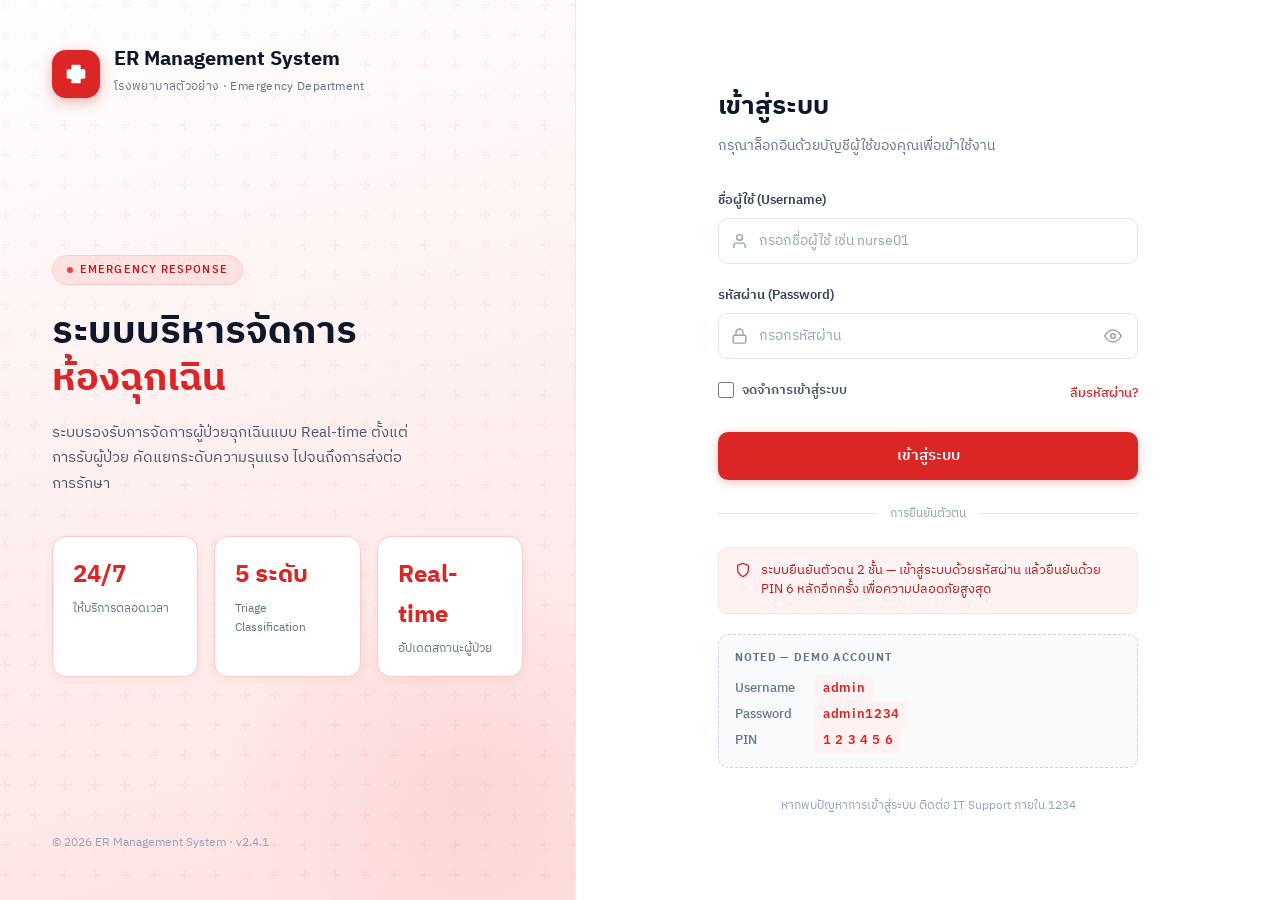
<file: Index.html>
<!DOCTYPE html>
<html lang="th">
<head>
  <meta charset="UTF-8" />
  <meta name="viewport" content="width=device-width, initial-scale=1.0" />
  <title>ER System — เข้าสู่ระบบ</title>
  <link rel="preconnect" href="https://fonts.googleapis.com" />
  <link rel="preconnect" href="https://fonts.gstatic.com" crossorigin />
  <link href="https://fonts.googleapis.com/css2?family=IBM+Plex+Sans+Thai:wght@300;400;500;600;700&family=IBM+Plex+Sans:wght@300;400;500;600;700&display=swap" rel="stylesheet" />
  <link rel="stylesheet" href="style.css" />
</head>
<body data-page="login">

  <!-- ── Left Panel ─────────────────────────── -->
  <aside class="panel-left">
    <div class="brand">
      <div class="brand-icon">
        <svg viewBox="0 0 24 24" xmlns="http://www.w3.org/2000/svg">
          <path d="M19 8h-3V5a1 1 0 0 0-1-1H9a1 1 0 0 0-1 1v3H5a1 1 0 0 0-1 1v6a1 1 0 0 0 1 1h3v3a1 1 0 0 0 1 1h6a1 1 0 0 0 1-1v-3h3a1 1 0 0 0 1-1V9a1 1 0 0 0-1-1z"/>
        </svg>
      </div>
      <div class="brand-text">
        <h1>ER Management System</h1>
        <span>โรงพยาบาลตัวอย่าง · Emergency Department</span>
      </div>
    </div>

    <div class="hero-block">
      <div class="er-badge">
        <span class="dot"></span>
        Emergency Response
      </div>
      <h2>ระบบบริหารจัดการ<br/><span class="text-red">ห้องฉุกเฉิน</span></h2>
      <p>ระบบรองรับการจัดการผู้ป่วยฉุกเฉินแบบ Real-time ตั้งแต่การรับผู้ป่วย คัดแยกระดับความรุนแรง ไปจนถึงการส่งต่อการรักษา</p>

      <div class="stat-row">
        <div class="stat-item">
          <div class="num">24/7</div>
          <div class="label">ให้บริการตลอดเวลา</div>
        </div>
        <div class="stat-item">
          <div class="num">5 ระดับ</div>
          <div class="label">Triage Classification</div>
        </div>
        <div class="stat-item">
          <div class="num">Real-time</div>
          <div class="label">อัปเดตสถานะผู้ป่วย</div>
        </div>
      </div>
    </div>

    <div class="left-footer">&copy; 2026 ER Management System · v2.4.1</div>
  </aside>

  <!-- ── Right Panel ─────────────────────────── -->
  <main class="panel-right">
    <div class="login-card">

      <div class="login-header">
        <h3>เข้าสู่ระบบ</h3>
        <p>กรุณาล็อกอินด้วยบัญชีผู้ใช้ของคุณเพื่อเข้าใช้งาน</p>
      </div>

      <!-- Alert -->
      <div class="alert error" id="alertError">
        <svg xmlns="http://www.w3.org/2000/svg" width="16" height="16" viewBox="0 0 24 24" fill="none" stroke="currentColor" stroke-width="2" stroke-linecap="round" stroke-linejoin="round">
          <circle cx="12" cy="12" r="10"/><line x1="12" y1="8" x2="12" y2="12"/><line x1="12" y1="16" x2="12.01" y2="16"/>
        </svg>
        <span id="alertErrorMsg">ชื่อผู้ใช้หรือรหัสผ่านไม่ถูกต้อง</span>
      </div>

      <!-- Login Form -->
      <form id="loginForm" novalidate>
        <div class="form-group">
          <label for="username">ชื่อผู้ใช้ (Username)</label>
          <div class="input-wrap">
            <svg class="input-icon" xmlns="http://www.w3.org/2000/svg" viewBox="0 0 24 24" fill="none" stroke="currentColor" stroke-width="2" stroke-linecap="round" stroke-linejoin="round">
              <path d="M20 21v-2a4 4 0 0 0-4-4H8a4 4 0 0 0-4 4v2"/><circle cx="12" cy="7" r="4"/>
            </svg>
            <input type="text" id="username" name="username" placeholder="กรอกชื่อผู้ใช้ เช่น nurse01" autocomplete="username" spellcheck="false" />
          </div>
          <div class="field-error" id="usernameError">กรุณากรอกชื่อผู้ใช้</div>
        </div>

        <div class="form-group">
          <label for="password">รหัสผ่าน (Password)</label>
          <div class="input-wrap">
            <svg class="input-icon" xmlns="http://www.w3.org/2000/svg" viewBox="0 0 24 24" fill="none" stroke="currentColor" stroke-width="2" stroke-linecap="round" stroke-linejoin="round">
              <rect x="3" y="11" width="18" height="11" rx="2" ry="2"/><path d="M7 11V7a5 5 0 0 1 10 0v4"/>
            </svg>
            <input type="password" id="password" name="password" placeholder="กรอกรหัสผ่าน" autocomplete="current-password" />
            <button type="button" class="toggle-pw" id="togglePw" tabindex="-1" aria-label="แสดง/ซ่อนรหัสผ่าน">
              <svg id="eyeIcon" xmlns="http://www.w3.org/2000/svg" width="18" height="18" viewBox="0 0 24 24" fill="none" stroke="currentColor" stroke-width="2" stroke-linecap="round" stroke-linejoin="round">
                <path d="M1 12s4-8 11-8 11 8 11 8-4 8-11 8-11-8-11-8z"/><circle cx="12" cy="12" r="3"/>
              </svg>
            </button>
          </div>
          <div class="field-error" id="passwordError">กรุณากรอกรหัสผ่าน</div>
        </div>

        <div class="options-row">
          <label class="checkbox-label">
            <input type="checkbox" id="remember" />
            จดจำการเข้าสู่ระบบ
          </label>
          <a href="#" class="forgot-link" id="forgotLink">ลืมรหัสผ่าน?</a>
        </div>

        <button type="submit" class="btn-login" id="btnLogin">
          <span class="btn-text">เข้าสู่ระบบ</span>
          <span class="spinner"></span>
        </button>
      </form>

      <div class="divider"><span>การยืนยันตัวตน</span></div>

      <div class="auth-info">
        <svg xmlns="http://www.w3.org/2000/svg" viewBox="0 0 24 24" fill="none" stroke="currentColor" stroke-width="2" stroke-linecap="round" stroke-linejoin="round">
          <path d="M12 22s8-4 8-10V5l-8-3-8 3v7c0 6 8 10 8 10z"/>
        </svg>
        <p>ระบบยืนยันตัวตน 2 ชั้น — เข้าสู่ระบบด้วยรหัสผ่าน แล้วยืนยันด้วย PIN 6 หลักอีกครั้ง เพื่อความปลอดภัยสูงสุด</p>
      </div>

      <!-- Note -->
      <div class="note-password">
        <div class="note-title">Noted — Demo Account</div>
        <div class="note-row">
          <span class="note-label">Username</span>
          <span class="note-value">admin</span>
        </div>
        <div class="note-row">
          <span class="note-label">Password</span>
          <span class="note-value">admin1234</span>
        </div>
        <div class="note-row">
          <span class="note-label">PIN</span>
          <span class="note-value">1 2 3 4 5 6</span>
        </div>
      </div>

      <div class="login-footer">หากพบปัญหาการเข้าสู่ระบบ ติดต่อ IT Support ภายใน 1234</div>
    </div>
  </main>

  <!-- ── PIN Modal ─────────────────────────── -->
  <div class="modal-overlay" id="pinModal">
    <div class="modal">
      <button type="button" class="modal-close" id="modalClose">
        <svg xmlns="http://www.w3.org/2000/svg" width="18" height="18" viewBox="0 0 24 24" fill="none" stroke="currentColor" stroke-width="2" stroke-linecap="round" stroke-linejoin="round">
          <line x1="18" y1="6" x2="6" y2="18"/><line x1="6" y1="6" x2="18" y2="18"/>
        </svg>
      </button>

      <!-- PIN Form -->
      <div class="modal-form" id="modalForm">
        <div class="modal-icon">
          <svg xmlns="http://www.w3.org/2000/svg" viewBox="0 0 24 24" fill="none" stroke="currentColor" stroke-width="2" stroke-linecap="round" stroke-linejoin="round">
            <path d="M12 22s8-4 8-10V5l-8-3-8 3v7c0 6 8 10 8 10z"/>
          </svg>
        </div>

        <div class="modal-title">ยืนยันตัวตนด้วย PIN</div>
        <div class="modal-subtitle">กรอกรหัส PIN 6 หลักเพื่อเข้าสู่ระบบ</div>

        <div class="modal-user-wrap">
          <div class="modal-user-badge">
            <div class="user-avatar-sm">
              <svg xmlns="http://www.w3.org/2000/svg" viewBox="0 0 24 24" fill="none" stroke="currentColor" stroke-width="2.5" stroke-linecap="round" stroke-linejoin="round">
                <path d="M20 21v-2a4 4 0 0 0-4-4H8a4 4 0 0 0-4 4v2"/><circle cx="12" cy="7" r="4"/>
              </svg>
            </div>
            <span id="modalUsername">admin</span>
          </div>
        </div>

        <div class="pin-wrap" id="pinWrap">
          <input type="text" inputmode="numeric" maxlength="6" class="pin-hidden-input" id="pinHiddenInput" autocomplete="off" />
          <div class="pin-boxes" id="pinBoxes">
            <div class="pin-box" data-index="0"></div>
            <div class="pin-box" data-index="1"></div>
            <div class="pin-box" data-index="2"></div>
            <div class="pin-box" data-index="3"></div>
            <div class="pin-box" data-index="4"></div>
            <div class="pin-box" data-index="5"></div>
          </div>
        </div>

        <div class="pin-feedback">
          <div class="pin-error" id="pinError"></div>
          <div class="pin-hint" id="pinHint">กด Backspace เพื่อลบ · วาง PIN ได้</div>
        </div>

        <button type="button" class="btn-verify" id="btnVerify" disabled>
          <span class="btn-text">ยืนยัน PIN</span>
          <span class="spinner"></span>
        </button>

        <div class="modal-footer-hint">กด Esc เพื่อย้อนกลับ</div>
      </div>

      <!-- Success State -->
      <div class="modal-success" id="modalSuccess">
        <div class="modal-icon success-icon">
          <svg xmlns="http://www.w3.org/2000/svg" viewBox="0 0 24 24" fill="none" stroke="currentColor" stroke-width="2.5" stroke-linecap="round" stroke-linejoin="round">
            <polyline points="20 6 9 17 4 12"/>
          </svg>
        </div>
        <div class="modal-title">ยืนยันตัวตนสำเร็จ</div>
        <div class="success-msg">เข้าสู่ระบบสำเร็จ</div>
        <div class="success-redirect">กำลังนำคุณไปยังหน้า Dashboard...</div>
        <div class="success-loader"></div>
      </div>
    </div>
  </div>

  <!-- ── Forgot Password Modal ───────────── -->
  <div class="modal-overlay forgot-modal" id="forgotModal">
    <div class="modal">
      <button type="button" class="modal-close" id="forgotClose">
        <svg xmlns="http://www.w3.org/2000/svg" width="18" height="18" viewBox="0 0 24 24" fill="none" stroke="currentColor" stroke-width="2" stroke-linecap="round" stroke-linejoin="round">
          <line x1="18" y1="6" x2="6" y2="18"/><line x1="6" y1="6" x2="18" y2="18"/>
        </svg>
      </button>

      <!-- Forgot Form -->
      <div class="forgot-form" id="forgotForm">
        <div class="modal-icon">
          <svg xmlns="http://www.w3.org/2000/svg" viewBox="0 0 24 24" fill="none" stroke="currentColor" stroke-width="2" stroke-linecap="round" stroke-linejoin="round">
            <rect x="3" y="11" width="18" height="11" rx="2" ry="2"/><path d="M7 11V7a5 5 0 0 1 10 0v4"/>
          </svg>
        </div>

        <div class="modal-title">ลืมรหัสผ่าน</div>
        <div class="modal-subtitle">กรอกชื่อผู้ใช้หรืออีเมลเพื่อรับลิงก์รีเซ็ตรหัสผ่าน</div>

        <div class="forgot-form-group">
          <label for="forgotUsername">ชื่อผู้ใช้ หรือ อีเมล</label>
          <div class="forgot-input-wrap">
            <svg xmlns="http://www.w3.org/2000/svg" viewBox="0 0 24 24" fill="none" stroke="currentColor" stroke-width="2" stroke-linecap="round" stroke-linejoin="round">
              <path d="M20 21v-2a4 4 0 0 0-4-4H8a4 4 0 0 0-4 4v2"/><circle cx="12" cy="7" r="4"/>
            </svg>
            <input type="text" class="forgot-input" id="forgotUsername" placeholder="กรอกชื่อผู้ใช้ หรือ อีเมล" autocomplete="username" spellcheck="false" />
          </div>
          <div class="forgot-field-error" id="forgotError">กรุณากรอกชื่อผู้ใช้หรืออีเมล</div>
        </div>

        <button type="button" class="btn-forgot" id="btnForgot">
          <span class="btn-text">ส่งลิงก์รีเซ็ตรหัสผ่าน</span>
          <span class="spinner"></span>
        </button>

        <button type="button" class="forgot-back" id="forgotBack">
          <svg xmlns="http://www.w3.org/2000/svg" viewBox="0 0 24 24" fill="none" stroke="currentColor" stroke-width="2" stroke-linecap="round" stroke-linejoin="round">
            <polyline points="15 18 9 12 15 6"/>
          </svg>
          กลับไปหน้าเข้าสู่ระบบ
        </button>
      </div>

      <!-- Forgot Success -->
      <div class="forgot-success" id="forgotSuccess">
        <div class="modal-icon success-icon">
          <svg xmlns="http://www.w3.org/2000/svg" viewBox="0 0 24 24" fill="none" stroke="currentColor" stroke-width="2" stroke-linecap="round" stroke-linejoin="round">
            <path d="M4 4h16c1.1 0 2 .9 2 2v12c0 1.1-.9 2-2 2H4c-1.1 0-2-.9-2-2V6c0-1.1.9-2 2-2z"/><polyline points="22,6 12,13 2,6"/>
          </svg>
        </div>
        <div class="modal-title">ส่งลิงก์เรียบร้อยแล้ว</div>
        <div class="modal-subtitle">กรุณาตรวจสอบอีเมลของคุณ</div>

        <div class="forgot-email-sent" id="forgotSentTo">
          <svg xmlns="http://www.w3.org/2000/svg" width="14" height="14" viewBox="0 0 24 24" fill="none" stroke="currentColor" stroke-width="2" stroke-linecap="round" stroke-linejoin="round">
            <polyline points="20 6 9 17 4 12"/>
          </svg>
          <span id="forgotSentEmail">admin</span>
        </div>

        <p class="forgot-success-note">ลิงก์รีเซ็ตรหัสผ่านจะถูกส่งไปยังอีเมลที่ผูกกับบัญชี<br/>ลิงก์จะหมดอายุภายใน 15 นาที</p>

        <button type="button" class="btn-back-login" id="btnBackLogin">
          <svg xmlns="http://www.w3.org/2000/svg" viewBox="0 0 24 24" fill="none" stroke="currentColor" stroke-width="2" stroke-linecap="round" stroke-linejoin="round">
            <polyline points="15 18 9 12 15 6"/>
          </svg>
          กลับไปหน้าเข้าสู่ระบบ
        </button>
      </div>
    </div>
  </div>

  <script src="data.js"></script>
<script src="script.js"></script>
</body>
</html>
</file>
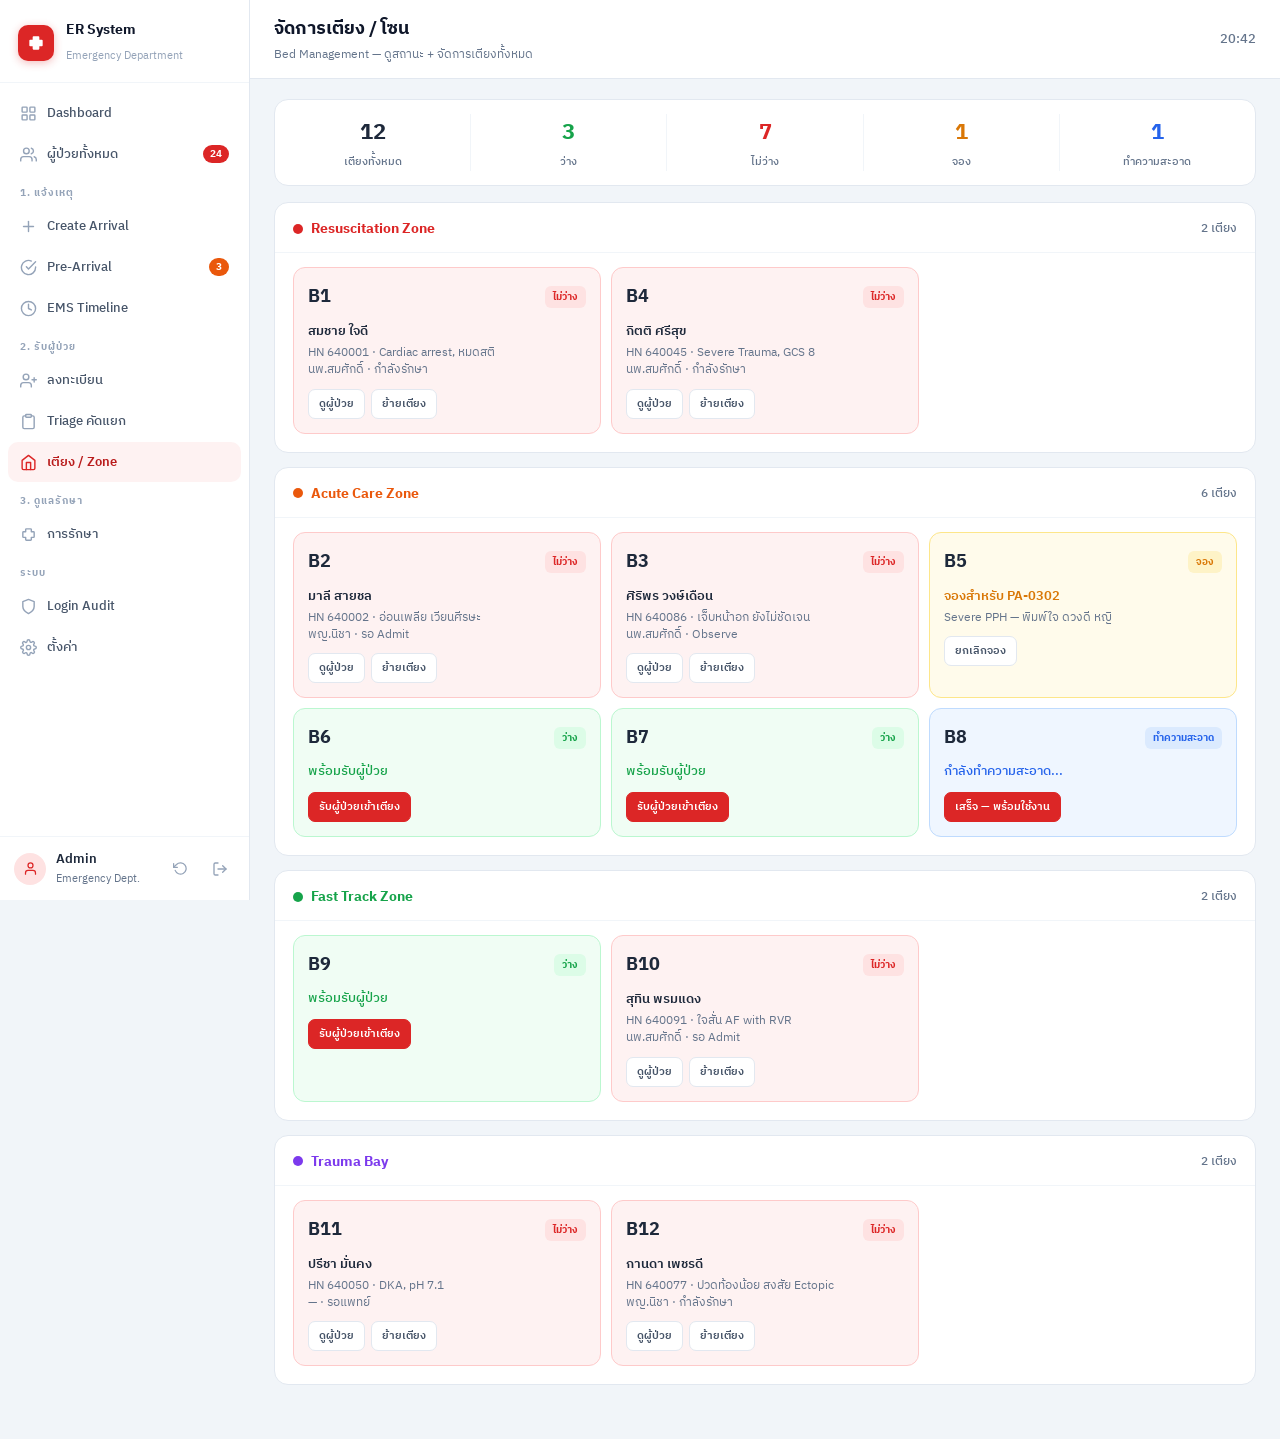
<file: bed-management.html>
<!DOCTYPE html>
<html lang="th">
<head>
  <meta charset="UTF-8" />
  <meta name="viewport" content="width=device-width, initial-scale=1.0" />
  <title>ER — จัดการเตียง / โซน</title>
  <link rel="preconnect" href="https://fonts.googleapis.com" />
  <link rel="preconnect" href="https://fonts.gstatic.com" crossorigin />
  <link href="https://fonts.googleapis.com/css2?family=IBM+Plex+Sans+Thai:wght@300;400;500;600;700&family=IBM+Plex+Sans:wght@300;400;500;600;700&display=swap" rel="stylesheet" />
  <link rel="stylesheet" href="style.css" />
</head>
<body data-page="bedmgmt">

<div class="sb-overlay" id="sbOverlay"></div>

<!-- ── Sidebar ── -->
<aside class="sidebar" id="sidebar">
  <div class="sb-brand">
    <div class="sb-logo"><svg viewBox="0 0 24 24"><path d="M19 8h-3V5a1 1 0 0 0-1-1H9a1 1 0 0 0-1 1v3H5a1 1 0 0 0-1 1v6a1 1 0 0 0 1 1h3v3a1 1 0 0 0 1 1h6a1 1 0 0 0 1-1v-3h3a1 1 0 0 0 1-1V9a1 1 0 0 0-1-1z"/></svg></div>
    <div class="sb-brand-text"><h1>ER System</h1><span>Emergency Department</span></div>
  </div>
        <nav class="sb-nav">
    <a class="sb-item" href="dashboard.html">
      <svg viewBox="0 0 24 24" fill="none" stroke="currentColor" stroke-width="2" stroke-linecap="round" stroke-linejoin="round"><rect x="3" y="3" width="7" height="7" rx="1"/><rect x="14" y="3" width="7" height="7" rx="1"/><rect x="3" y="14" width="7" height="7" rx="1"/><rect x="14" y="14" width="7" height="7" rx="1"/></svg>
      Dashboard
    </a>
    <a class="sb-item" href="patient-list.html">
      <svg viewBox="0 0 24 24" fill="none" stroke="currentColor" stroke-width="2" stroke-linecap="round" stroke-linejoin="round"><path d="M17 21v-2a4 4 0 0 0-4-4H5a4 4 0 0 0-4 4v2"/><circle cx="9" cy="7" r="4"/><path d="M23 21v-2a4 4 0 0 0-3-3.87"/><path d="M16 3.13a4 4 0 0 1 0 7.75"/></svg>
      ผู้ป่วยทั้งหมด
      <span class="sb-badge">24</span>
    </a>

    <div class="sb-label">1. แจ้งเหตุ</div>
    <a class="sb-item" href="#" id="createPAFromSidebar">
      <svg viewBox="0 0 24 24" fill="none" stroke="currentColor" stroke-width="2" stroke-linecap="round" stroke-linejoin="round"><line x1="12" y1="5" x2="12" y2="19"/><line x1="5" y1="12" x2="19" y2="12"/></svg>
      Create Arrival
    </a>
    <a class="sb-item" href="#" id="openPreArrival">
      <svg viewBox="0 0 24 24" fill="none" stroke="currentColor" stroke-width="2" stroke-linecap="round" stroke-linejoin="round"><path d="M22 11.08V12a10 10 0 1 1-5.93-9.14"/><polyline points="22 4 12 14.01 9 11.01"/></svg>
      Pre-Arrival
      <span class="sb-badge" style="background:var(--orange)">3</span>
    </a>
    <a class="sb-item" href="#" id="openEmsFromSidebar">
      <svg viewBox="0 0 24 24" fill="none" stroke="currentColor" stroke-width="2" stroke-linecap="round" stroke-linejoin="round"><circle cx="12" cy="12" r="10"/><polyline points="12 6 12 12 16 14"/></svg>
      EMS Timeline
    </a>

    <div class="sb-label">2. รับผู้ป่วย</div>
    <a class="sb-item" href="registration.html">
      <svg viewBox="0 0 24 24" fill="none" stroke="currentColor" stroke-width="2" stroke-linecap="round" stroke-linejoin="round"><path d="M16 21v-2a4 4 0 0 0-4-4H5a4 4 0 0 0-4 4v2"/><circle cx="8.5" cy="7" r="4"/><line x1="20" y1="8" x2="20" y2="14"/><line x1="23" y1="11" x2="17" y2="11"/></svg>
      ลงทะเบียน
    </a>
    <a class="sb-item" href="triage.html">
      <svg viewBox="0 0 24 24" fill="none" stroke="currentColor" stroke-width="2" stroke-linecap="round" stroke-linejoin="round"><path d="M16 4h2a2 2 0 0 1 2 2v14a2 2 0 0 1-2 2H6a2 2 0 0 1-2-2V6a2 2 0 0 1 2-2h2"/><rect x="8" y="2" width="8" height="4" rx="1"/></svg>
      Triage คัดแยก
    </a>
    <a class="sb-item active" href="bed-management.html">
      <svg viewBox="0 0 24 24" fill="none" stroke="currentColor" stroke-width="2" stroke-linecap="round" stroke-linejoin="round"><path d="M3 9l9-7 9 7v11a2 2 0 0 1-2 2H5a2 2 0 0 1-2-2z"/><polyline points="9 22 9 12 15 12 15 22"/></svg>
      เตียง / Zone
    </a>

    <div class="sb-label">3. ดูแลรักษา</div>
    <a class="sb-item" href="patient-profile.html?tab=orders">
      <svg viewBox="0 0 24 24" fill="none" stroke="currentColor" stroke-width="2" stroke-linecap="round" stroke-linejoin="round"><path d="M19 8h-3V5a1 1 0 0 0-1-1H9a1 1 0 0 0-1 1v3H5a1 1 0 0 0-1 1v6a1 1 0 0 0 1 1h3v3a1 1 0 0 0 1 1h6a1 1 0 0 0 1-1v-3h3a1 1 0 0 0 1-1V9a1 1 0 0 0-1-1z"/></svg>
      การรักษา
    </a>

    <div class="sb-label">ระบบ</div>
    <a class="sb-item" href="#" id="openAuditModal">
      <svg viewBox="0 0 24 24" fill="none" stroke="currentColor" stroke-width="2" stroke-linecap="round" stroke-linejoin="round"><path d="M12 22s8-4 8-10V5l-8-3-8 3v7c0 6 8 10 8 10z"/></svg>
      Login Audit
    </a>
    <a class="sb-item" href="#">
      <svg viewBox="0 0 24 24" fill="none" stroke="currentColor" stroke-width="2" stroke-linecap="round" stroke-linejoin="round"><circle cx="12" cy="12" r="3"/><path d="M19.4 15a1.65 1.65 0 0 0 .33 1.82l.06.06a2 2 0 0 1-2.83 2.83l-.06-.06a1.65 1.65 0 0 0-1.82-.33 1.65 1.65 0 0 0-1 1.51V21a2 2 0 0 1-4 0v-.09A1.65 1.65 0 0 0 9 19.4a1.65 1.65 0 0 0-1.82.33l-.06.06a2 2 0 0 1-2.83-2.83l.06-.06A1.65 1.65 0 0 0 4.68 15a1.65 1.65 0 0 0-1.51-1H3a2 2 0 0 1 0-4h.09A1.65 1.65 0 0 0 4.6 9a1.65 1.65 0 0 0-.33-1.82l-.06-.06a2 2 0 0 1 2.83-2.83l.06.06A1.65 1.65 0 0 0 9 4.68a1.65 1.65 0 0 0 1-1.51V3a2 2 0 0 1 4 0v.09a1.65 1.65 0 0 0 1 1.51 1.65 1.65 0 0 0 1.82-.33l.06-.06a2 2 0 0 1 2.83 2.83l-.06.06A1.65 1.65 0 0 0 19.4 9a1.65 1.65 0 0 0 1.51 1H21a2 2 0 0 1 0 4h-.09a1.65 1.65 0 0 0-1.51 1z"/></svg>
      ตั้งค่า
    </a>
  </nav>
  <div class="sb-footer">
    <div class="sb-avatar"><svg viewBox="0 0 24 24" fill="none" stroke="currentColor" stroke-width="2" stroke-linecap="round" stroke-linejoin="round"><path d="M20 21v-2a4 4 0 0 0-4-4H8a4 4 0 0 0-4 4v2"/><circle cx="12" cy="7" r="4"/></svg></div>
    <div class="sb-user"><div class="name">Admin</div><div class="role">Emergency Dept.</div></div>
    <button class="sb-reset" id="resetDemoBtn" title="Reset Demo Data"><svg viewBox="0 0 24 24" fill="none" stroke="currentColor" stroke-width="2" stroke-linecap="round" stroke-linejoin="round"><polyline points="1 4 1 10 7 10"/><path d="M3.51 15a9 9 0 1 0 2.13-9.36L1 10"/></svg></button>
    <a href="Index.html" class="sb-logout" title="ออกจากระบบ"><svg viewBox="0 0 24 24" fill="none" stroke="currentColor" stroke-width="2" stroke-linecap="round" stroke-linejoin="round"><path d="M9 21H5a2 2 0 0 1-2-2V5a2 2 0 0 1 2-2h4"/><polyline points="16 17 21 12 16 7"/><line x1="21" y1="12" x2="9" y2="12"/></svg></a>
  </div>
</aside>

<!-- ── Main ── -->
<div class="main">
  <header class="hdr">
    <div class="hdr-left">
      <button class="menu-btn" id="menuBtn"><svg viewBox="0 0 24 24" fill="none" stroke="currentColor" stroke-width="2" stroke-linecap="round" stroke-linejoin="round"><line x1="3" y1="12" x2="21" y2="12"/><line x1="3" y1="6" x2="21" y2="6"/><line x1="3" y1="18" x2="21" y2="18"/></svg></button>
      <div><h2>จัดการเตียง / โซน</h2><p>Bed Management — ดูสถานะ + จัดการเตียงทั้งหมด</p></div>
    </div>
    <div class="hdr-right"><span class="hdr-time" id="clock">14:32</span></div>
  </header>

  <div class="content">

    <!-- Summary (rendered by JS) -->
    <div class="pl-summary" style="margin-bottom:16px;" id="bmSummary">
      <div class="pl-stat"><div class="pl-stat-num" style="color:var(--slate-800);">12</div><div class="pl-stat-label">เตียงทั้งหมด</div></div>
      <div class="pl-stat"><div class="pl-stat-num" style="color:var(--green);">0</div><div class="pl-stat-label">ว่าง</div></div>
      <div class="pl-stat"><div class="pl-stat-num" style="color:var(--red-600);">0</div><div class="pl-stat-label">ไม่ว่าง</div></div>
      <div class="pl-stat"><div class="pl-stat-num" style="color:var(--warn);">0</div><div class="pl-stat-label">จอง</div></div>
      <div class="pl-stat"><div class="pl-stat-num" style="color:var(--blue);">0</div><div class="pl-stat-label">ทำความสะอาด</div></div>
    </div>

    <!-- All Zones (rendered by JS from ERStore) -->
    <div id="bmZonesContainer">
      <!-- JS renders all zones + beds here -->
    </div>

  </div>
</div>

<div class="toast-container" id="toastContainer"></div>

<!-- ── Patient View Modal (Bed Page) ── -->
<div class="sub-overlay" id="bedPatientModal">
  <div class="sub-box sub-wide">
    <div class="sub-hd">
      <h4 id="bpTitle">ข้อมูลผู้ป่วย</h4>
      <button class="assign-close" id="closeBpModal">
        <svg xmlns="http://www.w3.org/2000/svg" width="16" height="16" viewBox="0 0 24 24" fill="none" stroke="currentColor" stroke-width="2" stroke-linecap="round" stroke-linejoin="round"><line x1="18" y1="6" x2="6" y2="18"/><line x1="6" y1="6" x2="18" y2="18"/></svg>
      </button>
    </div>
    <div class="sub-body" id="bpBody">
      <!-- filled by JS -->
    </div>
  </div>
</div>

<script src="data.js"></script>
<script src="script.js"></script>
</body>
</html>
</file>
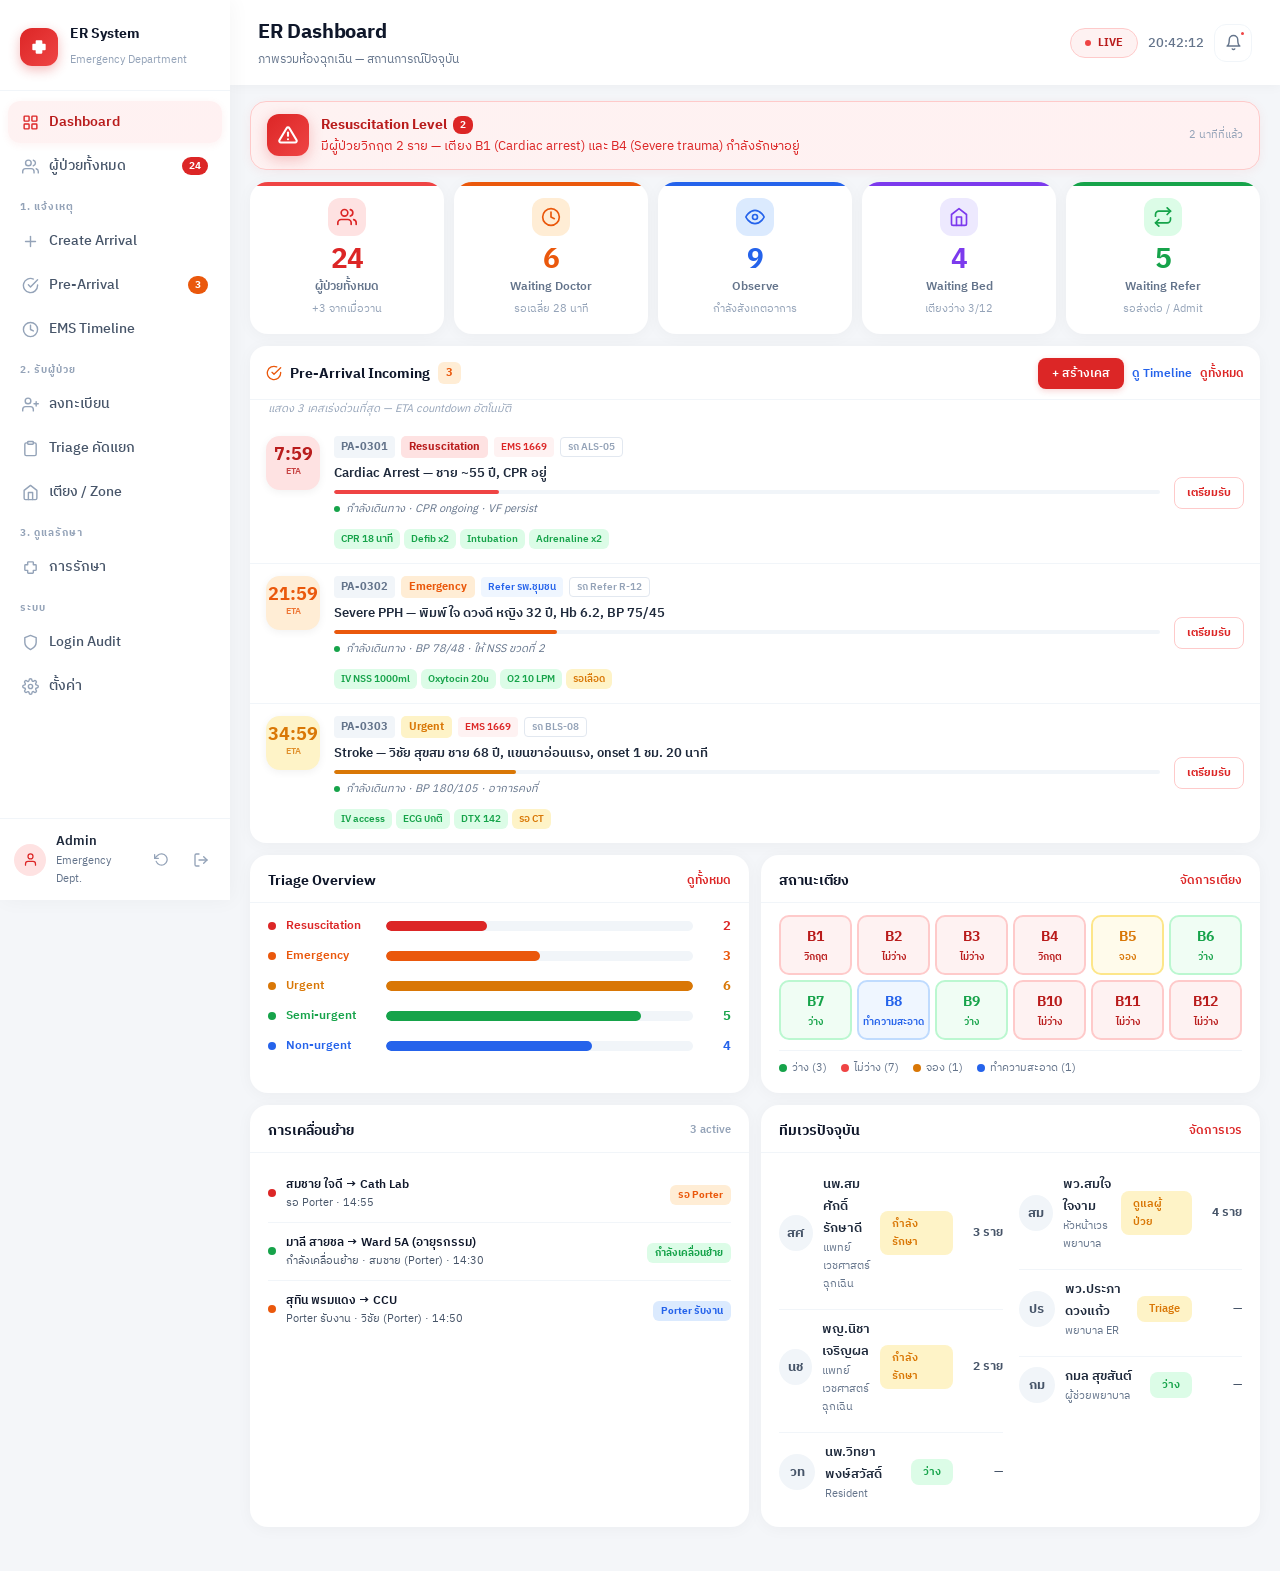
<file: dashboard.html>
<!DOCTYPE html>
<html lang="th">
<head>
  <meta charset="UTF-8" />
  <meta name="viewport" content="width=device-width, initial-scale=1.0" />
  <title>ER Dashboard — ภาพรวมห้องฉุกเฉิน</title>
  <link rel="preconnect" href="https://fonts.googleapis.com" />
  <link rel="preconnect" href="https://fonts.gstatic.com" crossorigin />
  <link href="https://fonts.googleapis.com/css2?family=IBM+Plex+Sans+Thai:wght@300;400;500;600;700&family=IBM+Plex+Sans:wght@300;400;500;600;700&display=swap" rel="stylesheet" />
  <link rel="stylesheet" href="style.css" />
</head>
<body data-page="dashboard">

<div class="sb-overlay" id="sbOverlay"></div>

<!-- ── Sidebar ──────────────── -->
<aside class="sidebar" id="sidebar">
  <div class="sb-brand">
    <div class="sb-logo">
      <svg viewBox="0 0 24 24"><path d="M19 8h-3V5a1 1 0 0 0-1-1H9a1 1 0 0 0-1 1v3H5a1 1 0 0 0-1 1v6a1 1 0 0 0 1 1h3v3a1 1 0 0 0 1 1h6a1 1 0 0 0 1-1v-3h3a1 1 0 0 0 1-1V9a1 1 0 0 0-1-1z"/></svg>
    </div>
    <div class="sb-brand-text">
      <h1>ER System</h1>
      <span>Emergency Department</span>
    </div>
  </div>

        <nav class="sb-nav">
    <a class="sb-item active" href="dashboard.html">
      <svg viewBox="0 0 24 24" fill="none" stroke="currentColor" stroke-width="2" stroke-linecap="round" stroke-linejoin="round"><rect x="3" y="3" width="7" height="7" rx="1"/><rect x="14" y="3" width="7" height="7" rx="1"/><rect x="3" y="14" width="7" height="7" rx="1"/><rect x="14" y="14" width="7" height="7" rx="1"/></svg>
      Dashboard
    </a>
    <a class="sb-item" href="patient-list.html">
      <svg viewBox="0 0 24 24" fill="none" stroke="currentColor" stroke-width="2" stroke-linecap="round" stroke-linejoin="round"><path d="M17 21v-2a4 4 0 0 0-4-4H5a4 4 0 0 0-4 4v2"/><circle cx="9" cy="7" r="4"/><path d="M23 21v-2a4 4 0 0 0-3-3.87"/><path d="M16 3.13a4 4 0 0 1 0 7.75"/></svg>
      ผู้ป่วยทั้งหมด
      <span class="sb-badge">24</span>
    </a>

    <div class="sb-label">1. แจ้งเหตุ</div>
    <a class="sb-item" href="#" id="createPAFromSidebar">
      <svg viewBox="0 0 24 24" fill="none" stroke="currentColor" stroke-width="2" stroke-linecap="round" stroke-linejoin="round"><line x1="12" y1="5" x2="12" y2="19"/><line x1="5" y1="12" x2="19" y2="12"/></svg>
      Create Arrival
    </a>
    <a class="sb-item" href="#" id="openPreArrival">
      <svg viewBox="0 0 24 24" fill="none" stroke="currentColor" stroke-width="2" stroke-linecap="round" stroke-linejoin="round"><path d="M22 11.08V12a10 10 0 1 1-5.93-9.14"/><polyline points="22 4 12 14.01 9 11.01"/></svg>
      Pre-Arrival
      <span class="sb-badge" style="background:var(--orange)">3</span>
    </a>
    <a class="sb-item" href="#" id="openEmsFromSidebar">
      <svg viewBox="0 0 24 24" fill="none" stroke="currentColor" stroke-width="2" stroke-linecap="round" stroke-linejoin="round"><circle cx="12" cy="12" r="10"/><polyline points="12 6 12 12 16 14"/></svg>
      EMS Timeline
    </a>

    <div class="sb-label">2. รับผู้ป่วย</div>
    <a class="sb-item" href="registration.html">
      <svg viewBox="0 0 24 24" fill="none" stroke="currentColor" stroke-width="2" stroke-linecap="round" stroke-linejoin="round"><path d="M16 21v-2a4 4 0 0 0-4-4H5a4 4 0 0 0-4 4v2"/><circle cx="8.5" cy="7" r="4"/><line x1="20" y1="8" x2="20" y2="14"/><line x1="23" y1="11" x2="17" y2="11"/></svg>
      ลงทะเบียน
    </a>
    <a class="sb-item" href="triage.html">
      <svg viewBox="0 0 24 24" fill="none" stroke="currentColor" stroke-width="2" stroke-linecap="round" stroke-linejoin="round"><path d="M16 4h2a2 2 0 0 1 2 2v14a2 2 0 0 1-2 2H6a2 2 0 0 1-2-2V6a2 2 0 0 1 2-2h2"/><rect x="8" y="2" width="8" height="4" rx="1"/></svg>
      Triage คัดแยก
    </a>
    <a class="sb-item" href="bed-management.html">
      <svg viewBox="0 0 24 24" fill="none" stroke="currentColor" stroke-width="2" stroke-linecap="round" stroke-linejoin="round"><path d="M3 9l9-7 9 7v11a2 2 0 0 1-2 2H5a2 2 0 0 1-2-2z"/><polyline points="9 22 9 12 15 12 15 22"/></svg>
      เตียง / Zone
    </a>

    <div class="sb-label">3. ดูแลรักษา</div>
    <a class="sb-item" href="patient-profile.html?tab=orders">
      <svg viewBox="0 0 24 24" fill="none" stroke="currentColor" stroke-width="2" stroke-linecap="round" stroke-linejoin="round"><path d="M19 8h-3V5a1 1 0 0 0-1-1H9a1 1 0 0 0-1 1v3H5a1 1 0 0 0-1 1v6a1 1 0 0 0 1 1h3v3a1 1 0 0 0 1 1h6a1 1 0 0 0 1-1v-3h3a1 1 0 0 0 1-1V9a1 1 0 0 0-1-1z"/></svg>
      การรักษา
    </a>

    <div class="sb-label">ระบบ</div>
    <a class="sb-item" href="#" id="openAuditModal">
      <svg viewBox="0 0 24 24" fill="none" stroke="currentColor" stroke-width="2" stroke-linecap="round" stroke-linejoin="round"><path d="M12 22s8-4 8-10V5l-8-3-8 3v7c0 6 8 10 8 10z"/></svg>
      Login Audit
    </a>
    <a class="sb-item" href="#">
      <svg viewBox="0 0 24 24" fill="none" stroke="currentColor" stroke-width="2" stroke-linecap="round" stroke-linejoin="round"><circle cx="12" cy="12" r="3"/><path d="M19.4 15a1.65 1.65 0 0 0 .33 1.82l.06.06a2 2 0 0 1-2.83 2.83l-.06-.06a1.65 1.65 0 0 0-1.82-.33 1.65 1.65 0 0 0-1 1.51V21a2 2 0 0 1-4 0v-.09A1.65 1.65 0 0 0 9 19.4a1.65 1.65 0 0 0-1.82.33l-.06.06a2 2 0 0 1-2.83-2.83l.06-.06A1.65 1.65 0 0 0 4.68 15a1.65 1.65 0 0 0-1.51-1H3a2 2 0 0 1 0-4h.09A1.65 1.65 0 0 0 4.6 9a1.65 1.65 0 0 0-.33-1.82l-.06-.06a2 2 0 0 1 2.83-2.83l.06.06A1.65 1.65 0 0 0 9 4.68a1.65 1.65 0 0 0 1-1.51V3a2 2 0 0 1 4 0v.09a1.65 1.65 0 0 0 1 1.51 1.65 1.65 0 0 0 1.82-.33l.06-.06a2 2 0 0 1 2.83 2.83l-.06.06A1.65 1.65 0 0 0 19.4 9a1.65 1.65 0 0 0 1.51 1H21a2 2 0 0 1 0 4h-.09a1.65 1.65 0 0 0-1.51 1z"/></svg>
      ตั้งค่า
    </a>
  </nav>

  <div class="sb-footer">
    <div class="sb-avatar">
      <svg viewBox="0 0 24 24" fill="none" stroke="currentColor" stroke-width="2" stroke-linecap="round" stroke-linejoin="round"><path d="M20 21v-2a4 4 0 0 0-4-4H8a4 4 0 0 0-4 4v2"/><circle cx="12" cy="7" r="4"/></svg>
    </div>
    <div class="sb-user">
      <div class="name">Admin</div>
      <div class="role">Emergency Dept.</div>
    </div>
    <button class="sb-reset" id="resetDemoBtn" title="Reset Demo Data"><svg viewBox="0 0 24 24" fill="none" stroke="currentColor" stroke-width="2" stroke-linecap="round" stroke-linejoin="round"><polyline points="1 4 1 10 7 10"/><path d="M3.51 15a9 9 0 1 0 2.13-9.36L1 10"/></svg></button>
    <a href="Index.html" class="sb-logout" title="ออกจากระบบ">
      <svg viewBox="0 0 24 24" fill="none" stroke="currentColor" stroke-width="2" stroke-linecap="round" stroke-linejoin="round"><path d="M9 21H5a2 2 0 0 1-2-2V5a2 2 0 0 1 2-2h4"/><polyline points="16 17 21 12 16 7"/><line x1="21" y1="12" x2="9" y2="12"/></svg>
    </a>
  </div>
</aside>

<!-- ── Main ─────────────────── -->
<div class="main">
  <header class="hdr">
    <div class="hdr-left">
      <button class="menu-btn" id="menuBtn">
        <svg viewBox="0 0 24 24" fill="none" stroke="currentColor" stroke-width="2" stroke-linecap="round" stroke-linejoin="round"><line x1="3" y1="12" x2="21" y2="12"/><line x1="3" y1="6" x2="21" y2="6"/><line x1="3" y1="18" x2="21" y2="18"/></svg>
      </button>
      <div>
        <h2>ER Dashboard</h2>
        <p>ภาพรวมห้องฉุกเฉิน — สถานการณ์ปัจจุบัน</p>
      </div>
    </div>
    <div class="hdr-right">
      <div class="hdr-live"><span class="live-dot"></span>LIVE</div>
      <span class="hdr-time" id="clock">14:32:05</span>
      <button class="hdr-btn" id="openAlertModal">
        <svg viewBox="0 0 24 24" fill="none" stroke="currentColor" stroke-width="2" stroke-linecap="round" stroke-linejoin="round"><path d="M18 8A6 6 0 0 0 6 8c0 7-3 9-3 9h18s-3-2-3-9"/><path d="M13.73 21a2 2 0 0 1-3.46 0"/></svg>
        <span class="dot"></span>
      </button>
    </div>
  </header>

  <div class="content">

    <!-- Alert Banner -->
    <div class="alert-banner" id="alertBannerBtn" style="cursor:pointer;">
      <div class="alert-icon">
        <svg viewBox="0 0 24 24" fill="none" stroke="currentColor" stroke-width="2.5" stroke-linecap="round" stroke-linejoin="round"><path d="M10.29 3.86L1.82 18a2 2 0 0 0 1.71 3h16.94a2 2 0 0 0 1.71-3L13.71 3.86a2 2 0 0 0-3.42 0z"/><line x1="12" y1="9" x2="12" y2="13"/><line x1="12" y1="17" x2="12.01" y2="17"/></svg>
      </div>
      <div class="alert-body">
        <div class="alert-title">Resuscitation Level <span class="count">2</span></div>
        <div class="alert-desc">มีผู้ป่วยวิกฤต 2 ราย — เตียง B1 (Cardiac arrest) และ B4 (Severe trauma) กำลังรักษาอยู่</div>
      </div>
      <div class="alert-time">2 นาทีที่แล้ว</div>
    </div>


    <!-- Overview Cards (clickable) -->
    <div class="overview-grid">
      <a href="patient-list.html" class="ov-card red" style="text-decoration:none;">
        <div class="ov-icon red">
          <svg viewBox="0 0 24 24" fill="none" stroke="currentColor" stroke-width="2" stroke-linecap="round" stroke-linejoin="round"><path d="M17 21v-2a4 4 0 0 0-4-4H5a4 4 0 0 0-4 4v2"/><circle cx="9" cy="7" r="4"/><path d="M23 21v-2a4 4 0 0 0-3-3.87"/><path d="M16 3.13a4 4 0 0 1 0 7.75"/></svg>
        </div>
        <div class="ov-num red">24</div>
        <div class="ov-label">ผู้ป่วยทั้งหมด</div>
        <div class="ov-sub">+3 จากเมื่อวาน</div>
      </a>

      <a href="patient-list.html?tab=doctor" class="ov-card orange" style="text-decoration:none;">
        <div class="ov-icon orange">
          <svg viewBox="0 0 24 24" fill="none" stroke="currentColor" stroke-width="2" stroke-linecap="round" stroke-linejoin="round"><circle cx="12" cy="12" r="10"/><polyline points="12 6 12 12 16 14"/></svg>
        </div>
        <div class="ov-num orange">6</div>
        <div class="ov-label">Waiting Doctor</div>
        <div class="ov-sub">รอเฉลี่ย 28 นาที</div>
      </a>

      <a href="patient-list.html?status=Observe" class="ov-card blue" style="text-decoration:none;">
        <div class="ov-icon blue">
          <svg viewBox="0 0 24 24" fill="none" stroke="currentColor" stroke-width="2" stroke-linecap="round" stroke-linejoin="round"><path d="M1 12s4-8 11-8 11 8 11 8-4 8-11 8-11-8-11-8z"/><circle cx="12" cy="12" r="3"/></svg>
        </div>
        <div class="ov-num blue">9</div>
        <div class="ov-label">Observe</div>
        <div class="ov-sub">กำลังสังเกตอาการ</div>
      </a>

      <a href="patient-list.html?status=รอเตียง" class="ov-card purple" style="text-decoration:none;">
        <div class="ov-icon purple">
          <svg viewBox="0 0 24 24" fill="none" stroke="currentColor" stroke-width="2" stroke-linecap="round" stroke-linejoin="round"><path d="M3 9l9-7 9 7v11a2 2 0 0 1-2 2H5a2 2 0 0 1-2-2z"/><polyline points="9 22 9 12 15 12 15 22"/></svg>
        </div>
        <div class="ov-num purple">4</div>
        <div class="ov-label">Waiting Bed</div>
        <div class="ov-sub">เตียงว่าง 3/12</div>
      </a>

      <a href="patient-list.html?status=รอ Admit" class="ov-card green" style="text-decoration:none;">
        <div class="ov-icon green">
          <svg viewBox="0 0 24 24" fill="none" stroke="currentColor" stroke-width="2" stroke-linecap="round" stroke-linejoin="round"><polyline points="17 1 21 5 17 9"/><path d="M3 11V9a4 4 0 0 1 4-4h14"/><polyline points="7 23 3 19 7 15"/><path d="M21 13v2a4 4 0 0 1-4 4H3"/></svg>
        </div>
        <div class="ov-num green">5</div>
        <div class="ov-label">Waiting Refer</div>
        <div class="ov-sub">รอส่งต่อ / Admit</div>
      </a>
    </div>

    <!-- Pre-Arrival Incoming -->
    <div class="pa-dash">
      <div class="pa-dash-hd">
        <h3 class="pa-dash-title">
          <svg viewBox="0 0 24 24" fill="none" stroke="currentColor" stroke-width="2" stroke-linecap="round" stroke-linejoin="round" style="width:16px;height:16px;color:var(--orange);"><path d="M22 11.08V12a10 10 0 1 1-5.93-9.14"/><polyline points="22 4 12 14.01 9 11.01"/></svg>
          Pre-Arrival Incoming
          <span class="pa-dash-count">3</span>
        </h3>
        <div style="display:flex;gap:8px;align-items:center;">
          <button class="ap-btn primary" id="createPreArrivalBtn" style="padding:6px 14px;font-size:12px;">+ สร้างเคส</button>
          <button class="card-link" id="openEmsFromDash" style="border:none;background:none;cursor:pointer;font-family:inherit;color:var(--blue);">ดู Timeline</button>
          <button class="card-link" id="openPreArrivalFromDash" style="border:none;background:none;cursor:pointer;font-family:inherit;">ดูทั้งหมด</button>
        </div>
      </div>
      <div style="font-size:11px;color:var(--slate-400);padding:0 18px 6px;"><em>แสดง 3 เคสเร่งด่วนที่สุด — ETA countdown อัตโนมัติ</em></div>
      <div class="pa-dash-list">
        <!-- Case 1 -->
        <div class="pa-mini critical" data-case-id="PA-0301" data-case-risk="Resuscitation" data-case-cc="Cardiac Arrest — ชาย ~55 ปี, CPR อยู่" data-case-eta="480" data-eta-total="600">
          <div class="pa-mini-left">
            <div class="pa-mini-eta-box critical">
              <div class="pa-mini-eta-num pa-countdown" data-seconds="480">8:00</div>
              <div class="pa-mini-eta-unit">ETA</div>
            </div>
          </div>
          <div class="pa-mini-body">
            <div class="pa-mini-top">
              <span class="pa-mini-case">PA-0301</span>
              <span class="pa-mini-risk critical">Resuscitation</span>
              <span class="pa-mini-source ems">EMS 1669</span>
              <span class="pa-mini-vehicle">รถ ALS-05</span>
            </div>
            <div class="pa-mini-title">Cardiac Arrest — ชาย ~55 ปี, CPR อยู่</div>
            <div class="pa-progress"><div class="pa-progress-bar" style="width:20%;"></div></div>
            <div class="pa-mini-status">
              <span class="pa-status-dot blink"></span>
              <span class="pa-status-text">กำลังเดินทาง · CPR ongoing · Lucas device on</span>
            </div>
            <div class="pa-mini-treats">
              <span class="pa-treat-tag done">CPR 18 นาที</span>
              <span class="pa-treat-tag done">Defib x2</span>
              <span class="pa-treat-tag done">Intubation</span>
              <span class="pa-treat-tag done">Adrenaline x2</span>
            </div>
          </div>
          <button class="pa-prep-btn" data-prep-case="PA-0301">เตรียมรับ</button>
        </div>
        <!-- Case 2 -->
        <div class="pa-mini emergency" data-case-id="PA-0302" data-case-risk="Emergency" data-case-cc="Severe PPH — พิมพ์ใจ ดวงดี หญิง 32 ปี" data-case-eta="1320" data-eta-total="1800">
          <div class="pa-mini-left">
            <div class="pa-mini-eta-box emergency">
              <div class="pa-mini-eta-num pa-countdown" data-seconds="1320">22:00</div>
              <div class="pa-mini-eta-unit">ETA</div>
            </div>
          </div>
          <div class="pa-mini-body">
            <div class="pa-mini-top">
              <span class="pa-mini-case">PA-0302</span>
              <span class="pa-mini-risk emergency">Emergency</span>
              <span class="pa-mini-source refer">Refer รพ.ชุมชน</span>
              <span class="pa-mini-vehicle">รถ Refer R-12</span>
            </div>
            <div class="pa-mini-title">Severe PPH — พิมพ์ใจ ดวงดี หญิง 32 ปี, Hb 6.2, BP 75/45</div>
            <div class="pa-progress"><div class="pa-progress-bar" style="width:27%;"></div></div>
            <div class="pa-mini-status">
              <span class="pa-status-dot blink"></span>
              <span class="pa-status-text">กำลังเดินทาง · IV running · Vital stable</span>
            </div>
            <div class="pa-mini-treats">
              <span class="pa-treat-tag done">IV NSS 1000ml</span>
              <span class="pa-treat-tag done">Oxytocin 20u</span>
              <span class="pa-treat-tag done">O2 10 LPM</span>
              <span class="pa-treat-tag pending">รอเลือด</span>
            </div>
          </div>
          <button class="pa-prep-btn" data-prep-case="PA-0302">เตรียมรับ</button>
        </div>
        <!-- Case 3 -->
        <div class="pa-mini urgent" data-case-id="PA-0303" data-case-risk="Urgent" data-case-cc="Stroke — วิชัย สุขสม ชาย 68 ปี" data-case-eta="2100" data-eta-total="2700">
          <div class="pa-mini-left">
            <div class="pa-mini-eta-box urgent">
              <div class="pa-mini-eta-num pa-countdown" data-seconds="2100">35:00</div>
              <div class="pa-mini-eta-unit">ETA</div>
            </div>
          </div>
          <div class="pa-mini-body">
            <div class="pa-mini-top">
              <span class="pa-mini-case">PA-0303</span>
              <span class="pa-mini-risk urgent">Urgent</span>
              <span class="pa-mini-source ems">EMS 1669</span>
              <span class="pa-mini-vehicle">รถ BLS-08</span>
            </div>
            <div class="pa-mini-title">Stroke — วิชัย สุขสม ชาย 68 ปี, แขนขาอ่อนแรง, onset 1 ชม. 20 นาที</div>
            <div class="pa-progress"><div class="pa-progress-bar" style="width:22%;"></div></div>
            <div class="pa-mini-status">
              <span class="pa-status-dot blink"></span>
              <span class="pa-status-text">กำลังเดินทาง · GCS 13 คงที่ · แจ้ง CT ล่วงหน้าแล้ว</span>
            </div>
            <div class="pa-mini-treats">
              <span class="pa-treat-tag done">IV access</span>
              <span class="pa-treat-tag done">ECG ปกติ</span>
              <span class="pa-treat-tag done">DTX 142</span>
              <span class="pa-treat-tag pending">รอ CT</span>
            </div>
          </div>
          <button class="pa-prep-btn" data-prep-case="PA-0303">เตรียมรับ</button>
        </div>
      </div>
    </div>

    <!-- Triage + Bed (side by side) -->
    <div class="section-grid">

      <!-- Triage Overview -->
      <div class="card">
        <div class="card-hd">
          <h3>Triage Overview</h3>
          <a href="patient-list.html" class="card-link">ดูทั้งหมด</a>
        </div>
        <div class="card-bd">
          <div class="tri-list">
            <div class="tri-row">
              <div class="tri-dot" style="background:var(--t-resus)"></div>
              <div class="tri-name" style="color:var(--t-resus)">Resuscitation</div>
              <div class="tri-bar-bg"><div class="tri-bar" style="width:12%;background:var(--t-resus)"></div></div>
              <div class="tri-val" style="color:var(--t-resus)">2</div>
            </div>
            <div class="tri-row">
              <div class="tri-dot" style="background:var(--t-emer)"></div>
              <div class="tri-name" style="color:var(--t-emer)">Emergency</div>
              <div class="tri-bar-bg"><div class="tri-bar" style="width:18%;background:var(--t-emer)"></div></div>
              <div class="tri-val" style="color:var(--t-emer)">3</div>
            </div>
            <div class="tri-row">
              <div class="tri-dot" style="background:var(--t-urg)"></div>
              <div class="tri-name" style="color:var(--t-urg)">Urgent</div>
              <div class="tri-bar-bg"><div class="tri-bar" style="width:36%;background:var(--t-urg)"></div></div>
              <div class="tri-val" style="color:var(--t-urg)">6</div>
            </div>
            <div class="tri-row">
              <div class="tri-dot" style="background:var(--t-semi)"></div>
              <div class="tri-name" style="color:var(--t-semi)">Semi-urgent</div>
              <div class="tri-bar-bg"><div class="tri-bar" style="width:30%;background:var(--t-semi)"></div></div>
              <div class="tri-val" style="color:var(--t-semi)">5</div>
            </div>
            <div class="tri-row">
              <div class="tri-dot" style="background:var(--t-non)"></div>
              <div class="tri-name" style="color:var(--t-non)">Non-urgent</div>
              <div class="tri-bar-bg"><div class="tri-bar" style="width:24%;background:var(--t-non)"></div></div>
              <div class="tri-val" style="color:var(--t-non)">4</div>
            </div>
          </div>
        </div>
      </div>

      <!-- Bed Status -->
      <div class="card">
        <div class="card-hd">
          <h3>สถานะเตียง</h3>
          <a href="bed-management.html" class="card-link">จัดการเตียง</a>
        </div>
        <div class="card-bd">
          <div class="bed-grid">
            <div class="bed occ"><div class="bed-id">B1</div>วิกฤต</div>
            <div class="bed occ"><div class="bed-id">B2</div>ไม่ว่าง</div>
            <div class="bed free"><div class="bed-id">B3</div>ว่าง</div>
            <div class="bed occ"><div class="bed-id">B4</div>วิกฤต</div>
            <div class="bed rsv"><div class="bed-id">B5</div>จอง</div>
            <div class="bed free"><div class="bed-id">B6</div>ว่าง</div>
            <div class="bed occ"><div class="bed-id">B7</div>ไม่ว่าง</div>
            <div class="bed clean"><div class="bed-id">B8</div>ทำความสะอาด</div>
            <div class="bed occ"><div class="bed-id">B9</div>ไม่ว่าง</div>
            <div class="bed free"><div class="bed-id">B10</div>ว่าง</div>
            <div class="bed occ"><div class="bed-id">B11</div>ไม่ว่าง</div>
            <div class="bed occ"><div class="bed-id">B12</div>ไม่ว่าง</div>
          </div>
          <div class="bed-legend">
            <div class="bed-legend-i"><div class="dot" style="background:var(--green)"></div>ว่าง (3)</div>
            <div class="bed-legend-i"><div class="dot" style="background:var(--red-500)"></div>ไม่ว่าง (7)</div>
            <div class="bed-legend-i"><div class="dot" style="background:var(--warn)"></div>จอง (1)</div>
            <div class="bed-legend-i"><div class="dot" style="background:var(--blue)"></div>ทำความสะอาด (1)</div>
          </div>
        </div>
      </div>

    </div>

    <!-- Transport + Staff -->
    <div class="section-grid">

      <!-- Transport Overview -->
      <div class="card">
        <div class="card-hd">
          <h3>การเคลื่อนย้าย</h3>
          <span class="card-link" style="font-size:11px;color:var(--slate-400);" id="dashTrCount">0 รายการ</span>
        </div>
        <div class="card-bd" id="dashTransportList">
          <!-- Filled by JS -->
        </div>
      </div>

      <!-- Staff on duty -->
      <div class="card">
        <div class="card-hd">
          <h3>ทีมเวรปัจจุบัน</h3>
          <span class="card-link">จัดการเวร</span>
        </div>
        <div class="card-bd">
          <div style="display:grid;grid-template-columns:1fr 1fr;gap:16px;">
            <div class="staff-row">
              <div class="staff-item">
                <div class="staff-avatar">สศ</div>
                <div class="staff-info">
                  <div class="sname">นพ.สมศักดิ์ รักษาดี</div>
                  <div class="srole">แพทย์เวชศาสตร์ฉุกเฉิน</div>
                </div>
                <span class="staff-status busy">กำลังรักษา</span>
                <span class="staff-pts">3 ราย</span>
              </div>
              <div class="staff-item">
                <div class="staff-avatar">นช</div>
                <div class="staff-info">
                  <div class="sname">พญ.นิชา เจริญผล</div>
                  <div class="srole">แพทย์เวชศาสตร์ฉุกเฉิน</div>
                </div>
                <span class="staff-status busy">กำลังรักษา</span>
                <span class="staff-pts">2 ราย</span>
              </div>
              <div class="staff-item">
                <div class="staff-avatar">วท</div>
                <div class="staff-info">
                  <div class="sname">นพ.วิทยา พงษ์สวัสดิ์</div>
                  <div class="srole">Resident</div>
                </div>
                <span class="staff-status on">ว่าง</span>
                <span class="staff-pts">0 ราย</span>
              </div>
            </div>
            <div class="staff-row">
              <div class="staff-item">
                <div class="staff-avatar">สม</div>
                <div class="staff-info">
                  <div class="sname">พว.สมใจ ใจงาม</div>
                  <div class="srole">หัวหน้าเวรพยาบาล</div>
                </div>
                <span class="staff-status busy">ดูแลผู้ป่วย</span>
                <span class="staff-pts">4 ราย</span>
              </div>
              <div class="staff-item">
                <div class="staff-avatar">ปร</div>
                <div class="staff-info">
                  <div class="sname">พว.ประภา ดวงแก้ว</div>
                  <div class="srole">พยาบาล ER</div>
                </div>
                <span class="staff-status busy">Triage</span>
                <span class="staff-pts">—</span>
              </div>
              <div class="staff-item">
                <div class="staff-avatar">กม</div>
                <div class="staff-info">
                  <div class="sname">กมล สุขสันต์</div>
                  <div class="srole">ผู้ช่วยพยาบาล</div>
                </div>
                <span class="staff-status on">ว่าง</span>
                <span class="staff-pts">—</span>
              </div>
            </div>
          </div>
        </div>
      </div>
    </div>

  </div>
</div>

<!-- ── Re-Triage Modal ── -->
<div class="alert-modal-overlay" id="retriageModal">
  <div class="alert-modal" style="max-width:560px;">
    <div class="alert-modal-hd">
      <div>
        <h3 id="rtTitle">Re-Triage</h3>
        <p style="font-size:12px;color:var(--slate-500);margin-top:2px;" id="rtSub">ประเมินซ้ำ — ปรับระดับความรุนแรง</p>
      </div>
      <button class="modal-close" id="closeRetriage">
        <svg xmlns="http://www.w3.org/2000/svg" width="18" height="18" viewBox="0 0 24 24" fill="none" stroke="currentColor" stroke-width="2" stroke-linecap="round" stroke-linejoin="round"><line x1="18" y1="6" x2="6" y2="18"/><line x1="6" y1="6" x2="18" y2="18"/></svg>
      </button>
    </div>
    <div class="alert-modal-body" id="rtBody" style="padding-top:8px;">

      <!-- Patient + Current triage -->
      <div id="rtPatientBar"></div>

      <!-- Reason -->
      <div class="reg-section" style="margin-bottom:12px;">
        <div class="reg-section-title" style="font-size:12px;">เหตุผลที่ Re-Triage</div>
        <div class="reg-form">
          <div class="nv-row">
            <div class="nv-field full">
              <select class="nv-input" id="rtReason">
                <option value="">— เลือกเหตุผล —</option>
                <option value="deteriorate">อาการแย่ลง (Deterioration)</option>
                <option value="improve">อาการดีขึ้น (Improvement)</option>
                <option value="new-symptom">มีอาการใหม่ (New symptom)</option>
                <option value="vitals-change">สัญญาณชีพเปลี่ยน</option>
                <option value="reassess">ประเมินซ้ำตามเวลา</option>
              </select>
            </div>
          </div>
        </div>
      </div>

      <!-- New Vitals -->
      <div class="reg-section" style="margin-bottom:12px;">
        <div class="reg-section-title" style="font-size:12px;">สัญญาณชีพใหม่</div>
        <div class="reg-form">
          <div class="nv-row">
            <div class="nv-field">
              <label class="nv-label">BP</label>
              <div style="display:flex;gap:4px;align-items:center;">
                <input type="text" class="nv-input" id="rtBpSys" placeholder="SYS" style="text-align:center;" />
                <span style="color:var(--slate-400);">/</span>
                <input type="text" class="nv-input" id="rtBpDia" placeholder="DIA" style="text-align:center;" />
              </div>
            </div>
            <div class="nv-field">
              <label class="nv-label">HR</label>
              <input type="text" class="nv-input" id="rtHR" placeholder="bpm" />
            </div>
            <div class="nv-field">
              <label class="nv-label">SpO2</label>
              <input type="text" class="nv-input" id="rtSpO2" placeholder="%" />
            </div>
            <div class="nv-field">
              <label class="nv-label">GCS</label>
              <input type="text" class="nv-input" id="rtGCS" placeholder="3-15" />
            </div>
          </div>
        </div>
      </div>

      <!-- New Triage Level -->
      <div class="reg-section" style="margin-bottom:12px;">
        <div class="reg-section-title" style="font-size:12px;">ระดับ Triage ใหม่</div>
        <div class="tri-level-grid" style="grid-template-columns:repeat(5,1fr);gap:6px;">
          <label class="tri-level-card level1" style="padding:10px 6px;">
            <input type="radio" name="rtLevel" value="1" />
            <div class="tri-level-num" style="width:28px;height:28px;font-size:13px;margin-bottom:4px;">1</div>
            <div class="tri-level-name" style="font-size:10px;">Resus</div>
          </label>
          <label class="tri-level-card level2" style="padding:10px 6px;">
            <input type="radio" name="rtLevel" value="2" />
            <div class="tri-level-num" style="width:28px;height:28px;font-size:13px;margin-bottom:4px;">2</div>
            <div class="tri-level-name" style="font-size:10px;">Emergency</div>
          </label>
          <label class="tri-level-card level3" style="padding:10px 6px;">
            <input type="radio" name="rtLevel" value="3" />
            <div class="tri-level-num" style="width:28px;height:28px;font-size:13px;margin-bottom:4px;">3</div>
            <div class="tri-level-name" style="font-size:10px;">Urgent</div>
          </label>
          <label class="tri-level-card level4" style="padding:10px 6px;">
            <input type="radio" name="rtLevel" value="4" />
            <div class="tri-level-num" style="width:28px;height:28px;font-size:13px;margin-bottom:4px;">4</div>
            <div class="tri-level-name" style="font-size:10px;">Semi-urg</div>
          </label>
          <label class="tri-level-card level5" style="padding:10px 6px;">
            <input type="radio" name="rtLevel" value="5" />
            <div class="tri-level-num" style="width:28px;height:28px;font-size:13px;margin-bottom:4px;">5</div>
            <div class="tri-level-name" style="font-size:10px;">Non-urg</div>
          </label>
        </div>
      </div>

      <!-- Note -->
      <div class="reg-section" style="margin-bottom:12px;">
        <div class="reg-section-title" style="font-size:12px;">หมายเหตุ</div>
        <textarea class="nv-textarea" rows="2" placeholder="รายละเอียดเพิ่มเติม เช่น อาการที่เปลี่ยนแปลง..." id="rtNote"></textarea>
      </div>

      <!-- Actions -->
      <div class="confirm-actions">
        <button class="confirm-btn cancel" id="rtCancel">ยกเลิก</button>
        <button class="confirm-btn danger" id="rtSubmit">บันทึก Re-Triage</button>
      </div>

    </div>
  </div>
</div>

<!-- ── EMS Handover Review Modal ── -->
<div class="alert-modal-overlay" id="handoverModal">
  <div class="alert-modal" style="max-width:640px;">
    <div class="alert-modal-hd">
      <div>
        <h3 id="handoverTitle">EMS Handover Review</h3>
        <p style="font-size:12px;color:var(--slate-500);margin-top:2px;" id="handoverSub">—</p>
      </div>
      <button class="modal-close" id="closeHandover">
        <svg xmlns="http://www.w3.org/2000/svg" width="18" height="18" viewBox="0 0 24 24" fill="none" stroke="currentColor" stroke-width="2" stroke-linecap="round" stroke-linejoin="round"><line x1="18" y1="6" x2="6" y2="18"/><line x1="6" y1="6" x2="18" y2="18"/></svg>
      </button>
    </div>
    <div class="alert-modal-body" id="handoverBody" style="padding-top:8px;">
      <!-- filled by JS -->
    </div>
  </div>
</div>

<!-- ── Patient Quick View Modal ──── -->
<div class="sub-overlay" id="patientQuickModal">
  <div class="sub-box sub-wide">
    <div class="sub-hd">
      <h4 id="pqTitle">ข้อมูลผู้ป่วย</h4>
      <button class="assign-close" id="closePQ">
        <svg xmlns="http://www.w3.org/2000/svg" width="16" height="16" viewBox="0 0 24 24" fill="none" stroke="currentColor" stroke-width="2" stroke-linecap="round" stroke-linejoin="round"><line x1="18" y1="6" x2="6" y2="18"/><line x1="6" y1="6" x2="18" y2="18"/></svg>
      </button>
    </div>
    <div class="sub-body" id="pqBody">
      <!-- filled by JS -->
    </div>
  </div>
</div>

<!-- ── Queue Full Modal ──────────── -->
<div class="alert-modal-overlay" id="queueFullModal">
  <div class="alert-modal" style="max-width:620px;">
    <div class="alert-modal-hd">
      <h3 id="queueModalTitle">คิวผู้ป่วย — ทั้งหมด</h3>
      <button class="modal-close" id="closeQueueModal">
        <svg xmlns="http://www.w3.org/2000/svg" width="18" height="18" viewBox="0 0 24 24" fill="none" stroke="currentColor" stroke-width="2" stroke-linecap="round" stroke-linejoin="round"><line x1="18" y1="6" x2="6" y2="18"/><line x1="6" y1="6" x2="18" y2="18"/></svg>
      </button>
    </div>
    <div class="alert-modal-body" id="queueModalBody" style="padding-top:8px;">
      <!-- filled by JS -->
    </div>
  </div>
</div>

<!-- ── Alert Modal ──────────────── -->
<div class="alert-modal-overlay" id="alertModal">
  <div class="alert-modal">
    <div class="alert-modal-hd">
      <div>
        <h3>Alert Panel <span style="font-size:11px;font-weight:600;color:var(--red-600);background:var(--red-50);padding:2px 8px;border-radius:6px;margin-left:6px;">12</span></h3>
        <p style="font-size:12px;color:var(--slate-500);margin-top:2px;">แจ้งเตือนทั้งหมดที่ต้องดำเนินการ</p>
      </div>
      <button class="modal-close" id="closeAlertModal">
        <svg xmlns="http://www.w3.org/2000/svg" width="18" height="18" viewBox="0 0 24 24" fill="none" stroke="currentColor" stroke-width="2" stroke-linecap="round" stroke-linejoin="round"><line x1="18" y1="6" x2="6" y2="18"/><line x1="6" y1="6" x2="18" y2="18"/></svg>
      </button>
    </div>

    <!-- Tabs -->
    <div class="alert-modal-tabs">
      <button class="ap-tab active" data-filter="all">ทั้งหมด <span class="ap-tab-count">12</span></button>
      <button class="ap-tab" data-filter="critical"><span class="ap-tab-dot" style="background:var(--red-500)"></span>วิกฤต <span class="ap-tab-count">2</span></button>
      <button class="ap-tab" data-filter="sla"><span class="ap-tab-dot" style="background:var(--orange)"></span>SLA <span class="ap-tab-count">3</span></button>
      <button class="ap-tab" data-filter="lab"><span class="ap-tab-dot" style="background:var(--purple)"></span>Critical Lab <span class="ap-tab-count">2</span></button>
      <button class="ap-tab" data-filter="consult"><span class="ap-tab-dot" style="background:var(--warn)"></span>Consult <span class="ap-tab-count">3</span></button>
      <button class="ap-tab" data-filter="transport"><span class="ap-tab-dot" style="background:var(--blue)"></span>Transport <span class="ap-tab-count">2</span></button>
    </div>

    <!-- Alert List -->
    <div class="alert-modal-body">
      <div class="ap-list" id="modalAlertList">

        <div class="ap-card" data-type="critical">
          <div class="ap-card-stripe red"></div>
          <div class="ap-card-body">
            <div class="ap-card-top"><span class="ap-badge danger">วิกฤต</span><span class="ap-card-time">2 นาที</span></div>
            <div class="ap-card-title">Cardiac Arrest — CPR กำลังดำเนินการ</div>
            <div class="ap-card-patient"><span class="ap-card-name">สมชาย ใจดี</span><span class="ap-card-hn">HN 640001</span><span class="ap-card-bed">B1</span></div>
            <div class="ap-card-detail">Resuscitation · นพ.สมศักดิ์ · เริ่ม CPR เมื่อ 14:30</div>
            <div class="ap-card-actions"><button class="ap-btn primary" data-action="detail">ดูรายละเอียด</button><button class="ap-btn outline" data-action="ack">รับทราบ</button></div>
          </div>
        </div>

        <div class="ap-card" data-type="critical">
          <div class="ap-card-stripe red"></div>
          <div class="ap-card-body">
            <div class="ap-card-top"><span class="ap-badge danger">วิกฤต</span><span class="ap-card-time">8 นาที</span></div>
            <div class="ap-card-title">Severe Trauma — Multiple injuries, GCS 8</div>
            <div class="ap-card-patient"><span class="ap-card-name">กิตติ ศรีสุข</span><span class="ap-card-hn">HN 640045</span><span class="ap-card-bed">B4</span></div>
            <div class="ap-card-detail">Resuscitation · ส่งต่อจาก EMS · BP 80/50 · HR 130</div>
            <div class="ap-card-actions"><button class="ap-btn primary" data-action="detail">ดูรายละเอียด</button><button class="ap-btn outline" data-action="ack">รับทราบ</button></div>
          </div>
        </div>

        <div class="ap-card" data-type="sla">
          <div class="ap-card-stripe orange"></div>
          <div class="ap-card-body">
            <div class="ap-card-top"><span class="ap-badge warn-badge">เกิน SLA</span><span class="ap-card-time">รอ 52 นาที</span></div>
            <div class="ap-card-title">รอแพทย์เกิน SLA — Emergency (เกณฑ์ 15 นาที)</div>
            <div class="ap-card-patient"><span class="ap-card-name">วิภา แสงทอง</span><span class="ap-card-hn">HN 640012</span><span class="ap-card-bed">B4</span></div>
            <div class="ap-card-detail">Emergency · Chest pain · เกิน SLA 37 นาที</div>
            <div class="ap-card-actions"><button class="ap-btn primary" data-action="assign">มอบหมายแพทย์</button></div>
          </div>
        </div>

        <div class="ap-card" data-type="sla">
          <div class="ap-card-stripe orange"></div>
          <div class="ap-card-body">
            <div class="ap-card-top"><span class="ap-badge warn-badge">เกิน SLA</span><span class="ap-card-time">รอ 38 นาที</span></div>
            <div class="ap-card-title">รอแพทย์เกิน SLA — Urgent (เกณฑ์ 30 นาที)</div>
            <div class="ap-card-patient"><span class="ap-card-name">ประภาส รุ่งเรือง</span><span class="ap-card-hn">HN 640025</span><span class="ap-card-bed">B7</span></div>
            <div class="ap-card-detail">Urgent · Abdominal pain · เกิน SLA 8 นาที</div>
            <div class="ap-card-actions"><button class="ap-btn primary" data-action="assign">มอบหมายแพทย์</button></div>
          </div>
        </div>

        <div class="ap-card" data-type="sla">
          <div class="ap-card-stripe orange"></div>
          <div class="ap-card-body">
            <div class="ap-card-top"><span class="ap-badge near-sla">ใกล้เกิน SLA</span><span class="ap-card-time">รอ 25 นาที</span></div>
            <div class="ap-card-title">ใกล้เกิน SLA — Urgent (เหลือ 5 นาที)</div>
            <div class="ap-card-patient"><span class="ap-card-name">นภา เจริญสุข</span><span class="ap-card-hn">HN 640031</span><span class="ap-card-bed">B9</span></div>
            <div class="ap-card-detail">Urgent · High fever 40.2C · เหลือเวลา 5 นาที</div>
            <div class="ap-card-actions"><button class="ap-btn primary" data-action="assign">มอบหมายแพทย์</button></div>
          </div>
        </div>

        <div class="ap-card" data-type="lab">
          <div class="ap-card-stripe purple"></div>
          <div class="ap-card-body">
            <div class="ap-card-top"><span class="ap-badge lab-badge">Critical Lab</span><span class="ap-card-time">5 นาที</span></div>
            <div class="ap-card-title">Troponin I สูงวิกฤต — 15.8 ng/mL (ปกติ &lt;0.04)</div>
            <div class="ap-card-patient"><span class="ap-card-name">วิภา แสงทอง</span><span class="ap-card-hn">HN 640012</span><span class="ap-card-bed">B4</span></div>
            <div class="ap-card-detail">สงสัย STEMI · ECG: ST elevation V1-V4</div>
            <div class="ap-card-actions"><button class="ap-btn primary" data-action="ack-consult">รับทราบ + Consult</button><button class="ap-btn outline" data-action="lab">ดูผล Lab</button></div>
          </div>
        </div>

        <div class="ap-card" data-type="lab">
          <div class="ap-card-stripe purple"></div>
          <div class="ap-card-body">
            <div class="ap-card-top"><span class="ap-badge lab-badge">Critical Lab</span><span class="ap-card-time">18 นาที</span></div>
            <div class="ap-card-title">K+ สูงวิกฤต — 7.2 mEq/L (ปกติ 3.5-5.0)</div>
            <div class="ap-card-patient"><span class="ap-card-name">สมชาย ใจดี</span><span class="ap-card-hn">HN 640001</span><span class="ap-card-bed">B1</span></div>
            <div class="ap-card-detail">CKD patient · ต้องให้ Calcium gluconate + Kayexalate</div>
            <div class="ap-card-actions"><button class="ap-btn primary" data-action="ack-med">รับทราบ + สั่งยา</button><button class="ap-btn outline" data-action="lab">ดูผล Lab</button></div>
          </div>
        </div>

        <div class="ap-card" data-type="consult">
          <div class="ap-card-stripe yellow"></div>
          <div class="ap-card-body">
            <div class="ap-card-top"><span class="ap-badge consult-badge">Consult ค้าง</span><span class="ap-card-time">รอ 1 ชม. 15 นาที</span></div>
            <div class="ap-card-title">Ortho Consult — Open fracture Rt. tibia</div>
            <div class="ap-card-patient"><span class="ap-card-name">กิตติ ศรีสุข</span><span class="ap-card-hn">HN 640045</span><span class="ap-card-bed">B4</span></div>
            <div class="ap-card-detail">ส่ง consult 13:17 · Ortho ยังไม่ตอบรับ · โทร 2 ครั้ง</div>
            <div class="ap-card-actions"><button class="ap-btn primary" data-action="call">โทรติดตาม</button></div>
          </div>
        </div>

        <div class="ap-card" data-type="consult">
          <div class="ap-card-stripe yellow"></div>
          <div class="ap-card-body">
            <div class="ap-card-top"><span class="ap-badge consult-badge">Consult ค้าง</span><span class="ap-card-time">รอ 45 นาที</span></div>
            <div class="ap-card-title">Cardio Consult — Suspected STEMI</div>
            <div class="ap-card-patient"><span class="ap-card-name">วิภา แสงทอง</span><span class="ap-card-hn">HN 640012</span><span class="ap-card-bed">B4</span></div>
            <div class="ap-card-detail">Cardio ตอบรับแล้ว กำลังเดินทาง · ETA 10 นาที</div>
            <div class="ap-card-actions"><button class="ap-btn primary" data-action="detail">ดูรายละเอียด</button><button class="ap-btn outline" data-action="call">โทรติดตาม</button></div>
          </div>
        </div>

        <div class="ap-card" data-type="consult">
          <div class="ap-card-stripe yellow"></div>
          <div class="ap-card-body">
            <div class="ap-card-top"><span class="ap-badge consult-badge">Consult ค้าง</span><span class="ap-card-time">รอ 30 นาที</span></div>
            <div class="ap-card-title">Med Consult — DKA, pH 7.1</div>
            <div class="ap-card-patient"><span class="ap-card-name">ปรีชา มั่นคง</span><span class="ap-card-hn">HN 640050</span><span class="ap-card-bed">B11</span></div>
            <div class="ap-card-detail">ส่ง consult 14:02 · รอ Med on-call ตอบรับ</div>
            <div class="ap-card-actions"><button class="ap-btn primary" data-action="call">โทรติดตาม</button></div>
          </div>
        </div>

        <div class="ap-card" data-type="transport">
          <div class="ap-card-stripe blue"></div>
          <div class="ap-card-body">
            <div class="ap-card-top"><span class="ap-badge transport-badge">Transport ค้าง</span><span class="ap-card-time">รอ 55 นาที</span></div>
            <div class="ap-card-title">รอ Admit Ward 5A — เตียงยังไม่พร้อม</div>
            <div class="ap-card-patient"><span class="ap-card-name">มาลี สายชล</span><span class="ap-card-hn">HN 640002</span><span class="ap-card-bed">B2</span></div>
            <div class="ap-card-detail">อนุมัติ Admit แล้ว · Ward กำลังเตรียมเตียง</div>
            <div class="ap-card-actions"><button class="ap-btn primary" data-action="call-ward">โทร Ward</button><button class="ap-btn outline" data-action="change-ward">เปลี่ยน Ward</button></div>
          </div>
        </div>

        <div class="ap-card" data-type="transport">
          <div class="ap-card-stripe blue"></div>
          <div class="ap-card-body">
            <div class="ap-card-top"><span class="ap-badge transport-badge">Transport ค้าง</span><span class="ap-card-time">รอ 20 นาที</span></div>
            <div class="ap-card-title">รอ Refer รพ.ศูนย์ — ต้องการ Cath Lab</div>
            <div class="ap-card-patient"><span class="ap-card-name">วิภา แสงทอง</span><span class="ap-card-hn">HN 640012</span><span class="ap-card-bed">B4</span></div>
            <div class="ap-card-detail">ติดต่อ รพ.ศูนย์ แล้ว · รอรถ Refer · ETA 15 นาที</div>
            <div class="ap-card-actions"><button class="ap-btn primary" data-action="track-refer">ติดตามรถ Refer</button><button class="ap-btn outline" data-action="prep-patient">เตรียมผู้ป่วย</button></div>
          </div>
        </div>

      </div>
    </div>
  </div>
</div>

<!-- ── Toast ── -->
<div class="toast-container" id="toastContainer"></div>

<!-- ── Assign Doctor Modal ── -->
<div class="assign-overlay" id="assignModal">
  <div class="assign-box">
    <div class="assign-hd">
      <h4>มอบหมายแพทย์</h4>
      <button class="assign-close" id="assignClose">
        <svg xmlns="http://www.w3.org/2000/svg" width="16" height="16" viewBox="0 0 24 24" fill="none" stroke="currentColor" stroke-width="2" stroke-linecap="round" stroke-linejoin="round"><line x1="18" y1="6" x2="6" y2="18"/><line x1="6" y1="6" x2="18" y2="18"/></svg>
      </button>
    </div>
    <p class="assign-patient" id="assignPatient">ผู้ป่วย: —</p>
    <div class="assign-list">
      <button class="assign-doc" data-doc="นพ.สมศักดิ์ รักษาดี">
        <div class="assign-doc-avatar">สศ</div>
        <div class="assign-doc-info">
          <div class="assign-doc-name">นพ.สมศักดิ์ รักษาดี</div>
          <div class="assign-doc-role">แพทย์เวชศาสตร์ฉุกเฉิน · 3 ราย</div>
        </div>
        <span class="assign-doc-status busy">ไม่ว่าง</span>
      </button>
      <button class="assign-doc" data-doc="พญ.นิชา เจริญผล">
        <div class="assign-doc-avatar">นช</div>
        <div class="assign-doc-info">
          <div class="assign-doc-name">พญ.นิชา เจริญผล</div>
          <div class="assign-doc-role">แพทย์เวชศาสตร์ฉุกเฉิน · 2 ราย</div>
        </div>
        <span class="assign-doc-status busy">ไม่ว่าง</span>
      </button>
      <button class="assign-doc" data-doc="นพ.วิทยา พงษ์สวัสดิ์">
        <div class="assign-doc-avatar">วท</div>
        <div class="assign-doc-info">
          <div class="assign-doc-name">นพ.วิทยา พงษ์สวัสดิ์</div>
          <div class="assign-doc-role">Resident · 0 ราย</div>
        </div>
        <span class="assign-doc-status free">ว่าง</span>
      </button>
    </div>
  </div>
</div>

<!-- ── Patient Detail Panel ── -->
<div class="sub-overlay" id="detailPanel">
  <div class="sub-box sub-wide">
    <div class="sub-hd">
      <h4 id="detailTitle">รายละเอียดผู้ป่วย</h4>
      <button class="assign-close" onclick="document.getElementById('detailPanel').classList.remove('show')">
        <svg xmlns="http://www.w3.org/2000/svg" width="16" height="16" viewBox="0 0 24 24" fill="none" stroke="currentColor" stroke-width="2" stroke-linecap="round" stroke-linejoin="round"><line x1="18" y1="6" x2="6" y2="18"/><line x1="6" y1="6" x2="18" y2="18"/></svg>
      </button>
    </div>
    <div class="sub-body" id="detailBody">
      <!-- filled by JS -->
    </div>
  </div>
</div>

<!-- ── Lab Result Panel ── -->
<div class="sub-overlay" id="labPanel">
  <div class="sub-box sub-wide">
    <div class="sub-hd">
      <h4>ผลตรวจ Lab</h4>
      <button class="assign-close" onclick="document.getElementById('labPanel').classList.remove('show')">
        <svg xmlns="http://www.w3.org/2000/svg" width="16" height="16" viewBox="0 0 24 24" fill="none" stroke="currentColor" stroke-width="2" stroke-linecap="round" stroke-linejoin="round"><line x1="18" y1="6" x2="6" y2="18"/><line x1="6" y1="6" x2="18" y2="18"/></svg>
      </button>
    </div>
    <div class="sub-body" id="labBody">
      <!-- filled by JS -->
    </div>
  </div>
</div>

<!-- ── Contact / Call Panel ── -->
<div class="sub-overlay" id="callPanel">
  <div class="sub-box">
    <div class="sub-hd">
      <h4 id="callTitle">โทรติดตาม</h4>
      <button class="assign-close" onclick="document.getElementById('callPanel').classList.remove('show')">
        <svg xmlns="http://www.w3.org/2000/svg" width="16" height="16" viewBox="0 0 24 24" fill="none" stroke="currentColor" stroke-width="2" stroke-linecap="round" stroke-linejoin="round"><line x1="18" y1="6" x2="6" y2="18"/><line x1="6" y1="6" x2="18" y2="18"/></svg>
      </button>
    </div>
    <div class="sub-body" id="callBody">
      <!-- filled by JS -->
    </div>
  </div>
</div>

<!-- ── Confirm Panel ── -->
<div class="sub-overlay" id="confirmPanel">
  <div class="sub-box sub-small">
    <div class="sub-hd">
      <h4 id="confirmTitle">ยืนยัน</h4>
      <button class="assign-close" onclick="document.getElementById('confirmPanel').classList.remove('show')">
        <svg xmlns="http://www.w3.org/2000/svg" width="16" height="16" viewBox="0 0 24 24" fill="none" stroke="currentColor" stroke-width="2" stroke-linecap="round" stroke-linejoin="round"><line x1="18" y1="6" x2="6" y2="18"/><line x1="6" y1="6" x2="18" y2="18"/></svg>
      </button>
    </div>
    <div class="sub-body" id="confirmBody">
      <!-- filled by JS -->
    </div>
  </div>
</div>

<!-- ── Login Audit Modal ── -->
<div class="alert-modal-overlay" id="auditModal">
  <div class="alert-modal" style="max-width:780px;">
    <div class="alert-modal-hd">
      <div>
        <h3>Login Audit</h3>
        <p style="font-size:12px;color:var(--slate-500);margin-top:2px;">ประวัติการเข้าสู่ระบบทั้งหมด</p>
      </div>
      <button class="modal-close" id="closeAuditModal">
        <svg xmlns="http://www.w3.org/2000/svg" width="18" height="18" viewBox="0 0 24 24" fill="none" stroke="currentColor" stroke-width="2" stroke-linecap="round" stroke-linejoin="round"><line x1="18" y1="6" x2="6" y2="18"/><line x1="6" y1="6" x2="18" y2="18"/></svg>
      </button>
    </div>

    <!-- Summary -->
    <div class="audit-summary">
      <div class="audit-stat">
        <div class="audit-stat-num green">18</div>
        <div class="audit-stat-label">สำเร็จ</div>
      </div>
      <div class="audit-stat">
        <div class="audit-stat-num red">4</div>
        <div class="audit-stat-label">ล้มเหลว</div>
      </div>
      <div class="audit-stat">
        <div class="audit-stat-num orange">2</div>
        <div class="audit-stat-label">PIN ผิด</div>
      </div>
      <div class="audit-stat">
        <div class="audit-stat-num blue">6</div>
        <div class="audit-stat-label">ผู้ใช้งาน</div>
      </div>
    </div>

    <!-- Filter -->
    <div class="audit-filter">
      <button class="ap-tab active" data-audit="all">ทั้งหมด</button>
      <button class="ap-tab" data-audit="success">สำเร็จ</button>
      <button class="ap-tab" data-audit="fail">ล้มเหลว</button>
      <button class="ap-tab" data-audit="pin-fail">PIN ผิด</button>
    </div>

    <!-- Table -->
    <div class="alert-modal-body">
      <div class="audit-table-wrap">
        <table class="audit-table">
          <thead>
            <tr>
              <th>เวลา</th>
              <th>ผู้ใช้</th>
              <th>สถานะ</th>
              <th>PIN</th>
              <th>IP Address</th>
              <th>อุปกรณ์</th>
            </tr>
          </thead>
          <tbody id="auditBody">
            <tr data-status="success">
              <td class="audit-time">30/03/2026 14:32:18</td>
              <td><span class="audit-user">admin</span></td>
              <td><span class="audit-badge success">สำเร็จ</span></td>
              <td><span class="audit-badge success">ผ่าน</span></td>
              <td class="audit-ip">192.168.1.45</td>
              <td class="audit-device">Chrome · macOS</td>
            </tr>
            <tr data-status="success">
              <td class="audit-time">30/03/2026 13:15:42</td>
              <td><span class="audit-user">nurse01</span></td>
              <td><span class="audit-badge success">สำเร็จ</span></td>
              <td><span class="audit-badge success">ผ่าน</span></td>
              <td class="audit-ip">192.168.1.32</td>
              <td class="audit-device">Safari · iPad</td>
            </tr>
            <tr data-status="pin-fail">
              <td class="audit-time">30/03/2026 12:48:05</td>
              <td><span class="audit-user">admin</span></td>
              <td><span class="audit-badge warn">รหัสผ่านถูก</span></td>
              <td><span class="audit-badge danger">PIN ผิด</span></td>
              <td class="audit-ip">192.168.1.45</td>
              <td class="audit-device">Chrome · macOS</td>
            </tr>
            <tr data-status="fail">
              <td class="audit-time">30/03/2026 12:45:30</td>
              <td><span class="audit-user">admin</span></td>
              <td><span class="audit-badge danger">ล้มเหลว</span></td>
              <td><span class="audit-badge muted">—</span></td>
              <td class="audit-ip">192.168.1.45</td>
              <td class="audit-device">Chrome · macOS</td>
            </tr>
            <tr data-status="success">
              <td class="audit-time">30/03/2026 11:20:10</td>
              <td><span class="audit-user">dr.somsak</span></td>
              <td><span class="audit-badge success">สำเร็จ</span></td>
              <td><span class="audit-badge success">ผ่าน</span></td>
              <td class="audit-ip">192.168.1.18</td>
              <td class="audit-device">Chrome · Windows</td>
            </tr>
            <tr data-status="fail">
              <td class="audit-time">30/03/2026 10:55:22</td>
              <td><span class="audit-user">nurse03</span></td>
              <td><span class="audit-badge danger">ล้มเหลว</span></td>
              <td><span class="audit-badge muted">—</span></td>
              <td class="audit-ip">192.168.1.55</td>
              <td class="audit-device">Firefox · Windows</td>
            </tr>
            <tr data-status="success">
              <td class="audit-time">30/03/2026 09:30:15</td>
              <td><span class="audit-user">nurse02</span></td>
              <td><span class="audit-badge success">สำเร็จ</span></td>
              <td><span class="audit-badge success">ผ่าน</span></td>
              <td class="audit-ip">192.168.1.40</td>
              <td class="audit-device">Chrome · Android</td>
            </tr>
            <tr data-status="pin-fail">
              <td class="audit-time">30/03/2026 09:28:50</td>
              <td><span class="audit-user">nurse02</span></td>
              <td><span class="audit-badge warn">รหัสผ่านถูก</span></td>
              <td><span class="audit-badge danger">PIN ผิด</span></td>
              <td class="audit-ip">192.168.1.40</td>
              <td class="audit-device">Chrome · Android</td>
            </tr>
            <tr data-status="fail">
              <td class="audit-time">30/03/2026 08:12:44</td>
              <td><span class="audit-user">unknown</span></td>
              <td><span class="audit-badge danger">ล้มเหลว</span></td>
              <td><span class="audit-badge muted">—</span></td>
              <td class="audit-ip">10.0.0.99</td>
              <td class="audit-device">curl · Unknown</td>
            </tr>
            <tr data-status="success">
              <td class="audit-time">30/03/2026 07:45:08</td>
              <td><span class="audit-user">dr.nicha</span></td>
              <td><span class="audit-badge success">สำเร็จ</span></td>
              <td><span class="audit-badge success">ผ่าน</span></td>
              <td class="audit-ip">192.168.1.22</td>
              <td class="audit-device">Safari · iPhone</td>
            </tr>
            <tr data-status="fail">
              <td class="audit-time">30/03/2026 07:40:33</td>
              <td><span class="audit-user">dr.nicha</span></td>
              <td><span class="audit-badge danger">ล้มเหลว</span></td>
              <td><span class="audit-badge muted">—</span></td>
              <td class="audit-ip">192.168.1.22</td>
              <td class="audit-device">Safari · iPhone</td>
            </tr>
            <tr data-status="success">
              <td class="audit-time">30/03/2026 07:00:02</td>
              <td><span class="audit-user">nurse01</span></td>
              <td><span class="audit-badge success">สำเร็จ</span></td>
              <td><span class="audit-badge success">ผ่าน</span></td>
              <td class="audit-ip">192.168.1.32</td>
              <td class="audit-device">Safari · iPad</td>
            </tr>
          </tbody>
        </table>
      </div>
    </div>
  </div>
</div>

<!-- ── Arrival Choice Modal ── -->
<div class="sub-overlay" id="arrivalChoiceModal">
  <div class="sub-box" style="max-width:440px;">
    <div class="sub-hd">
      <h4>ผู้ป่วยมาถึง ER</h4>
      <button class="assign-close" onclick="document.getElementById('arrivalChoiceModal').classList.remove('show')">
        <svg xmlns="http://www.w3.org/2000/svg" width="16" height="16" viewBox="0 0 24 24" fill="none" stroke="currentColor" stroke-width="2" stroke-linecap="round" stroke-linejoin="round"><line x1="18" y1="6" x2="6" y2="18"/><line x1="6" y1="6" x2="18" y2="18"/></svg>
      </button>
    </div>
    <div class="sub-body">
      <p id="acCaseInfo" style="font-size:13px;color:var(--slate-500);margin-bottom:16px;">—</p>

      <!-- Option A: New patient -->
      <div class="ac-option" id="acNewPatient">
        <div class="ac-option-icon" style="background:var(--blue-bg);color:var(--blue);">
          <svg viewBox="0 0 24 24" fill="none" stroke="currentColor" stroke-width="2" stroke-linecap="round" stroke-linejoin="round" style="width:22px;height:22px;"><path d="M16 21v-2a4 4 0 0 0-4-4H5a4 4 0 0 0-4 4v2"/><circle cx="8.5" cy="7" r="4"/><line x1="20" y1="8" x2="20" y2="14"/><line x1="23" y1="11" x2="17" y2="11"/></svg>
        </div>
        <div class="ac-option-body">
          <div class="ac-option-title">ผู้ป่วยใหม่</div>
          <div class="ac-option-desc">ไม่เคยมี HN ในระบบ → ไปหน้าลงทะเบียน</div>
        </div>
        <svg viewBox="0 0 24 24" fill="none" stroke="currentColor" stroke-width="2" stroke-linecap="round" stroke-linejoin="round" style="width:18px;height:18px;color:var(--slate-400);flex-shrink:0;"><polyline points="9 18 15 12 9 6"/></svg>
      </div>

      <!-- Option B: Existing patient -->
      <div class="ac-option" id="acExistingPatient">
        <div class="ac-option-icon" style="background:var(--green-bg);color:var(--green);">
          <svg viewBox="0 0 24 24" fill="none" stroke="currentColor" stroke-width="2" stroke-linecap="round" stroke-linejoin="round" style="width:22px;height:22px;"><path d="M17 21v-2a4 4 0 0 0-4-4H5a4 4 0 0 0-4 4v2"/><circle cx="9" cy="7" r="4"/><path d="M23 21v-2a4 4 0 0 0-3-3.87"/><path d="M16 3.13a4 4 0 0 1 0 7.75"/></svg>
        </div>
        <div class="ac-option-body">
          <div class="ac-option-title">ผู้ป่วยเก่า (มี HN)</div>
          <div class="ac-option-desc">ค้นหา HN → ผูก Visit + EMS Timeline → ไปประวัติผู้ป่วย</div>
        </div>
        <svg viewBox="0 0 24 24" fill="none" stroke="currentColor" stroke-width="2" stroke-linecap="round" stroke-linejoin="round" style="width:18px;height:18px;color:var(--slate-400);flex-shrink:0;"><polyline points="9 18 15 12 9 6"/></svg>
      </div>

      <!-- Search (shown when "ผู้ป่วยเก่า" selected) -->
      <div id="acSearchSection" style="display:none;margin-top:14px;">
        <div class="lv-search-wrap">
          <svg viewBox="0 0 24 24" fill="none" stroke="currentColor" stroke-width="2" stroke-linecap="round" stroke-linejoin="round"><circle cx="11" cy="11" r="8"/><line x1="21" y1="21" x2="16.65" y2="16.65"/></svg>
          <input type="text" class="lv-search-input" id="acSearchInput" placeholder="ค้นหา HN, ชื่อ-สกุล..." />
        </div>
        <div class="lv-results" id="acResults" style="margin-top:8px;">
          <div class="lv-result-item" data-hn="640001">
            <div class="lv-result-avatar">สช</div>
            <div class="lv-result-info">
              <div class="lv-result-name">สมชาย ใจดี</div>
              <div class="lv-result-detail">HN 640001 · ชาย 55 ปี · เตียง B1</div>
            </div>
            <span class="lv-result-status active">อยู่ใน ER</span>
          </div>
          <div class="lv-result-item" data-hn="640012">
            <div class="lv-result-avatar">วภ</div>
            <div class="lv-result-info">
              <div class="lv-result-name">วิภา แสงทอง</div>
              <div class="lv-result-detail">HN 640012 · หญิง 48 ปี · รอแพทย์</div>
            </div>
            <span class="lv-result-status active">อยู่ใน ER</span>
          </div>
          <div class="lv-result-item" data-hn="640025">
            <div class="lv-result-avatar">ปภ</div>
            <div class="lv-result-info">
              <div class="lv-result-name">ประภาส รุ่งเรือง</div>
              <div class="lv-result-detail">HN 640025 · ชาย 35 ปี · เตียง B7</div>
            </div>
            <span class="lv-result-status active">อยู่ใน ER</span>
          </div>
        </div>
      </div>

    </div>
  </div>
</div>

<!-- ── Quick Prep Modal ── -->
<div class="sub-overlay" id="quickPrepModal">
  <div class="sub-box sub-wide">
    <div class="sub-hd">
      <h4 id="qpTitle">เตรียมรับผู้ป่วย</h4>
      <button class="assign-close" id="closeQP">
        <svg xmlns="http://www.w3.org/2000/svg" width="16" height="16" viewBox="0 0 24 24" fill="none" stroke="currentColor" stroke-width="2" stroke-linecap="round" stroke-linejoin="round"><line x1="18" y1="6" x2="6" y2="18"/><line x1="6" y1="6" x2="18" y2="18"/></svg>
      </button>
    </div>
    <div class="sub-body">

      <!-- Case info -->
      <div id="qpCaseInfo" style="margin-bottom:14px;"></div>

      <!-- Prep checklist -->
      <div class="reg-section" style="margin-bottom:12px;">
        <div class="reg-section-title" style="font-size:12px;">Checklist เตรียมรับ</div>
        <div class="qp-checklist" id="qpChecklist">
          <label class="qp-check-item"><input type="checkbox" data-prep="team" /><div class="qp-check-icon team"><svg viewBox="0 0 24 24" fill="none" stroke="currentColor" stroke-width="2" stroke-linecap="round" stroke-linejoin="round" style="width:16px;height:16px;"><path d="M17 21v-2a4 4 0 0 0-4-4H5a4 4 0 0 0-4 4v2"/><circle cx="9" cy="7" r="4"/></svg></div><div><strong>เตรียมทีม</strong><span>แจ้งแพทย์ + พยาบาล + ทีม CPR</span></div></label>
          <label class="qp-check-item"><input type="checkbox" data-prep="bed" /><div class="qp-check-icon bed"><svg viewBox="0 0 24 24" fill="none" stroke="currentColor" stroke-width="2" stroke-linecap="round" stroke-linejoin="round" style="width:16px;height:16px;"><path d="M3 9l9-7 9 7v11a2 2 0 0 1-2 2H5a2 2 0 0 1-2-2z"/><polyline points="9 22 9 12 15 12 15 22"/></svg></div><div><strong>จัดเตียง</strong><span>เลือกเตียง + เตรียมพื้นที่</span></div></label>
          <label class="qp-check-item"><input type="checkbox" data-prep="equip" /><div class="qp-check-icon equip"><svg viewBox="0 0 24 24" fill="none" stroke="currentColor" stroke-width="2" stroke-linecap="round" stroke-linejoin="round" style="width:16px;height:16px;"><path d="M14.5 2H6a2 2 0 0 0-2 2v16a2 2 0 0 0 2 2h12a2 2 0 0 0 2-2V7.5L14.5 2z"/><polyline points="14 2 14 8 20 8"/></svg></div><div><strong>เตรียมอุปกรณ์</strong><span>Defibrillator, Ventilator, Crash cart</span></div></label>
          <label class="qp-check-item"><input type="checkbox" data-prep="blood" /><div class="qp-check-icon blood"><svg viewBox="0 0 24 24" fill="none" stroke="currentColor" stroke-width="2" stroke-linecap="round" stroke-linejoin="round" style="width:16px;height:16px;"><path d="M12 22s8-4 8-10V5l-8-3-8 3v7c0 6 8 10 8 10z"/></svg></div><div><strong>เตรียมเลือด / ยา</strong><span>แจ้ง Blood bank, เตรียมยาฉุกเฉิน</span></div></label>
          <label class="qp-check-item"><input type="checkbox" data-prep="lab" /><div class="qp-check-icon lab"><svg viewBox="0 0 24 24" fill="none" stroke="currentColor" stroke-width="2" stroke-linecap="round" stroke-linejoin="round" style="width:16px;height:16px;"><path d="M14.5 2H6a2 2 0 0 0-2 2v16a2 2 0 0 0 2 2h12a2 2 0 0 0 2-2V7.5L14.5 2z"/><polyline points="14 2 14 8 20 8"/></svg></div><div><strong>แจ้ง Lab / Imaging</strong><span>แจ้ง CT, Lab stat ล่วงหน้า</span></div></label>
          <label class="qp-check-item"><input type="checkbox" data-prep="consult" /><div class="qp-check-icon consult"><svg viewBox="0 0 24 24" fill="none" stroke="currentColor" stroke-width="2" stroke-linecap="round" stroke-linejoin="round" style="width:16px;height:16px;"><path d="M22 16.92v3a2 2 0 0 1-2.18 2 19.79 19.79 0 0 1-8.63-3.07 19.5 19.5 0 0 1-6-6 19.79 19.79 0 0 1-3.07-8.67A2 2 0 0 1 4.11 2h3"/></svg></div><div><strong>Pre-consult</strong><span>แจ้งแพทย์เฉพาะทางล่วงหน้า</span></div></label>
        </div>
      </div>

      <!-- Assign -->
      <div class="reg-section" style="margin-bottom:12px;">
        <div class="reg-section-title" style="font-size:12px;">มอบหมาย</div>
        <div style="display:grid;grid-template-columns:1fr 1fr;gap:8px;">
          <div class="nv-field"><div class="nv-label">แพทย์รับผิดชอบ</div>
            <select class="nv-input" id="qpDoctor">
              <option value="">— เลือกแพทย์ —</option>
              <option value="นพ.สมศักดิ์">นพ.สมศักดิ์ รักษาดี</option>
              <option value="พญ.นิชา">พญ.นิชา เจริญผล</option>
              <option value="นพ.วิทยา">นพ.วิทยา พงษ์สวัสดิ์ (ว่าง)</option>
            </select>
          </div>
          <div class="nv-field"><div class="nv-label">เตียงที่จอง</div>
            <select class="nv-input" id="qpBed">
              <option value="">— เลือกเตียง —</option>
              <option value="B3">B3 (ว่าง)</option>
              <option value="B6">B6 (ว่าง)</option>
              <option value="B10">B10 (ว่าง)</option>
            </select>
          </div>
        </div>
      </div>

      <!-- Note -->
      <div class="nv-field" style="margin-bottom:14px;"><div class="nv-label">หมายเหตุเพิ่มเติม</div><input type="text" class="nv-input" id="qpNote" placeholder="เช่น เตรียม Cath Lab standby..."></div>

      <!-- Actions -->
      <div class="confirm-actions">
        <button class="confirm-btn cancel" id="qpCancel">ยกเลิก</button>
        <button class="confirm-btn danger" id="qpSubmit">ยืนยันเตรียมรับ</button>
      </div>

    </div>
  </div>
</div>

<!-- ── Create Pre-Arrival Modal ── -->
<div class="alert-modal-overlay" id="createPAModal">
  <div class="alert-modal" style="max-width:600px;">
    <div class="alert-modal-hd">
      <div>
        <h3>สร้างเคส Pre-Arrival ใหม่</h3>
        <p style="font-size:12px;color:var(--slate-500);margin-top:2px;">รับแจ้งเคสล่วงหน้าจาก EMS / 1669 / Refer</p>
      </div>
      <button class="modal-close" id="closeCreatePA">
        <svg xmlns="http://www.w3.org/2000/svg" width="18" height="18" viewBox="0 0 24 24" fill="none" stroke="currentColor" stroke-width="2" stroke-linecap="round" stroke-linejoin="round"><line x1="18" y1="6" x2="6" y2="18"/><line x1="6" y1="6" x2="18" y2="18"/></svg>
      </button>
    </div>
    <div class="alert-modal-body" style="padding-top:12px;">

      <!-- Source -->
      <div class="reg-section" style="margin-bottom:12px;">
        <div class="reg-section-title" style="font-size:12px;">แหล่งที่แจ้ง</div>
        <div class="reg-source-grid" style="grid-template-columns:repeat(2,1fr);gap:8px;">
          <label class="reg-source-card active" style="padding:12px 8px;">
            <input type="radio" name="paSource" value="EMS 1669" checked />
            <div class="reg-source-icon ems" style="width:36px;height:36px;"><svg viewBox="0 0 24 24" fill="none" stroke="currentColor" stroke-width="2" stroke-linecap="round" stroke-linejoin="round" style="width:18px;height:18px;"><path d="M22 11.08V12a10 10 0 1 1-5.93-9.14"/><polyline points="22 4 12 14.01 9 11.01"/></svg></div>
            <div class="reg-source-text" style="font-size:12px;">EMS / 1669</div>
          </label>
          <label class="reg-source-card" style="padding:12px 8px;">
            <input type="radio" name="paSource" value="Refer" />
            <div class="reg-source-icon refer" style="width:36px;height:36px;"><svg viewBox="0 0 24 24" fill="none" stroke="currentColor" stroke-width="2" stroke-linecap="round" stroke-linejoin="round" style="width:18px;height:18px;"><polyline points="17 1 21 5 17 9"/><path d="M3 11V9a4 4 0 0 1 4-4h14"/><polyline points="7 23 3 19 7 15"/><path d="M21 13v2a4 4 0 0 1-4 4H3"/></svg></div>
            <div class="reg-source-text" style="font-size:12px;">Referral</div>
          </label>
        </div>
      </div>

      <!-- Patient + Clinical (unified grid) -->
      <div class="reg-section" style="margin-bottom:12px;">
        <div class="reg-section-title" style="font-size:12px;">ข้อมูลผู้ป่วย + อาการ</div>
        <div style="display:grid;grid-template-columns:1fr 1fr;gap:8px;">
          <div class="nv-field"><div class="nv-label">ชื่อ (ถ้าทราบ)</div><input type="text" class="nv-input" id="cpName" placeholder="ชื่อ-สกุล หรือ ลักษณะเด่น"></div>
          <div class="nv-field"><div class="nv-label">อาการสำคัญ<span style="color:var(--red-500);margin-left:2px;">*</span></div><input type="text" class="nv-input" id="cpCC" placeholder="เช่น Cardiac arrest, ตกจากที่สูง..."></div>
          <div class="nv-field"><div class="nv-label">เพศ</div><select class="nv-input" id="cpGender"><option value="ชาย">ชาย</option><option value="หญิง">หญิง</option><option value="ไม่ทราบ">ไม่ทราบ</option></select></div>
          <div class="nv-field"><div class="nv-label">ระดับ Risk<span style="color:var(--red-500);margin-left:2px;">*</span></div>
            <select class="nv-input" id="cpRisk">
              <option value="">— เลือก —</option>
              <option value="resus">Resuscitation — วิกฤตทันที</option>
              <option value="emergency">Emergency — ฉุกเฉิน</option>
              <option value="urgent">Urgent — เร่งด่วน</option>
              <option value="semi">Semi-urgent — ไม่เร่ง</option>
            </select>
          </div>
          <div class="nv-field"><div class="nv-label">อายุ (ประมาณ)</div><input type="text" class="nv-input" id="cpAge" placeholder="เช่น ~55"></div>
          <div class="nv-field"><div class="nv-label">ETA (นาที)<span style="color:var(--red-500);margin-left:2px;">*</span></div><input type="text" class="nv-input" id="cpETA" placeholder="เช่น 10"></div>
          <div class="nv-field"><div class="nv-label">หมายเลขรถ / หน่วย</div><input type="text" class="nv-input" id="cpVehicle" placeholder="เช่น ALS-05, R-12"></div>
          <div class="nv-field"><div class="nv-label">รพ.ต้นทาง (ถ้า Refer)</div><input type="text" class="nv-input" id="cpFromHosp" placeholder="เช่น รพ.ชุมชน"></div>
        </div>
      </div>

      <!-- Vitals + Treatment -->
      <div class="reg-section" style="margin-bottom:12px;">
        <div class="reg-section-title" style="font-size:12px;">สัญญาณชีพ + การรักษาก่อนถึง</div>
        <div style="display:grid;grid-template-columns:1fr 1fr 1fr 1fr;gap:8px;margin-bottom:8px;">
          <div class="nv-field"><div class="nv-label">BP</div><input type="text" class="nv-input" id="cpBP" placeholder="80/50"></div>
          <div class="nv-field"><div class="nv-label">HR</div><input type="text" class="nv-input" id="cpHR" placeholder="130"></div>
          <div class="nv-field"><div class="nv-label">SpO2</div><input type="text" class="nv-input" id="cpSpO2" placeholder="89%"></div>
          <div class="nv-field"><div class="nv-label">GCS</div><input type="text" class="nv-input" id="cpGCS" placeholder="3"></div>
        </div>
        <div class="nv-field"><div class="nv-label">การรักษาที่ทำมาแล้ว</div><input type="text" class="nv-input" id="cpTreatment" placeholder="เช่น CPR, Defib x2, IV, Intubation..."></div>
      </div>

      <!-- Actions -->
      <div class="confirm-actions" style="margin-top:14px;">
        <button class="confirm-btn cancel" id="cpCancel">ยกเลิก</button>
        <button class="confirm-btn danger" id="cpSubmit">สร้างเคส Pre-Arrival</button>
      </div>

    </div>
  </div>
</div>

<!-- ── Pre-Arrival Modal ── -->
<div class="alert-modal-overlay" id="preArrivalModal">
  <div class="alert-modal" style="max-width:720px;">
    <div class="alert-modal-hd">
      <div>
        <h3>Pre-Arrival Registration <span style="font-size:11px;font-weight:600;color:var(--orange);background:var(--orange-bg);padding:2px 8px;border-radius:6px;margin-left:6px;">3 เคส</span></h3>
        <p style="font-size:12px;color:var(--slate-500);margin-top:2px;">เคสแจ้งล่วงหน้า — เตรียมทีมและอุปกรณ์</p>
      </div>
      <button class="modal-close" id="closePreArrival">
        <svg xmlns="http://www.w3.org/2000/svg" width="18" height="18" viewBox="0 0 24 24" fill="none" stroke="currentColor" stroke-width="2" stroke-linecap="round" stroke-linejoin="round"><line x1="18" y1="6" x2="6" y2="18"/><line x1="6" y1="6" x2="18" y2="18"/></svg>
      </button>
    </div>

    <div class="alert-modal-body" style="padding-top:12px;">

      <!-- Case 1: Critical -->
      <div class="pa-card critical">
        <div class="pa-header">
          <div class="pa-source ems">EMS 1669</div>
          <div class="pa-eta">
            <div class="pa-eta-label">ETA</div>
            <div class="pa-eta-time" data-eta="8">8 นาที</div>
          </div>
        </div>

        <div class="pa-risk critical">
          <svg viewBox="0 0 24 24" fill="none" stroke="currentColor" stroke-width="2.5" stroke-linecap="round" stroke-linejoin="round" style="width:14px;height:14px;"><path d="M10.29 3.86L1.82 18a2 2 0 0 0 1.71 3h16.94a2 2 0 0 0 1.71-3L13.71 3.86a2 2 0 0 0-3.42 0z"/><line x1="12" y1="9" x2="12" y2="13"/><line x1="12" y1="17" x2="12.01" y2="17"/></svg>
          Resuscitation — วิกฤต
        </div>

        <div class="pa-body">
          <div class="pa-section">
            <div class="pa-section-title">ข้อมูลผู้ป่วย</div>
            <div class="pa-info-grid">
              <div class="pa-info"><span class="pa-label">ชื่อ</span><span class="pa-value">ชาย ไม่ทราบชื่อ อายุประมาณ 55 ปี</span></div>
              <div class="pa-info"><span class="pa-label">อาการ</span><span class="pa-value critical">Cardiac arrest, หมดสติ, ไม่หายใจ</span></div>
              <div class="pa-info"><span class="pa-label">กลไก</span><span class="pa-value">ล้มหมดสติในห้าง พบโดยผู้เห็นเหตุการณ์</span></div>
            </div>
          </div>

          <div class="pa-section">
            <div class="pa-section-title">สัญญาณชีพ (ล่าสุดบนรถ)</div>
            <div class="pa-vitals">
              <div class="pa-vital"><span class="pa-vital-label">BP</span><span class="pa-vital-value critical">วัดไม่ได้</span></div>
              <div class="pa-vital"><span class="pa-vital-label">HR</span><span class="pa-vital-value critical">VF → CPR</span></div>
              <div class="pa-vital"><span class="pa-vital-label">SpO2</span><span class="pa-vital-value critical">วัดไม่ได้</span></div>
              <div class="pa-vital"><span class="pa-vital-label">GCS</span><span class="pa-vital-value critical">3</span></div>
            </div>
          </div>

          <div class="pa-section">
            <div class="pa-section-title">การรักษาก่อนถึง ER</div>
            <div class="pa-treatments">
              <span class="pa-treat-tag done">CPR 10 นาที</span>
              <span class="pa-treat-tag done">Defib x2 (200J, 200J)</span>
              <span class="pa-treat-tag done">IV access</span>
              <span class="pa-treat-tag done">Adrenaline 1mg x2</span>
              <span class="pa-treat-tag done">Intubation (ETT 7.5)</span>
            </div>
          </div>
        </div>

        <div class="pa-footer">
          <div class="pa-prep-status">
            <span class="pa-prep-tag" data-prep="team">เตรียมทีม</span>
            <span class="pa-prep-tag" data-prep="equip">เตรียมอุปกรณ์</span>
            <span class="pa-prep-tag" data-prep="bed">จัดเตียง</span>
          </div>
          <button class="ap-btn outline pa-timeline-btn">ดู Timeline</button><button class="ap-btn primary pa-accept-btn">รับเคส</button>
        </div>
      </div>

      <!-- Case 2: Emergency Refer -->
      <div class="pa-card emergency">
        <div class="pa-header">
          <div class="pa-source refer">Refer รพ.ชุมชน</div>
          <div class="pa-eta">
            <div class="pa-eta-label">ETA</div>
            <div class="pa-eta-time" data-eta="22">22 นาที</div>
          </div>
        </div>

        <div class="pa-risk emergency">
          <svg viewBox="0 0 24 24" fill="none" stroke="currentColor" stroke-width="2.5" stroke-linecap="round" stroke-linejoin="round" style="width:14px;height:14px;"><circle cx="12" cy="12" r="10"/><line x1="12" y1="8" x2="12" y2="12"/><line x1="12" y1="16" x2="12.01" y2="16"/></svg>
          Emergency — ฉุกเฉิน
        </div>

        <div class="pa-body">
          <div class="pa-section">
            <div class="pa-section-title">ข้อมูลผู้ป่วย</div>
            <div class="pa-info-grid">
              <div class="pa-info"><span class="pa-label">ชื่อ</span><span class="pa-value">นางสาวพิมพ์ใจ ดวงดี อายุ 32 ปี</span></div>
              <div class="pa-info"><span class="pa-label">อาการ</span><span class="pa-value critical">Severe PPH, ตกเลือดหลังคลอด</span></div>
              <div class="pa-info"><span class="pa-label">ประวัติ</span><span class="pa-value">คลอดปกติ 2 ชม.ก่อน, เลือดออกไม่หยุด, Hb 6.2</span></div>
            </div>
          </div>

          <div class="pa-section">
            <div class="pa-section-title">สัญญาณชีพ (ล่าสุดบนรถ)</div>
            <div class="pa-vitals">
              <div class="pa-vital"><span class="pa-vital-label">BP</span><span class="pa-vital-value critical">75/45</span></div>
              <div class="pa-vital"><span class="pa-vital-label">HR</span><span class="pa-vital-value critical">140</span></div>
              <div class="pa-vital"><span class="pa-vital-label">SpO2</span><span class="pa-vital-value warn">92%</span></div>
              <div class="pa-vital"><span class="pa-vital-label">GCS</span><span class="pa-vital-value">14</span></div>
            </div>
          </div>

          <div class="pa-section">
            <div class="pa-section-title">การรักษาก่อนถึง ER</div>
            <div class="pa-treatments">
              <span class="pa-treat-tag done">IV NSS 1000ml fast drip</span>
              <span class="pa-treat-tag done">Oxytocin 20 unit</span>
              <span class="pa-treat-tag done">O2 mask 10 LPM</span>
              <span class="pa-treat-tag pending">ยังไม่ได้เลือด (ขอ Cross match)</span>
            </div>
          </div>
        </div>

        <div class="pa-footer">
          <div class="pa-prep-status">
            <span class="pa-prep-tag" data-prep="team">เตรียมทีม</span>
            <span class="pa-prep-tag" data-prep="equip">เตรียมอุปกรณ์</span>
            <span class="pa-prep-tag" data-prep="bed">จัดเตียง</span>
            <span class="pa-prep-tag" data-prep="blood">เตรียมเลือด</span>
          </div>
          <button class="ap-btn outline pa-timeline-btn">ดู Timeline</button><button class="ap-btn primary pa-accept-btn">รับเคส</button>
        </div>
      </div>

      <!-- Case 3: Urgent -->
      <div class="pa-card urgent">
        <div class="pa-header">
          <div class="pa-source ems">EMS 1669</div>
          <div class="pa-eta">
            <div class="pa-eta-label">ETA</div>
            <div class="pa-eta-time" data-eta="35">35 นาที</div>
          </div>
        </div>

        <div class="pa-risk urgent">
          <svg viewBox="0 0 24 24" fill="none" stroke="currentColor" stroke-width="2.5" stroke-linecap="round" stroke-linejoin="round" style="width:14px;height:14px;"><circle cx="12" cy="12" r="10"/><polyline points="12 6 12 12 16 14"/></svg>
          Urgent — เร่งด่วน
        </div>

        <div class="pa-body">
          <div class="pa-section">
            <div class="pa-section-title">ข้อมูลผู้ป่วย</div>
            <div class="pa-info-grid">
              <div class="pa-info"><span class="pa-label">ชื่อ</span><span class="pa-value">นายวิชัย สุขสม อายุ 68 ปี</span></div>
              <div class="pa-info"><span class="pa-label">อาการ</span><span class="pa-value warn">Stroke symptoms, แขนขาอ่อนแรงซ้าย, พูดไม่ชัด</span></div>
              <div class="pa-info"><span class="pa-label">Onset</span><span class="pa-value">เริ่มอาการ 1 ชม. 20 นาทีก่อน (ยังอยู่ใน window)</span></div>
            </div>
          </div>

          <div class="pa-section">
            <div class="pa-section-title">สัญญาณชีพ (ล่าสุดบนรถ)</div>
            <div class="pa-vitals">
              <div class="pa-vital"><span class="pa-vital-label">BP</span><span class="pa-vital-value warn">185/110</span></div>
              <div class="pa-vital"><span class="pa-vital-label">HR</span><span class="pa-vital-value">88</span></div>
              <div class="pa-vital"><span class="pa-vital-label">SpO2</span><span class="pa-vital-value">97%</span></div>
              <div class="pa-vital"><span class="pa-vital-label">GCS</span><span class="pa-vital-value">13 (E4V3M6)</span></div>
            </div>
          </div>

          <div class="pa-section">
            <div class="pa-section-title">การรักษาก่อนถึง ER</div>
            <div class="pa-treatments">
              <span class="pa-treat-tag done">IV access</span>
              <span class="pa-treat-tag done">ECG 12 leads (ปกติ)</span>
              <span class="pa-treat-tag done">DTX 142 mg/dL</span>
              <span class="pa-treat-tag pending">ยังไม่ได้ CT (แจ้ง CT ล่วงหน้า)</span>
            </div>
          </div>
        </div>

        <div class="pa-footer">
          <div class="pa-prep-status">
            <span class="pa-prep-tag" data-prep="team">เตรียมทีม</span>
            <span class="pa-prep-tag" data-prep="ct">แจ้ง CT</span>
            <span class="pa-prep-tag" data-prep="bed">จัดเตียง</span>
          </div>
          <button class="ap-btn outline pa-timeline-btn">ดู Timeline</button><button class="ap-btn primary pa-accept-btn">รับเคส</button>
        </div>
      </div>

    </div>
  </div>
</div>

<!-- ── EMS/Prehospital Timeline Modal ── -->
<div class="alert-modal-overlay" id="emsTimelineModal">
  <div class="alert-modal" style="max-width:760px;">
    <div class="alert-modal-hd">
      <div>
        <h3 id="emsTimelineTitle">EMS / Prehospital Timeline</h3>
        <p style="font-size:12px;color:var(--slate-500);margin-top:2px;" id="emsTimelineSub">ชาย ~55 ปี · EMS 1669 · Cardiac Arrest</p>
      </div>
      <button class="modal-close" id="closeEmsTimeline">
        <svg xmlns="http://www.w3.org/2000/svg" width="18" height="18" viewBox="0 0 24 24" fill="none" stroke="currentColor" stroke-width="2" stroke-linecap="round" stroke-linejoin="round"><line x1="18" y1="6" x2="6" y2="18"/><line x1="6" y1="6" x2="18" y2="18"/></svg>
      </button>
    </div>

    <div class="alert-modal-body" id="emsTimelineBody" style="padding-top:12px;">

      <!-- EMS Crew Info (จาก ITEMS/1669) -->
      <div class="ho-crew-bar" style="margin-bottom:14px;">
        <div class="ho-crew-icon"><svg viewBox="0 0 24 24" fill="none" stroke="currentColor" stroke-width="2" stroke-linecap="round" stroke-linejoin="round" style="width:18px;height:18px;color:white;"><path d="M22 11.08V12a10 10 0 1 1-5.93-9.14"/><polyline points="22 4 12 14.01 9 11.01"/></svg></div>
        <div class="ho-crew-info">
          <strong>ศูนย์สั่งการ 1669 สมุทรปราการ → รถ ALS-05</strong>
          <p>ทีม: จ.ส.อ.สมพร (EMT-P) / จ.ส.อ.วีระ (EMT-B) · ข้อมูลจากรถพยาบาล · Case PA-0301</p>
        </div>
      </div>

      <!-- Key Times (ITEMS บันทึกอัตโนมัติ) -->
      <div style="font-size:10px;color:var(--slate-400);margin-bottom:4px;">บันทึกเวลาจากระบบ EMS 1669</div>
      <div class="ho-times" style="margin-bottom:14px;">
        <div class="ho-time-box"><div class="ho-time-label">รับแจ้ง</div><div class="ho-time-value">14:02</div></div>
        <div class="ho-time-box"><div class="ho-time-label">ออกรถ</div><div class="ho-time-value">14:03</div></div>
        <div class="ho-time-box"><div class="ho-time-label">ถึงที่เกิดเหตุ</div><div class="ho-time-value">14:10</div></div>
        <div class="ho-time-box"><div class="ho-time-label">ออกจากที่เกิดเหตุ</div><div class="ho-time-value">14:22</div></div>
        <div class="ho-time-box" style="background:var(--red-50);border-color:var(--red-200);"><div class="ho-time-label">ถึง รพ.</div><div class="ho-time-value" style="color:var(--red-600);">~14:32</div></div>
      </div>

      <!-- Dual Timeline -->
      <div class="tl-dual">

        <!-- EMS Timeline (Left) — ข้อมูลจาก ITEMS/PHER -->
        <div class="tl-column">
          <div class="tl-column-hd ems">
            <svg viewBox="0 0 24 24" fill="none" stroke="currentColor" stroke-width="2" stroke-linecap="round" stroke-linejoin="round" style="width:16px;height:16px;"><path d="M22 11.08V12a10 10 0 1 1-5.93-9.14"/><polyline points="22 4 12 14.01 9 11.01"/></svg>
            EMS / Prehospital <span style="font-size:9px;font-weight:400;color:var(--slate-400);margin-left:4px;">(ระบบ EMS 1669)</span>
          </div>

          <div class="tl-track">
            <!-- รับแจ้ง (ITEMS: auto timestamp) -->
            <div class="tl-item dispatch">
              <div class="tl-dot dispatch"></div>
              <div class="tl-content">
                <div class="tl-time">14:02</div>
                <div class="tl-event">ศูนย์ 1669 รับแจ้งเหตุ</div>
                <div class="tl-detail">ผู้แจ้ง: รปภ. ห้างเซ็นทรัล · ชายหมดสติ ชั้น 2 · มีคนทำ CPR อยู่</div>
              </div>
            </div>

            <!-- ออกรถ (ITEMS: auto timestamp เมื่อกด dispatch) -->
            <div class="tl-item dispatch">
              <div class="tl-dot dispatch"></div>
              <div class="tl-content">
                <div class="tl-time">14:03</div>
                <div class="tl-event">สั่งการออกรถ ALS-05</div>
                <div class="tl-detail">Response time: 1 นาที · ทีม 2 คน</div>
              </div>
            </div>

            <!-- ถึงที่เกิดเหตุ (ITEMS: EMT กดปุ่ม On Scene) -->
            <div class="tl-item scene">
              <div class="tl-dot scene"></div>
              <div class="tl-content">
                <div class="tl-time">14:10</div>
                <div class="tl-event">ถึงจุดเกิดเหตุ</div>
                <div class="tl-detail">ชาย ~55 ปี ไม่หายใจ ไม่มีชีพจร · Bystander CPR อยู่ · ล้มขณะกินข้าว ~8 นาทีก่อน</div>
                <div class="tl-vitals-inline">
                  <span class="tl-vital-tag crit">ไม่หายใจ</span>
                  <span class="tl-vital-tag crit">ไม่มีชีพจร</span>
                  <span class="tl-vital-tag crit">GCS: 3</span>
                </div>
              </div>
            </div>

            <!-- การรักษา (ITEMS: EMT บันทึกใน app ขณะทำ) -->
            <div class="tl-item critical">
              <div class="tl-dot critical"></div>
              <div class="tl-content">
                <div class="tl-time">14:11</div>
                <div class="tl-event">เริ่ม CPR + Monitor → VF</div>
                <div class="tl-detail">EMS CPR ต่อจาก Bystander · ติด Monitor พบ VF</div>
              </div>
            </div>

            <div class="tl-item critical">
              <div class="tl-dot critical"></div>
              <div class="tl-content">
                <div class="tl-time">14:12</div>
                <div class="tl-event">Defibrillation #1 — 200J</div>
                <div class="tl-detail">ยังเป็น VF · CPR ต่อ</div>
              </div>
            </div>

            <!-- IV + ยา (ITEMS: EMT บันทึก) -->
            <div class="tl-item med">
              <div class="tl-dot med"></div>
              <div class="tl-content">
                <div class="tl-time">14:13</div>
                <div class="tl-event">IV Access + Adrenaline 1mg #1</div>
                <div class="tl-detail">IV 20G Rt. arm · NSS TKO · Adrenaline ตาม ACLS</div>
              </div>
            </div>

            <div class="tl-item critical">
              <div class="tl-dot critical"></div>
              <div class="tl-content">
                <div class="tl-time">14:14</div>
                <div class="tl-event">Defibrillation #2 — 200J</div>
                <div class="tl-detail">ยังเป็น VF · CPR ต่อ</div>
              </div>
            </div>

            <!-- Intubation (ITEMS: EMT บันทึก) -->
            <div class="tl-item med">
              <div class="tl-dot med"></div>
              <div class="tl-content">
                <div class="tl-time">14:17</div>
                <div class="tl-event">Intubation ETT 7.5</div>
                <div class="tl-detail">ใส่ท่อสำเร็จ · EtCO2 18 · ผู้ทำ: จ.ส.อ.สมพร</div>
              </div>
            </div>

            <div class="tl-item med">
              <div class="tl-dot med"></div>
              <div class="tl-content">
                <div class="tl-time">14:18</div>
                <div class="tl-event">Adrenaline 1mg #2</div>
                <div class="tl-detail">ซ้ำทุก 3-5 นาที ตาม protocol</div>
              </div>
            </div>

            <!-- ออกจากที่เกิดเหตุ (ITEMS: EMT กดปุ่ม Depart Scene) -->
            <div class="tl-item transport">
              <div class="tl-dot transport"></div>
              <div class="tl-content">
                <div class="tl-time">14:22</div>
                <div class="tl-event">เริ่มลำเลียง (Load & Go)</div>
                <div class="tl-detail">Scene time: 12 นาที · ติด LUCAS · CPR ระหว่างทาง</div>
              </div>
            </div>

            <!-- แจ้ง ER (โทรศัพท์/Line — ทำได้จริงในไทย) -->
            <div class="tl-item transport">
              <div class="tl-dot transport"></div>
              <div class="tl-content">
                <div class="tl-time">14:24</div>
                <div class="tl-event">โทรแจ้ง ER ล่วงหน้า</div>
                <div class="tl-detail">แจ้ง: ชาย ~55 ปี Cardiac arrest VF · CPR 14 นาที · Defib x2 · ETT in place · Adrenaline x2 · อีก ~8 นาทีถึง</div>
              </div>
            </div>

            <!-- ระหว่างทาง (ITEMS: EMT บันทึก) -->
            <div class="tl-item med">
              <div class="tl-dot med"></div>
              <div class="tl-content">
                <div class="tl-time">14:26</div>
                <div class="tl-event">Adrenaline 1mg #3 (ระหว่างทาง)</div>
                <div class="tl-detail">LUCAS กดอกต่อเนื่อง · VF persist</div>
              </div>
            </div>

            <!-- ETA (คำนวณจากระยะทาง/ประมาณ) -->
            <div class="tl-item arriving">
              <div class="tl-dot arriving"></div>
              <div class="tl-content">
                <div class="tl-time">~14:32</div>
                <div class="tl-event">คาดว่าถึง ER</div>
                <div class="tl-detail">Total CPR: ~20 นาที · Defib x2 · Adrenaline x3 · ETT · LUCAS active · VF ตลอด</div>
              </div>
            </div>
          </div>
        </div>

        <!-- ER Timeline (Right) -->
        <div class="tl-column">
          <div class="tl-column-hd er">
            <svg viewBox="0 0 24 24" fill="none" stroke="currentColor" stroke-width="2" stroke-linecap="round" stroke-linejoin="round" style="width:16px;height:16px;"><path d="M19 8h-3V5a1 1 0 0 0-1-1H9a1 1 0 0 0-1 1v3H5a1 1 0 0 0-1 1v6a1 1 0 0 0 1 1h3v3a1 1 0 0 0 1 1h6a1 1 0 0 0 1-1v-3h3a1 1 0 0 0 1-1V9a1 1 0 0 0-1-1z"/></svg>
            ER Timeline
          </div>

          <div class="tl-track">
            <div class="tl-item notify">
              <div class="tl-dot notify"></div>
              <div class="tl-content">
                <div class="tl-time">14:24:10</div>
                <div class="tl-event">รับแจ้ง Pre-Arrival</div>
                <div class="tl-detail">ระบบรับข้อมูลจาก EMS · Cardiac arrest (VF) · Witness · CPR ongoing · ETA 8 นาที · พว.ประภา รับสาย</div>
              </div>
            </div>

            <div class="tl-item prepare">
              <div class="tl-dot prepare"></div>
              <div class="tl-content">
                <div class="tl-time">14:25:00</div>
                <div class="tl-event">Activate Resuscitation Team</div>
                <div class="tl-detail">แจ้ง นพ.สมศักดิ์ (ER attending) + พว.สมใจ (หัวหน้าเวร) + ทีม CPR 3 คน + ทีม Airway 1 คน · ทั้งหมดรับทราบแล้ว</div>
              </div>
            </div>

            <div class="tl-item prepare">
              <div class="tl-dot prepare"></div>
              <div class="tl-content">
                <div class="tl-time">14:26:00</div>
                <div class="tl-event">เตรียมอุปกรณ์ Resuscitation</div>
                <div class="tl-detail">Defibrillator (ZOLL R Series) เปิดพร้อม · Ventilator transport mode · Drug tray CPR (Adrenaline, Amiodarone, NaHCO3) · Crash cart → เตียง B1 · แจ้ง Lab เตรียม stat CBC/BMP/Troponin/ABG</div>
              </div>
            </div>

            <div class="tl-item prepare">
              <div class="tl-dot prepare"></div>
              <div class="tl-content">
                <div class="tl-time">14:27</div>
                <div class="tl-event">จัดเตียง B1</div>
                <div class="tl-detail">เตียง B1 พร้อม · Resuscitation zone</div>
              </div>
            </div>

            <div class="tl-item waiting">
              <div class="tl-dot waiting"></div>
              <div class="tl-content">
                <div class="tl-time">14:27–</div>
                <div class="tl-event">รอผู้ป่วย...</div>
                <div class="tl-detail">ทีมพร้อม ณ เตียง B1 · รอรถ EMS ถึง</div>
              </div>
            </div>
          </div>
        </div>

      </div>

    </div>
  </div>
</div>

<!-- ── Link Visit Modal (ค้นหา/สร้าง Visit) ── -->
<div class="sub-overlay" id="linkVisitModal">
  <div class="sub-box sub-wide">
    <div class="sub-hd">
      <h4>ผูกกับ Visit ER</h4>
      <button class="assign-close" id="closeLinkVisit">
        <svg xmlns="http://www.w3.org/2000/svg" width="16" height="16" viewBox="0 0 24 24" fill="none" stroke="currentColor" stroke-width="2" stroke-linecap="round" stroke-linejoin="round"><line x1="18" y1="6" x2="6" y2="18"/><line x1="6" y1="6" x2="18" y2="18"/></svg>
      </button>
    </div>
    <div class="sub-body">

      <!-- Step 1: Search -->
      <div id="linkStep1">
        <p style="font-size:13px;color:var(--slate-600);margin-bottom:14px;">ค้นหาผู้ป่วยจาก HN หรือชื่อ หรือสร้าง Visit ใหม่</p>

        <div class="lv-search-wrap">
          <svg viewBox="0 0 24 24" fill="none" stroke="currentColor" stroke-width="2" stroke-linecap="round" stroke-linejoin="round"><circle cx="11" cy="11" r="8"/><line x1="21" y1="21" x2="16.65" y2="16.65"/></svg>
          <input type="text" class="lv-search-input" id="lvSearchInput" placeholder="ค้นหา HN, ชื่อ-สกุล..." />
        </div>

        <!-- Search results -->
        <div class="lv-results" id="lvResults">
          <div class="lv-result-item" data-hn="640001" data-name="สมชาย ใจดี">
            <div class="lv-result-avatar">สช</div>
            <div class="lv-result-info">
              <div class="lv-result-name">สมชาย ใจดี</div>
              <div class="lv-result-detail">HN 640001 · ชาย 55 ปี · เตียง B1 · Resuscitation</div>
            </div>
            <span class="lv-result-status active">อยู่ใน ER</span>
          </div>
          <div class="lv-result-item" data-hn="640099" data-name="ผู้ป่วยใหม่ (ชายไม่ทราบชื่อ)">
            <div class="lv-result-avatar" style="background:var(--orange-bg);color:var(--orange);">?</div>
            <div class="lv-result-info">
              <div class="lv-result-name">ผู้ป่วยใหม่ (ชายไม่ทราบชื่อ)</div>
              <div class="lv-result-detail">HN 640099 · สร้าง Visit ใหม่อัตโนมัติ · จาก Pre-Arrival</div>
            </div>
            <span class="lv-result-status new">Visit ใหม่</span>
          </div>
        </div>

        <div class="lv-divider">หรือ</div>

        <button class="ap-btn outline" style="width:100%;" id="lvCreateNew">
          <svg viewBox="0 0 24 24" fill="none" stroke="currentColor" stroke-width="2" stroke-linecap="round" stroke-linejoin="round" style="width:14px;height:14px;"><line x1="12" y1="5" x2="12" y2="19"/><line x1="5" y1="12" x2="19" y2="12"/></svg>
          สร้าง Visit ใหม่ (ยังไม่ทราบ HN)
        </button>
      </div>

      <!-- Step 1.5: Create New Visit Form -->
      <div id="linkStepNew" style="display:none;">
        <div style="display:flex;align-items:center;gap:8px;margin-bottom:16px;">
          <button class="assign-close" id="lvBackFromNew" style="width:28px;height:28px;">
            <svg xmlns="http://www.w3.org/2000/svg" width="14" height="14" viewBox="0 0 24 24" fill="none" stroke="currentColor" stroke-width="2" stroke-linecap="round" stroke-linejoin="round"><polyline points="15 18 9 12 15 6"/></svg>
          </button>
          <h4 style="font-size:15px;font-weight:700;color:var(--slate-900);">สร้าง Visit ใหม่</h4>
        </div>

        <!-- Auto-filled from EMS -->
        <div class="nv-prefill">
          <div class="nv-prefill-hd">
            <svg viewBox="0 0 24 24" fill="none" stroke="currentColor" stroke-width="2" stroke-linecap="round" stroke-linejoin="round" style="width:14px;height:14px;"><path d="M22 11.08V12a10 10 0 1 1-5.93-9.14"/><polyline points="22 4 12 14.01 9 11.01"/></svg>
            ดึงข้อมูลจาก EMS อัตโนมัติ
          </div>
          <div class="nv-prefill-row"><span class="nv-prefill-label">แหล่งที่มา</span><span class="nv-prefill-value">EMS 1669 · รถ ALS-05</span></div>
          <div class="nv-prefill-row"><span class="nv-prefill-label">อาการ</span><span class="nv-prefill-value" style="color:var(--red-600);font-weight:600;">Cardiac Arrest · VF · CPR ongoing</span></div>
          <div class="nv-prefill-row"><span class="nv-prefill-label">Triage</span><span class="nv-prefill-value" style="color:var(--red-600);font-weight:600;">Resuscitation (Level 1)</span></div>
        </div>

        <!-- Form -->
        <div class="nv-form">
          <div class="nv-row">
            <div class="nv-field">
              <label class="nv-label">HN (สร้างอัตโนมัติ)</label>
              <input type="text" class="nv-input" value="640100" readonly style="background:var(--slate-50);color:var(--slate-400);" />
            </div>
            <div class="nv-field">
              <label class="nv-label">เตียง</label>
              <select class="nv-input" id="nvBed">
                <option value="">— เลือกเตียง —</option>
                <option value="B1" selected>B1 (Resuscitation)</option>
                <option value="B3">B3 (ว่าง)</option>
                <option value="B6">B6 (ว่าง)</option>
                <option value="B10">B10 (ว่าง)</option>
              </select>
            </div>
          </div>

          <div class="nv-row">
            <div class="nv-field">
              <label class="nv-label">เพศ</label>
              <div class="nv-radio-group">
                <label class="nv-radio"><input type="radio" name="nvGender" value="male" checked /> ชาย</label>
                <label class="nv-radio"><input type="radio" name="nvGender" value="female" /> หญิง</label>
                <label class="nv-radio"><input type="radio" name="nvGender" value="unknown" /> ไม่ทราบ</label>
              </div>
            </div>
            <div class="nv-field">
              <label class="nv-label">อายุโดยประมาณ</label>
              <input type="text" class="nv-input" value="~55 ปี" id="nvAge" />
            </div>
          </div>

          <div class="nv-row">
            <div class="nv-field full">
              <label class="nv-label">ชื่อ-สกุล (ถ้าทราบ)</label>
              <input type="text" class="nv-input" placeholder="ยังไม่ทราบชื่อ — กรอกภายหลังได้" id="nvName" />
            </div>
          </div>

          <div class="nv-row">
            <div class="nv-field full">
              <label class="nv-label">หมายเหตุ / ลักษณะเด่น</label>
              <input type="text" class="nv-input" placeholder="เช่น สวมเสื้อสีแดง, มีรอยสัก ฯลฯ" id="nvNote" />
            </div>
          </div>

          <div class="nv-row">
            <div class="nv-field full">
              <label class="nv-label">แพทย์รับผิดชอบ</label>
              <select class="nv-input" id="nvDoctor">
                <option value="">— เลือกแพทย์ —</option>
                <option value="นพ.สมศักดิ์ รักษาดี" selected>นพ.สมศักดิ์ รักษาดี (กำลังรักษา 3 ราย)</option>
                <option value="พญ.นิชา เจริญผล">พญ.นิชา เจริญผล (กำลังรักษา 2 ราย)</option>
                <option value="นพ.วิทยา พงษ์สวัสดิ์">นพ.วิทยา พงษ์สวัสดิ์ (ว่าง)</option>
              </select>
            </div>
          </div>
        </div>

        <div class="confirm-actions" style="margin-top:18px;">
          <button class="confirm-btn cancel" id="lvCancelNew">ยกเลิก</button>
          <button class="confirm-btn danger" id="lvSubmitNew">สร้าง Visit + ผูก EMS</button>
        </div>
      </div>

      <!-- Step 2: Confirm -->
      <div id="linkStep2" style="display:none;">
        <div class="lv-confirm-card">
          <div class="lv-confirm-section">
            <div class="lv-confirm-label">EMS Case</div>
            <div class="lv-confirm-value">ชาย ~55 ปี · EMS 1669 · Cardiac Arrest</div>
          </div>
          <div class="lv-confirm-arrow">
            <svg viewBox="0 0 24 24" fill="none" stroke="currentColor" stroke-width="2.5" stroke-linecap="round" stroke-linejoin="round" style="width:20px;height:20px;color:var(--red-600);"><polyline points="17 1 21 5 17 9"/><path d="M3 11V9a4 4 0 0 1 4-4h14"/><polyline points="7 23 3 19 7 15"/><path d="M21 13v2a4 4 0 0 1-4 4H3"/></svg>
          </div>
          <div class="lv-confirm-section">
            <div class="lv-confirm-label">ER Visit</div>
            <div class="lv-confirm-value" id="lvConfirmPatient">—</div>
          </div>
        </div>

        <div class="lv-confirm-info">
          <svg viewBox="0 0 24 24" fill="none" stroke="currentColor" stroke-width="2" stroke-linecap="round" stroke-linejoin="round" style="width:14px;height:14px;flex-shrink:0;color:var(--blue);"><circle cx="12" cy="12" r="10"/><line x1="12" y1="16" x2="12" y2="12"/><line x1="12" y1="8" x2="12.01" y2="8"/></svg>
          <span>ข้อมูล EMS Timeline จะถูกรวมเข้ากับประวัติผู้ป่วย แพทย์จะเห็น timeline ตั้งแต่จุดเกิดเหตุ</span>
        </div>

        <div class="confirm-actions" style="margin-top:18px;">
          <button class="confirm-btn cancel" id="lvBack">ย้อนกลับ</button>
          <button class="confirm-btn danger" id="lvConfirmLink">ยืนยันผูก Visit</button>
        </div>
      </div>

      <!-- Step 3: Success -->
      <div id="linkStep3" style="display:none;text-align:center;padding:20px 0;">
        <div style="width:56px;height:56px;background:var(--green-bg);border-radius:50%;display:flex;align-items:center;justify-content:center;margin:0 auto 16px;">
          <svg viewBox="0 0 24 24" fill="none" stroke="currentColor" stroke-width="2.5" stroke-linecap="round" stroke-linejoin="round" style="width:28px;height:28px;color:var(--green);"><polyline points="20 6 9 17 4 12"/></svg>
        </div>
        <div style="font-size:18px;font-weight:700;color:var(--slate-900);margin-bottom:4px;">ผูก Visit สำเร็จ</div>
        <div style="font-size:13px;color:var(--slate-500);margin-bottom:6px;" id="lvSuccessDetail">—</div>
        <div style="font-size:12px;color:var(--slate-400);margin-bottom:20px;">EMS Timeline ถูกรวมเข้ากับประวัติผู้ป่วยแล้ว</div>
        <button class="ap-btn primary" id="lvViewCombined">ดู Timeline รวม</button>
      </div>

    </div>
  </div>
</div>

<!-- ── Combined Timeline Modal ── -->
<div class="alert-modal-overlay" id="combinedTimelineModal">
  <div class="alert-modal" style="max-width:620px;">
    <div class="alert-modal-hd">
      <div>
        <h3>Timeline รวม</h3>
        <p style="font-size:12px;color:var(--slate-500);margin-top:2px;" id="combinedSub">สมชาย ใจดี · HN 640001 · EMS → ER</p>
      </div>
      <button class="modal-close" id="closeCombinedTL">
        <svg xmlns="http://www.w3.org/2000/svg" width="18" height="18" viewBox="0 0 24 24" fill="none" stroke="currentColor" stroke-width="2" stroke-linecap="round" stroke-linejoin="round"><line x1="18" y1="6" x2="6" y2="18"/><line x1="6" y1="6" x2="18" y2="18"/></svg>
      </button>
    </div>

    <div class="alert-modal-body" style="padding-top:12px;">



      <!-- Single merged timeline -->
      <div class="tl-track" style="padding-left:18px;">

        <div class="tl-item dispatch">
          <div class="tl-dot dispatch"></div>
          <div class="tl-content">
            <div class="tl-time">14:02 <span class="tl-phase ems">EMS</span></div>
            <div class="tl-event">รับแจ้งเหตุ — 1669</div>
            <div class="tl-detail">ชายหมดสติ ห้างเซ็นทรัล ชั้น 2</div>
          </div>
        </div>

        <div class="tl-item dispatch">
          <div class="tl-dot dispatch"></div>
          <div class="tl-content">
            <div class="tl-time">14:03 <span class="tl-phase ems">EMS</span></div>
            <div class="tl-event">สั่งการออกรถ ALS-05</div>
          </div>
        </div>

        <div class="tl-item scene">
          <div class="tl-dot scene"></div>
          <div class="tl-content">
            <div class="tl-time">14:10 <span class="tl-phase ems">EMS</span></div>
            <div class="tl-event">ถึงจุดเกิดเหตุ</div>
            <div class="tl-detail">ไม่หายใจ ไม่มีชีพจร</div>
          </div>
        </div>

        <div class="tl-item critical">
          <div class="tl-dot critical"></div>
          <div class="tl-content">
            <div class="tl-time">14:11 <span class="tl-phase ems">EMS</span></div>
            <div class="tl-event">เริ่ม CPR</div>
            <div class="tl-detail">Bystander CPR ~1 นาที → EMS ต่อ</div>
          </div>
        </div>

        <div class="tl-item critical">
          <div class="tl-dot critical"></div>
          <div class="tl-content">
            <div class="tl-time">14:12 <span class="tl-phase ems">EMS</span></div>
            <div class="tl-event">ECG → VF</div>
          </div>
        </div>

        <div class="tl-item critical">
          <div class="tl-dot critical"></div>
          <div class="tl-content">
            <div class="tl-time">14:13 <span class="tl-phase ems">EMS</span></div>
            <div class="tl-event">Defibrillation #1 — 200J</div>
            <div class="tl-detail">ยังเป็น VF → CPR ต่อ</div>
          </div>
        </div>

        <div class="tl-item med">
          <div class="tl-dot med"></div>
          <div class="tl-content">
            <div class="tl-time">14:14 <span class="tl-phase ems">EMS</span></div>
            <div class="tl-event">IV Access · Adrenaline 1mg #1</div>
          </div>
        </div>

        <div class="tl-item critical">
          <div class="tl-dot critical"></div>
          <div class="tl-content">
            <div class="tl-time">14:15 <span class="tl-phase ems">EMS</span></div>
            <div class="tl-event">Defibrillation #2 — 200J</div>
          </div>
        </div>

        <div class="tl-item med">
          <div class="tl-dot med"></div>
          <div class="tl-content">
            <div class="tl-time">14:18 <span class="tl-phase ems">EMS</span></div>
            <div class="tl-event">Intubation ETT 7.5</div>
            <div class="tl-detail">EtCO2 18 · Adrenaline 1mg #2</div>
          </div>
        </div>

        <div class="tl-item transport">
          <div class="tl-dot transport"></div>
          <div class="tl-content">
            <div class="tl-time">14:22 <span class="tl-phase ems">EMS</span></div>
            <div class="tl-event">เริ่มลำเลียง — Lucas device on</div>
          </div>
        </div>

        <div class="tl-item notify">
          <div class="tl-dot notify"></div>
          <div class="tl-content">
            <div class="tl-time">14:24 <span class="tl-phase ems">EMS</span> <span class="tl-phase er">ER</span></div>
            <div class="tl-event">แจ้ง ER ล่วงหน้า → ER รับแจ้ง</div>
            <div class="tl-detail">จุดเชื่อม EMS ↔ ER</div>
          </div>
        </div>

        <div class="tl-item prepare">
          <div class="tl-dot prepare"></div>
          <div class="tl-content">
            <div class="tl-time">14:25 <span class="tl-phase er">ER</span></div>
            <div class="tl-event">เตรียมทีม Resuscitation</div>
            <div class="tl-detail">นพ.สมศักดิ์ + ทีม CPR 5 คน</div>
          </div>
        </div>

        <div class="tl-item prepare">
          <div class="tl-dot prepare"></div>
          <div class="tl-content">
            <div class="tl-time">14:26 <span class="tl-phase er">ER</span></div>
            <div class="tl-event">เตรียมอุปกรณ์ + จัดเตียง B1</div>
          </div>
        </div>

        <div class="tl-item scene">
          <div class="tl-dot arriving"></div>
          <div class="tl-content">
            <div class="tl-time">14:32 <span class="tl-phase ems">EMS</span> <span class="tl-phase er">ER</span></div>
            <div class="tl-event">ผู้ป่วยถึง ER — รับเข้าเตียง B1</div>
            <div class="tl-detail">Handover: CPR 21 นาที · Defib x2 · Adrenaline x2 · ETT in place</div>
          </div>
        </div>

        <div class="tl-item critical">
          <div class="tl-dot critical"></div>
          <div class="tl-content">
            <div class="tl-time">14:33 <span class="tl-phase er">ER</span></div>
            <div class="tl-event">CPR ต่อ — Defibrillation #3 (200J)</div>
            <div class="tl-detail">→ ROSC ได้ · HR 92 · BP 85/60</div>
          </div>
        </div>

        <div class="tl-item med">
          <div class="tl-dot med"></div>
          <div class="tl-content">
            <div class="tl-time">14:35 <span class="tl-phase er">ER</span></div>
            <div class="tl-event">Post-ROSC care</div>
            <div class="tl-detail">Adrenaline drip · Target Temp Management · Lab stat</div>
          </div>
        </div>

        <div class="tl-item prepare">
          <div class="tl-dot prepare"></div>
          <div class="tl-content">
            <div class="tl-time">14:40 <span class="tl-phase er">ER</span></div>
            <div class="tl-event">ลงทะเบียน — สมชาย ใจดี HN 640001</div>
            <div class="tl-detail">บัตร ปชช. จากกระเป๋า · ญาติมาถึง ER ยืนยันตัวตน</div>
          </div>
        </div>

        <div class="tl-item transport">
          <div class="tl-dot transport"></div>
          <div class="tl-content">
            <div class="tl-time">14:50 <span class="tl-phase er">ER</span></div>
            <div class="tl-event">ส่ง Cath Lab — สงสัย STEMI</div>
            <div class="tl-detail">Cardio consult → รับ case → Door-to-balloon target</div>
          </div>
        </div>

      </div>
    </div>
  </div>
</div>

<script src="data.js"></script>
<script src="script.js"></script>
</body>
</html>
</file>
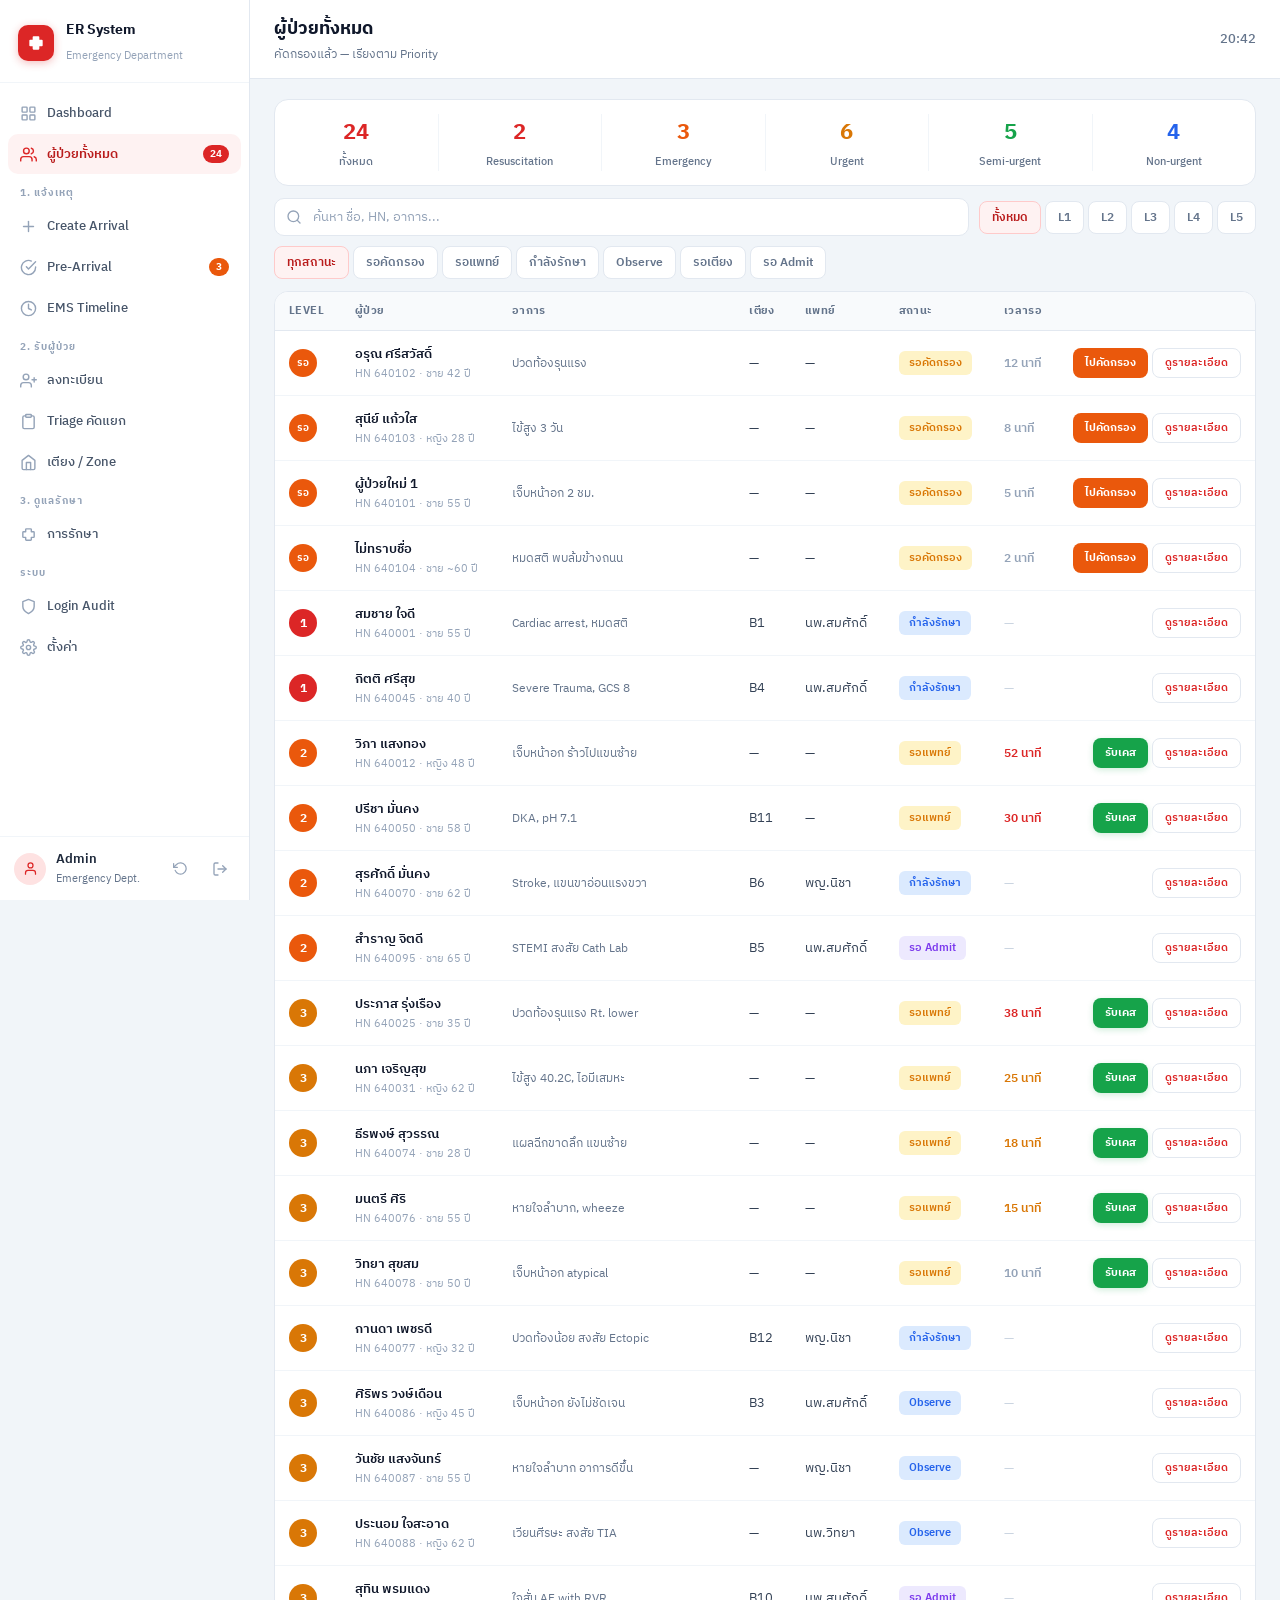
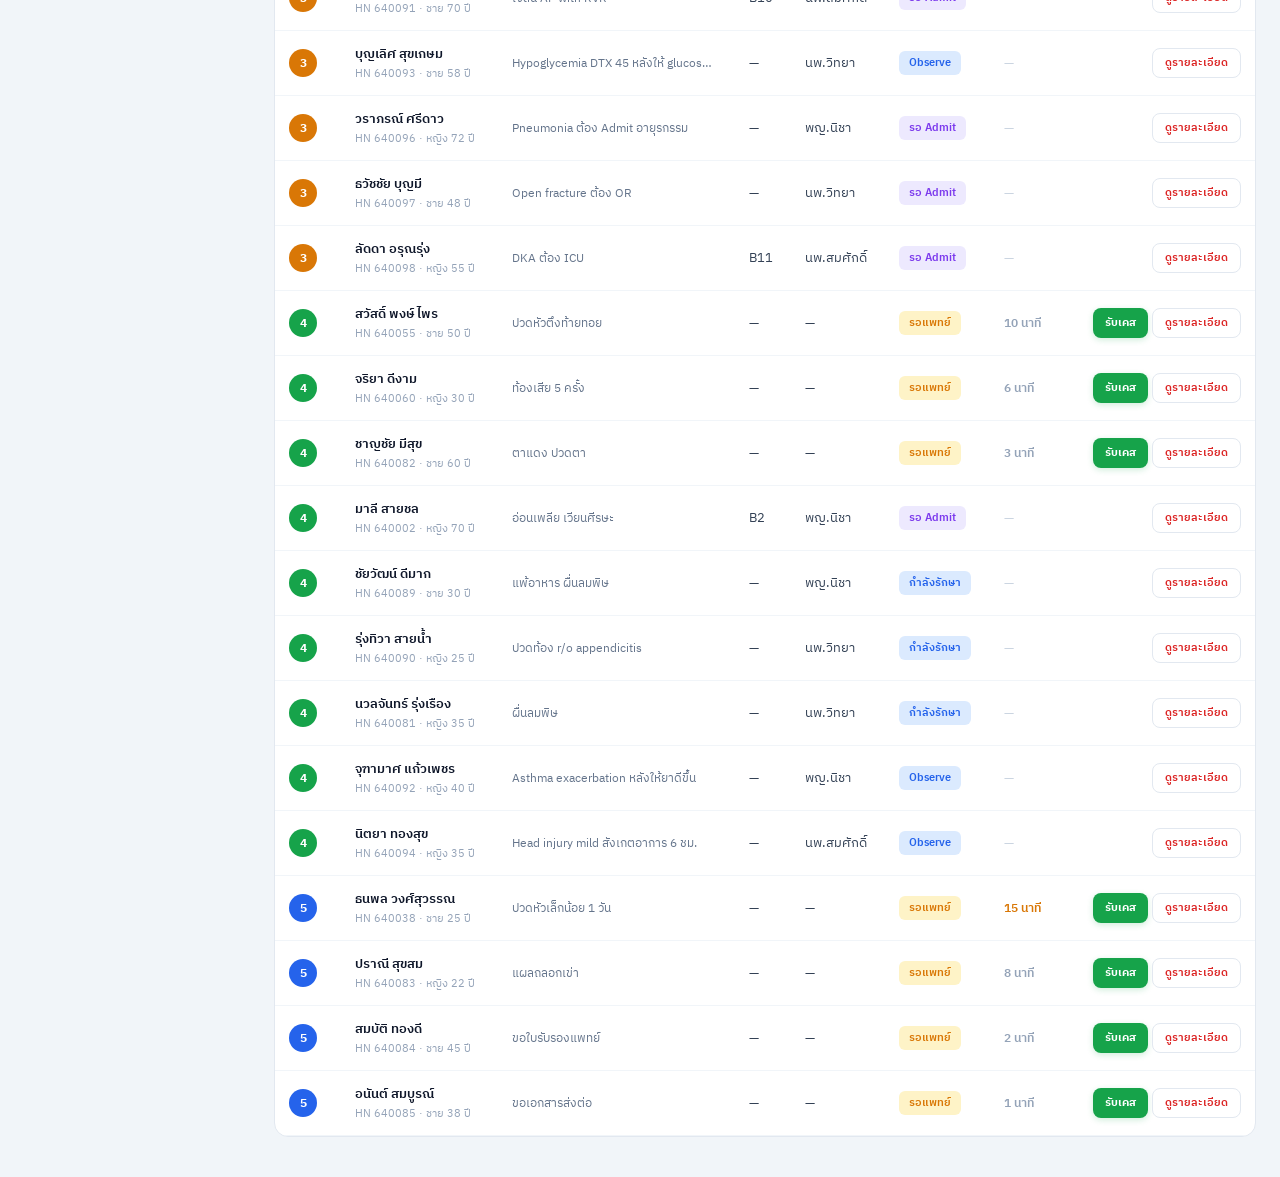
<file: patient-list.html>
<!DOCTYPE html>
<html lang="th">
<head>
  <meta charset="UTF-8" />
  <meta name="viewport" content="width=device-width, initial-scale=1.0" />
  <title>ER — ผู้ป่วยทั้งหมด (คัดกรองแล้ว)</title>
  <link rel="preconnect" href="https://fonts.googleapis.com" />
  <link rel="preconnect" href="https://fonts.gstatic.com" crossorigin />
  <link href="https://fonts.googleapis.com/css2?family=IBM+Plex+Sans+Thai:wght@300;400;500;600;700&family=IBM+Plex+Sans:wght@300;400;500;600;700&display=swap" rel="stylesheet" />
  <link rel="stylesheet" href="style.css" />
</head>
<body data-page="patientlist">

<div class="sb-overlay" id="sbOverlay"></div>

<!-- ── Sidebar ── -->
<aside class="sidebar" id="sidebar">
  <div class="sb-brand">
    <div class="sb-logo"><svg viewBox="0 0 24 24"><path d="M19 8h-3V5a1 1 0 0 0-1-1H9a1 1 0 0 0-1 1v3H5a1 1 0 0 0-1 1v6a1 1 0 0 0 1 1h3v3a1 1 0 0 0 1 1h6a1 1 0 0 0 1-1v-3h3a1 1 0 0 0 1-1V9a1 1 0 0 0-1-1z"/></svg></div>
    <div class="sb-brand-text"><h1>ER System</h1><span>Emergency Department</span></div>
  </div>
        <nav class="sb-nav">
    <a class="sb-item" href="dashboard.html">
      <svg viewBox="0 0 24 24" fill="none" stroke="currentColor" stroke-width="2" stroke-linecap="round" stroke-linejoin="round"><rect x="3" y="3" width="7" height="7" rx="1"/><rect x="14" y="3" width="7" height="7" rx="1"/><rect x="3" y="14" width="7" height="7" rx="1"/><rect x="14" y="14" width="7" height="7" rx="1"/></svg>
      Dashboard
    </a>
    <a class="sb-item active" href="patient-list.html">
      <svg viewBox="0 0 24 24" fill="none" stroke="currentColor" stroke-width="2" stroke-linecap="round" stroke-linejoin="round"><path d="M17 21v-2a4 4 0 0 0-4-4H5a4 4 0 0 0-4 4v2"/><circle cx="9" cy="7" r="4"/><path d="M23 21v-2a4 4 0 0 0-3-3.87"/><path d="M16 3.13a4 4 0 0 1 0 7.75"/></svg>
      ผู้ป่วยทั้งหมด
      <span class="sb-badge">24</span>
    </a>

    <div class="sb-label">1. แจ้งเหตุ</div>
    <a class="sb-item" href="#" id="createPAFromSidebar">
      <svg viewBox="0 0 24 24" fill="none" stroke="currentColor" stroke-width="2" stroke-linecap="round" stroke-linejoin="round"><line x1="12" y1="5" x2="12" y2="19"/><line x1="5" y1="12" x2="19" y2="12"/></svg>
      Create Arrival
    </a>
    <a class="sb-item" href="#" id="openPreArrival">
      <svg viewBox="0 0 24 24" fill="none" stroke="currentColor" stroke-width="2" stroke-linecap="round" stroke-linejoin="round"><path d="M22 11.08V12a10 10 0 1 1-5.93-9.14"/><polyline points="22 4 12 14.01 9 11.01"/></svg>
      Pre-Arrival
      <span class="sb-badge" style="background:var(--orange)">3</span>
    </a>
    <a class="sb-item" href="#" id="openEmsFromSidebar">
      <svg viewBox="0 0 24 24" fill="none" stroke="currentColor" stroke-width="2" stroke-linecap="round" stroke-linejoin="round"><circle cx="12" cy="12" r="10"/><polyline points="12 6 12 12 16 14"/></svg>
      EMS Timeline
    </a>

    <div class="sb-label">2. รับผู้ป่วย</div>
    <a class="sb-item" href="registration.html">
      <svg viewBox="0 0 24 24" fill="none" stroke="currentColor" stroke-width="2" stroke-linecap="round" stroke-linejoin="round"><path d="M16 21v-2a4 4 0 0 0-4-4H5a4 4 0 0 0-4 4v2"/><circle cx="8.5" cy="7" r="4"/><line x1="20" y1="8" x2="20" y2="14"/><line x1="23" y1="11" x2="17" y2="11"/></svg>
      ลงทะเบียน
    </a>
    <a class="sb-item" href="triage.html">
      <svg viewBox="0 0 24 24" fill="none" stroke="currentColor" stroke-width="2" stroke-linecap="round" stroke-linejoin="round"><path d="M16 4h2a2 2 0 0 1 2 2v14a2 2 0 0 1-2 2H6a2 2 0 0 1-2-2V6a2 2 0 0 1 2-2h2"/><rect x="8" y="2" width="8" height="4" rx="1"/></svg>
      Triage คัดแยก
    </a>
    <a class="sb-item" href="bed-management.html">
      <svg viewBox="0 0 24 24" fill="none" stroke="currentColor" stroke-width="2" stroke-linecap="round" stroke-linejoin="round"><path d="M3 9l9-7 9 7v11a2 2 0 0 1-2 2H5a2 2 0 0 1-2-2z"/><polyline points="9 22 9 12 15 12 15 22"/></svg>
      เตียง / Zone
    </a>

    <div class="sb-label">3. ดูแลรักษา</div>
    <a class="sb-item" href="patient-profile.html?tab=orders">
      <svg viewBox="0 0 24 24" fill="none" stroke="currentColor" stroke-width="2" stroke-linecap="round" stroke-linejoin="round"><path d="M19 8h-3V5a1 1 0 0 0-1-1H9a1 1 0 0 0-1 1v3H5a1 1 0 0 0-1 1v6a1 1 0 0 0 1 1h3v3a1 1 0 0 0 1 1h6a1 1 0 0 0 1-1v-3h3a1 1 0 0 0 1-1V9a1 1 0 0 0-1-1z"/></svg>
      การรักษา
    </a>

    <div class="sb-label">ระบบ</div>
    <a class="sb-item" href="#" id="openAuditModal">
      <svg viewBox="0 0 24 24" fill="none" stroke="currentColor" stroke-width="2" stroke-linecap="round" stroke-linejoin="round"><path d="M12 22s8-4 8-10V5l-8-3-8 3v7c0 6 8 10 8 10z"/></svg>
      Login Audit
    </a>
    <a class="sb-item" href="#">
      <svg viewBox="0 0 24 24" fill="none" stroke="currentColor" stroke-width="2" stroke-linecap="round" stroke-linejoin="round"><circle cx="12" cy="12" r="3"/><path d="M19.4 15a1.65 1.65 0 0 0 .33 1.82l.06.06a2 2 0 0 1-2.83 2.83l-.06-.06a1.65 1.65 0 0 0-1.82-.33 1.65 1.65 0 0 0-1 1.51V21a2 2 0 0 1-4 0v-.09A1.65 1.65 0 0 0 9 19.4a1.65 1.65 0 0 0-1.82.33l-.06.06a2 2 0 0 1-2.83-2.83l.06-.06A1.65 1.65 0 0 0 4.68 15a1.65 1.65 0 0 0-1.51-1H3a2 2 0 0 1 0-4h.09A1.65 1.65 0 0 0 4.6 9a1.65 1.65 0 0 0-.33-1.82l-.06-.06a2 2 0 0 1 2.83-2.83l.06.06A1.65 1.65 0 0 0 9 4.68a1.65 1.65 0 0 0 1-1.51V3a2 2 0 0 1 4 0v.09a1.65 1.65 0 0 0 1 1.51 1.65 1.65 0 0 0 1.82-.33l.06-.06a2 2 0 0 1 2.83 2.83l-.06.06A1.65 1.65 0 0 0 19.4 9a1.65 1.65 0 0 0 1.51 1H21a2 2 0 0 1 0 4h-.09a1.65 1.65 0 0 0-1.51 1z"/></svg>
      ตั้งค่า
    </a>
  </nav>
  <div class="sb-footer">
    <div class="sb-avatar"><svg viewBox="0 0 24 24" fill="none" stroke="currentColor" stroke-width="2" stroke-linecap="round" stroke-linejoin="round"><path d="M20 21v-2a4 4 0 0 0-4-4H8a4 4 0 0 0-4 4v2"/><circle cx="12" cy="7" r="4"/></svg></div>
    <div class="sb-user"><div class="name">Admin</div><div class="role">Emergency Dept.</div></div>
    <button class="sb-reset" id="resetDemoBtn" title="Reset Demo Data"><svg viewBox="0 0 24 24" fill="none" stroke="currentColor" stroke-width="2" stroke-linecap="round" stroke-linejoin="round"><polyline points="1 4 1 10 7 10"/><path d="M3.51 15a9 9 0 1 0 2.13-9.36L1 10"/></svg></button>
    <a href="Index.html" class="sb-logout" title="ออกจากระบบ"><svg viewBox="0 0 24 24" fill="none" stroke="currentColor" stroke-width="2" stroke-linecap="round" stroke-linejoin="round"><path d="M9 21H5a2 2 0 0 1-2-2V5a2 2 0 0 1 2-2h4"/><polyline points="16 17 21 12 16 7"/><line x1="21" y1="12" x2="9" y2="12"/></svg></a>
  </div>
</aside>

<!-- ── Main ── -->
<div class="main">
  <header class="hdr">
    <div class="hdr-left">
      <button class="menu-btn" id="menuBtn"><svg viewBox="0 0 24 24" fill="none" stroke="currentColor" stroke-width="2" stroke-linecap="round" stroke-linejoin="round"><line x1="3" y1="12" x2="21" y2="12"/><line x1="3" y1="6" x2="21" y2="6"/><line x1="3" y1="18" x2="21" y2="18"/></svg></button>
      <div><h2>ผู้ป่วยทั้งหมด</h2><p>คัดกรองแล้ว — เรียงตาม Priority</p></div>
    </div>
    <div class="hdr-right"><span class="hdr-time" id="clock">14:32</span></div>
  </header>

  <div class="content">

    <!-- Summary bar -->
    <div class="pl-summary">
      <div class="pl-stat"><div class="pl-stat-num" style="color:var(--red-600);">24</div><div class="pl-stat-label">ทั้งหมด</div></div>
      <div class="pl-stat"><div class="pl-stat-num" style="color:var(--t-resus);">2</div><div class="pl-stat-label">Resuscitation</div></div>
      <div class="pl-stat"><div class="pl-stat-num" style="color:var(--t-emer);">3</div><div class="pl-stat-label">Emergency</div></div>
      <div class="pl-stat"><div class="pl-stat-num" style="color:var(--t-urg);">6</div><div class="pl-stat-label">Urgent</div></div>
      <div class="pl-stat"><div class="pl-stat-num" style="color:var(--t-semi);">5</div><div class="pl-stat-label">Semi-urgent</div></div>
      <div class="pl-stat"><div class="pl-stat-num" style="color:var(--t-non);">4</div><div class="pl-stat-label">Non-urgent</div></div>
    </div>

    <!-- Search + Filter -->
    <div class="pl-toolbar">
      <div class="pl-search">
        <svg viewBox="0 0 24 24" fill="none" stroke="currentColor" stroke-width="2" stroke-linecap="round" stroke-linejoin="round"><circle cx="11" cy="11" r="8"/><line x1="21" y1="21" x2="16.65" y2="16.65"/></svg>
        <input type="text" placeholder="ค้นหา ชื่อ, HN, อาการ..." id="plSearch" />
      </div>
      <div class="pl-filters">
        <button class="pl-filter-btn active" data-filter="all">ทั้งหมด</button>
        <button class="pl-filter-btn" data-filter="1" style="--fc:var(--t-resus);">L1</button>
        <button class="pl-filter-btn" data-filter="2" style="--fc:var(--t-emer);">L2</button>
        <button class="pl-filter-btn" data-filter="3" style="--fc:var(--t-urg);">L3</button>
        <button class="pl-filter-btn" data-filter="4" style="--fc:var(--t-semi);">L4</button>
        <button class="pl-filter-btn" data-filter="5" style="--fc:var(--t-non);">L5</button>
      </div>
      <div class="pl-filters">
        <button class="pl-filter-btn active" data-status="all">ทุกสถานะ</button>
        <button class="pl-filter-btn" data-status="รอคัดกรอง">รอคัดกรอง</button>
        <button class="pl-filter-btn" data-status="รอแพทย์">รอแพทย์</button>
        <button class="pl-filter-btn" data-status="กำลังรักษา">กำลังรักษา</button>
        <button class="pl-filter-btn" data-status="Observe">Observe</button>
        <button class="pl-filter-btn" data-status="รอเตียง">รอเตียง</button>
        <button class="pl-filter-btn" data-status="รอ Admit">รอ Admit</button>
      </div>
    </div>

    <!-- Patient Table -->
    <div class="pl-table-wrap">
      <table class="pl-table">
        <thead>
          <tr>
            <th>Level</th>
            <th>ผู้ป่วย</th>
            <th>อาการ</th>
            <th>เตียง</th>
            <th>แพทย์</th>
            <th>สถานะ</th>
            <th>เวลารอ</th>
            <th></th>
          </tr>
        </thead>
        <tbody id="plBody">
          <!-- filled by JS -->
        </tbody>
      </table>
    </div>

  </div>
</div>

<div class="toast-container" id="toastContainer"></div>

<script src="data.js"></script>
<script src="script.js"></script>
</body>
</html>
</file>
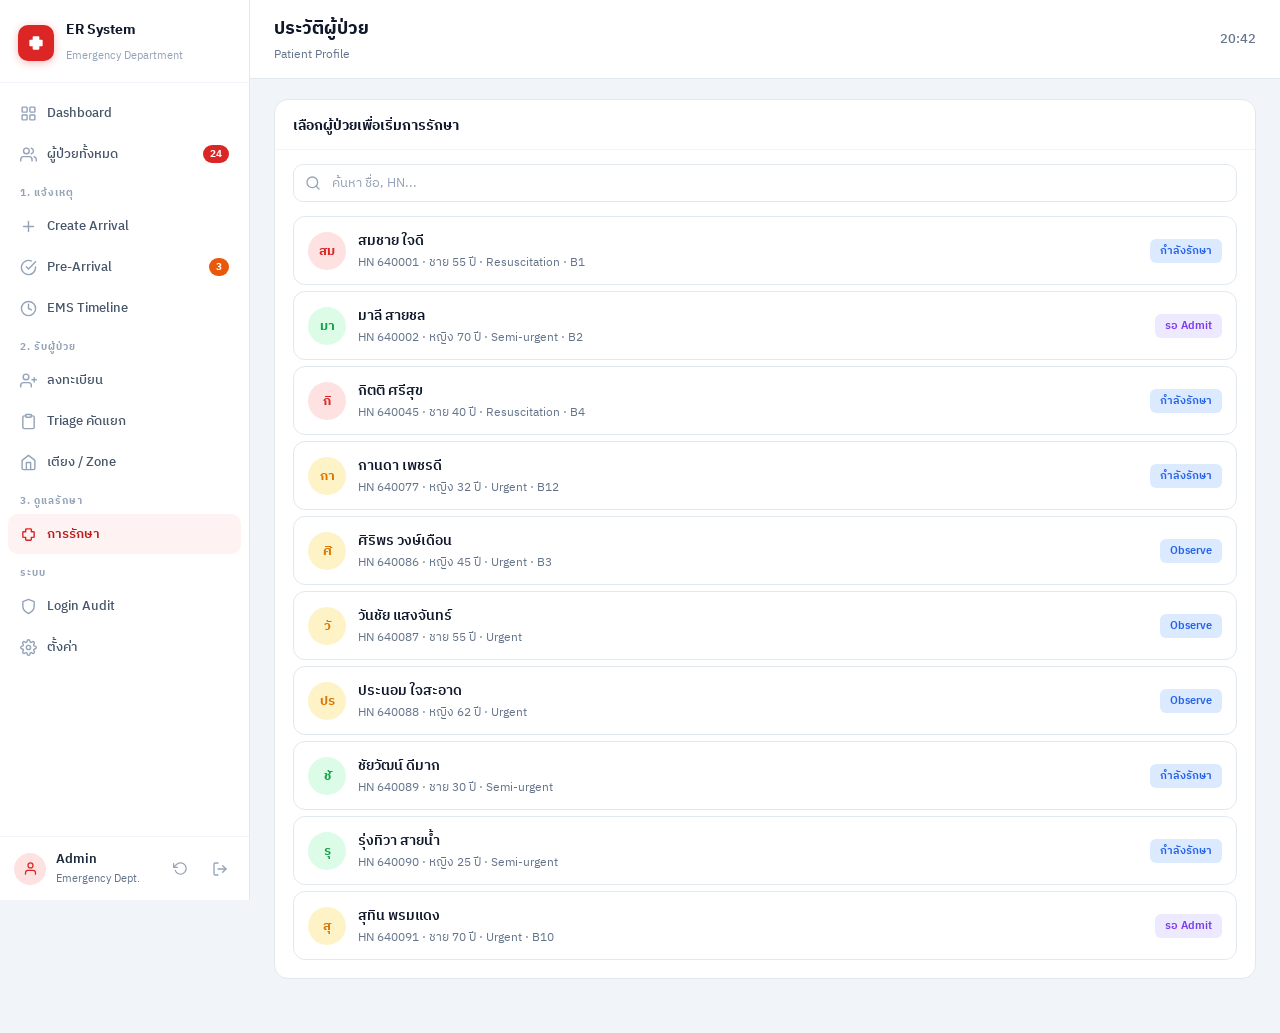
<file: patient-profile.html>
<!DOCTYPE html>
<html lang="th">
<head>
  <meta charset="UTF-8" />
  <meta name="viewport" content="width=device-width, initial-scale=1.0" />
  <title>ER — ประวัติผู้ป่วย</title>
  <link rel="preconnect" href="https://fonts.googleapis.com" />
  <link rel="preconnect" href="https://fonts.gstatic.com" crossorigin />
  <link href="https://fonts.googleapis.com/css2?family=IBM+Plex+Sans+Thai:wght@300;400;500;600;700&family=IBM+Plex+Sans:wght@300;400;500;600;700&display=swap" rel="stylesheet" />
  <link rel="stylesheet" href="style.css" />
</head>
<body data-page="profile">

<div class="sb-overlay" id="sbOverlay"></div>

<!-- ── Sidebar ── -->
<aside class="sidebar" id="sidebar">
  <div class="sb-brand">
    <div class="sb-logo"><svg viewBox="0 0 24 24"><path d="M19 8h-3V5a1 1 0 0 0-1-1H9a1 1 0 0 0-1 1v3H5a1 1 0 0 0-1 1v6a1 1 0 0 0 1 1h3v3a1 1 0 0 0 1 1h6a1 1 0 0 0 1-1v-3h3a1 1 0 0 0 1-1V9a1 1 0 0 0-1-1z"/></svg></div>
    <div class="sb-brand-text"><h1>ER System</h1><span>Emergency Department</span></div>
  </div>
        <nav class="sb-nav">
    <a class="sb-item" href="dashboard.html">
      <svg viewBox="0 0 24 24" fill="none" stroke="currentColor" stroke-width="2" stroke-linecap="round" stroke-linejoin="round"><rect x="3" y="3" width="7" height="7" rx="1"/><rect x="14" y="3" width="7" height="7" rx="1"/><rect x="3" y="14" width="7" height="7" rx="1"/><rect x="14" y="14" width="7" height="7" rx="1"/></svg>
      Dashboard
    </a>
    <a class="sb-item" href="patient-list.html">
      <svg viewBox="0 0 24 24" fill="none" stroke="currentColor" stroke-width="2" stroke-linecap="round" stroke-linejoin="round"><path d="M17 21v-2a4 4 0 0 0-4-4H5a4 4 0 0 0-4 4v2"/><circle cx="9" cy="7" r="4"/><path d="M23 21v-2a4 4 0 0 0-3-3.87"/><path d="M16 3.13a4 4 0 0 1 0 7.75"/></svg>
      ผู้ป่วยทั้งหมด
      <span class="sb-badge">24</span>
    </a>

    <div class="sb-label">1. แจ้งเหตุ</div>
    <a class="sb-item" href="#" id="createPAFromSidebar">
      <svg viewBox="0 0 24 24" fill="none" stroke="currentColor" stroke-width="2" stroke-linecap="round" stroke-linejoin="round"><line x1="12" y1="5" x2="12" y2="19"/><line x1="5" y1="12" x2="19" y2="12"/></svg>
      Create Arrival
    </a>
    <a class="sb-item" href="#" id="openPreArrival">
      <svg viewBox="0 0 24 24" fill="none" stroke="currentColor" stroke-width="2" stroke-linecap="round" stroke-linejoin="round"><path d="M22 11.08V12a10 10 0 1 1-5.93-9.14"/><polyline points="22 4 12 14.01 9 11.01"/></svg>
      Pre-Arrival
      <span class="sb-badge" style="background:var(--orange)">3</span>
    </a>
    <a class="sb-item" href="#" id="openEmsFromSidebar">
      <svg viewBox="0 0 24 24" fill="none" stroke="currentColor" stroke-width="2" stroke-linecap="round" stroke-linejoin="round"><circle cx="12" cy="12" r="10"/><polyline points="12 6 12 12 16 14"/></svg>
      EMS Timeline
    </a>

    <div class="sb-label">2. รับผู้ป่วย</div>
    <a class="sb-item" href="registration.html">
      <svg viewBox="0 0 24 24" fill="none" stroke="currentColor" stroke-width="2" stroke-linecap="round" stroke-linejoin="round"><path d="M16 21v-2a4 4 0 0 0-4-4H5a4 4 0 0 0-4 4v2"/><circle cx="8.5" cy="7" r="4"/><line x1="20" y1="8" x2="20" y2="14"/><line x1="23" y1="11" x2="17" y2="11"/></svg>
      ลงทะเบียน
    </a>
    <a class="sb-item" href="triage.html">
      <svg viewBox="0 0 24 24" fill="none" stroke="currentColor" stroke-width="2" stroke-linecap="round" stroke-linejoin="round"><path d="M16 4h2a2 2 0 0 1 2 2v14a2 2 0 0 1-2 2H6a2 2 0 0 1-2-2V6a2 2 0 0 1 2-2h2"/><rect x="8" y="2" width="8" height="4" rx="1"/></svg>
      Triage คัดแยก
    </a>
    <a class="sb-item" href="bed-management.html">
      <svg viewBox="0 0 24 24" fill="none" stroke="currentColor" stroke-width="2" stroke-linecap="round" stroke-linejoin="round"><path d="M3 9l9-7 9 7v11a2 2 0 0 1-2 2H5a2 2 0 0 1-2-2z"/><polyline points="9 22 9 12 15 12 15 22"/></svg>
      เตียง / Zone
    </a>

    <div class="sb-label">3. ดูแลรักษา</div>
    <a class="sb-item active" href="patient-profile.html?tab=orders">
      <svg viewBox="0 0 24 24" fill="none" stroke="currentColor" stroke-width="2" stroke-linecap="round" stroke-linejoin="round"><path d="M19 8h-3V5a1 1 0 0 0-1-1H9a1 1 0 0 0-1 1v3H5a1 1 0 0 0-1 1v6a1 1 0 0 0 1 1h3v3a1 1 0 0 0 1 1h6a1 1 0 0 0 1-1v-3h3a1 1 0 0 0 1-1V9a1 1 0 0 0-1-1z"/></svg>
      การรักษา
    </a>

    <div class="sb-label">ระบบ</div>
    <a class="sb-item" href="#" id="openAuditModal">
      <svg viewBox="0 0 24 24" fill="none" stroke="currentColor" stroke-width="2" stroke-linecap="round" stroke-linejoin="round"><path d="M12 22s8-4 8-10V5l-8-3-8 3v7c0 6 8 10 8 10z"/></svg>
      Login Audit
    </a>
    <a class="sb-item" href="#">
      <svg viewBox="0 0 24 24" fill="none" stroke="currentColor" stroke-width="2" stroke-linecap="round" stroke-linejoin="round"><circle cx="12" cy="12" r="3"/><path d="M19.4 15a1.65 1.65 0 0 0 .33 1.82l.06.06a2 2 0 0 1-2.83 2.83l-.06-.06a1.65 1.65 0 0 0-1.82-.33 1.65 1.65 0 0 0-1 1.51V21a2 2 0 0 1-4 0v-.09A1.65 1.65 0 0 0 9 19.4a1.65 1.65 0 0 0-1.82.33l-.06.06a2 2 0 0 1-2.83-2.83l.06-.06A1.65 1.65 0 0 0 4.68 15a1.65 1.65 0 0 0-1.51-1H3a2 2 0 0 1 0-4h.09A1.65 1.65 0 0 0 4.6 9a1.65 1.65 0 0 0-.33-1.82l-.06-.06a2 2 0 0 1 2.83-2.83l.06.06A1.65 1.65 0 0 0 9 4.68a1.65 1.65 0 0 0 1-1.51V3a2 2 0 0 1 4 0v.09a1.65 1.65 0 0 0 1 1.51 1.65 1.65 0 0 0 1.82-.33l.06-.06a2 2 0 0 1 2.83 2.83l-.06.06A1.65 1.65 0 0 0 19.4 9a1.65 1.65 0 0 0 1.51 1H21a2 2 0 0 1 0 4h-.09a1.65 1.65 0 0 0-1.51 1z"/></svg>
      ตั้งค่า
    </a>
  </nav>
  <div class="sb-footer">
    <div class="sb-avatar"><svg viewBox="0 0 24 24" fill="none" stroke="currentColor" stroke-width="2" stroke-linecap="round" stroke-linejoin="round"><path d="M20 21v-2a4 4 0 0 0-4-4H8a4 4 0 0 0-4 4v2"/><circle cx="12" cy="7" r="4"/></svg></div>
    <div class="sb-user"><div class="name">Admin</div><div class="role">Emergency Dept.</div></div>
    <button class="sb-reset" id="resetDemoBtn" title="Reset Demo Data"><svg viewBox="0 0 24 24" fill="none" stroke="currentColor" stroke-width="2" stroke-linecap="round" stroke-linejoin="round"><polyline points="1 4 1 10 7 10"/><path d="M3.51 15a9 9 0 1 0 2.13-9.36L1 10"/></svg></button>
    <a href="Index.html" class="sb-logout"><svg viewBox="0 0 24 24" fill="none" stroke="currentColor" stroke-width="2" stroke-linecap="round" stroke-linejoin="round"><path d="M9 21H5a2 2 0 0 1-2-2V5a2 2 0 0 1 2-2h4"/><polyline points="16 17 21 12 16 7"/><line x1="21" y1="12" x2="9" y2="12"/></svg></a>
  </div>
</aside>

<!-- ── Main ── -->
<div class="main">
  <header class="hdr">
    <div class="hdr-left">
      <button class="menu-btn" id="menuBtn"><svg viewBox="0 0 24 24" fill="none" stroke="currentColor" stroke-width="2" stroke-linecap="round" stroke-linejoin="round"><line x1="3" y1="12" x2="21" y2="12"/><line x1="3" y1="6" x2="21" y2="6"/><line x1="3" y1="18" x2="21" y2="18"/></svg></button>
      <div>
        <h2 id="ppHeaderName">ประวัติผู้ป่วย</h2>
        <p id="ppHeaderSub">Patient Profile</p>
      </div>
    </div>
    <div class="hdr-right"><span class="hdr-time" id="clock">14:32</span></div>
  </header>

  <div class="content" id="ppContent">

    <!-- Empty state: Search + Select patient -->
    <div id="ppEmptyState">

      <!-- Search -->
      <div class="card" style="margin-bottom:14px;">
        <div class="card-hd"><h3>เลือกผู้ป่วยเพื่อเริ่มการรักษา</h3></div>
        <div class="card-bd">
          <div class="pl-search" style="margin-bottom:14px;">
            <svg viewBox="0 0 24 24" fill="none" stroke="currentColor" stroke-width="2" stroke-linecap="round" stroke-linejoin="round"><circle cx="11" cy="11" r="8"/><line x1="21" y1="21" x2="16.65" y2="16.65"/></svg>
            <input type="text" placeholder="ค้นหา ชื่อ, HN..." id="ppSearchInput" />
          </div>

          <!-- Patient list (rendered by JS from ERStore — เฉพาะรอแพทย์) -->
          <div id="ppPatientList">
            <!-- JS renders here -->
          </div>
        </div>
      </div>
    </div>

    <!-- 2-Column Layout (shown when ?hn= provided) -->
    <div id="ppMainLayout" style="display:none;">

    <!-- Patient header (compact) -->
    <div class="pp-header-card" id="ppHeaderCard">
      <div class="pp-avatar" id="ppAvatar">สช</div>
      <div class="pp-header-info">
        <div class="pp-name" id="ppName">สมชาย ใจดี</div>
        <div class="pp-sub" id="ppSub">ชาย 55 ปี · HN 640001</div>
        <div class="pp-tags" id="ppTags">
          <span class="pq-tag level1">Resuscitation</span>
          <span class="pq-tag bed-tag">เตียง B1</span>
          <span class="pq-tag" style="background:var(--blue-bg);color:var(--blue);">กำลังรักษา</span>
          <span class="pq-tag" style="background:var(--red-100);color:var(--red-600);">EMS</span>
        </div>
      </div>
      <div class="pp-header-right">
        <div class="pp-arrival"><span class="pp-arrival-label">มาถึง ER</span><span class="pp-arrival-time" id="ppArrival">14:32</span></div>
      </div>
    </div>

    <!-- Active Consult Banner -->
    <div id="conActiveBanner" style="display:none;">
      <!-- Filled by JS — one card per active consult -->
    </div>

    <!-- Active Transport Banner (shown when transport is active) -->
    <div id="trActiveBanner" class="tr-active-banner" style="display:none;">
      <!-- Filled by JS -->
    </div>

    <!-- 2-Column: Sidebar left + Content right -->
    <div class="pp-layout">

      <!-- Left: Patient Summary (always visible) -->
      <div class="pp-sidebar">
        <!-- Vital snapshot -->
        <div class="pp-side-card">
          <div class="pp-side-title">สัญญาณชีพล่าสุด <span style="font-weight:400;color:var(--slate-400);">14:45</span></div>
          <div class="pp-vital-grid">
            <div class="pp-v"><span class="pp-v-label">BP</span><span class="pp-v-val crit">85/60</span></div>
            <div class="pp-v"><span class="pp-v-label">HR</span><span class="pp-v-val">92</span></div>
            <div class="pp-v"><span class="pp-v-label">SpO2</span><span class="pp-v-val warn">93%</span></div>
            <div class="pp-v"><span class="pp-v-label">GCS</span><span class="pp-v-val crit">3T</span></div>
            <div class="pp-v"><span class="pp-v-label">Temp</span><span class="pp-v-val">37.2</span></div>
            <div class="pp-v"><span class="pp-v-label">RR</span><span class="pp-v-val">ETT</span></div>
          </div>
        </div>

        <!-- Allergy -->
        <div class="pp-side-card">
          <div class="pp-side-title">แพ้ยา</div>
          <div class="allergy-status nka" style="font-size:12px;">NKA — ไม่แพ้ยา</div>
        </div>

        <!-- Key Info -->
        <div class="pp-side-card">
          <div class="pp-side-title">ข้อมูลสำคัญ</div>
          <div class="pp-side-row"><span>Triage</span><span style="color:var(--red-600);font-weight:700;">Level 1</span></div>
          <div class="pp-side-row"><span>แพทย์</span><span>นพ.สมศักดิ์</span></div>
          <div class="pp-side-row"><span>D2D</span><span style="color:var(--green);">1 นาที</span></div>
          <div class="pp-side-row"><span>ROSC</span><span>14:33</span></div>
          <div class="pp-side-row"><span>PMH</span><span>HT, DLP</span></div>
          <div class="pp-side-row"><span>สิทธิ์</span><span>UC</span></div>
        </div>

        <!-- Status change -->
        <div class="pp-side-card" id="ppStatusCard">
          <div class="pp-side-title">เปลี่ยนสถานะ</div>
          <div id="ppStatusBtns">
            <!-- Filled by JS based on current status -->
          </div>
        </div>

        <!-- Quick actions -->
        <div class="pp-side-card">
          <div class="pp-side-title">ดำเนินการด่วน</div>
          <div class="qa-grid">
            <a href="#" class="qa-btn qa-primary" data-tab="orders">
              <svg viewBox="0 0 24 24" fill="none" stroke="currentColor" stroke-width="2.5" stroke-linecap="round" stroke-linejoin="round"><line x1="12" y1="5" x2="12" y2="19"/><line x1="5" y1="12" x2="19" y2="12"/></svg>
              สั่งการรักษา
            </a>
            <a href="#" class="qa-btn qa-green" data-tab="results">
              <svg viewBox="0 0 24 24" fill="none" stroke="currentColor" stroke-width="2.5" stroke-linecap="round" stroke-linejoin="round"><path d="M14.5 2H6a2 2 0 0 0-2 2v16a2 2 0 0 0 2 2h12a2 2 0 0 0 2-2V7.5L14.5 2z"/><polyline points="14 2 14 8 20 8"/></svg>
              ผลตรวจ
            </a>
            <a href="#" class="qa-btn qa-warn" id="conOpenModal">
              <svg viewBox="0 0 24 24" fill="none" stroke="currentColor" stroke-width="2.5" stroke-linecap="round" stroke-linejoin="round"><path d="M22 16.92v3a2 2 0 0 1-2.18 2 19.79 19.79 0 0 1-8.63-3.07 19.5 19.5 0 0 1-6-6 19.79 19.79 0 0 1-3.07-8.67A2 2 0 0 1 4.11 2h3a2 2 0 0 1 2 1.72c.127.96.361 1.903.7 2.81a2 2 0 0 1-.45 2.11L8.09 9.91a16 16 0 0 0 6 6l1.27-1.27a2 2 0 0 1 2.11-.45c.907.339 1.85.573 2.81.7A2 2 0 0 1 22 16.92z"/></svg>
              Consult
            </a>
            <a href="#" class="qa-btn qa-blue" id="trOpenModal">
              <svg viewBox="0 0 24 24" fill="none" stroke="currentColor" stroke-width="2.5" stroke-linecap="round" stroke-linejoin="round"><polyline points="17 1 21 5 17 9"/><path d="M3 11V9a4 4 0 0 1 4-4h14"/><polyline points="7 23 3 19 7 15"/><path d="M21 13v2a4 4 0 0 1-4 4H3"/></svg>
              Porter
            </a>
          </div>
          <a href="#" class="qa-link" data-tab="disposition">
            <svg viewBox="0 0 24 24" fill="none" stroke="currentColor" stroke-width="2" stroke-linecap="round" stroke-linejoin="round" style="width:12px;height:12px;"><path d="M9 21H5a2 2 0 0 1-2-2V5a2 2 0 0 1 2-2h4"/><polyline points="16 17 21 12 16 7"/><line x1="21" y1="12" x2="9" y2="12"/></svg>
            สรุปจำหน่าย (Disposition)
          </a>
        </div>
      </div>

      <!-- Right: Content tabs -->
      <div class="pp-content-area">
        <div class="pp-tabs" id="ppTabs">
          <button class="pp-tab active" data-tab="overview">ภาพรวม</button>
          <button class="pp-tab" data-tab="orders">คำสั่งการรักษา</button>
          <button class="pp-tab" data-tab="results">ผลตรวจ</button>
          <button class="pp-tab" data-tab="disposition">Disposition</button>
          <button class="pp-tab" data-tab="timeline">Timeline</button>
        </div>

    <!-- Tab: Overview -->
    <div class="pp-panel" id="panelOverview">
      <div class="section-grid">
        <!-- Left: Info -->
        <div class="card">
          <div class="card-hd"><h3>ข้อมูลผู้ป่วย</h3></div>
          <div class="card-bd">
            <div class="detail-row"><span class="detail-label">ชื่อ-สกุล</span><span class="detail-value">สมชาย ใจดี</span></div>
            <div class="detail-row"><span class="detail-label">HN</span><span class="detail-value">640001</span></div>
            <div class="detail-row"><span class="detail-label">เพศ / อายุ</span><span class="detail-value">ชาย 55 ปี</span></div>
            <div class="detail-row"><span class="detail-label">สิทธิ์</span><span class="detail-value">บัตรทอง (UC)</span></div>
            <div class="detail-row"><span class="detail-label">แพ้ยา</span><span class="detail-value"><span class="allergy-status nka">NKA — No Known Allergy</span></span></div>
            <div class="detail-row"><span class="detail-label">โรคประจำตัว</span><span class="detail-value">HT, DLP</span></div>
            <div class="detail-row"><span class="detail-label">ผู้ติดต่อ</span><span class="detail-value">นางสมศรี ใจดี (ภรรยา) 08X-XXX-XXXX</span></div>
          </div>
        </div>
        <!-- Right: Current -->
        <div class="card">
          <div class="card-hd"><h3>สถานะปัจจุบัน</h3></div>
          <div class="card-bd">
            <div class="detail-row"><span class="detail-label">อาการ (CC)</span><span class="detail-value" style="color:var(--red-600);font-weight:600;">Cardiac arrest, หมดสติ</span></div>
            <div class="detail-row"><span class="detail-label">Triage</span><span class="detail-value" style="color:var(--t-resus);font-weight:700;">Level 1 — Resuscitation</span></div>
            <div class="detail-row"><span class="detail-label">โซน / เตียง</span><span class="detail-value">Resuscitation Zone · B1</span></div>
            <div class="detail-row"><span class="detail-label">แพทย์</span><span class="detail-value">นพ.สมศักดิ์ รักษาดี</span></div>
            <div class="detail-row"><span class="detail-label">สถานะ</span><span class="detail-value">กำลังรักษา</span></div>
            <div class="detail-row"><span class="detail-label">มาถึง ER</span><span class="detail-value">14:32</span></div>
            <div class="detail-row"><span class="detail-label">First Doctor Seen</span><span class="detail-value">14:33</span></div>
            <div class="detail-row"><span class="detail-label">Door-to-Doctor</span><span class="detail-value" style="color:var(--green);font-weight:700;">1 นาที (ผ่าน SLA)</span></div>
          </div>
        </div>
      </div>

      <!-- Vitals snapshot -->
      <div class="card" style="margin-top:14px;">
        <div class="card-hd"><h3>สัญญาณชีพล่าสุด</h3><span style="font-size:11px;color:var(--slate-400);">14:45</span></div>
        <div class="card-bd">
          <div class="pq-vitals">
            <div class="pq-vital"><div class="pq-vital-label">BP</div><div class="pq-vital-value" style="color:var(--red-600);">85/60</div></div>
            <div class="pq-vital"><div class="pq-vital-label">HR</div><div class="pq-vital-value">92</div></div>
            <div class="pq-vital"><div class="pq-vital-label">SpO2</div><div class="pq-vital-value" style="color:var(--warn);">93%</div></div>
            <div class="pq-vital"><div class="pq-vital-label">Temp</div><div class="pq-vital-value">37.2</div></div>
            <div class="pq-vital"><div class="pq-vital-label">RR</div><div class="pq-vital-value">ETT</div></div>
            <div class="pq-vital"><div class="pq-vital-label">GCS</div><div class="pq-vital-value" style="color:var(--red-600);">3T</div></div>
            <div class="pq-vital"><div class="pq-vital-label">EtCO2</div><div class="pq-vital-value">32</div></div>
            <div class="pq-vital"><div class="pq-vital-label">ROSC</div><div class="pq-vital-value" style="color:var(--green);">14:33</div></div>
          </div>
        </div>
      </div>
    </div>

    <!-- Tab: Vitals -->
    <!-- Tab: Allergy -->
    <div class="pp-panel" id="panelAllergy" style="display:none;">

      <!-- Allergy Status Banner -->
      <div class="allergy-banner nka" id="allergyBanner">
        <div class="allergy-banner-icon nka">
          <svg viewBox="0 0 24 24" fill="none" stroke="currentColor" stroke-width="2.5" stroke-linecap="round" stroke-linejoin="round" style="width:22px;height:22px;"><polyline points="20 6 9 17 4 12"/></svg>
        </div>
        <div class="allergy-banner-body">
          <div class="allergy-banner-title" id="allergyBannerTitle">NKA — No Known Allergy</div>
          <div class="allergy-banner-desc" id="allergyBannerDesc">ยืนยันแล้วว่าไม่มีประวัติแพ้ยา · บันทึกโดย นพ.สมศักดิ์ · 14:35</div>
        </div>
        <button class="ap-btn outline" id="allergyChangeBtn" style="flex-shrink:0;">เปลี่ยนสถานะ</button>
      </div>

      <!-- Change allergy status form -->
      <div class="card" id="allergyForm" style="display:none;margin-bottom:14px;">
        <div class="card-hd"><h3>เปลี่ยนสถานะแพ้ยา</h3></div>
        <div class="card-bd">
          <div class="nv-row" style="display:flex;gap:8px;margin-bottom:14px;">
            <label class="allergy-radio-card" id="arNKA">
              <input type="radio" name="allergyStatus" value="nka" checked />
              <div class="allergy-radio-icon nka"><svg viewBox="0 0 24 24" fill="none" stroke="currentColor" stroke-width="2.5" stroke-linecap="round" stroke-linejoin="round" style="width:18px;height:18px;"><polyline points="20 6 9 17 4 12"/></svg></div>
              <div>
                <div class="allergy-radio-title">NKA</div>
                <div class="allergy-radio-desc">No Known Allergy — ยืนยันว่าไม่แพ้ยา</div>
              </div>
            </label>
            <label class="allergy-radio-card" id="arUnknown">
              <input type="radio" name="allergyStatus" value="unknown" />
              <div class="allergy-radio-icon unknown"><svg viewBox="0 0 24 24" fill="none" stroke="currentColor" stroke-width="2" stroke-linecap="round" stroke-linejoin="round" style="width:18px;height:18px;"><circle cx="12" cy="12" r="10"/><path d="M9.09 9a3 3 0 0 1 5.83 1c0 2-3 3-3 3"/><line x1="12" y1="17" x2="12.01" y2="17"/></svg></div>
              <div>
                <div class="allergy-radio-title">Unknown</div>
                <div class="allergy-radio-desc">ไม่ทราบ — ยังไม่ได้ซักประวัติ/ผู้ป่วยไม่รู้</div>
              </div>
            </label>
            <label class="allergy-radio-card" id="arAllergy">
              <input type="radio" name="allergyStatus" value="allergy" />
              <div class="allergy-radio-icon allergy"><svg viewBox="0 0 24 24" fill="none" stroke="currentColor" stroke-width="2.5" stroke-linecap="round" stroke-linejoin="round" style="width:18px;height:18px;"><path d="M10.29 3.86L1.82 18a2 2 0 0 0 1.71 3h16.94a2 2 0 0 0 1.71-3L13.71 3.86a2 2 0 0 0-3.42 0z"/><line x1="12" y1="9" x2="12" y2="13"/><line x1="12" y1="17" x2="12.01" y2="17"/></svg></div>
              <div>
                <div class="allergy-radio-title">มีแพ้ยา</div>
                <div class="allergy-radio-desc">บันทึกรายการยาที่แพ้</div>
              </div>
            </label>
          </div>

          <!-- Allergy details (shown when "มีแพ้ยา" selected) -->
          <div id="allergyDetailForm" style="display:none;">
            <div class="nv-row" style="display:flex;gap:8px;margin-bottom:10px;">
              <div class="nv-field" style="flex:2;"><div class="nv-label">ชื่อยา/สาร<span style="color:var(--red-500);margin-left:2px;">*</span></div><input type="text" class="nv-input" id="allergyDrugName" placeholder="เช่น Aspirin, Penicillin"></div>
              <div class="nv-field"><div class="nv-label">ประเภท</div>
                <select class="nv-input" id="allergyType">
                  <option value="drug">ยา (Drug)</option>
                  <option value="food">อาหาร (Food)</option>
                  <option value="env">สิ่งแวดล้อม (Environmental)</option>
                  <option value="other">อื่นๆ</option>
                </select>
              </div>
              <div class="nv-field"><div class="nv-label">ความรุนแรง</div>
                <select class="nv-input" id="allergySeverity">
                  <option value="mild">Mild — ผื่น คัน</option>
                  <option value="moderate">Moderate — บวม หอบ</option>
                  <option value="severe">Severe — Anaphylaxis</option>
                </select>
              </div>
            </div>
            <div class="nv-row" style="display:flex;gap:8px;margin-bottom:10px;">
              <div class="nv-field" style="flex:1;"><div class="nv-label">อาการที่เกิด</div><input type="text" class="nv-input" id="allergyReaction" placeholder="เช่น ผื่นทั้งตัว, หายใจลำบาก, ลิ้นบวม"></div>
              <div class="nv-field"><div class="nv-label">ข้อมูลจาก</div>
                <select class="nv-input" id="allergySource">
                  <option value="patient">ผู้ป่วยแจ้ง</option>
                  <option value="family">ญาติแจ้ง</option>
                  <option value="record">ประวัติเดิม (HIS)</option>
                  <option value="incident">เกิดเหตุจริงใน Visit นี้</option>
                </select>
              </div>
            </div>
            <button class="ap-btn primary" id="allergyAddBtn" style="width:100%;">+ เพิ่มรายการแพ้ยา</button>
          </div>

          <div style="display:flex;gap:8px;margin-top:14px;">
            <button class="ap-btn outline" id="allergyCancelBtn">ยกเลิก</button>
            <button class="ap-btn primary" id="allergySaveBtn">บันทึกสถานะแพ้ยา</button>
          </div>
        </div>
      </div>

      <!-- Allergy Records -->
      <div class="card">
        <div class="card-hd"><h3>ประวัติแพ้ยา / สารก่อภูมิแพ้</h3></div>
        <div class="card-bd" style="padding:0;">
          <table class="pl-table">
            <thead><tr><th>ยา/สาร</th><th>ประเภท</th><th>ความรุนแรง</th><th>อาการ</th><th>ข้อมูลจาก</th><th>บันทึกโดย</th><th>วันที่</th></tr></thead>
            <tbody id="allergyRecords">
              <tr><td colspan="7" style="text-align:center;color:var(--slate-400);padding:20px;font-size:13px;">NKA — ยืนยันไม่มีประวัติแพ้ยา</td></tr>
            </tbody>
          </table>
        </div>
      </div>

      <!-- Note -->
      <div class="note-password" style="margin-top:14px;">
        <div class="note-title">Noted — Demo Allergy Status</div>
        <div class="note-row"><span class="note-label">NKA</span><span style="font-size:12px;color:var(--green);">ยืนยันไม่แพ้ยา → Order safety ไม่ block</span></div>
        <div class="note-row"><span class="note-label">Unknown</span><span style="font-size:12px;color:var(--warn);">ยังไม่ทราบ → Order safety แสดง warning ทุกยา</span></div>
        <div class="note-row"><span class="note-label">มีแพ้ยา</span><span style="font-size:12px;color:var(--red-500);">ระบุยาที่แพ้ → Order safety ตรวจเทียบอัตโนมัติ</span></div>
        <div class="note-row"><span class="note-label">ทดสอบ</span><span style="font-size:12px;color:var(--slate-600);">เปลี่ยนสถานะ → เพิ่ม Aspirin (Severe) → ลองสั่งยา tab คำสั่ง</span></div>
      </div>
    </div>

    <div class="pp-panel" id="panelVitals" style="display:none;">
      <div class="card">
        <div class="card-hd"><h3>Vital Signs — ย้อนหลัง</h3></div>
        <div class="card-bd">
          <table class="pl-table">
            <thead><tr><th>เวลา</th><th>BP</th><th>HR</th><th>RR</th><th>SpO2</th><th>Temp</th><th>GCS</th><th>หมายเหตุ</th></tr></thead>
            <tbody>
              <tr><td>14:45</td><td>85/60</td><td>92</td><td>ETT</td><td style="color:var(--warn);">93%</td><td>37.2</td><td style="color:var(--red-600);">3T</td><td>Post-ROSC, Adrenaline drip</td></tr>
              <tr><td>14:33</td><td>85/55</td><td style="color:var(--red-600);">92 (ROSC)</td><td>ETT</td><td style="color:var(--red-600);">88%</td><td>37.2</td><td style="color:var(--red-600);">3</td><td>ROSC after Defib #3</td></tr>
              <tr><td>14:32</td><td style="color:var(--red-600);">—</td><td style="color:var(--red-600);">VF</td><td>0</td><td style="color:var(--red-600);">—</td><td>—</td><td style="color:var(--red-600);">3</td><td>Arrival, CPR ongoing</td></tr>
              <tr><td>14:18 <span class="pq-tag" style="font-size:9px;padding:1px 5px;background:var(--red-100);color:var(--red-600);">EMS</span></td><td>—</td><td>PEA</td><td>ETT</td><td>—</td><td>—</td><td>3</td><td>Intubated on scene</td></tr>
              <tr><td>14:10 <span class="pq-tag" style="font-size:9px;padding:1px 5px;background:var(--red-100);color:var(--red-600);">EMS</span></td><td>—</td><td>VF</td><td>0</td><td>—</td><td>—</td><td>3</td><td>Scene arrival, no pulse</td></tr>
            </tbody>
          </table>
        </div>
      </div>
    </div>

    <!-- Tab: Orders -->
    <div class="pp-panel" id="panelOrders" style="display:none;">

      <!-- New Order Button -->
      <div class="oe-new-bar">
        <h3 style="font-size:14px;font-weight:700;color:var(--slate-900);">คำสั่งการรักษา</h3>
        <button class="ap-btn primary" id="oeNewOrderBtn">+ สั่งใหม่</button>
      </div>

      <!-- Quick Order Buttons -->
      <div class="oe-quick-grid" id="oeQuickGrid" style="display:none;">
        <button class="oe-quick-btn" data-type="lab">
          <div class="oe-quick-icon" style="background:var(--purple-bg);color:var(--purple);">
            <svg viewBox="0 0 24 24" fill="none" stroke="currentColor" stroke-width="2" stroke-linecap="round" stroke-linejoin="round"><path d="M14.5 2H6a2 2 0 0 0-2 2v16a2 2 0 0 0 2 2h12a2 2 0 0 0 2-2V7.5L14.5 2z"/><polyline points="14 2 14 8 20 8"/></svg>
          </div>
          <span>สั่ง Lab</span>
        </button>
        <button class="oe-quick-btn" data-type="xray">
          <div class="oe-quick-icon" style="background:var(--blue-bg);color:var(--blue);">
            <svg viewBox="0 0 24 24" fill="none" stroke="currentColor" stroke-width="2" stroke-linecap="round" stroke-linejoin="round"><rect x="2" y="2" width="20" height="20" rx="2"/><circle cx="12" cy="12" r="4"/></svg>
          </div>
          <span>สั่ง X-ray / CT</span>
        </button>
        <button class="oe-quick-btn" data-type="med">
          <div class="oe-quick-icon" style="background:var(--green-bg);color:var(--green);">
            <svg viewBox="0 0 24 24" fill="none" stroke="currentColor" stroke-width="2" stroke-linecap="round" stroke-linejoin="round"><path d="M19 8h-3V5a1 1 0 0 0-1-1H9a1 1 0 0 0-1 1v3H5a1 1 0 0 0-1 1v6a1 1 0 0 0 1 1h3v3a1 1 0 0 0 1 1h6a1 1 0 0 0 1-1v-3h3a1 1 0 0 0 1-1V9a1 1 0 0 0-1-1z"/></svg>
          </div>
          <span>สั่งยา</span>
        </button>
        <button class="oe-quick-btn" data-type="procedure">
          <div class="oe-quick-icon" style="background:var(--orange-bg);color:var(--orange);">
            <svg viewBox="0 0 24 24" fill="none" stroke="currentColor" stroke-width="2" stroke-linecap="round" stroke-linejoin="round"><path d="M12 22s8-4 8-10V5l-8-3-8 3v7c0 6 8 10 8 10z"/></svg>
          </div>
          <span>Procedure</span>
        </button>
        <button class="oe-quick-btn" data-type="consult">
          <div class="oe-quick-icon" style="background:var(--warn-bg);color:var(--warn);">
            <svg viewBox="0 0 24 24" fill="none" stroke="currentColor" stroke-width="2" stroke-linecap="round" stroke-linejoin="round"><path d="M17 21v-2a4 4 0 0 0-4-4H5a4 4 0 0 0-4 4v2"/><circle cx="9" cy="7" r="4"/><path d="M23 21v-2a4 4 0 0 0-3-3.87"/><path d="M16 3.13a4 4 0 0 1 0 7.75"/></svg>
          </div>
          <span>Consult</span>
        </button>
        <button class="oe-quick-btn" data-type="observe">
          <div class="oe-quick-icon" style="background:var(--blue-light);color:var(--blue);">
            <svg viewBox="0 0 24 24" fill="none" stroke="currentColor" stroke-width="2" stroke-linecap="round" stroke-linejoin="round"><path d="M1 12s4-8 11-8 11 8 11 8-4 8-11 8-11-8-11-8z"/><circle cx="12" cy="12" r="3"/></svg>
          </div>
          <span>Observe</span>
        </button>
        <button class="oe-quick-btn" data-type="admit">
          <div class="oe-quick-icon" style="background:var(--red-100);color:var(--red-600);">
            <svg viewBox="0 0 24 24" fill="none" stroke="currentColor" stroke-width="2" stroke-linecap="round" stroke-linejoin="round"><path d="M3 9l9-7 9 7v11a2 2 0 0 1-2 2H5a2 2 0 0 1-2-2z"/><polyline points="9 22 9 12 15 12 15 22"/></svg>
          </div>
          <span>Admit</span>
        </button>
        <button class="oe-quick-btn" data-type="refer">
          <div class="oe-quick-icon" style="background:var(--slate-100);color:var(--slate-600);">
            <svg viewBox="0 0 24 24" fill="none" stroke="currentColor" stroke-width="2" stroke-linecap="round" stroke-linejoin="round"><polyline points="17 1 21 5 17 9"/><path d="M3 11V9a4 4 0 0 1 4-4h14"/><polyline points="7 23 3 19 7 15"/><path d="M21 13v2a4 4 0 0 1-4 4H3"/></svg>
          </div>
          <span>Refer / ส่งต่อ</span>
        </button>
      </div>

      <!-- Order Form (shown when type selected) -->
      <div class="card" id="oeFormCard" style="display:none;margin-bottom:14px;">
        <div class="card-hd">
          <h3 id="oeFormTitle">สั่ง Lab</h3>
          <button class="card-link" id="oeFormClose" style="border:none;background:none;cursor:pointer;font-family:inherit;">ยกเลิก</button>
        </div>
        <div class="card-bd" id="oeFormBody">
          <!-- filled by JS -->
        </div>
      </div>

      <!-- Existing Orders -->
      <div class="card">
        <div class="card-hd">
          <h3>รายการคำสั่งทั้งหมด</h3>
          <span style="font-size:11px;color:var(--slate-400);">10 รายการ</span>
        </div>
        <div class="card-bd" style="padding:0;">
          <table class="pl-table">
            <thead>
              <tr><th>เวลา</th><th>ประเภท</th><th>คำสั่ง</th><th>Priority</th><th>สถานะ</th><th>สั่งโดย</th><th></th></tr>
            </thead>
            <tbody id="oeOrderList">
              <!-- รอตอบรับ — ยกเลิกได้ -->
              <tr><td>14:50</td><td><span class="oe-type-badge consult">Consult</span></td><td>Cardio consult → Cath Lab<div class="pl-hn">Door-to-balloon target</div></td><td><span class="oe-priority stat">STAT</span><div style="font-size:9px;color:var(--slate-400);">SLA: 15 นาที</div></td><td><span class="oe-status waiting-accept">รอตอบรับ</span></td><td>นพ.สมศักดิ์</td><td><button class="oe-cancel-btn">ยกเลิก</button></td></tr>
              <!-- รอดำเนินการ — ยกเลิกได้ -->
              <tr><td>14:48</td><td><span class="oe-type-badge lab">Lab</span></td><td>PT/INR, D-dimer<div class="pl-hn">เพิ่มเติมก่อน Cath Lab</div></td><td><span class="oe-priority now">NOW</span><div style="font-size:9px;color:var(--slate-400);">SLA: 30 นาที</div></td><td><span class="oe-status waiting-process">รอดำเนินการ</span></td><td>นพ.สมศักดิ์</td><td><button class="oe-cancel-btn">ยกเลิก</button></td></tr>
              <!-- กำลังดำเนินการ — ยกเลิกไม่ได้ -->
              <tr><td>14:42</td><td><span class="oe-type-badge xray">X-ray</span></td><td>Portable CXR<div class="pl-hn">ตรวจตำแหน่ง ETT + Central line</div></td><td><span class="oe-priority stat">STAT</span><div style="font-size:9px;color:var(--slate-400);">SLA: 15 นาที</div></td><td><span class="oe-status in-progress">กำลังดำเนินการ</span></td><td>นพ.สมศักดิ์</td><td></td></tr>
              <!-- ให้แล้ว — ยกเลิกไม่ได้ -->
              <tr><td>14:40</td><td><span class="oe-type-badge med">ยา</span></td><td>Heparin 5000 unit IV bolus<div class="pl-hn">ACS protocol</div></td><td><span class="oe-priority stat">STAT</span><div style="font-size:9px;color:var(--slate-400);">SLA: 15 นาที</div></td><td><span class="oe-status completed">ให้แล้ว</span></td><td>นพ.สมศักดิ์</td><td></td></tr>
              <!-- เสร็จ — ยกเลิกไม่ได้ -->
              <tr><td>14:38</td><td><span class="oe-type-badge xray">X-ray</span></td><td>12-lead ECG<div class="pl-hn">สงสัย STEMI · ST elevation V1-V4</div></td><td><span class="oe-priority stat">STAT</span><div style="font-size:9px;color:var(--slate-400);">SLA: 15 นาที</div></td><td><span class="oe-status completed">เสร็จ</span></td><td>นพ.สมศักดิ์</td><td></td></tr>
              <!-- มีผลแล้ว — ยกเลิกไม่ได้ -->
              <tr><td>14:36</td><td><span class="oe-type-badge lab">Lab</span></td><td>CBC, BMP, Troponin, Lactate, ABG<div class="pl-hn">ผลด่วน</div></td><td><span class="oe-priority stat">STAT</span><div style="font-size:9px;color:var(--slate-400);">SLA: 15 นาที</div></td><td><span class="oe-status has-result">มีผลแล้ว</span></td><td>นพ.สมศักดิ์</td><td></td></tr>
              <!-- กำลังให้ (drip) — ยกเลิกไม่ได้ -->
              <tr><td>14:35</td><td><span class="oe-type-badge procedure">Procedure</span></td><td>Target Temperature Management<div class="pl-hn">Target 33-36°C · Arctic Sun</div></td><td><span class="oe-priority now">NOW</span><div style="font-size:9px;color:var(--slate-400);">SLA: 30 นาที</div></td><td><span class="oe-status in-progress">กำลังดำเนินการ</span></td><td>นพ.สมศักดิ์</td><td></td></tr>
              <tr><td>14:34</td><td><span class="oe-type-badge med">ยา</span></td><td>Adrenaline drip 0.1 mcg/kg/min<div class="pl-hn">Target MAP ≥65</div></td><td><span class="oe-priority stat">STAT</span><div style="font-size:9px;color:var(--slate-400);">SLA: 15 นาที</div></td><td><span class="oe-status giving">กำลังให้</span></td><td>นพ.สมศักดิ์</td><td></td></tr>
              <tr><td>14:33</td><td><span class="oe-type-badge procedure">Procedure</span></td><td>Defibrillation #3 — 200J biphasic<div class="pl-hn">→ ROSC · Sinus rhythm HR 92</div></td><td><span class="oe-priority stat">STAT</span><div style="font-size:9px;color:var(--slate-400);">SLA: 15 นาที</div></td><td><span class="oe-status completed">เสร็จ</span></td><td>นพ.สมศักดิ์</td><td></td></tr>
              <!-- ยกเลิกแล้ว (ตัวอย่าง) -->
              <tr class="oe-cancelled"><td>14:30</td><td><span class="oe-type-badge lab">Lab</span></td><td>Blood Culture x2<div class="pl-hn">สั่งผิด — ยกเลิก</div></td><td><span class="oe-priority routine-pri">Routine</span><div style="font-size:9px;color:var(--slate-400);">SLA: 4 ชม.</div></td><td><span class="oe-status cancelled">ยกเลิกแล้ว</span></td><td>นพ.สมศักดิ์</td><td></td></tr>
            </tbody>
          </table>
        </div>
      </div>
      <!-- Note Demo -->
      <div class="note-password" style="margin-top:14px;">
        <div class="note-title">Noted — Demo Drug Safety Check</div>
        <div style="font-size:11px;color:var(--slate-500);margin-bottom:8px;">กด "+ สั่งใหม่" → "สั่งยา" → พิมพ์ชื่อยาด้านล่างเพื่อทดสอบ</div>

        <div style="border-bottom:1px solid var(--slate-200);padding-bottom:6px;margin-bottom:6px;font-size:11px;font-weight:700;color:var(--slate-400);">แพ้ยา (ALLERGY)</div>
        <div class="note-row"><span class="note-value">Aspirin</span><span style="font-size:11px;color:var(--red-500);margin-left:4px;">→ แพ้ยาตรง</span></div>
        <div class="note-row"><span class="note-value">Ibuprofen</span><span style="font-size:11px;color:var(--red-500);margin-left:4px;">→ cross-react กับ Aspirin (กลุ่ม NSAID)</span></div>
        <div class="note-row"><span class="note-value">Amoxicillin</span><span style="font-size:11px;color:var(--red-500);margin-left:4px;">→ cross-react กับ Penicillin</span></div>

        <div style="border-bottom:1px solid var(--slate-200);padding-bottom:6px;margin-bottom:6px;margin-top:8px;font-size:11px;font-weight:700;color:var(--slate-400);">ข้อห้ามใช้ (CONTRAINDICATION)</div>
        <div class="note-row"><span class="note-value">Metformin</span><span style="font-size:11px;color:var(--red-500);margin-left:4px;">→ ห้ามใน Lactic acidosis (Lactate 12.5)</span></div>
        <div class="note-row"><span class="note-value">Atenolol</span><span style="font-size:11px;color:var(--red-500);margin-left:4px;">→ ห้ามใน Cardiogenic shock</span></div>

        <div style="border-bottom:1px solid var(--slate-200);padding-bottom:6px;margin-bottom:6px;margin-top:8px;font-size:11px;font-weight:700;color:var(--slate-400);">คำสั่งซ้ำ (DUPLICATE ORDER)</div>
        <div class="note-row"><span class="note-value">Heparin</span><span style="font-size:11px;color:var(--warn);margin-left:4px;">→ ซ้ำ — สั่ง Heparin 5000u IV อยู่แล้ว</span></div>
        <div class="note-row"><span class="note-value">Adrenaline</span><span style="font-size:11px;color:var(--warn);margin-left:4px;">→ ซ้ำ — ได้ Adrenaline drip อยู่แล้ว</span></div>

        <div style="border-bottom:1px solid var(--slate-200);padding-bottom:6px;margin-bottom:6px;margin-top:8px;font-size:11px;font-weight:700;color:var(--slate-400);">Drug Interaction</div>
        <div class="note-row"><span class="note-value">Warfarin</span><span style="font-size:11px;color:var(--red-500);margin-left:4px;">→ Major กับ Heparin (เลือดออก)</span></div>
        <div class="note-row"><span class="note-value">Enoxaparin</span><span style="font-size:11px;color:var(--red-500);margin-left:4px;">→ Major กับ Heparin (เลือดออก)</span></div>
        <div class="note-row"><span class="note-value">Dopamine</span><span style="font-size:11px;color:var(--orange);margin-left:4px;">→ Moderate กับ Adrenaline drip</span></div>
        <div class="note-row"><span class="note-value">Alteplase</span><span style="font-size:11px;color:var(--red-500);margin-left:4px;">→ Major กับ Heparin (เลือดออก)</span></div>

        <div style="border-top:1px solid var(--slate-200);margin-top:8px;padding-top:8px;">
          <div class="note-row"><span class="note-value" style="background:var(--green-bg);color:var(--green);">Morphine</span><span style="font-size:11px;color:var(--green);margin-left:4px;">→ ปลอดภัย ไม่มี warning</span></div>
          <div class="note-row"><span class="note-label">Override</span><span style="font-size:12px;color:var(--slate-600);">ถ้ามี warning ต้อง tick "Override" ก่อนจึงสั่งได้</span></div>
        </div>
      </div>

    </div>

    <!-- Tab: ผลตรวจ (รวม Lab + Imaging + Procedure) -->
    <div class="pp-panel" id="panelResults" style="display:none;">

      <!-- Critical Alert -->
      <div class="allergy-banner has-allergy" style="margin-bottom:12px;">
        <div class="allergy-banner-icon allergy">
          <svg viewBox="0 0 24 24" fill="none" stroke="currentColor" stroke-width="2.5" stroke-linecap="round" stroke-linejoin="round" style="width:22px;height:22px;"><path d="M10.29 3.86L1.82 18a2 2 0 0 0 1.71 3h16.94a2 2 0 0 0 1.71-3L13.71 3.86a2 2 0 0 0-3.42 0z"/><line x1="12" y1="9" x2="12" y2="13"/><line x1="12" y1="17" x2="12.01" y2="17"/></svg>
        </div>
        <div class="allergy-banner-body">
          <div class="allergy-banner-title" style="color:var(--red-600);">Critical Result — 3 รายการ</div>
          <div class="allergy-banner-desc">Troponin I 15.8 · K+ 7.2 · Lactate 12.5</div>
        </div>
      </div>

      <!-- Filter tabs -->
      <div class="ap-summary" style="margin-bottom:12px;">
        <button class="ap-tab active" data-result="all">ทั้งหมด <span class="ap-tab-count">8</span></button>
        <button class="ap-tab" data-result="lab"><span class="ap-tab-dot" style="background:var(--purple);"></span>Lab <span class="ap-tab-count">3</span></button>
        <button class="ap-tab" data-result="imaging"><span class="ap-tab-dot" style="background:var(--blue);"></span>Imaging <span class="ap-tab-count">2</span></button>
        <button class="ap-tab" data-result="procedure"><span class="ap-tab-dot" style="background:var(--orange);"></span>Procedure <span class="ap-tab-count">3</span></button>
      </div>

      <!-- Results List -->
      <div class="results-list">

        <!-- Lab STAT -->
        <div class="result-card" data-rtype="lab">
          <div class="result-card-hd">
            <div class="result-card-left">
              <span class="oe-type-badge lab">Lab</span>
              <span class="oe-priority stat">STAT</span>
              <strong>CBC, BMP, Troponin, Lactate, ABG</strong>
            </div>
            <div class="result-card-right">
              <span class="oe-status completed" style="font-size:10px;">มีผลแล้ว</span>
              <span style="font-size:11px;color:var(--slate-400);">14:36 → 14:45 (9 นาที)</span>
            </div>
          </div>
          <div class="result-card-bd">
            <div class="result-highlights">
              <span class="result-hl crit">Troponin I: 15.8 ng/mL ↑↑↑</span>
              <span class="result-hl crit">K+: 7.2 mEq/L ↑↑</span>
              <span class="result-hl crit">Lactate: 12.5 mmol/L ↑↑↑</span>
              <span class="result-hl warn">Cr: 4.8 mg/dL ↑</span>
              <span class="result-hl warn">Hb: 9.8 g/dL ↓</span>
              <span class="result-hl ok">Na+: 138 mEq/L ✓</span>
            </div>
          </div>
        </div>

        <!-- ABG -->
        <div class="result-card" data-rtype="lab">
          <div class="result-card-hd">
            <div class="result-card-left">
              <span class="oe-type-badge lab">Lab</span>
              <span class="oe-priority stat">STAT</span>
              <strong>ABG (Arterial Blood Gas)</strong>
            </div>
            <div class="result-card-right">
              <span class="oe-status completed" style="font-size:10px;">มีผลแล้ว</span>
              <span style="font-size:11px;color:var(--slate-400);">14:36 → 14:45</span>
            </div>
          </div>
          <div class="result-card-bd">
            <div class="result-highlights">
              <span class="result-hl crit">pH: 7.08 ↓↓</span>
              <span class="result-hl crit">HCO3: 12 ↓↓</span>
              <span class="result-hl warn">pCO2: 32 ↓</span>
              <span class="result-hl warn">pO2: 68 ↓</span>
            </div>
            <div style="font-size:11px;color:var(--slate-600);margin-top:6px;padding:6px 8px;background:var(--slate-50);border-radius:6px;"><strong>Interpretation:</strong> Severe metabolic acidosis — Cardiac arrest + Lactic acidosis</div>
          </div>
        </div>

        <!-- Coagulation (รอผล) -->
        <div class="result-card" data-rtype="lab">
          <div class="result-card-hd">
            <div class="result-card-left">
              <span class="oe-type-badge lab">Lab</span>
              <span class="oe-priority now">NOW</span>
              <strong>PT/INR, D-dimer</strong>
            </div>
            <div class="result-card-right">
              <span class="oe-status waiting-process" style="font-size:10px;">รอผล</span>
              <span style="font-size:11px;color:var(--orange);">สั่ง 14:48</span>
            </div>
          </div>
          <div class="result-card-bd">
            <div style="color:var(--orange);font-size:12px;">กำลังรอผลจาก Lab...</div>
          </div>
        </div>

        <!-- ECG -->
        <div class="result-card" data-rtype="imaging">
          <div class="result-card-hd">
            <div class="result-card-left">
              <span class="oe-type-badge xray">Imaging</span>
              <span class="oe-priority stat">STAT</span>
              <strong>12-lead ECG</strong>
            </div>
            <div class="result-card-right">
              <span class="oe-status completed" style="font-size:10px;">เสร็จ</span>
              <span style="font-size:11px;color:var(--slate-400);">14:38 → 14:40 (2 นาที)</span>
            </div>
          </div>
          <div class="result-card-bd">
            <div class="result-highlights">
              <span class="result-hl crit">ST Elevation V1-V4 → STEMI</span>
            </div>
            <div style="font-size:11px;color:var(--slate-600);margin-top:4px;">Sinus rhythm · HR 92 · Reciprocal ST depression II, III, aVF</div>
            <div style="font-size:11px;color:var(--red-600);font-weight:600;margin-top:4px;">→ Acute Anterior STEMI — Emergent PCI / Cardio consult</div>
          </div>
        </div>

        <!-- CXR (รอผล) -->
        <div class="result-card" data-rtype="imaging">
          <div class="result-card-hd">
            <div class="result-card-left">
              <span class="oe-type-badge xray">Imaging</span>
              <span class="oe-priority stat">STAT</span>
              <strong>Portable CXR</strong>
            </div>
            <div class="result-card-right">
              <span class="oe-status in-progress" style="font-size:10px;">รอผลอ่าน</span>
              <span style="font-size:11px;color:var(--blue);">สั่ง 14:42</span>
            </div>
          </div>
          <div class="result-card-bd">
            <div style="color:var(--blue);font-size:12px;">ถ่ายแล้ว · รอ Radiologist อ่านผล · ตรวจตำแหน่ง ETT + Central line</div>
          </div>
        </div>

        <!-- Defibrillation -->
        <div class="result-card" data-rtype="procedure">
          <div class="result-card-hd">
            <div class="result-card-left">
              <span class="oe-type-badge procedure">Procedure</span>
              <span class="oe-priority stat">STAT</span>
              <strong>Defibrillation #3 — 200J</strong>
            </div>
            <div class="result-card-right">
              <span class="oe-status completed" style="font-size:10px;">เสร็จ</span>
              <span style="font-size:11px;color:var(--slate-400);">14:33</span>
            </div>
          </div>
          <div class="result-card-bd">
            <div class="result-highlights">
              <span class="result-hl ok">→ ROSC · Sinus rhythm HR 92</span>
            </div>
            <div style="font-size:11px;color:var(--slate-600);margin-top:4px;">Total CPR: 21 นาที (EMS 20 + ER 1) · Defib ทั้งหมด: 3 ครั้ง</div>
          </div>
        </div>

        <!-- CVC -->
        <div class="result-card" data-rtype="procedure">
          <div class="result-card-hd">
            <div class="result-card-left">
              <span class="oe-type-badge procedure">Procedure</span>
              <span class="oe-priority stat">STAT</span>
              <strong>Central Venous Catheter (CVC)</strong>
            </div>
            <div class="result-card-right">
              <span class="oe-status completed" style="font-size:10px;">เสร็จ</span>
              <span style="font-size:11px;color:var(--slate-400);">14:37</span>
            </div>
          </div>
          <div class="result-card-bd">
            <div style="font-size:12px;color:var(--slate-700);">Rt. Internal Jugular · 7Fr Triple lumen · ไม่มีภาวะแทรกซ้อน · รอ CXR ยืนยันตำแหน่ง</div>
          </div>
        </div>

        <!-- TTM (กำลังทำ) -->
        <div class="result-card" data-rtype="procedure">
          <div class="result-card-hd">
            <div class="result-card-left">
              <span class="oe-type-badge procedure">Procedure</span>
              <span class="oe-priority now">NOW</span>
              <strong>Target Temperature Management</strong>
            </div>
            <div class="result-card-right">
              <span class="oe-status in-progress" style="font-size:10px;">กำลังดำเนินการ</span>
              <span style="font-size:11px;color:var(--blue);">เริ่ม 14:35</span>
            </div>
          </div>
          <div class="result-card-bd">
            <div style="font-size:12px;color:var(--slate-700);">Target 33-36°C · Arctic Sun · Temp ปัจจุบัน: <strong style="color:var(--blue);">35.8°C</strong> · ระยะเวลา 24 ชม.</div>
          </div>
        </div>

      </div>
    </div>

    <!-- Tab: Disposition -->
    <div class="pp-panel" id="panelDisposition" style="display:none;">

      <!-- Current Status -->
      <div class="card" style="margin-bottom:14px;">
        <div class="card-hd"><h3>สถานะปัจจุบัน</h3></div>
        <div class="card-bd">
          <div style="display:flex;gap:10px;flex-wrap:wrap;">
            <div style="flex:1;min-width:150px;background:var(--slate-50);border-radius:10px;padding:12px;text-align:center;">
              <div style="font-size:10px;font-weight:700;color:var(--slate-400);text-transform:uppercase;">อยู่ ER</div>
              <div style="font-size:22px;font-weight:700;color:var(--slate-800);">2 ชม. 15 นาที</div>
            </div>
            <div style="flex:1;min-width:150px;background:var(--green-light);border-radius:10px;padding:12px;text-align:center;">
              <div style="font-size:10px;font-weight:700;color:var(--slate-400);text-transform:uppercase;">Door-to-Doctor</div>
              <div style="font-size:22px;font-weight:700;color:var(--green);">1 นาที</div>
            </div>
            <div style="flex:1;min-width:150px;background:var(--red-50);border-radius:10px;padding:12px;text-align:center;">
              <div style="font-size:10px;font-weight:700;color:var(--slate-400);text-transform:uppercase;">Triage</div>
              <div style="font-size:22px;font-weight:700;color:var(--red-600);">Level 1</div>
            </div>
            <div style="flex:1;min-width:150px;background:var(--blue-light);border-radius:10px;padding:12px;text-align:center;">
              <div style="font-size:10px;font-weight:700;color:var(--slate-400);text-transform:uppercase;">ROSC</div>
              <div style="font-size:22px;font-weight:700;color:var(--blue);">14:33</div>
            </div>
          </div>
        </div>
      </div>

      <!-- Disposition Decision -->
      <div class="card" style="margin-bottom:14px;">
        <div class="card-hd"><h3>สรุป Disposition</h3></div>
        <div class="card-bd">
          <div class="nv-label">เลือกประเภทการจำหน่าย<span style="color:var(--red-500);margin-left:2px;">*</span></div>
          <div style="display:grid;grid-template-columns:repeat(5,1fr);gap:8px;margin-bottom:14px;">
            <label class="tri-level-card level1" style="padding:12px 6px;" id="dispAdmit">
              <input type="radio" name="dispType" value="admit" />
              <div class="tri-level-num" style="width:28px;height:28px;font-size:11px;margin-bottom:4px;background:var(--red-600);">A</div>
              <div class="tri-level-name" style="font-size:10px;color:var(--red-600);">Admit</div>
              <div style="font-size:9px;color:var(--slate-500);">รับ Admit Ward</div>
            </label>
            <label class="tri-level-card level2" style="padding:12px 6px;" id="dispICU">
              <input type="radio" name="dispType" value="icu" />
              <div class="tri-level-num" style="width:28px;height:28px;font-size:11px;margin-bottom:4px;background:var(--orange);">IC</div>
              <div class="tri-level-name" style="font-size:10px;color:var(--orange);">ICU</div>
              <div style="font-size:9px;color:var(--slate-500);">ผู้ป่วยหนัก</div>
            </label>
            <label class="tri-level-card level4" style="padding:12px 6px;" id="dispDischarge">
              <input type="radio" name="dispType" value="discharge" />
              <div class="tri-level-num" style="width:28px;height:28px;font-size:11px;margin-bottom:4px;background:var(--green);">D</div>
              <div class="tri-level-name" style="font-size:10px;color:var(--green);">Discharge</div>
              <div style="font-size:9px;color:var(--slate-500);">กลับบ้าน</div>
            </label>
            <label class="tri-level-card level5" style="padding:12px 6px;" id="dispRefer">
              <input type="radio" name="dispType" value="refer" />
              <div class="tri-level-num" style="width:28px;height:28px;font-size:11px;margin-bottom:4px;background:var(--blue);">R</div>
              <div class="tri-level-name" style="font-size:10px;color:var(--blue);">Refer</div>
              <div style="font-size:9px;color:var(--slate-500);">ส่งต่อ รพ.อื่น</div>
            </label>
            <label class="tri-level-card" style="padding:12px 6px;border-color:var(--slate-300);" id="dispDead">
              <input type="radio" name="dispType" value="dead" />
              <div class="tri-level-num" style="width:28px;height:28px;font-size:11px;margin-bottom:4px;background:var(--slate-600);">X</div>
              <div class="tri-level-name" style="font-size:10px;color:var(--slate-600);">เสียชีวิต</div>
              <div style="font-size:9px;color:var(--slate-500);">Dead on/at ER</div>
            </label>
          </div>

          <!-- Admit/ICU Form -->
          <div id="dispAdmitForm" style="display:none;">
            <div style="display:grid;grid-template-columns:1fr 1fr;gap:8px;margin-bottom:10px;">
              <div class="nv-field"><div class="nv-label">Ward ปลายทาง<span style="color:var(--red-500);margin-left:2px;">*</span></div>
                <select class="nv-input" id="dispWard">
                  <option value="">— เลือก Ward —</option>
                  <option value="CCU">CCU (Coronary Care)</option>
                  <option value="ICU">ICU (Intensive Care)</option>
                  <option value="5A">Ward 5A (อายุรกรรม)</option>
                  <option value="5B">Ward 5B (ศัลยกรรม)</option>
                  <option value="NICU">NICU</option>
                </select>
              </div>
              <div class="nv-field"><div class="nv-label">แพทย์รับ Admit</div>
                <select class="nv-input" id="dispAdmitDoc">
                  <option value="">— เลือกแพทย์ —</option>
                  <option value="Cardio">พญ.กนก (Cardio on-call)</option>
                  <option value="Med">นพ.ภาคิน (Med on-call)</option>
                  <option value="Surg">นพ.อานนท์ (Surg on-call)</option>
                </select>
              </div>
            </div>
          </div>

          <!-- Discharge Form -->
          <div id="dispDischargeForm" style="display:none;">
            <div style="display:grid;grid-template-columns:1fr 1fr;gap:8px;margin-bottom:10px;">
              <div class="nv-field"><div class="nv-label">สภาพตอนกลับ</div>
                <select class="nv-input" id="dispCondition">
                  <option value="improved">ดีขึ้น (Improved)</option>
                  <option value="same">เหมือนเดิม (Same)</option>
                  <option value="ama">กลับเอง (AMA)</option>
                </select>
              </div>
              <div class="nv-field"><div class="nv-label">นัดติดตาม</div>
                <input type="date" class="nv-input" id="dispFollowUp" />
              </div>
            </div>
            <div class="nv-field" style="margin-bottom:10px;"><div class="nv-label">คำแนะนำก่อนกลับบ้าน</div>
              <textarea class="nv-textarea" rows="2" id="dispAdvice" placeholder="เช่น กินยาตามสั่ง, มาพบแพทย์ตามนัด, ถ้ามีอาการแย่ลงให้มาทันที..."></textarea>
            </div>
          </div>

          <!-- Refer Form -->
          <div id="dispReferForm" style="display:none;">
            <div style="display:grid;grid-template-columns:1fr 1fr;gap:8px;margin-bottom:10px;">
              <div class="nv-field"><div class="nv-label">รพ.ปลายทาง<span style="color:var(--red-500);margin-left:2px;">*</span></div>
                <select class="nv-input" id="dispReferDest">
                  <option value="">— เลือก —</option>
                  <option value="center">รพ.ศูนย์ (Cath Lab)</option>
                  <option value="uni">รพ.มหาวิทยาลัย</option>
                  <option value="spec">รพ.เฉพาะทาง</option>
                </select>
              </div>
              <div class="nv-field"><div class="nv-label">เหตุผล</div>
                <input type="text" class="nv-input" id="dispReferReason" placeholder="เช่น ต้องการ Cath Lab..." />
              </div>
            </div>
          </div>

          <!-- Shared fields -->
          <div class="nv-field" style="margin-bottom:10px;"><div class="nv-label">Diagnosis สรุป<span style="color:var(--red-500);margin-left:2px;">*</span></div>
            <input type="text" class="nv-input" id="dispDiagnosis" placeholder="เช่น Acute Anterior STEMI, Cardiac Arrest (VF) s/p ROSC" />
          </div>
          <div class="nv-field" style="margin-bottom:10px;"><div class="nv-label">สรุปการรักษาใน ER</div>
            <textarea class="nv-textarea" rows="3" id="dispSummary" placeholder="สรุปสิ่งที่ทำใน ER ทั้งหมด...">Cardiac arrest (VF) at shopping mall. Bystander CPR ~8 min. EMS: CPR, Defib x2, ETT, Adrenaline x3. ER: Defib #3 → ROSC at 14:33. Post-ROSC: Adrenaline drip, TTM 33-36°C. ECG: STEMI anterior. Troponin I 15.8, K+ 7.2, Lactate 12.5, pH 7.08. Heparin given. Cardio consult → Cath Lab.</textarea>
          </div>
        </div>
      </div>

      <!-- Checklist (เปลี่ยนตามประเภท) -->
      <div class="card" style="margin-bottom:14px;" id="dispChecklistCard" style="display:none;">
        <div class="card-hd"><h3 id="dispChecklistTitle">Checklist ก่อนจำหน่าย</h3></div>
        <div class="card-bd">
          <div class="qp-checklist" id="dispChecklist">
            <div style="text-align:center;color:var(--slate-400);padding:12px;font-size:13px;">กรุณาเลือกประเภทการจำหน่ายก่อน</div>
          </div>
        </div>
      </div>

      <!-- Action -->
      <div class="reg-actions">
        <button class="ap-btn outline" style="padding:12px 28px;font-size:14px;" id="dispCancel">ยกเลิก</button>
        <button class="ap-btn primary" style="padding:12px 28px;font-size:14px;" id="dispSubmit">ยืนยันจำหน่ายผู้ป่วย</button>
      </div>

      <!-- Note -->
      <div class="note-password" style="margin-top:14px;">
        <div class="note-title">Noted — Demo Disposition</div>
        <div class="note-row"><span class="note-value" style="background:var(--red-100);color:var(--red-600);">Admit</span><span style="font-size:11px;margin-left:4px;">รับ Admit เข้า Ward</span></div>
        <div class="note-row"><span class="note-value" style="background:var(--orange-bg);color:var(--orange);">ICU</span><span style="font-size:11px;margin-left:4px;">ส่งห้องผู้ป่วยหนัก</span></div>
        <div class="note-row"><span class="note-value" style="background:var(--green-bg);color:var(--green);">Discharge</span><span style="font-size:11px;margin-left:4px;">กลับบ้าน + คำแนะนำ + นัดติดตาม</span></div>
        <div class="note-row"><span class="note-value" style="background:var(--blue-bg);color:var(--blue);">Refer</span><span style="font-size:11px;margin-left:4px;">ส่งต่อ รพ.อื่น (เช่น Cath Lab)</span></div>
        <div class="note-row"><span class="note-value" style="background:var(--slate-100);color:var(--slate-600);">เสียชีวิต</span><span style="font-size:11px;margin-left:4px;">Dead on/at ER</span></div>
      </div>
    </div>

    <div class="pp-panel" id="panelTimeline" style="display:none;">
      <div class="card">
        <div class="card-hd"><h3>Timeline รวม (EMS → ER)</h3></div>
        <div class="card-bd">
          <div class="tl-track" style="padding-left:18px;">
            <div class="tl-item dispatch"><div class="tl-dot dispatch"></div><div class="tl-content"><div class="tl-time">14:02 <span class="tl-phase ems">EMS</span></div><div class="tl-event">รับแจ้งเหตุ — 1669</div></div></div>
            <div class="tl-item scene"><div class="tl-dot scene"></div><div class="tl-content"><div class="tl-time">14:10 <span class="tl-phase ems">EMS</span></div><div class="tl-event">ถึงจุดเกิดเหตุ · เริ่ม CPR</div></div></div>
            <div class="tl-item critical"><div class="tl-dot critical"></div><div class="tl-content"><div class="tl-time">14:13 <span class="tl-phase ems">EMS</span></div><div class="tl-event">Defib #1 (200J) · VF</div></div></div>
            <div class="tl-item med"><div class="tl-dot med"></div><div class="tl-content"><div class="tl-time">14:15 <span class="tl-phase ems">EMS</span></div><div class="tl-event">Adrenaline #1 · Defib #2</div></div></div>
            <div class="tl-item med"><div class="tl-dot med"></div><div class="tl-content"><div class="tl-time">14:18 <span class="tl-phase ems">EMS</span></div><div class="tl-event">Intubation ETT 7.5 · Adrenaline #2</div></div></div>
            <div class="tl-item transport"><div class="tl-dot transport"></div><div class="tl-content"><div class="tl-time">14:22 <span class="tl-phase ems">EMS</span></div><div class="tl-event">เริ่มลำเลียง · Lucas device</div></div></div>
            <div class="tl-item notify"><div class="tl-dot notify"></div><div class="tl-content"><div class="tl-time">14:24 <span class="tl-phase ems">EMS</span> <span class="tl-phase er">ER</span></div><div class="tl-event">แจ้ง ER ล่วงหน้า</div></div></div>
            <div class="tl-item prepare"><div class="tl-dot prepare"></div><div class="tl-content"><div class="tl-time">14:25 <span class="tl-phase er">ER</span></div><div class="tl-event">เตรียมทีม Resuscitation · เตียง B1</div></div></div>
            <div class="tl-item scene"><div class="tl-dot arriving"></div><div class="tl-content"><div class="tl-time">14:32 <span class="tl-phase ems">EMS</span> <span class="tl-phase er">ER</span></div><div class="tl-event">ผู้ป่วยถึง ER · Handover</div><div class="tl-detail">CPR 21 min · Defib x2 · Adrenaline x2 · ETT</div></div></div>
            <div class="tl-item critical"><div class="tl-dot critical"></div><div class="tl-content"><div class="tl-time">14:33 <span class="tl-phase er">ER</span></div><div class="tl-event">Defib #3 → ROSC</div><div class="tl-detail">HR 92 · BP 85/60</div></div></div>
            <div class="tl-item med"><div class="tl-dot med"></div><div class="tl-content"><div class="tl-time">14:34 <span class="tl-phase er">ER</span></div><div class="tl-event">Adrenaline drip · Post-ROSC care</div></div></div>
            <div class="tl-item med"><div class="tl-dot med"></div><div class="tl-content"><div class="tl-time">14:36 <span class="tl-phase er">ER</span></div><div class="tl-event">Lab stat · ECG 12 leads</div></div></div>
            <div class="tl-item prepare"><div class="tl-dot prepare"></div><div class="tl-content"><div class="tl-time">14:40 <span class="tl-phase er">ER</span></div><div class="tl-event">ลงทะเบียน HN 640001 · สมชาย ใจดี</div></div></div>
            <div class="tl-item transport"><div class="tl-dot transport"></div><div class="tl-content"><div class="tl-time">14:50 <span class="tl-phase er">ER</span></div><div class="tl-event">ส่ง Cath Lab — สงสัย STEMI</div></div></div>
          </div>
        </div>
      </div>
    </div>

    <!-- Tab: EMS Handover -->
    <div class="pp-panel" id="panelEms" style="display:none;">
      <div class="card">
        <div class="card-hd"><h3>EMS Handover</h3></div>
        <div class="card-bd">
          <div class="ho-crew-bar">
            <div class="ho-crew-icon"><svg viewBox="0 0 24 24" fill="none" stroke="currentColor" stroke-width="2" stroke-linecap="round" stroke-linejoin="round" style="width:18px;height:18px;color:white;"><path d="M22 11.08V12a10 10 0 1 1-5.93-9.14"/><polyline points="22 4 12 14.01 9 11.01"/></svg></div>
            <div class="ho-crew-info"><strong>EMS 1669 · รถ ALS-05</strong><p>ทีม: จ.ส.อ.สมพร / จ.ส.อ.วีระ · Case PA-0301</p></div>
          </div>
          <div class="ho-times" style="margin-top:14px;">
            <div class="ho-time-box"><div class="ho-time-label">รับแจ้ง</div><div class="ho-time-value">14:02</div></div>
            <div class="ho-time-box"><div class="ho-time-label">ถึงที่เกิดเหตุ</div><div class="ho-time-value">14:10</div></div>
            <div class="ho-time-box"><div class="ho-time-label">ออกจากที่เกิดเหตุ</div><div class="ho-time-value">14:22</div></div>
            <div class="ho-time-box"><div class="ho-time-label">ถึง ER</div><div class="ho-time-value">14:32</div></div>
          </div>
          <div class="ho-note" style="margin-top:14px;">
            <div class="ho-note-title"><svg viewBox="0 0 24 24" fill="none" stroke="currentColor" stroke-width="2" stroke-linecap="round" stroke-linejoin="round" style="width:14px;height:14px;"><path d="M16 4h2a2 2 0 0 1 2 2v14a2 2 0 0 1-2 2H6a2 2 0 0 1-2-2V6a2 2 0 0 1 2-2h2"/><rect x="8" y="2" width="8" height="4" rx="1"/></svg>Handover Note</div>
            <div class="ho-note-text">Cardiac arrest witness, VF, CPR 21 min, Defib x2, Adrenaline x2, ETT in place, EtCO2 18, ยังเป็น VF ตลอด</div>
          </div>
          <div class="ho-ack-bar acked" style="margin-top:14px;">
            <div class="ho-ack-text"><svg viewBox="0 0 24 24" fill="none" stroke="currentColor" stroke-width="2.5" stroke-linecap="round" stroke-linejoin="round" style="width:14px;height:14px;vertical-align:middle;margin-right:4px;"><polyline points="20 6 9 17 4 12"/></svg>รับทราบ Handover แล้ว — Admin · 14:33</div>
          </div>
        </div>
      </div>
    </div>

      </div><!-- end pp-content-area -->
    </div><!-- end pp-layout -->
    </div><!-- end ppMainLayout -->

  </div>
</div>

<!-- Consult Note Modal (Specialist writes note) -->
<div class="modal-overlay" id="consultNoteModal" style="display:none;">
  <div class="modal" style="max-width:620px;">
    <div class="modal-hd" style="background:var(--green-bg);">
      <h3 style="color:var(--green);">Consultant Note / Recommendation</h3>
      <button class="modal-close" id="cnCloseBtn">&times;</button>
    </div>
    <div class="modal-bd">
      <!-- Consult info -->
      <div class="tr-patient-bar" id="cnConsultInfo"></div>

      <!-- Assessment -->
      <div class="nv-field" style="margin-top:14px;">
        <div class="nv-label">Assessment / Diagnosis<span style="color:var(--red-500);margin-left:2px;">*</span></div>
        <textarea class="nv-textarea" rows="3" id="cnAssessment" placeholder="เช่น Evaluated — Confirmed Ectopic Pregnancy, Rt. tubal pregnancy with hemoperitoneum..."></textarea>
      </div>

      <!-- Recommendations -->
      <div class="nv-label" style="margin-top:14px;">Recommendations / คำแนะนำ</div>
      <div id="cnRecommendations">
        <!-- Dynamic recommendation items -->
      </div>
      <button class="ap-btn outline" id="cnAddRec" style="width:100%;margin-top:6px;font-size:11px;padding:8px;">+ เพิ่ม Recommendation</button>

      <!-- Add recommendation row (template) -->
      <div id="cnAddRecRow" style="display:none;margin-top:8px;border:1.5px dashed var(--slate-300);border-radius:10px;padding:10px;">
        <div style="display:flex;gap:8px;">
          <div class="nv-field" style="width:140px;">
            <select class="nv-input" id="cnRecType" style="font-size:11px;">
              <option value="admit">Admit / รับไว้</option>
              <option value="medication">สั่งยา / IV</option>
              <option value="procedure">Procedure / OR</option>
              <option value="observe">Observe / เฝ้าระวัง</option>
              <option value="followup">Follow up / นัด OPD</option>
              <option value="refer">ส่งต่อ / Refer</option>
              <option value="other">อื่นๆ</option>
            </select>
          </div>
          <div class="nv-field" style="flex:1;">
            <input type="text" class="nv-input" id="cnRecText" placeholder="รายละเอียดคำแนะนำ..." style="font-size:11px;" />
          </div>
          <button class="ap-btn primary" id="cnRecConfirm" style="font-size:11px;padding:6px 14px;flex-shrink:0;">เพิ่ม</button>
        </div>
      </div>

      <!-- Plan -->
      <div class="nv-field" style="margin-top:14px;">
        <div class="nv-label">Plan สรุป</div>
        <textarea class="nv-textarea" rows="2" id="cnPlan" placeholder="เช่น Observe ต่อ → discharge ถ้า stable, Emergency OR ภายใน 1-2 ชม..."></textarea>
      </div>
    </div>
    <div class="modal-ft" style="display:flex;gap:8px;justify-content:flex-end;padding:14px 20px;border-top:1px solid var(--slate-200);">
      <button class="ap-btn outline" id="cnCancelBtn">ยกเลิก</button>
      <button class="ap-btn primary" id="cnSubmitBtn" style="background:var(--green);">บันทึก Consult Note</button>
    </div>
  </div>
</div>

<!-- Consult Request Modal -->
<div class="modal-overlay" id="consultModal" style="display:none;">
  <div class="modal" style="max-width:620px;">
    <div class="modal-hd" style="background:var(--warn-bg);">
      <h3 style="color:var(--warn);">Consult แพทย์เฉพาะทาง</h3>
      <button class="modal-close" id="conCloseBtn">&times;</button>
    </div>
    <div class="modal-bd">
      <!-- Patient info -->
      <div class="tr-patient-bar" id="conPatientInfo"></div>

      <!-- Specialty -->
      <div class="nv-label" style="margin-top:14px;">Specialty ที่ต้องการ Consult<span style="color:var(--red-500);margin-left:2px;">*</span></div>
      <div class="con-spec-grid" id="conSpecGrid">
        <button class="con-spec-btn" data-spec="Cardiology"><span class="con-spec-icon" style="background:#fef2f2;color:#dc2626;">C</span>Cardiology</button>
        <button class="con-spec-btn" data-spec="Orthopedics"><span class="con-spec-icon" style="background:#f0fdf4;color:#16a34a;">O</span>Orthopedics</button>
        <button class="con-spec-btn" data-spec="Surgery"><span class="con-spec-icon" style="background:#fef9c3;color:#ca8a04;">S</span>Surgery</button>
        <button class="con-spec-btn" data-spec="Medicine"><span class="con-spec-icon" style="background:#eff6ff;color:#2563eb;">M</span>Medicine</button>
        <button class="con-spec-btn" data-spec="Neurology"><span class="con-spec-icon" style="background:#faf5ff;color:#9333ea;">N</span>Neurology</button>
        <button class="con-spec-btn" data-spec="Neurosurgery"><span class="con-spec-icon" style="background:#faf5ff;color:#7c3aed;">NS</span>Neurosurgery</button>
        <button class="con-spec-btn" data-spec="OB-GYN"><span class="con-spec-icon" style="background:#fdf2f8;color:#db2777;">OB</span>OB-GYN</button>
        <button class="con-spec-btn" data-spec="Pediatrics"><span class="con-spec-icon" style="background:#ecfeff;color:#0891b2;">P</span>Pediatrics</button>
        <button class="con-spec-btn" data-spec="ENT"><span class="con-spec-icon" style="background:#f0fdfa;color:#0d9488;">E</span>ENT</button>
        <button class="con-spec-btn" data-spec="Ophthalmology"><span class="con-spec-icon" style="background:#fefce8;color:#a16207;">Op</span>Ophthalmology</button>
        <button class="con-spec-btn" data-spec="Psychiatry"><span class="con-spec-icon" style="background:#f5f3ff;color:#6d28d9;">Ps</span>Psychiatry</button>
        <button class="con-spec-btn" data-spec="Anesthesiology"><span class="con-spec-icon" style="background:#fef2f2;color:#b91c1c;">An</span>Anesthesiology</button>
      </div>

      <!-- Urgency -->
      <div class="nv-label" style="margin-top:14px;">ความเร่งด่วน</div>
      <div class="tr-priority-row">
        <label class="tr-priority-card">
          <input type="radio" name="conUrgency" value="emergent" />
          <span class="tr-pri-dot" style="background:var(--red-600);"></span>
          <div><strong>Emergent</strong><span>ทันที ≤15 นาที</span></div>
        </label>
        <label class="tr-priority-card">
          <input type="radio" name="conUrgency" value="urgent" checked />
          <span class="tr-pri-dot" style="background:var(--orange);"></span>
          <div><strong>Urgent</strong><span>≤30 นาที</span></div>
        </label>
        <label class="tr-priority-card">
          <input type="radio" name="conUrgency" value="routine" />
          <span class="tr-pri-dot" style="background:var(--green);"></span>
          <div><strong>Routine</strong><span>≤4 ชม.</span></div>
        </label>
      </div>

      <!-- Reason -->
      <div class="nv-field" style="margin-top:14px;">
        <div class="nv-label">เหตุผลที่ Consult / Clinical Question<span style="color:var(--red-500);margin-left:2px;">*</span></div>
        <textarea class="nv-textarea" rows="2" id="conReason" placeholder="เช่น STEMI anterior ต้องการ PCI, Open fracture ต้อง OR..."></textarea>
      </div>

      <!-- Clinical info -->
      <div class="nv-field" style="margin-top:10px;">
        <div class="nv-label">ข้อมูลสำคัญ (Vitals/Labs/Imaging)</div>
        <textarea class="nv-textarea" rows="2" id="conClinicalInfo" placeholder="สรุป vitals, ผล lab, imaging ที่เกี่ยวข้อง..."></textarea>
      </div>

      <!-- ER Dx + Need type -->
      <div style="display:flex;gap:8px;margin-top:10px;">
        <div class="nv-field" style="flex:1;">
          <div class="nv-label">ER Diagnosis</div>
          <input type="text" class="nv-input" id="conErDx" placeholder="เช่น Acute STEMI, R/O Ectopic" />
        </div>
        <div class="nv-field" style="flex:1;">
          <div class="nv-label">สิ่งที่ต้องการจาก Specialist</div>
          <select class="nv-input" id="conNeedType">
            <option value="evaluate">ประเมิน (Evaluate)</option>
            <option value="co-manage">ร่วมดูแล (Co-manage)</option>
            <option value="operate">ผ่าตัด (Operate)</option>
            <option value="transfer">รับย้าย (Transfer care)</option>
            <option value="opinion">ขอความเห็น (Opinion only)</option>
          </select>
        </div>
      </div>

      <!-- Contact -->
      <div class="nv-field" style="margin-top:10px;">
        <div class="nv-label">เบอร์โทร / Extension ER ที่ติดต่อกลับ</div>
        <input type="text" class="nv-input" id="conContactExt" placeholder="เช่น 1234" value="1669" />
      </div>
    </div>
    <div class="modal-ft" style="display:flex;gap:8px;justify-content:flex-end;padding:14px 20px;border-top:1px solid var(--slate-200);">
      <button class="ap-btn outline" id="conCancelBtn">ยกเลิก</button>
      <button class="ap-btn primary" id="conSubmitBtn" style="background:var(--warn);">ส่ง Consult Request</button>
    </div>
  </div>
</div>

<!-- Transport Request Modal -->
<div class="modal-overlay" id="transportModal" style="display:none;">
  <div class="modal" style="max-width:580px;">
    <div class="modal-hd">
      <h3>เรียก Porter / เคลื่อนย้ายผู้ป่วย</h3>
      <button class="modal-close" id="trCloseBtn">&times;</button>
    </div>
    <div class="modal-bd">
      <!-- Patient info -->
      <div class="tr-patient-bar" id="trPatientInfo"></div>

      <!-- Destination type -->
      <div class="nv-label" style="margin-top:14px;">จุดหมายปลายทาง<span style="color:var(--red-500);margin-left:2px;">*</span></div>
      <div class="tr-dest-grid" id="trDestGrid">
        <button class="tr-dest-btn" data-dest="ward">
          <div class="tr-dest-icon" style="background:var(--green-bg);color:var(--green);"><svg viewBox="0 0 24 24" fill="none" stroke="currentColor" stroke-width="2" stroke-linecap="round" stroke-linejoin="round"><path d="M3 9l9-7 9 7v11a2 2 0 0 1-2 2H5a2 2 0 0 1-2-2z"/><polyline points="9 22 9 12 15 12 15 22"/></svg></div>
          <span>Ward</span>
        </button>
        <button class="tr-dest-btn" data-dest="imaging">
          <div class="tr-dest-icon" style="background:var(--blue-bg);color:var(--blue);"><svg viewBox="0 0 24 24" fill="none" stroke="currentColor" stroke-width="2" stroke-linecap="round" stroke-linejoin="round"><rect x="2" y="2" width="20" height="20" rx="2"/><circle cx="12" cy="12" r="4"/></svg></div>
          <span>Imaging</span>
        </button>
        <button class="tr-dest-btn" data-dest="lab">
          <div class="tr-dest-icon" style="background:var(--purple-bg);color:var(--purple);"><svg viewBox="0 0 24 24" fill="none" stroke="currentColor" stroke-width="2" stroke-linecap="round" stroke-linejoin="round"><path d="M14.5 2H6a2 2 0 0 0-2 2v16a2 2 0 0 0 2 2h12a2 2 0 0 0 2-2V7.5L14.5 2z"/><polyline points="14 2 14 8 20 8"/></svg></div>
          <span>Lab</span>
        </button>
        <button class="tr-dest-btn" data-dest="or">
          <div class="tr-dest-icon" style="background:var(--red-100);color:var(--red-600);"><svg viewBox="0 0 24 24" fill="none" stroke="currentColor" stroke-width="2" stroke-linecap="round" stroke-linejoin="round"><path d="M19 8h-3V5a1 1 0 0 0-1-1H9a1 1 0 0 0-1 1v3H5a1 1 0 0 0-1 1v6a1 1 0 0 0 1 1h3v3a1 1 0 0 0 1 1h6a1 1 0 0 0 1-1v-3h3a1 1 0 0 0 1-1V9a1 1 0 0 0-1-1z"/></svg></div>
          <span>OR</span>
        </button>
        <button class="tr-dest-btn" data-dest="icu">
          <div class="tr-dest-icon" style="background:var(--orange-bg);color:var(--orange);"><svg viewBox="0 0 24 24" fill="none" stroke="currentColor" stroke-width="2" stroke-linecap="round" stroke-linejoin="round"><path d="M22 12h-4l-3 9L9 3l-3 9H2"/></svg></div>
          <span>ICU / CCU</span>
        </button>
        <button class="tr-dest-btn" data-dest="refer">
          <div class="tr-dest-icon" style="background:var(--warn-bg);color:var(--warn);"><svg viewBox="0 0 24 24" fill="none" stroke="currentColor" stroke-width="2" stroke-linecap="round" stroke-linejoin="round"><polyline points="17 1 21 5 17 9"/><path d="M3 11V9a4 4 0 0 1 4-4h14"/></svg></div>
          <span>Refer</span>
        </button>
        <button class="tr-dest-btn" data-dest="other">
          <div class="tr-dest-icon" style="background:var(--slate-100);color:var(--slate-600);"><svg viewBox="0 0 24 24" fill="none" stroke="currentColor" stroke-width="2" stroke-linecap="round" stroke-linejoin="round"><circle cx="12" cy="12" r="1"/><circle cx="19" cy="12" r="1"/><circle cx="5" cy="12" r="1"/></svg></div>
          <span>อื่นๆ</span>
        </button>
      </div>

      <!-- Specific destination -->
      <div class="nv-field" id="trDestField" style="display:none;margin-top:10px;">
        <div class="nv-label">ระบุปลายทาง<span style="color:var(--red-500);margin-left:2px;">*</span></div>
        <select class="nv-input" id="trDestSelect"><option value="">— เลือก —</option></select>
      </div>

      <!-- Priority -->
      <div class="nv-label" style="margin-top:14px;">ความเร่งด่วน</div>
      <div class="tr-priority-row">
        <label class="tr-priority-card">
          <input type="radio" name="trPriority" value="emergency" />
          <span class="tr-pri-dot" style="background:var(--red-600);"></span>
          <div><strong>ฉุกเฉิน</strong><span>ต้องย้ายทันที</span></div>
        </label>
        <label class="tr-priority-card">
          <input type="radio" name="trPriority" value="urgent" checked />
          <span class="tr-pri-dot" style="background:var(--orange);"></span>
          <div><strong>ด่วน</strong><span>ภายใน 15 นาที</span></div>
        </label>
        <label class="tr-priority-card">
          <input type="radio" name="trPriority" value="normal" />
          <span class="tr-pri-dot" style="background:var(--green);"></span>
          <div><strong>ปกติ</strong><span>ภายใน 30 นาที</span></div>
        </label>
      </div>

      <!-- Equipment -->
      <div class="nv-label" style="margin-top:14px;">อุปกรณ์ที่ต้องการ</div>
      <div class="tr-equip-grid">
        <label class="oe-checkbox"><input type="checkbox" value="เตียง" checked>เตียง</label>
        <label class="oe-checkbox"><input type="checkbox" value="Wheelchair">Wheelchair</label>
        <label class="oe-checkbox"><input type="checkbox" value="Stretcher">Stretcher</label>
        <label class="oe-checkbox"><input type="checkbox" value="Monitor">Monitor</label>
        <label class="oe-checkbox"><input type="checkbox" value="O2">O2</label>
        <label class="oe-checkbox"><input type="checkbox" value="Ventilator">Ventilator</label>
        <label class="oe-checkbox"><input type="checkbox" value="IV pump">IV pump</label>
        <label class="oe-checkbox"><input type="checkbox" value="Suction">Suction</label>
      </div>

      <!-- Isolation + Porter count -->
      <div style="display:flex;gap:8px;margin-top:10px;">
        <div class="nv-field" style="flex:1;">
          <div class="nv-label">Isolation Precaution</div>
          <select class="nv-input" id="trIsolation">
            <option value="standard">Standard</option>
            <option value="contact">Contact Precaution</option>
            <option value="droplet">Droplet Precaution</option>
            <option value="airborne">Airborne Precaution</option>
          </select>
        </div>
        <div class="nv-field" style="flex:1;">
          <div class="nv-label">ขอ Porter จำนวน</div>
          <select class="nv-input" id="trPorterCount">
            <option value="1">1 คน</option>
            <option value="2">2 คน</option>
            <option value="3">3 คน</option>
          </select>
        </div>
      </div>

      <!-- Note -->
      <div class="nv-field" style="margin-top:10px;">
        <div class="nv-label">หมายเหตุ / คำแนะนำพิเศษ</div>
        <textarea class="nv-textarea" rows="2" id="trNote" placeholder="เช่น ต้องมี monitor ตลอด, ยา drip running, ผู้ป่วยน้ำหนักมาก..."></textarea>
      </div>
    </div>
    <div class="modal-ft" style="display:flex;gap:8px;justify-content:flex-end;padding:14px 20px;border-top:1px solid var(--slate-200);">
      <button class="ap-btn outline" id="trCancelBtn">ยกเลิก</button>
      <button class="ap-btn primary" id="trSubmitBtn">ส่งคำขอ Porter</button>
    </div>
  </div>
</div>

<div class="toast-container" id="toastContainer"></div>
<script src="data.js"></script>
<script src="script.js"></script>
</body>
</html>
</file>
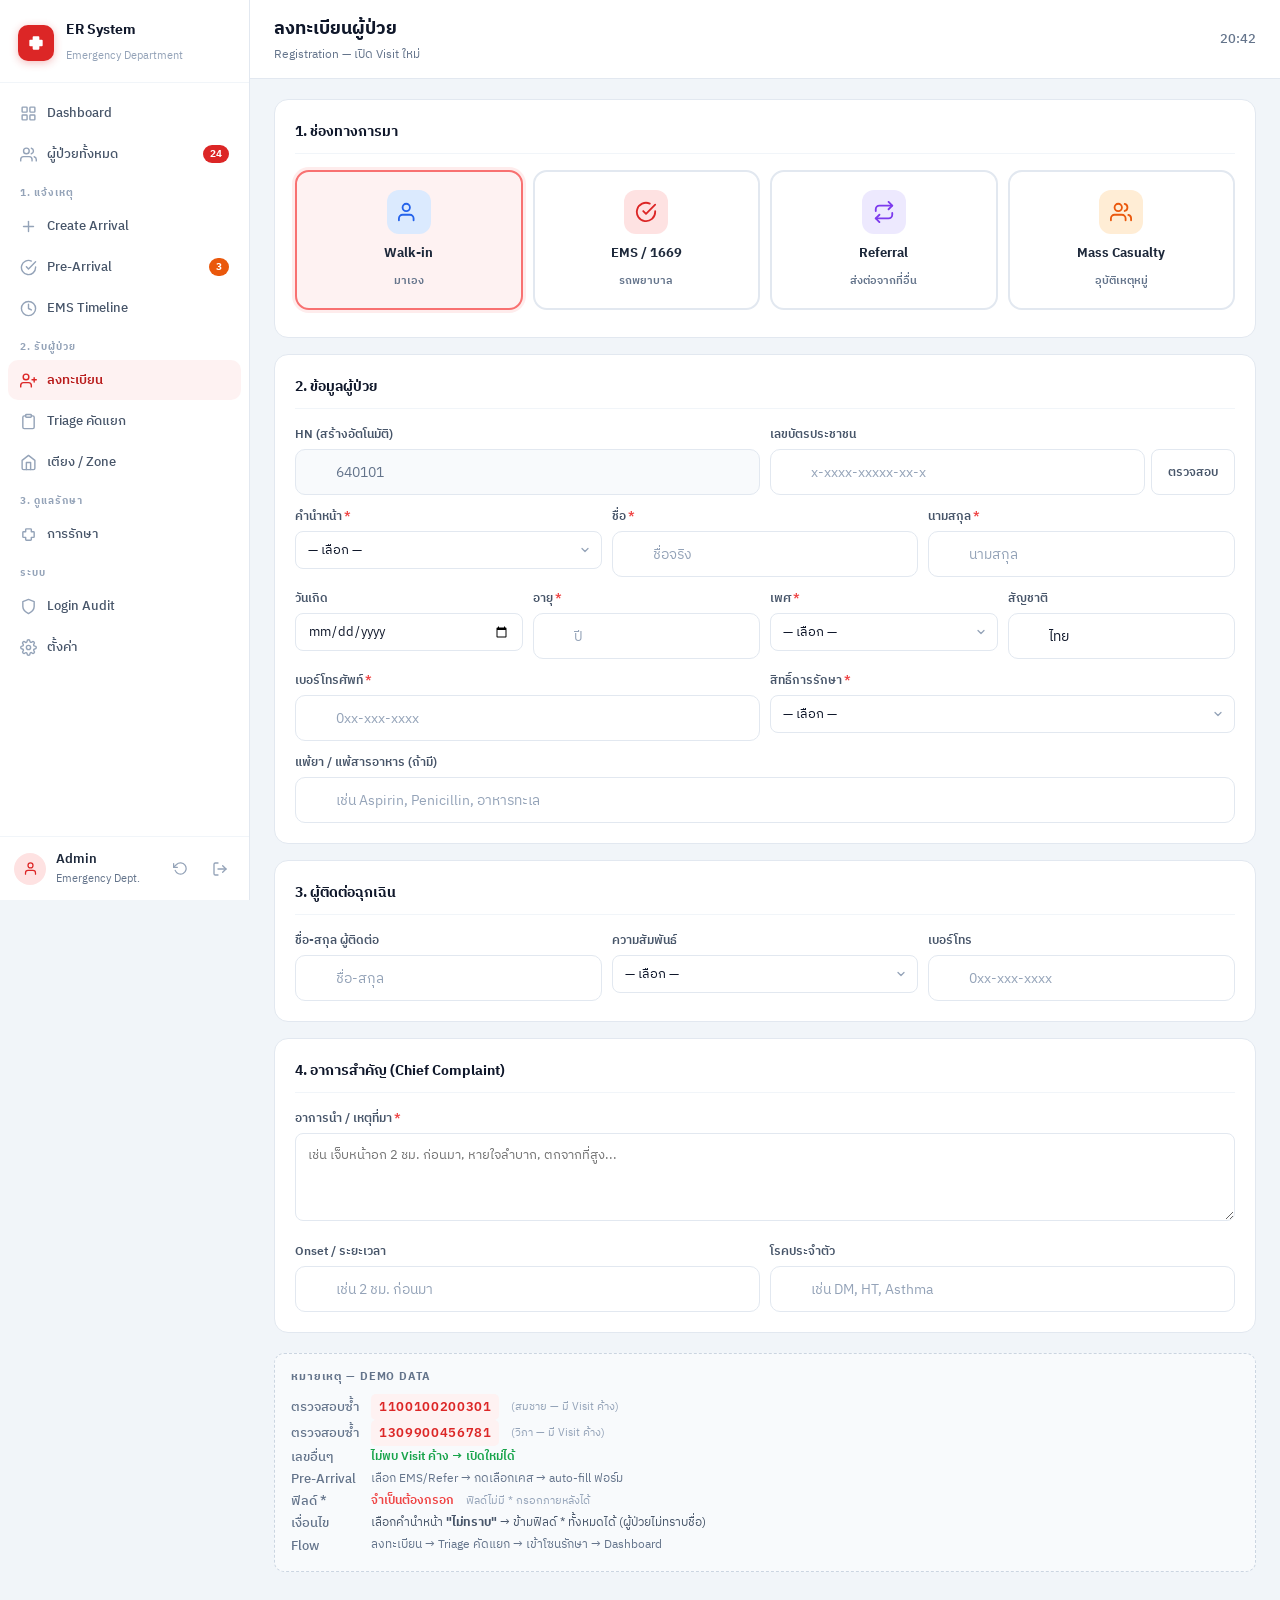
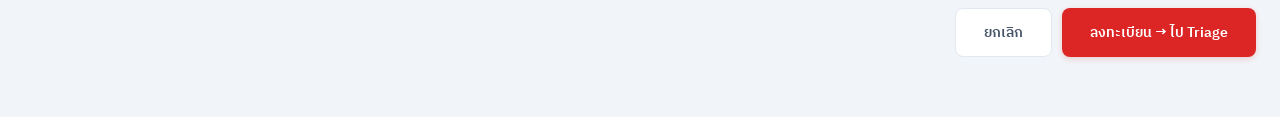
<file: registration.html>
<!DOCTYPE html>
<html lang="th">
<head>
  <meta charset="UTF-8" />
  <meta name="viewport" content="width=device-width, initial-scale=1.0" />
  <title>ER — ลงทะเบียนผู้ป่วย</title>
  <link rel="preconnect" href="https://fonts.googleapis.com" />
  <link rel="preconnect" href="https://fonts.gstatic.com" crossorigin />
  <link href="https://fonts.googleapis.com/css2?family=IBM+Plex+Sans+Thai:wght@300;400;500;600;700&family=IBM+Plex+Sans:wght@300;400;500;600;700&display=swap" rel="stylesheet" />
  <link rel="stylesheet" href="style.css" />
</head>
<body data-page="registration">

<div class="sb-overlay" id="sbOverlay"></div>

<!-- ── Sidebar (same as dashboard) ── -->
<aside class="sidebar" id="sidebar">
  <div class="sb-brand">
    <div class="sb-logo"><svg viewBox="0 0 24 24"><path d="M19 8h-3V5a1 1 0 0 0-1-1H9a1 1 0 0 0-1 1v3H5a1 1 0 0 0-1 1v6a1 1 0 0 0 1 1h3v3a1 1 0 0 0 1 1h6a1 1 0 0 0 1-1v-3h3a1 1 0 0 0 1-1V9a1 1 0 0 0-1-1z"/></svg></div>
    <div class="sb-brand-text"><h1>ER System</h1><span>Emergency Department</span></div>
  </div>
        <nav class="sb-nav">
    <a class="sb-item" href="dashboard.html">
      <svg viewBox="0 0 24 24" fill="none" stroke="currentColor" stroke-width="2" stroke-linecap="round" stroke-linejoin="round"><rect x="3" y="3" width="7" height="7" rx="1"/><rect x="14" y="3" width="7" height="7" rx="1"/><rect x="3" y="14" width="7" height="7" rx="1"/><rect x="14" y="14" width="7" height="7" rx="1"/></svg>
      Dashboard
    </a>
    <a class="sb-item" href="patient-list.html">
      <svg viewBox="0 0 24 24" fill="none" stroke="currentColor" stroke-width="2" stroke-linecap="round" stroke-linejoin="round"><path d="M17 21v-2a4 4 0 0 0-4-4H5a4 4 0 0 0-4 4v2"/><circle cx="9" cy="7" r="4"/><path d="M23 21v-2a4 4 0 0 0-3-3.87"/><path d="M16 3.13a4 4 0 0 1 0 7.75"/></svg>
      ผู้ป่วยทั้งหมด
      <span class="sb-badge">24</span>
    </a>

    <div class="sb-label">1. แจ้งเหตุ</div>
    <a class="sb-item" href="#" id="createPAFromSidebar">
      <svg viewBox="0 0 24 24" fill="none" stroke="currentColor" stroke-width="2" stroke-linecap="round" stroke-linejoin="round"><line x1="12" y1="5" x2="12" y2="19"/><line x1="5" y1="12" x2="19" y2="12"/></svg>
      Create Arrival
    </a>
    <a class="sb-item" href="#" id="openPreArrival">
      <svg viewBox="0 0 24 24" fill="none" stroke="currentColor" stroke-width="2" stroke-linecap="round" stroke-linejoin="round"><path d="M22 11.08V12a10 10 0 1 1-5.93-9.14"/><polyline points="22 4 12 14.01 9 11.01"/></svg>
      Pre-Arrival
      <span class="sb-badge" style="background:var(--orange)">3</span>
    </a>
    <a class="sb-item" href="#" id="openEmsFromSidebar">
      <svg viewBox="0 0 24 24" fill="none" stroke="currentColor" stroke-width="2" stroke-linecap="round" stroke-linejoin="round"><circle cx="12" cy="12" r="10"/><polyline points="12 6 12 12 16 14"/></svg>
      EMS Timeline
    </a>

    <div class="sb-label">2. รับผู้ป่วย</div>
    <a class="sb-item active" href="registration.html">
      <svg viewBox="0 0 24 24" fill="none" stroke="currentColor" stroke-width="2" stroke-linecap="round" stroke-linejoin="round"><path d="M16 21v-2a4 4 0 0 0-4-4H5a4 4 0 0 0-4 4v2"/><circle cx="8.5" cy="7" r="4"/><line x1="20" y1="8" x2="20" y2="14"/><line x1="23" y1="11" x2="17" y2="11"/></svg>
      ลงทะเบียน
    </a>
    <a class="sb-item" href="triage.html">
      <svg viewBox="0 0 24 24" fill="none" stroke="currentColor" stroke-width="2" stroke-linecap="round" stroke-linejoin="round"><path d="M16 4h2a2 2 0 0 1 2 2v14a2 2 0 0 1-2 2H6a2 2 0 0 1-2-2V6a2 2 0 0 1 2-2h2"/><rect x="8" y="2" width="8" height="4" rx="1"/></svg>
      Triage คัดแยก
    </a>
    <a class="sb-item" href="bed-management.html">
      <svg viewBox="0 0 24 24" fill="none" stroke="currentColor" stroke-width="2" stroke-linecap="round" stroke-linejoin="round"><path d="M3 9l9-7 9 7v11a2 2 0 0 1-2 2H5a2 2 0 0 1-2-2z"/><polyline points="9 22 9 12 15 12 15 22"/></svg>
      เตียง / Zone
    </a>

    <div class="sb-label">3. ดูแลรักษา</div>
    <a class="sb-item" href="patient-profile.html?tab=orders">
      <svg viewBox="0 0 24 24" fill="none" stroke="currentColor" stroke-width="2" stroke-linecap="round" stroke-linejoin="round"><path d="M19 8h-3V5a1 1 0 0 0-1-1H9a1 1 0 0 0-1 1v3H5a1 1 0 0 0-1 1v6a1 1 0 0 0 1 1h3v3a1 1 0 0 0 1 1h6a1 1 0 0 0 1-1v-3h3a1 1 0 0 0 1-1V9a1 1 0 0 0-1-1z"/></svg>
      การรักษา
    </a>

    <div class="sb-label">ระบบ</div>
    <a class="sb-item" href="#" id="openAuditModal">
      <svg viewBox="0 0 24 24" fill="none" stroke="currentColor" stroke-width="2" stroke-linecap="round" stroke-linejoin="round"><path d="M12 22s8-4 8-10V5l-8-3-8 3v7c0 6 8 10 8 10z"/></svg>
      Login Audit
    </a>
    <a class="sb-item" href="#">
      <svg viewBox="0 0 24 24" fill="none" stroke="currentColor" stroke-width="2" stroke-linecap="round" stroke-linejoin="round"><circle cx="12" cy="12" r="3"/><path d="M19.4 15a1.65 1.65 0 0 0 .33 1.82l.06.06a2 2 0 0 1-2.83 2.83l-.06-.06a1.65 1.65 0 0 0-1.82-.33 1.65 1.65 0 0 0-1 1.51V21a2 2 0 0 1-4 0v-.09A1.65 1.65 0 0 0 9 19.4a1.65 1.65 0 0 0-1.82.33l-.06.06a2 2 0 0 1-2.83-2.83l.06-.06A1.65 1.65 0 0 0 4.68 15a1.65 1.65 0 0 0-1.51-1H3a2 2 0 0 1 0-4h.09A1.65 1.65 0 0 0 4.6 9a1.65 1.65 0 0 0-.33-1.82l-.06-.06a2 2 0 0 1 2.83-2.83l.06.06A1.65 1.65 0 0 0 9 4.68a1.65 1.65 0 0 0 1-1.51V3a2 2 0 0 1 4 0v.09a1.65 1.65 0 0 0 1 1.51 1.65 1.65 0 0 0 1.82-.33l.06-.06a2 2 0 0 1 2.83 2.83l-.06.06A1.65 1.65 0 0 0 19.4 9a1.65 1.65 0 0 0 1.51 1H21a2 2 0 0 1 0 4h-.09a1.65 1.65 0 0 0-1.51 1z"/></svg>
      ตั้งค่า
    </a>
  </nav>
  <div class="sb-footer">
    <div class="sb-avatar"><svg viewBox="0 0 24 24" fill="none" stroke="currentColor" stroke-width="2" stroke-linecap="round" stroke-linejoin="round"><path d="M20 21v-2a4 4 0 0 0-4-4H8a4 4 0 0 0-4 4v2"/><circle cx="12" cy="7" r="4"/></svg></div>
    <div class="sb-user"><div class="name">Admin</div><div class="role">Emergency Dept.</div></div>
    <button class="sb-reset" id="resetDemoBtn" title="Reset Demo Data"><svg viewBox="0 0 24 24" fill="none" stroke="currentColor" stroke-width="2" stroke-linecap="round" stroke-linejoin="round"><polyline points="1 4 1 10 7 10"/><path d="M3.51 15a9 9 0 1 0 2.13-9.36L1 10"/></svg></button>
    <a href="Index.html" class="sb-logout" title="ออกจากระบบ"><svg viewBox="0 0 24 24" fill="none" stroke="currentColor" stroke-width="2" stroke-linecap="round" stroke-linejoin="round"><path d="M9 21H5a2 2 0 0 1-2-2V5a2 2 0 0 1 2-2h4"/><polyline points="16 17 21 12 16 7"/><line x1="21" y1="12" x2="9" y2="12"/></svg></a>
  </div>
</aside>

<!-- ── Main ── -->
<div class="main">
  <header class="hdr">
    <div class="hdr-left">
      <button class="menu-btn" id="menuBtn"><svg viewBox="0 0 24 24" fill="none" stroke="currentColor" stroke-width="2" stroke-linecap="round" stroke-linejoin="round"><line x1="3" y1="12" x2="21" y2="12"/><line x1="3" y1="6" x2="21" y2="6"/><line x1="3" y1="18" x2="21" y2="18"/></svg></button>
      <div><h2>ลงทะเบียนผู้ป่วย</h2><p>Registration — เปิด Visit ใหม่</p></div>
    </div>
    <div class="hdr-right">
      <span class="hdr-time" id="clock">14:32</span>
    </div>
  </header>

  <div class="content">

    <!-- Arrival Source -->
    <div class="reg-section">
      <div class="reg-section-title">1. ช่องทางการมา</div>
      <div class="reg-source-grid">
        <label class="reg-source-card active">
          <input type="radio" name="source" value="walkin" checked />
          <div class="reg-source-icon walkin">
            <svg viewBox="0 0 24 24" fill="none" stroke="currentColor" stroke-width="2" stroke-linecap="round" stroke-linejoin="round"><path d="M17 21v-2a4 4 0 0 0-4-4H5a4 4 0 0 0-4 4v2"/><circle cx="9" cy="7" r="4"/></svg>
          </div>
          <div class="reg-source-text">Walk-in</div>
          <div class="reg-source-sub">มาเอง</div>
        </label>
        <label class="reg-source-card">
          <input type="radio" name="source" value="ems" />
          <div class="reg-source-icon ems">
            <svg viewBox="0 0 24 24" fill="none" stroke="currentColor" stroke-width="2" stroke-linecap="round" stroke-linejoin="round"><path d="M22 11.08V12a10 10 0 1 1-5.93-9.14"/><polyline points="22 4 12 14.01 9 11.01"/></svg>
          </div>
          <div class="reg-source-text">EMS / 1669</div>
          <div class="reg-source-sub">รถพยาบาล</div>
        </label>
        <label class="reg-source-card">
          <input type="radio" name="source" value="refer" />
          <div class="reg-source-icon refer">
            <svg viewBox="0 0 24 24" fill="none" stroke="currentColor" stroke-width="2" stroke-linecap="round" stroke-linejoin="round"><polyline points="17 1 21 5 17 9"/><path d="M3 11V9a4 4 0 0 1 4-4h14"/><polyline points="7 23 3 19 7 15"/><path d="M21 13v2a4 4 0 0 1-4 4H3"/></svg>
          </div>
          <div class="reg-source-text">Referral</div>
          <div class="reg-source-sub">ส่งต่อจากที่อื่น</div>
        </label>
        <label class="reg-source-card">
          <input type="radio" name="source" value="mass" />
          <div class="reg-source-icon mass">
            <svg viewBox="0 0 24 24" fill="none" stroke="currentColor" stroke-width="2" stroke-linecap="round" stroke-linejoin="round"><path d="M17 21v-2a4 4 0 0 0-4-4H5a4 4 0 0 0-4 4v2"/><circle cx="9" cy="7" r="4"/><path d="M23 21v-2a4 4 0 0 0-3-3.87"/><path d="M16 3.13a4 4 0 0 1 0 7.75"/></svg>
          </div>
          <div class="reg-source-text">Mass Casualty</div>
          <div class="reg-source-sub">อุบัติเหตุหมู่</div>
        </label>
      </div>
    </div>

    <!-- Mass Casualty (shown when Mass Casualty selected) -->
    <div class="reg-section" id="regMassSection" style="display:none;">
      <div style="display:flex;align-items:center;gap:12px;padding:14px 18px;background:var(--orange-light);border:1.5px solid #fed7aa;border-radius:12px;margin-bottom:12px;">
        <div style="width:40px;height:40px;background:var(--orange);border-radius:10px;display:flex;align-items:center;justify-content:center;flex-shrink:0;">
          <svg viewBox="0 0 24 24" fill="none" stroke="currentColor" stroke-width="2.5" stroke-linecap="round" stroke-linejoin="round" style="width:20px;height:20px;color:white;"><path d="M10.29 3.86L1.82 18a2 2 0 0 0 1.71 3h16.94a2 2 0 0 0 1.71-3L13.71 3.86a2 2 0 0 0-3.42 0z"/><line x1="12" y1="9" x2="12" y2="13"/><line x1="12" y1="17" x2="12.01" y2="17"/></svg>
        </div>
        <div style="flex:1;">
          <div style="font-size:14px;font-weight:700;color:var(--orange);">โหมด Mass Casualty</div>
          <div style="font-size:12px;color:var(--slate-600);">ลงทะเบียนผู้ป่วยทีละคน ผูกกับ Incident เดียวกัน</div>
        </div>
      </div>
      <!-- เลือก Incident ที่มีอยู่ หรือ สร้างใหม่ -->
      <div style="display:flex;gap:8px;margin-bottom:12px;">
        <button class="ap-btn outline" id="regPickIncident" style="flex:1;">ดึง Incident ที่มีอยู่</button>
        <button class="ap-btn primary" id="regNewIncident" style="flex:1;">+ สร้าง Incident ใหม่</button>
      </div>

      <!-- Incident ที่เลือกแล้ว (ซ่อนจนกว่าจะเลือก/สร้าง) -->
      <div id="regIncidentInfo" style="display:none;margin-bottom:12px;">
        <div style="display:flex;align-items:center;gap:10px;padding:10px 14px;background:var(--green-light);border:1px solid #bbf7d0;border-radius:10px;">
          <svg viewBox="0 0 24 24" fill="none" stroke="currentColor" stroke-width="2.5" stroke-linecap="round" stroke-linejoin="round" style="width:18px;height:18px;color:var(--green);flex-shrink:0;"><polyline points="20 6 9 17 4 12"/></svg>
          <div style="flex:1;">
            <div style="font-size:13px;font-weight:700;color:var(--green);" id="regIncidentSelected">—</div>
            <div style="font-size:11px;color:var(--slate-500);" id="regIncidentSelectedDetail">—</div>
          </div>
          <button class="ap-btn outline" id="regChangeIncident" style="font-size:10px;padding:4px 10px;">เปลี่ยน</button>
        </div>
      </div>

      <!-- ฟอร์มสร้าง Incident ใหม่ (ซ่อน) -->
      <div id="regNewIncidentForm" style="display:none;">
      <div style="display:grid;grid-template-columns:1fr 1fr;gap:8px;">
        <div class="nv-field">
          <label class="nv-label">หมายเลข Incident<span style="color:var(--red-500);margin-left:2px;">*</span></label>
          <input type="text" class="nv-input" id="regIncidentId" placeholder="เช่น MCI-2026-0031" />
        </div>
        <div class="nv-field">
          <label class="nv-label">ประเภทเหตุการณ์</label>
          <select class="nv-input" id="regIncidentType">
            <option value="">— เลือก —</option>
            <option value="traffic">อุบัติเหตุจราจร (MVC)</option>
            <option value="fire">ไฟไหม้ / ระเบิด</option>
            <option value="collapse">อาคารถล่ม</option>
            <option value="chemical">สารเคมีรั่วไหล</option>
            <option value="flood">ภัยธรรมชาติ</option>
            <option value="other">อื่นๆ</option>
          </select>
        </div>
        <div class="nv-field">
          <label class="nv-label">สถานที่เกิดเหตุ</label>
          <input type="text" class="nv-input" id="regIncidentLocation" placeholder="เช่น ถนนสุขุมวิท กม.42" />
        </div>
        <div class="nv-field">
          <label class="nv-label">จำนวนผู้ป่วยทั้งหมด (ประมาณ)</label>
          <input type="text" class="nv-input" id="regIncidentTotal" placeholder="เช่น 15" />
        </div>
      </div>
      </div><!-- end regNewIncidentForm -->

      <div style="margin-top:10px;display:flex;align-items:center;justify-content:space-between;">
        <div style="font-size:11px;color:var(--slate-500);">
          <strong>ผู้ป่วยรายนี้เป็นคนที่:</strong>
          <span id="regIncidentCount" style="font-weight:700;color:var(--orange);">1</span>
          /
          <span id="regIncidentTotalDisplay">—</span>
          ของ Incident นี้
        </div>
        <button class="ap-btn outline" id="regClearIncident" style="font-size:10px;padding:4px 10px;">ยกเลิก Incident</button>
      </div>
    </div>

    <!-- EMS Link (shown when EMS/Refer selected) -->
    <div class="reg-section reg-ems-link" id="regEmsLink" style="display:none;">
      <div class="reg-ems-link-box">
        <svg viewBox="0 0 24 24" fill="none" stroke="currentColor" stroke-width="2" stroke-linecap="round" stroke-linejoin="round" style="width:18px;height:18px;color:var(--orange);flex-shrink:0;"><path d="M22 11.08V12a10 10 0 1 1-5.93-9.14"/><polyline points="22 4 12 14.01 9 11.01"/></svg>
        <div class="reg-ems-link-info">
          <strong>มีเคส Pre-Arrival รออยู่ 3 เคส</strong>
          <p>เลือกเคสจาก Pre-Arrival เพื่อดึงข้อมูล EMS มาอัตโนมัติ</p>
        </div>
        <button class="ap-btn primary" id="regPickPreArrival">เลือกเคส Pre-Arrival</button>
      </div>
    </div>

    <!-- Patient Info -->
    <div class="reg-section">
      <div class="reg-section-title">2. ข้อมูลผู้ป่วย</div>
      <div class="reg-form">
        <div class="nv-row">
          <div class="nv-field">
            <label class="nv-label">HN (สร้างอัตโนมัติ)</label>
            <input type="text" class="nv-input" value="640101" readonly style="background:var(--slate-50);color:var(--slate-500);" />
          </div>
          <div class="nv-field">
            <label class="nv-label">เลขบัตรประชาชน</label>
            <div style="display:flex;gap:6px;">
              <input type="text" class="nv-input" placeholder="x-xxxx-xxxxx-xx-x" id="regCID" style="flex:1;" />
              <button class="ap-btn outline" id="regCheckDup" style="flex-shrink:0;white-space:nowrap;">ตรวจสอบ</button>
            </div>
          </div>
        </div>

        <!-- Duplicate Warning -->
        <div class="nv-row" id="regDupWarn" style="display:none;">
          <div class="nv-field full">
            <div class="reg-dup-alert" id="regDupAlert">
              <!-- filled by JS -->
            </div>
          </div>
        </div>

        <div class="nv-row">
          <div class="nv-field">
            <label class="nv-label">คำนำหน้า<span style="color:var(--red-500);margin-left:2px;">*</span></label>
            <select class="nv-input" id="regPrefix">
              <option value="">— เลือก —</option>
              <option value="นาย">นาย</option>
              <option value="นาง">นาง</option>
              <option value="นางสาว">นางสาว</option>
              <option value="เด็กชาย">เด็กชาย</option>
              <option value="เด็กหญิง">เด็กหญิง</option>
              <option value="ไม่ทราบ">ไม่ทราบ</option>
            </select>
          </div>
          <div class="nv-field">
            <label class="nv-label">ชื่อ<span style="color:var(--red-500);margin-left:2px;">*</span></label>
            <input type="text" class="nv-input" placeholder="ชื่อจริง" id="regFname" />
          </div>
          <div class="nv-field">
            <label class="nv-label">นามสกุล<span style="color:var(--red-500);margin-left:2px;">*</span></label>
            <input type="text" class="nv-input" placeholder="นามสกุล" id="regLname" />
          </div>
        </div>

        <div class="nv-row">
          <div class="nv-field">
            <label class="nv-label">วันเกิด</label>
            <input type="date" class="nv-input" id="regDOB" />
          </div>
          <div class="nv-field">
            <label class="nv-label">อายุ<span style="color:var(--red-500);margin-left:2px;">*</span></label>
            <input type="text" class="nv-input" placeholder="ปี" id="regAge" />
          </div>
          <div class="nv-field">
            <label class="nv-label">เพศ<span style="color:var(--red-500);margin-left:2px;">*</span></label>
            <select class="nv-input" id="regGender">
              <option value="">— เลือก —</option>
              <option value="male">ชาย</option>
              <option value="female">หญิง</option>
              <option value="unknown">ไม่ทราบ</option>
            </select>
          </div>
          <div class="nv-field">
            <label class="nv-label">สัญชาติ</label>
            <input type="text" class="nv-input" value="ไทย" id="regNation" />
          </div>
        </div>

        <div class="nv-row">
          <div class="nv-field">
            <label class="nv-label">เบอร์โทรศัพท์<span style="color:var(--red-500);margin-left:2px;">*</span></label>
            <input type="text" class="nv-input" placeholder="0xx-xxx-xxxx" id="regPhone" />
          </div>
          <div class="nv-field">
            <label class="nv-label">สิทธิ์การรักษา<span style="color:var(--red-500);margin-left:2px;">*</span></label>
            <select class="nv-input" id="regScheme">
              <option value="">— เลือก —</option>
              <option value="uc">บัตรทอง (UC)</option>
              <option value="ss">ประกันสังคม</option>
              <option value="cs">ข้าราชการ</option>
              <option value="self">ชำระเอง</option>
              <option value="other">อื่นๆ</option>
            </select>
          </div>
        </div>

        <div class="nv-row">
          <div class="nv-field full">
            <label class="nv-label">แพ้ยา / แพ้สารอาหาร (ถ้ามี)</label>
            <input type="text" class="nv-input" placeholder="เช่น Aspirin, Penicillin, อาหารทะเล" id="regAllergy" />
          </div>
        </div>
      </div>
    </div>

    <!-- Contact / Emergency -->
    <div class="reg-section">
      <div class="reg-section-title">3. ผู้ติดต่อฉุกเฉิน</div>
      <div class="reg-form">
        <div class="nv-row">
          <div class="nv-field">
            <label class="nv-label">ชื่อ-สกุล ผู้ติดต่อ</label>
            <input type="text" class="nv-input" placeholder="ชื่อ-สกุล" id="regEmcName" />
          </div>
          <div class="nv-field">
            <label class="nv-label">ความสัมพันธ์</label>
            <select class="nv-input" id="regEmcRel">
              <option value="">— เลือก —</option>
              <option value="spouse">คู่สมรส</option>
              <option value="parent">บิดา/มารดา</option>
              <option value="child">บุตร</option>
              <option value="sibling">พี่น้อง</option>
              <option value="other">อื่นๆ</option>
            </select>
          </div>
          <div class="nv-field">
            <label class="nv-label">เบอร์โทร</label>
            <input type="text" class="nv-input" placeholder="0xx-xxx-xxxx" id="regEmcPhone" />
          </div>
        </div>
      </div>
    </div>

    <!-- Chief Complaint -->
    <div class="reg-section">
      <div class="reg-section-title">4. อาการสำคัญ (Chief Complaint)</div>
      <div class="reg-form">
        <div class="nv-row">
          <div class="nv-field full">
            <label class="nv-label">อาการนำ / เหตุที่มา<span style="color:var(--red-500);margin-left:2px;">*</span></label>
            <textarea class="nv-textarea" rows="3" placeholder="เช่น เจ็บหน้าอก 2 ชม. ก่อนมา, หายใจลำบาก, ตกจากที่สูง..." id="regCC"></textarea>
          </div>
        </div>
        <div class="nv-row">
          <div class="nv-field">
            <label class="nv-label">Onset / ระยะเวลา</label>
            <input type="text" class="nv-input" placeholder="เช่น 2 ชม. ก่อนมา" id="regOnset" />
          </div>
          <div class="nv-field">
            <label class="nv-label">โรคประจำตัว</label>
            <input type="text" class="nv-input" placeholder="เช่น DM, HT, Asthma" id="regPMH" />
          </div>
        </div>
      </div>
    </div>

    <!-- Note -->
    <div class="note-password" style="margin-bottom:16px;">
      <div class="note-title">หมายเหตุ — Demo Data</div>
      <div class="note-row">
        <span class="note-label">ตรวจสอบซ้ำ</span>
        <span class="note-value">1100100200301</span>
        <span style="font-size:11px;color:var(--slate-400);margin-left:4px;">(สมชาย — มี Visit ค้าง)</span>
      </div>
      <div class="note-row">
        <span class="note-label">ตรวจสอบซ้ำ</span>
        <span class="note-value">1309900456781</span>
        <span style="font-size:11px;color:var(--slate-400);margin-left:4px;">(วิภา — มี Visit ค้าง)</span>
      </div>
      <div class="note-row">
        <span class="note-label">เลขอื่นๆ</span>
        <span style="font-size:12px;color:var(--green);font-weight:600;">ไม่พบ Visit ค้าง → เปิดใหม่ได้</span>
      </div>
      <div class="note-row">
        <span class="note-label">Pre-Arrival</span>
        <span style="font-size:12px;color:var(--slate-500);">เลือก EMS/Refer → กดเลือกเคส → auto-fill ฟอร์ม</span>
      </div>
      <div class="note-row">
        <span class="note-label">ฟิลด์ *</span>
        <span style="font-size:12px;color:var(--red-500);font-weight:600;">จำเป็นต้องกรอก</span>
        <span style="font-size:11px;color:var(--slate-400);margin-left:4px;">ฟิลด์ไม่มี * กรอกภายหลังได้</span>
      </div>
      <div class="note-row">
        <span class="note-label">เงื่อนไข</span>
        <span style="font-size:12px;color:var(--slate-600);">เลือกคำนำหน้า <strong>"ไม่ทราบ"</strong> → ข้ามฟิลด์ * ทั้งหมดได้ (ผู้ป่วยไม่ทราบชื่อ)</span>
      </div>
      <div class="note-row">
        <span class="note-label">Flow</span>
        <span style="font-size:12px;color:var(--slate-500);">ลงทะเบียน → Triage คัดแยก → เข้าโซนรักษา → Dashboard</span>
      </div>
    </div>

    <!-- Actions -->
    <div class="reg-actions">
      <button class="ap-btn outline" style="padding:12px 28px;font-size:14px;" onclick="window.location.href='dashboard.html'">ยกเลิก</button>
      <button class="ap-btn primary" style="padding:12px 28px;font-size:14px;" id="regSubmit">ลงทะเบียน → ไป Triage</button>
    </div>

  </div>
</div>

<div class="toast-container" id="toastContainer"></div>

<!-- ── Pick Incident Modal ── -->
<div class="sub-overlay" id="pickIncidentModal">
  <div class="sub-box sub-wide">
    <div class="sub-hd">
      <h4>เลือก Incident ที่มีอยู่</h4>
      <button class="assign-close" id="closePickIncident">
        <svg xmlns="http://www.w3.org/2000/svg" width="16" height="16" viewBox="0 0 24 24" fill="none" stroke="currentColor" stroke-width="2" stroke-linecap="round" stroke-linejoin="round"><line x1="18" y1="6" x2="6" y2="18"/><line x1="6" y1="6" x2="18" y2="18"/></svg>
      </button>
    </div>
    <div class="sub-body" id="pickIncidentBody">
      <p style="font-size:13px;color:var(--slate-500);margin-bottom:12px;">เลือก Incident เพื่อดึงข้อมูลมาอัตโนมัติ</p>

      <div class="pick-pa-card" data-inc-id="MCI-2026-0031" data-inc-type="traffic" data-inc-location="ถนนสุขุมวิท กม.42 จ.สมุทรปราการ" data-inc-total="15">
        <div style="width:44px;height:44px;background:var(--orange-bg);color:var(--orange);border-radius:10px;display:flex;align-items:center;justify-content:center;flex-shrink:0;font-size:11px;font-weight:700;">MCI</div>
        <div style="flex:1;min-width:0;">
          <div style="font-size:13px;font-weight:700;color:var(--slate-800);">MCI-2026-0031</div>
          <div style="font-size:11px;color:var(--slate-500);">อุบัติเหตุจราจร · ถนนสุขุมวิท กม.42 · ผู้ป่วย 3/15 คน · วันนี้ 13:45</div>
        </div>
      </div>

      <div class="pick-pa-card" data-inc-id="MCI-2026-0030" data-inc-type="fire" data-inc-location="โรงงาน ABC นิคมบางปู" data-inc-total="8">
        <div style="width:44px;height:44px;background:var(--red-100);color:var(--red-600);border-radius:10px;display:flex;align-items:center;justify-content:center;flex-shrink:0;font-size:11px;font-weight:700;">MCI</div>
        <div style="flex:1;min-width:0;">
          <div style="font-size:13px;font-weight:700;color:var(--slate-800);">MCI-2026-0030</div>
          <div style="font-size:11px;color:var(--slate-500);">ไฟไหม้ / ระเบิด · โรงงาน ABC นิคมบางปู · ผู้ป่วย 5/8 คน · วันนี้ 10:20</div>
        </div>
      </div>

      <div class="pick-pa-card" data-inc-id="MCI-2026-0029" data-inc-type="chemical" data-inc-location="ท่าเรือแหลมฉบัง" data-inc-total="12">
        <div style="width:44px;height:44px;background:var(--warn-bg);color:var(--warn);border-radius:10px;display:flex;align-items:center;justify-content:center;flex-shrink:0;font-size:11px;font-weight:700;">MCI</div>
        <div style="flex:1;min-width:0;">
          <div style="font-size:13px;font-weight:700;color:var(--slate-800);">MCI-2026-0029</div>
          <div style="font-size:11px;color:var(--slate-500);">สารเคมีรั่วไหล · ท่าเรือแหลมฉบัง · ผู้ป่วย 9/12 คน · เมื่อวาน 16:30</div>
        </div>
      </div>
    </div>
  </div>
</div>

<!-- ── Pick Pre-Arrival Modal ── -->
<div class="sub-overlay" id="pickPAModal">
  <div class="sub-box sub-wide">
    <div class="sub-hd">
      <h4>เลือกเคส Pre-Arrival</h4>
      <button class="assign-close" id="closePickPA">
        <svg xmlns="http://www.w3.org/2000/svg" width="16" height="16" viewBox="0 0 24 24" fill="none" stroke="currentColor" stroke-width="2" stroke-linecap="round" stroke-linejoin="round"><line x1="18" y1="6" x2="6" y2="18"/><line x1="6" y1="6" x2="18" y2="18"/></svg>
      </button>
    </div>
    <div class="sub-body">
      <p style="font-size:13px;color:var(--slate-500);margin-bottom:14px;">เลือกเคสเพื่อดึงข้อมูล EMS มากรอกอัตโนมัติ</p>

      <!-- Case 1 -->
      <div class="pick-pa-card" data-case="1" data-gender="ไม่ทราบ" data-age="~55" data-name="" data-cc="Cardiac Arrest · VF · CPR ongoing" data-source="EMS 1669" data-onset="14:10" data-pmh="" data-allergy="">
        <div class="pa-mini-eta-box critical" style="width:44px;height:44px;border-radius:10px;flex-shrink:0;">
          <div class="pa-mini-eta-num" style="font-size:16px;">8</div>
          <div class="pa-mini-eta-unit">นาที</div>
        </div>
        <div style="flex:1;min-width:0;">
          <div style="display:flex;align-items:center;gap:6px;margin-bottom:3px;">
            <span class="pa-mini-risk critical">Resuscitation</span>
            <span class="pa-mini-source ems">EMS 1669</span>
          </div>
          <div style="font-size:13px;font-weight:600;color:var(--slate-800);">Cardiac Arrest — ชาย ~55 ปี</div>
          <div style="font-size:11px;color:var(--slate-500);">CPR ongoing · Defib x2 · Intubation</div>
        </div>
      </div>

      <!-- Case 2 -->
      <div class="pick-pa-card" data-case="2" data-gender="หญิง" data-age="32" data-name="พิมพ์ใจ ดวงดี" data-cc="Severe PPH · ตกเลือดหลังคลอด · Hb 6.2" data-source="Refer รพ.ชุมชน" data-onset="12:30" data-pmh="G2P1 คลอดปกติ" data-allergy="">
        <div class="pa-mini-eta-box emergency" style="width:44px;height:44px;border-radius:10px;flex-shrink:0;">
          <div class="pa-mini-eta-num" style="font-size:16px;">22</div>
          <div class="pa-mini-eta-unit">นาที</div>
        </div>
        <div style="flex:1;min-width:0;">
          <div style="display:flex;align-items:center;gap:6px;margin-bottom:3px;">
            <span class="pa-mini-risk emergency">Emergency</span>
            <span class="pa-mini-source refer">Refer</span>
          </div>
          <div style="font-size:13px;font-weight:600;color:var(--slate-800);">Severe PPH — พิมพ์ใจ ดวงดี หญิง 32 ปี</div>
          <div style="font-size:11px;color:var(--slate-500);">ตกเลือดหลังคลอด · BP 75/45 · Hb 6.2</div>
        </div>
      </div>

      <!-- Case 3 -->
      <div class="pick-pa-card" data-case="3" data-gender="ชาย" data-age="68" data-name="วิชัย สุขสม" data-cc="Stroke · แขนขาอ่อนแรงซ้าย · พูดไม่ชัด" data-source="EMS 1669" data-onset="13:10" data-pmh="HT, DM, DLP" data-allergy="Aspirin">
        <div class="pa-mini-eta-box urgent" style="width:44px;height:44px;border-radius:10px;flex-shrink:0;">
          <div class="pa-mini-eta-num" style="font-size:16px;">35</div>
          <div class="pa-mini-eta-unit">นาที</div>
        </div>
        <div style="flex:1;min-width:0;">
          <div style="display:flex;align-items:center;gap:6px;margin-bottom:3px;">
            <span class="pa-mini-risk urgent">Urgent</span>
            <span class="pa-mini-source ems">EMS 1669</span>
          </div>
          <div style="font-size:13px;font-weight:600;color:var(--slate-800);">Stroke — วิชัย สุขสม ชาย 68 ปี</div>
          <div style="font-size:11px;color:var(--slate-500);">Onset 1 ชม. 20 นาที · แขนขาอ่อนแรง · HT, DM</div>
        </div>
      </div>

    </div>
  </div>
</div>

<script src="data.js"></script>
<script src="script.js"></script>
</body>
</html>
</file>
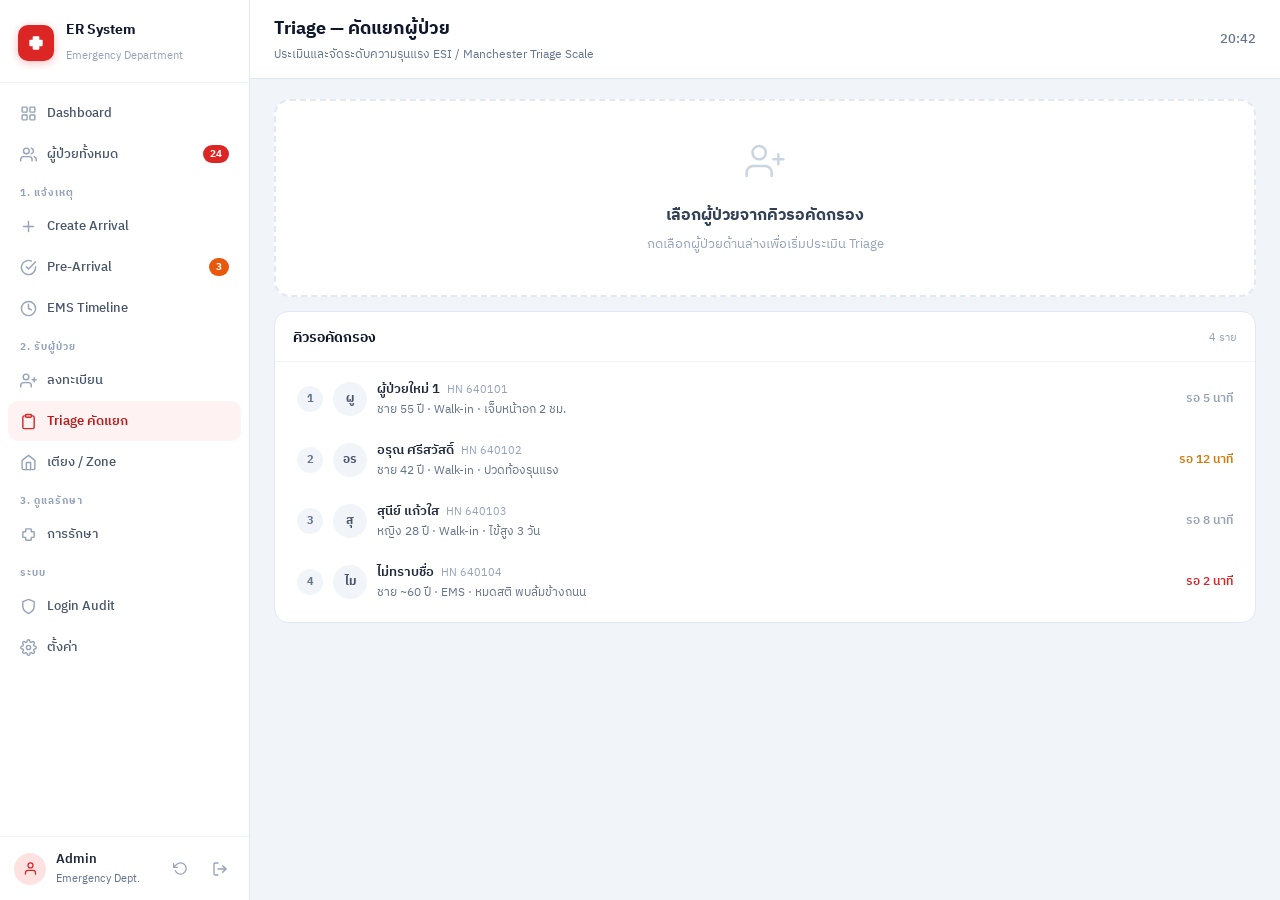
<file: triage.html>
<!DOCTYPE html>
<html lang="th">
<head>
  <meta charset="UTF-8" />
  <meta name="viewport" content="width=device-width, initial-scale=1.0" />
  <title>ER — Triage คัดแยกผู้ป่วย</title>
  <link rel="preconnect" href="https://fonts.googleapis.com" />
  <link rel="preconnect" href="https://fonts.gstatic.com" crossorigin />
  <link href="https://fonts.googleapis.com/css2?family=IBM+Plex+Sans+Thai:wght@300;400;500;600;700&family=IBM+Plex+Sans:wght@300;400;500;600;700&display=swap" rel="stylesheet" />
  <link rel="stylesheet" href="style.css" />
</head>
<body data-page="triage">

<div class="sb-overlay" id="sbOverlay"></div>

<!-- ── Sidebar ── -->
<aside class="sidebar" id="sidebar">
  <div class="sb-brand">
    <div class="sb-logo"><svg viewBox="0 0 24 24"><path d="M19 8h-3V5a1 1 0 0 0-1-1H9a1 1 0 0 0-1 1v3H5a1 1 0 0 0-1 1v6a1 1 0 0 0 1 1h3v3a1 1 0 0 0 1 1h6a1 1 0 0 0 1-1v-3h3a1 1 0 0 0 1-1V9a1 1 0 0 0-1-1z"/></svg></div>
    <div class="sb-brand-text"><h1>ER System</h1><span>Emergency Department</span></div>
  </div>
        <nav class="sb-nav">
    <a class="sb-item" href="dashboard.html">
      <svg viewBox="0 0 24 24" fill="none" stroke="currentColor" stroke-width="2" stroke-linecap="round" stroke-linejoin="round"><rect x="3" y="3" width="7" height="7" rx="1"/><rect x="14" y="3" width="7" height="7" rx="1"/><rect x="3" y="14" width="7" height="7" rx="1"/><rect x="14" y="14" width="7" height="7" rx="1"/></svg>
      Dashboard
    </a>
    <a class="sb-item" href="patient-list.html">
      <svg viewBox="0 0 24 24" fill="none" stroke="currentColor" stroke-width="2" stroke-linecap="round" stroke-linejoin="round"><path d="M17 21v-2a4 4 0 0 0-4-4H5a4 4 0 0 0-4 4v2"/><circle cx="9" cy="7" r="4"/><path d="M23 21v-2a4 4 0 0 0-3-3.87"/><path d="M16 3.13a4 4 0 0 1 0 7.75"/></svg>
      ผู้ป่วยทั้งหมด
      <span class="sb-badge">24</span>
    </a>

    <div class="sb-label">1. แจ้งเหตุ</div>
    <a class="sb-item" href="#" id="createPAFromSidebar">
      <svg viewBox="0 0 24 24" fill="none" stroke="currentColor" stroke-width="2" stroke-linecap="round" stroke-linejoin="round"><line x1="12" y1="5" x2="12" y2="19"/><line x1="5" y1="12" x2="19" y2="12"/></svg>
      Create Arrival
    </a>
    <a class="sb-item" href="#" id="openPreArrival">
      <svg viewBox="0 0 24 24" fill="none" stroke="currentColor" stroke-width="2" stroke-linecap="round" stroke-linejoin="round"><path d="M22 11.08V12a10 10 0 1 1-5.93-9.14"/><polyline points="22 4 12 14.01 9 11.01"/></svg>
      Pre-Arrival
      <span class="sb-badge" style="background:var(--orange)">3</span>
    </a>
    <a class="sb-item" href="#" id="openEmsFromSidebar">
      <svg viewBox="0 0 24 24" fill="none" stroke="currentColor" stroke-width="2" stroke-linecap="round" stroke-linejoin="round"><circle cx="12" cy="12" r="10"/><polyline points="12 6 12 12 16 14"/></svg>
      EMS Timeline
    </a>

    <div class="sb-label">2. รับผู้ป่วย</div>
    <a class="sb-item" href="registration.html">
      <svg viewBox="0 0 24 24" fill="none" stroke="currentColor" stroke-width="2" stroke-linecap="round" stroke-linejoin="round"><path d="M16 21v-2a4 4 0 0 0-4-4H5a4 4 0 0 0-4 4v2"/><circle cx="8.5" cy="7" r="4"/><line x1="20" y1="8" x2="20" y2="14"/><line x1="23" y1="11" x2="17" y2="11"/></svg>
      ลงทะเบียน
    </a>
    <a class="sb-item active" href="triage.html">
      <svg viewBox="0 0 24 24" fill="none" stroke="currentColor" stroke-width="2" stroke-linecap="round" stroke-linejoin="round"><path d="M16 4h2a2 2 0 0 1 2 2v14a2 2 0 0 1-2 2H6a2 2 0 0 1-2-2V6a2 2 0 0 1 2-2h2"/><rect x="8" y="2" width="8" height="4" rx="1"/></svg>
      Triage คัดแยก
    </a>
    <a class="sb-item" href="bed-management.html">
      <svg viewBox="0 0 24 24" fill="none" stroke="currentColor" stroke-width="2" stroke-linecap="round" stroke-linejoin="round"><path d="M3 9l9-7 9 7v11a2 2 0 0 1-2 2H5a2 2 0 0 1-2-2z"/><polyline points="9 22 9 12 15 12 15 22"/></svg>
      เตียง / Zone
    </a>

    <div class="sb-label">3. ดูแลรักษา</div>
    <a class="sb-item" href="patient-profile.html?tab=orders">
      <svg viewBox="0 0 24 24" fill="none" stroke="currentColor" stroke-width="2" stroke-linecap="round" stroke-linejoin="round"><path d="M19 8h-3V5a1 1 0 0 0-1-1H9a1 1 0 0 0-1 1v3H5a1 1 0 0 0-1 1v6a1 1 0 0 0 1 1h3v3a1 1 0 0 0 1 1h6a1 1 0 0 0 1-1v-3h3a1 1 0 0 0 1-1V9a1 1 0 0 0-1-1z"/></svg>
      การรักษา
    </a>

    <div class="sb-label">ระบบ</div>
    <a class="sb-item" href="#" id="openAuditModal">
      <svg viewBox="0 0 24 24" fill="none" stroke="currentColor" stroke-width="2" stroke-linecap="round" stroke-linejoin="round"><path d="M12 22s8-4 8-10V5l-8-3-8 3v7c0 6 8 10 8 10z"/></svg>
      Login Audit
    </a>
    <a class="sb-item" href="#">
      <svg viewBox="0 0 24 24" fill="none" stroke="currentColor" stroke-width="2" stroke-linecap="round" stroke-linejoin="round"><circle cx="12" cy="12" r="3"/><path d="M19.4 15a1.65 1.65 0 0 0 .33 1.82l.06.06a2 2 0 0 1-2.83 2.83l-.06-.06a1.65 1.65 0 0 0-1.82-.33 1.65 1.65 0 0 0-1 1.51V21a2 2 0 0 1-4 0v-.09A1.65 1.65 0 0 0 9 19.4a1.65 1.65 0 0 0-1.82.33l-.06.06a2 2 0 0 1-2.83-2.83l.06-.06A1.65 1.65 0 0 0 4.68 15a1.65 1.65 0 0 0-1.51-1H3a2 2 0 0 1 0-4h.09A1.65 1.65 0 0 0 4.6 9a1.65 1.65 0 0 0-.33-1.82l-.06-.06a2 2 0 0 1 2.83-2.83l.06.06A1.65 1.65 0 0 0 9 4.68a1.65 1.65 0 0 0 1-1.51V3a2 2 0 0 1 4 0v.09a1.65 1.65 0 0 0 1 1.51 1.65 1.65 0 0 0 1.82-.33l.06-.06a2 2 0 0 1 2.83 2.83l-.06.06A1.65 1.65 0 0 0 19.4 9a1.65 1.65 0 0 0 1.51 1H21a2 2 0 0 1 0 4h-.09a1.65 1.65 0 0 0-1.51 1z"/></svg>
      ตั้งค่า
    </a>
  </nav>
  <div class="sb-footer">
    <div class="sb-avatar"><svg viewBox="0 0 24 24" fill="none" stroke="currentColor" stroke-width="2" stroke-linecap="round" stroke-linejoin="round"><path d="M20 21v-2a4 4 0 0 0-4-4H8a4 4 0 0 0-4 4v2"/><circle cx="12" cy="7" r="4"/></svg></div>
    <div class="sb-user"><div class="name">Admin</div><div class="role">Emergency Dept.</div></div>
    <button class="sb-reset" id="resetDemoBtn" title="Reset Demo Data"><svg viewBox="0 0 24 24" fill="none" stroke="currentColor" stroke-width="2" stroke-linecap="round" stroke-linejoin="round"><polyline points="1 4 1 10 7 10"/><path d="M3.51 15a9 9 0 1 0 2.13-9.36L1 10"/></svg></button>
    <a href="Index.html" class="sb-logout" title="ออกจากระบบ"><svg viewBox="0 0 24 24" fill="none" stroke="currentColor" stroke-width="2" stroke-linecap="round" stroke-linejoin="round"><path d="M9 21H5a2 2 0 0 1-2-2V5a2 2 0 0 1 2-2h4"/><polyline points="16 17 21 12 16 7"/><line x1="21" y1="12" x2="9" y2="12"/></svg></a>
  </div>
</aside>

<!-- ── Main ── -->
<div class="main">
  <header class="hdr">
    <div class="hdr-left">
      <button class="menu-btn" id="menuBtn"><svg viewBox="0 0 24 24" fill="none" stroke="currentColor" stroke-width="2" stroke-linecap="round" stroke-linejoin="round"><line x1="3" y1="12" x2="21" y2="12"/><line x1="3" y1="6" x2="21" y2="6"/><line x1="3" y1="18" x2="21" y2="18"/></svg></button>
      <div><h2>Triage — คัดแยกผู้ป่วย</h2><p>ประเมินและจัดระดับความรุนแรง ESI / Manchester Triage Scale</p></div>
    </div>
    <div class="hdr-right"><span class="hdr-time" id="clock">14:32</span></div>
  </header>

  <div class="content">

    <!-- Select Patient (empty state) -->
    <div id="triSelectPatient">
      <div class="tri-empty-state">
        <div class="tri-empty-icon">
          <svg viewBox="0 0 24 24" fill="none" stroke="currentColor" stroke-width="1.5" stroke-linecap="round" stroke-linejoin="round" style="width:40px;height:40px;color:var(--slate-300);"><path d="M16 21v-2a4 4 0 0 0-4-4H5a4 4 0 0 0-4 4v2"/><circle cx="8.5" cy="7" r="4"/><line x1="20" y1="8" x2="20" y2="14"/><line x1="23" y1="11" x2="17" y2="11"/></svg>
        </div>
        <div class="tri-empty-text">เลือกผู้ป่วยจากคิวรอคัดกรอง</div>
        <div class="tri-empty-sub">กดเลือกผู้ป่วยด้านล่างเพื่อเริ่มประเมิน Triage</div>
      </div>

      <!-- Queue -->
      <div class="card" style="margin-top:14px;">
        <div class="card-hd"><h3>คิวรอคัดกรอง</h3><span style="font-size:11px;color:var(--slate-400);">4 ราย</span></div>
        <div class="card-bd" style="padding:6px 10px 10px;">
          <div class="tri-q-item tri-select-item" data-hn="640101" data-name="ผู้ป่วยใหม่ 1" data-gender="ชาย" data-age="55" data-cc="เจ็บหน้าอก 2 ชม." data-source="Walk-in" data-time="14:32" data-wait="5">
            <div class="tri-q-order">1</div>
            <div class="tri-q-avatar" style="background:var(--red-100);color:var(--red-600);">ผ1</div>
            <div class="tri-q-info">
              <div class="tri-q-name">ผู้ป่วยใหม่ 1 <span class="tri-q-hn">HN 640101</span></div>
              <div class="tri-q-detail">ชาย 55 ปี · Walk-in · เจ็บหน้าอก 2 ชม.</div>
            </div>
            <div class="tri-q-wait warn">รอ 5 นาที</div>
          </div>
          <div class="tri-q-item tri-select-item" data-hn="640102" data-name="อรุณ ศรีสวัสดิ์" data-gender="ชาย" data-age="42" data-cc="ปวดท้องรุนแรง" data-source="Walk-in" data-time="14:20" data-wait="12">
            <div class="tri-q-order">2</div>
            <div class="tri-q-avatar" style="background:var(--slate-100);color:var(--slate-600);">อร</div>
            <div class="tri-q-info">
              <div class="tri-q-name">อรุณ ศรีสวัสดิ์ <span class="tri-q-hn">HN 640102</span></div>
              <div class="tri-q-detail">ชาย 42 ปี · Walk-in · ปวดท้องรุนแรง</div>
            </div>
            <div class="tri-q-wait warn">รอ 12 นาที</div>
          </div>
          <div class="tri-q-item tri-select-item" data-hn="640103" data-name="สุนีย์ แก้วใส" data-gender="หญิง" data-age="28" data-cc="ไข้สูง 3 วัน" data-source="Walk-in" data-time="14:24" data-wait="8">
            <div class="tri-q-order">3</div>
            <div class="tri-q-avatar" style="background:var(--slate-100);color:var(--slate-600);">สน</div>
            <div class="tri-q-info">
              <div class="tri-q-name">สุนีย์ แก้วใส <span class="tri-q-hn">HN 640103</span></div>
              <div class="tri-q-detail">หญิง 28 ปี · Walk-in · ไข้สูง 3 วัน</div>
            </div>
            <div class="tri-q-wait">รอ 8 นาที</div>
          </div>
          <div class="tri-q-item tri-select-item" data-hn="640104" data-name="ไม่ทราบชื่อ" data-gender="ชาย" data-age="~60" data-cc="หมดสติ พบล้มข้างถนน" data-source="EMS" data-time="14:30" data-wait="2">
            <div class="tri-q-order">4</div>
            <div class="tri-q-avatar" style="background:var(--orange-bg);color:var(--orange);">?</div>
            <div class="tri-q-info">
              <div class="tri-q-name">ไม่ทราบชื่อ <span class="tri-q-hn">HN 640104</span></div>
              <div class="tri-q-detail">ชาย ~60 ปี · EMS · หมดสติ พบล้มข้างถนน</div>
            </div>
            <div class="tri-q-wait over">รอ 2 นาที</div>
          </div>
        </div>
      </div>
    </div><!-- end triSelectPatient -->

    <!-- Patient info bar (shown after selection) -->
    <div class="tri-patient-bar" id="triPatientBar" style="display:none;">
      <div class="tri-patient-info">
        <div class="tri-patient-avatar" id="triAvatar">—</div>
        <div>
          <div class="tri-patient-name" id="triPatientName">— <span class="tri-patient-hn" id="triPatientHN">HN —</span></div>
          <div class="tri-patient-detail" id="triPatientDetail">—</div>
        </div>
      </div>
      <div style="display:flex;align-items:center;gap:12px;">
        <button class="ap-btn outline" id="triChangePatient" style="font-size:11px;padding:5px 12px;">เปลี่ยนผู้ป่วย</button>
        <div class="tri-patient-arrival">
          <span class="tri-patient-arrival-label">เวลามาถึง</span>
          <span class="tri-patient-arrival-time" id="triArrivalTime">—</span>
        </div>
      </div>
    </div>

    <!-- Triage Form (hidden until patient selected) -->
    <div id="triFormSection" style="display:none;">

    <!-- Vital Signs -->
    <div class="reg-section">
      <div class="reg-section-title">1. สัญญาณชีพ (Vital Signs)</div>
      <div class="reg-form">
        <div class="nv-row">
          <div class="nv-field">
            <label class="nv-label">BP (mmHg)<span style="color:var(--red-500);margin-left:2px;">*</span></label>
            <div style="display:flex;gap:6px;align-items:center;">
              <input type="text" class="nv-input" placeholder="SYS" id="triBpSys" style="text-align:center;" />
              <span style="color:var(--slate-400);font-weight:600;">/</span>
              <input type="text" class="nv-input" placeholder="DIA" id="triBpDia" style="text-align:center;" />
            </div>
          </div>
          <div class="nv-field">
            <label class="nv-label">HR (bpm)<span style="color:var(--red-500);margin-left:2px;">*</span></label>
            <input type="text" class="nv-input" placeholder="เช่น 88" id="triHR" />
          </div>
          <div class="nv-field">
            <label class="nv-label">RR (/min)<span style="color:var(--red-500);margin-left:2px;">*</span></label>
            <input type="text" class="nv-input" placeholder="เช่น 20" id="triRR" />
          </div>
          <div class="nv-field">
            <label class="nv-label">Temp (°C)<span style="color:var(--red-500);margin-left:2px;">*</span></label>
            <input type="text" class="nv-input" placeholder="เช่น 37.2" id="triTemp" />
          </div>
        </div>
        <div class="nv-row">
          <div class="nv-field">
            <label class="nv-label">SpO2 (%)<span style="color:var(--red-500);margin-left:2px;">*</span></label>
            <input type="text" class="nv-input" placeholder="เช่น 98" id="triSpO2" />
          </div>
          <div class="nv-field">
            <label class="nv-label">GCS (E+V+M)<span style="color:var(--red-500);margin-left:2px;">*</span></label>
            <input type="text" class="nv-input" placeholder="เช่น 15 (E4V5M6)" id="triGCS" />
          </div>
          <div class="nv-field">
            <label class="nv-label">Pain Score (0-10)</label>
            <input type="text" class="nv-input" placeholder="0-10" id="triPain" />
          </div>
          <div class="nv-field">
            <label class="nv-label">DTX (mg/dL)</label>
            <input type="text" class="nv-input" placeholder="เช่น 120" id="triDTX" />
          </div>
        </div>
      </div>
    </div>

    <!-- Chief Complaint + History -->
    <div class="reg-section">
      <div class="reg-section-title">2. การซักประวัติเพิ่มเติม</div>
      <div class="reg-form">
        <div class="nv-row">
          <div class="nv-field full">
            <label class="nv-label">อาการสำคัญ (Chief Complaint)<span style="color:var(--red-500);margin-left:2px;">*</span></label>
            <textarea class="nv-textarea" rows="2" placeholder="อาการนำที่ทำให้มาห้องฉุกเฉิน" id="triCC">เจ็บหน้าอกด้านซ้าย ร้าวไปแขนซ้าย เริ่ม 2 ชม. ก่อนมา ไม่ทุเลา</textarea>
          </div>
        </div>
        <div class="nv-row">
          <div class="nv-field full">
            <label class="nv-label">ประวัติปัจจุบัน (HPI)</label>
            <textarea class="nv-textarea" rows="2" placeholder="รายละเอียดอาการ ลักษณะ ปัจจัยกระตุ้น" id="triHPI"></textarea>
          </div>
        </div>
        <div class="nv-row">
          <div class="nv-field">
            <label class="nv-label">โรคประจำตัว (PMH)</label>
            <input type="text" class="nv-input" placeholder="DM, HT, DLP..." id="triPMH" />
          </div>
          <div class="nv-field">
            <label class="nv-label">ยาที่ใช้ประจำ</label>
            <input type="text" class="nv-input" placeholder="ยาที่กินอยู่ปัจจุบัน" id="triMeds" />
          </div>
        </div>
      </div>
    </div>

    <!-- ESI Triage Level -->
    <div class="reg-section">
      <div class="reg-section-title">3. ระดับความรุนแรง (Triage Level)<span style="color:var(--red-500);margin-left:2px;">*</span></div>
      <div class="tri-level-grid">
        <label class="tri-level-card level1">
          <input type="radio" name="triLevel" value="1" />
          <div class="tri-level-num">1</div>
          <div class="tri-level-name">Resuscitation</div>
          <div class="tri-level-desc">วิกฤต ทันที<br>เช่น Cardiac arrest, หยุดหายใจ</div>
          <div class="tri-level-time">ทันที</div>
        </label>
        <label class="tri-level-card level2">
          <input type="radio" name="triLevel" value="2" />
          <div class="tri-level-num">2</div>
          <div class="tri-level-name">Emergency</div>
          <div class="tri-level-desc">เร่งด่วนมาก<br>เช่น STEMI, Stroke, Shock</div>
          <div class="tri-level-time">&lt; 15 นาที</div>
        </label>
        <label class="tri-level-card level3">
          <input type="radio" name="triLevel" value="3" />
          <div class="tri-level-num">3</div>
          <div class="tri-level-name">Urgent</div>
          <div class="tri-level-desc">เร่งด่วน<br>เช่น ปวดท้องรุนแรง, ไข้สูง</div>
          <div class="tri-level-time">&lt; 30 นาที</div>
        </label>
        <label class="tri-level-card level4">
          <input type="radio" name="triLevel" value="4" />
          <div class="tri-level-num">4</div>
          <div class="tri-level-name">Semi-urgent</div>
          <div class="tri-level-desc">ไม่เร่งด่วน<br>เช่น ปวดหัว, ท้องเสีย</div>
          <div class="tri-level-time">&lt; 60 นาที</div>
        </label>
        <label class="tri-level-card level5">
          <input type="radio" name="triLevel" value="5" />
          <div class="tri-level-num">5</div>
          <div class="tri-level-name">Non-urgent</div>
          <div class="tri-level-desc">ปกติ<br>เช่น แผลเล็กน้อย, ขอใบรับรอง</div>
          <div class="tri-level-time">&lt; 120 นาที</div>
        </label>
      </div>
    </div>

    <!-- Zone Assignment -->
    <div class="reg-section">
      <div class="reg-section-title">4. จัดเข้าโซน / เตียง / แพทย์</div>
      <div class="reg-form">
        <div class="nv-row">
          <div class="nv-field">
            <label class="nv-label">โซนรักษา<span style="color:var(--red-500);margin-left:2px;">*</span></label>
            <select class="nv-input" id="triZone">
              <option value="">— เลือกโซน —</option>
              <option value="resus">Resuscitation (ห้อง Resus/CPR)</option>
              <option value="acute">Acute Care (เตียงรักษาเร่งด่วน)</option>
              <option value="fasttrack">Fast Track (อาการเล็กน้อย)</option>
              <option value="trauma">Trauma Bay (อุบัติเหตุ)</option>
            </select>
          </div>
          <div class="nv-field">
            <label class="nv-label">เตียง<span style="color:var(--red-500);margin-left:2px;">*</span></label>
            <select class="nv-input" id="triBed">
              <option value="">— เลือกเตียง —</option>
              <option value="B3">B3 (ว่าง)</option>
              <option value="B6">B6 (ว่าง)</option>
              <option value="B10">B10 (ว่าง)</option>
            </select>
          </div>
          <div class="nv-field">
            <label class="nv-label">แพทย์รับผิดชอบ<span style="color:var(--red-500);margin-left:2px;">*</span></label>
            <select class="nv-input" id="triDoctor">
              <option value="">— เลือกแพทย์ —</option>
              <option value="สมศักดิ์">นพ.สมศักดิ์ รักษาดี (3 ราย)</option>
              <option value="นิชา">พญ.นิชา เจริญผล (2 ราย)</option>
              <option value="วิทยา">นพ.วิทยา พงษ์สวัสดิ์ (ว่าง)</option>
            </select>
          </div>
        </div>
      </div>
    </div>

    <!-- Note -->
    <div class="note-password" style="margin-bottom:16px;">
      <div class="note-title">หมายเหตุ — Triage Level (ESI)</div>
      <div class="note-row">
        <span class="note-value" style="background:#fef2f2;color:var(--t-resus);">Level 1</span>
        <span style="font-size:12px;color:var(--slate-600);">Resuscitation — ต้องช่วยชีวิตทันที (Cardiac arrest, หยุดหายใจ)</span>
      </div>
      <div class="note-row">
        <span class="note-value" style="background:#fff7ed;color:var(--t-emer);">Level 2</span>
        <span style="font-size:12px;color:var(--slate-600);">Emergency — เร่งด่วนมาก พบแพทย์ภายใน 15 นาที</span>
      </div>
      <div class="note-row">
        <span class="note-value" style="background:var(--warn-light);color:var(--t-urg);">Level 3</span>
        <span style="font-size:12px;color:var(--slate-600);">Urgent — เร่งด่วน พบแพทย์ภายใน 30 นาที</span>
      </div>
      <div class="note-row">
        <span class="note-value" style="background:var(--green-light);color:var(--t-semi);">Level 4</span>
        <span style="font-size:12px;color:var(--slate-600);">Semi-urgent — ไม่เร่งด่วน พบแพทย์ภายใน 60 นาที</span>
      </div>
      <div class="note-row">
        <span class="note-value" style="background:var(--blue-light);color:var(--t-non);">Level 5</span>
        <span style="font-size:12px;color:var(--slate-600);">Non-urgent — ปกติ พบแพทย์ภายใน 120 นาที</span>
      </div>
      <div style="border-top:1px solid var(--slate-200);margin-top:10px;padding-top:10px;">
        <div class="note-row">
          <span class="note-label">ฟิลด์ *</span>
          <span style="font-size:12px;color:var(--red-500);font-weight:600;">จำเป็นต้องกรอก</span>
        </div>
        <div class="note-row">
          <span class="note-label">Flow</span>
          <span style="font-size:12px;color:var(--slate-500);">กรอก Vital → ซักประวัติ → เลือก Level → จัดโซน/เตียง/แพทย์ → บันทึก</span>
        </div>
      </div>
    </div>

    <!-- Actions -->
    <div class="reg-actions">
      <button class="ap-btn outline" style="padding:12px 28px;font-size:14px;" onclick="window.location.href='registration.html'">← กลับลงทะเบียน</button>
      <button class="ap-btn primary" style="padding:12px 28px;font-size:14px;" id="triSubmit">บันทึก Triage → เข้าโซนรักษา</button>
    </div>

    </div><!-- end triFormSection -->

  </div>
</div>

<div class="toast-container" id="toastContainer"></div>

<!-- ── Triage Confirm Modal ── -->
<div class="sub-overlay" id="triConfirmModal">
  <div class="sub-box sub-wide">
    <div class="sub-hd">
      <h4>ยืนยันบันทึก Triage</h4>
      <button class="assign-close" id="closeTriConfirm">
        <svg xmlns="http://www.w3.org/2000/svg" width="16" height="16" viewBox="0 0 24 24" fill="none" stroke="currentColor" stroke-width="2" stroke-linecap="round" stroke-linejoin="round"><line x1="18" y1="6" x2="6" y2="18"/><line x1="6" y1="6" x2="18" y2="18"/></svg>
      </button>
    </div>
    <div class="sub-body" id="triConfirmBody">
      <!-- filled by JS -->
    </div>
  </div>
</div>

<!-- ── Triage Success Modal ── -->
<div class="sub-overlay" id="triSuccessModal">
  <div class="sub-box sub-small" style="text-align:center;">
    <div class="sub-body" style="padding:32px 24px;" id="triSuccessBody">
      <!-- filled by JS -->
    </div>
  </div>
</div>

<script src="data.js"></script>
<script src="script.js"></script>
</body>
</html>
</file>
<file: style.css>
/* ================================================================
   ER System — Shared Styles
   Used by: Index.html, dashboard.html, alert-panel.html
   ================================================================ */

/* ── Login Page ──────────────────────────── */
    *, *::before, *::after {
      box-sizing: border-box;
      margin: 0;
      padding: 0;
    }

    :root {
      --red-700:   #b91c1c;
      --red-600:   #dc2626;
      --red-500:   #ef4444;
      --red-400:   #f87171;
      --red-300:   #fca5a5;
      --red-200:   #fecaca;
      --red-100:   #fee2e2;
      --red-50:    #fef2f2;
      --slate-900: #0f172a;
      --slate-800: #1e293b;
      --slate-700: #334155;
      --slate-600: #475569;
      --slate-500: #64748b;
      --slate-400: #94a3b8;
      --slate-300: #cbd5e1;
      --slate-200: #e2e8f0;
      --slate-100: #f1f5f9;
      --slate-50:  #f8fafc;
      --white:     #ffffff;
      --success:   #16a34a;
      --success-bg:#dcfce7;
    }

    html, body { height: 100%; }

    body {
      font-family: 'IBM Plex Sans Thai', 'IBM Plex Sans', sans-serif;
      background-color: var(--white);
      color: var(--slate-900);
      display: flex;
      min-height: 100vh;
    }

    /* ── Left Panel ─────────────────────────────── */
    .panel-left {
      width: 45%;
      background: linear-gradient(165deg, var(--white) 0%, var(--red-50) 40%, var(--red-100) 100%);
      display: flex;
      flex-direction: column;
      justify-content: space-between;
      padding: 48px 52px;
      position: relative;
      overflow: hidden;
      border-right: 1px solid var(--red-100);
    }

    .panel-left::before {
      content: '';
      position: absolute;
      inset: 0;
      background: url("data:image/svg+xml,%3Csvg width='60' height='60' viewBox='0 0 60 60' xmlns='http://www.w3.org/2000/svg'%3E%3Cg fill='none' fill-rule='evenodd'%3E%3Cg fill='%23dc2626' fill-opacity='0.04'%3E%3Cpath d='M36 34v-4h-2v4h-4v2h4v4h2v-4h4v-2h-4zm0-30V0h-2v4h-4v2h4v4h2V6h4V4h-4zM6 34v-4H4v4H0v2h4v4h2v-4h4v-2H6zM6 4V0H4v4H0v2h4v4h2V6h4V4H6z'/%3E%3C/g%3E%3C/g%3E%3C/svg%3E");
    }

    .panel-left::after {
      content: '';
      position: absolute;
      width: 500px;
      height: 500px;
      border-radius: 50%;
      background: radial-gradient(circle, rgba(220,38,38,0.08) 0%, transparent 70%);
      bottom: -140px;
      right: -140px;
      pointer-events: none;
    }

    .brand {
      display: flex;
      align-items: center;
      gap: 14px;
      position: relative;
      z-index: 1;
    }

    .brand-icon {
      width: 48px;
      height: 48px;
      background: var(--red-600);
      border-radius: 14px;
      display: flex;
      align-items: center;
      justify-content: center;
      flex-shrink: 0;
      box-shadow: 0 4px 14px rgba(220,38,38,0.35);
    }

    .brand-icon svg { width: 28px; height: 28px; fill: white; }

    .brand-text h1 {
      font-size: 20px;
      font-weight: 700;
      color: var(--slate-900);
      line-height: 1.2;
    }

    .brand-text span {
      font-size: 12px;
      color: var(--slate-500);
      letter-spacing: 0.03em;
    }

    .hero-block { position: relative; z-index: 1; }

    .er-badge {
      display: inline-flex;
      align-items: center;
      gap: 7px;
      background: var(--red-100);
      border: 1px solid var(--red-200);
      color: var(--red-700);
      font-size: 11px;
      font-weight: 600;
      letter-spacing: 0.1em;
      text-transform: uppercase;
      padding: 5px 14px;
      border-radius: 20px;
      margin-bottom: 24px;
    }

    .er-badge .dot {
      width: 6px; height: 6px;
      background: var(--red-500);
      border-radius: 50%;
      animation: pulse 2s ease-in-out infinite;
    }

    @keyframes pulse {
      0%, 100% { opacity: 1; transform: scale(1); }
      50%       { opacity: 0.5; transform: scale(0.8); }
    }

    .hero-block h2 {
      font-size: 38px;
      font-weight: 700;
      color: var(--slate-900);
      line-height: 1.25;
      margin-bottom: 16px;
    }

    .hero-block h2 .text-red { color: var(--red-600); }

    .hero-block p {
      font-size: 15px;
      color: var(--slate-600);
      line-height: 1.7;
      max-width: 360px;
    }

    .stat-row {
      display: flex;
      gap: 16px;
      margin-top: 40px;
      position: relative;
      z-index: 1;
    }

    .stat-item {
      background: var(--white);
      border: 1px solid var(--red-200);
      border-radius: 14px;
      padding: 18px 20px;
      flex: 1;
      box-shadow: 0 2px 8px rgba(220,38,38,0.06);
      transition: box-shadow 0.2s, transform 0.2s;
    }

    .stat-item:hover {
      box-shadow: 0 4px 16px rgba(220,38,38,0.12);
      transform: translateY(-2px);
    }

    .stat-item .num { font-size: 24px; font-weight: 700; color: var(--red-600); }
    .stat-item .label { font-size: 12px; color: var(--slate-500); margin-top: 4px; }

    .left-footer { font-size: 12px; color: var(--slate-400); position: relative; z-index: 1; }

    /* ── Right Panel ─────────────────────────────── */
    .panel-right {
      flex: 1;
      display: flex;
      align-items: center;
      justify-content: center;
      padding: 40px 32px;
      background: var(--white);
    }

    .login-card { width: 100%; max-width: 420px; }

    .login-header { margin-bottom: 32px; }

    .login-header h3 {
      font-size: 26px;
      font-weight: 700;
      color: var(--slate-900);
      margin-bottom: 6px;
    }

    .login-header p { font-size: 14px; color: var(--slate-500); }

    /* Alert */
    .alert {
      display: none;
      align-items: flex-start;
      gap: 10px;
      padding: 12px 14px;
      border-radius: 10px;
      font-size: 13.5px;
      margin-bottom: 20px;
      line-height: 1.5;
    }

    .alert.error { background: var(--red-50); border: 1px solid var(--red-200); color: var(--red-700); }
    .alert.success { background: var(--success-bg); border: 1px solid #bbf7d0; color: var(--success); }
    .alert.show { display: flex; }
    .alert svg { flex-shrink: 0; margin-top: 1px; }

    /* Form */
    .form-group { margin-bottom: 20px; }

    label {
      display: block;
      font-size: 13px;
      font-weight: 600;
      color: var(--slate-700);
      margin-bottom: 7px;
    }

    .input-wrap { position: relative; }

    .input-wrap svg.input-icon {
      position: absolute;
      left: 13px;
      top: 50%;
      transform: translateY(-50%);
      width: 17px; height: 17px;
      color: var(--slate-400);
      pointer-events: none;
    }

    input[type="text"],
    input[type="password"] {
      width: 100%;
      height: 46px;
      padding: 0 42px 0 40px;
      border: 1.5px solid var(--slate-200);
      border-radius: 10px;
      font-family: inherit;
      font-size: 14px;
      color: var(--slate-900);
      background: var(--white);
      outline: none;
      transition: border-color 0.18s, box-shadow 0.18s;
    }

    input[type="text"]:focus,
    input[type="password"]:focus {
      border-color: var(--red-400);
      box-shadow: 0 0 0 3px rgba(239,68,68,0.1);
    }

    input[type="text"].error,
    input[type="password"].error {
      border-color: var(--red-500);
      box-shadow: 0 0 0 3px rgba(239,68,68,0.1);
    }

    input::placeholder { color: var(--slate-400); }

    .toggle-pw {
      position: absolute;
      right: 12px;
      top: 50%;
      transform: translateY(-50%);
      background: none;
      border: none;
      cursor: pointer;
      padding: 4px;
      color: var(--slate-400);
      display: flex;
      align-items: center;
      transition: color 0.15s;
    }

    .toggle-pw:hover { color: var(--slate-700); }

    .field-error { font-size: 12px; color: var(--red-500); margin-top: 5px; display: none; }
    .field-error.show { display: block; }

    /* Options row */
    .options-row {
      display: flex;
      justify-content: space-between;
      align-items: center;
      margin-bottom: 24px;
    }

    .checkbox-label {
      display: flex;
      align-items: center;
      gap: 8px;
      font-size: 13px;
      color: var(--slate-600);
      cursor: pointer;
      user-select: none;
    }

    .checkbox-label input[type="checkbox"] {
      width: 16px; height: 16px;
      accent-color: var(--red-600);
      cursor: pointer;
    }

    .forgot-link {
      font-size: 13px;
      color: var(--red-600);
      text-decoration: none;
      font-weight: 500;
    }

    .forgot-link:hover { color: var(--red-700); text-decoration: underline; }

    /* Submit button */
    .btn-login {
      width: 100%;
      height: 48px;
      background: var(--red-600);
      color: white;
      border: none;
      border-radius: 10px;
      font-family: inherit;
      font-size: 15px;
      font-weight: 600;
      cursor: pointer;
      display: flex;
      align-items: center;
      justify-content: center;
      gap: 8px;
      transition: background 0.18s, transform 0.12s, box-shadow 0.18s;
      box-shadow: 0 2px 10px rgba(220,38,38,0.3);
    }

    .btn-login:hover { background: var(--red-700); box-shadow: 0 4px 18px rgba(220,38,38,0.38); }
    .btn-login:active { transform: scale(0.985); }

    .btn-login:disabled {
      background: var(--slate-300);
      cursor: not-allowed;
      box-shadow: none;
      transform: none;
    }

    .btn-login .spinner {
      display: none;
      width: 18px; height: 18px;
      border: 2.5px solid rgba(255,255,255,0.35);
      border-top-color: white;
      border-radius: 50%;
      animation: spin 0.7s linear infinite;
    }

    .btn-login.loading .btn-text { display: none; }
    .btn-login.loading .spinner  { display: block; }

    @keyframes spin { to { transform: rotate(360deg); } }

    /* Note */
    .note-password {
      margin-top: 20px;
      background: var(--slate-50);
      border: 1.5px dashed var(--slate-300);
      border-radius: 10px;
      padding: 14px 16px;
    }

    .note-password .note-title {
      font-size: 11px;
      font-weight: 700;
      color: var(--slate-500);
      text-transform: uppercase;
      letter-spacing: 0.08em;
      margin-bottom: 8px;
    }

    .note-password .note-row {
      display: flex;
      align-items: center;
      gap: 8px;
      font-size: 13px;
      color: var(--slate-700);
      line-height: 1.7;
    }

    .note-password .note-label { font-weight: 500; color: var(--slate-500); min-width: 72px; }

    .note-password .note-value {
      font-family: 'IBM Plex Sans', monospace;
      font-weight: 600;
      color: var(--red-600);
      background: var(--red-50);
      padding: 2px 8px;
      border-radius: 5px;
      font-size: 13px;
      letter-spacing: 0.05em;
    }

    /* Divider */
    .divider { display: flex; align-items: center; gap: 12px; margin: 24px 0; }

    .divider::before,
    .divider::after { content: ''; flex: 1; height: 1px; background: var(--slate-200); }

    .divider span { font-size: 12px; color: var(--slate-400); white-space: nowrap; }

    /* Auth info */
    .auth-info {
      background: var(--red-50);
      border: 1px solid var(--red-100);
      border-radius: 10px;
      padding: 13px 16px;
      display: flex;
      gap: 10px;
      align-items: flex-start;
    }

    .auth-info svg { width: 16px; height: 16px; color: var(--red-600); flex-shrink: 0; margin-top: 1px; }
    .auth-info p { font-size: 12.5px; color: var(--red-700); line-height: 1.55; }

    .login-footer { margin-top: 28px; text-align: center; font-size: 12px; color: var(--slate-400); }

    /* ── Modal Overlay ─────────────────────────── */
    .modal-overlay {
      display: none;
      position: fixed;
      inset: 0;
      z-index: 1000;
      background: rgba(15, 23, 42, 0.45);
      backdrop-filter: blur(8px);
      align-items: center;
      justify-content: center;
      padding: 24px;
    }

    .modal-overlay.show {
      display: flex;
      animation: fadeIn 0.3s ease;
    }

    @keyframes fadeIn {
      from { opacity: 0; }
      to   { opacity: 1; }
    }

    .modal {
      background: var(--white);
      border-radius: 24px;
      box-shadow: 0 24px 80px rgba(0,0,0,0.15), 0 0 0 1px rgba(0,0,0,0.03);
      width: 100%;
      max-width: 420px;
      padding: 40px 40px 36px;
      position: relative;
      overflow: visible;
      animation: slideUp 0.35s cubic-bezier(0.16, 1, 0.3, 1);
    }

    @keyframes slideUp {
      from { opacity: 0; transform: translateY(20px) scale(0.96); }
      to   { opacity: 1; transform: translateY(0) scale(1); }
    }

    .modal-close {
      position: absolute;
      top: 14px;
      right: 14px;
      width: 34px; height: 34px;
      border: none;
      background: var(--slate-50);
      border-radius: 10px;
      cursor: pointer;
      display: flex;
      align-items: center;
      justify-content: center;
      color: var(--slate-400);
      transition: background 0.15s, color 0.15s;
    }

    .modal-close:hover { background: var(--slate-200); color: var(--slate-700); }

    .modal-icon {
      width: 64px; height: 64px;
      background: linear-gradient(135deg, var(--red-50), var(--red-100));
      border-radius: 20px;
      display: flex;
      align-items: center;
      justify-content: center;
      margin: 0 auto 24px;
      box-shadow: 0 4px 12px rgba(220,38,38,0.1);
    }

    .modal-icon svg { width: 30px; height: 30px; color: var(--red-600); }

    .modal-icon.success-icon {
      background: linear-gradient(135deg, #f0fdf4, #dcfce7);
      box-shadow: 0 4px 12px rgba(22,163,74,0.1);
    }
    .modal-icon.success-icon svg { color: var(--success); }

    .modal-title {
      font-size: 22px;
      font-weight: 700;
      color: var(--slate-900);
      text-align: center;
      margin-bottom: 6px;
    }

    .modal-subtitle {
      font-size: 14px;
      color: var(--slate-500);
      text-align: center;
      margin-bottom: 24px;
      line-height: 1.5;
    }

    .modal-user-badge {
      display: inline-flex;
      align-items: center;
      gap: 8px;
      background: var(--slate-50);
      border: 1px solid var(--slate-200);
      border-radius: 24px;
      padding: 8px 18px 8px 12px;
      margin: 0 auto 28px;
      width: auto;
    }

    .modal-user-wrap {
      display: flex;
      justify-content: center;
    }

    .modal-user-badge .user-avatar-sm {
      width: 26px; height: 26px;
      background: var(--red-100);
      border-radius: 50%;
      display: flex;
      align-items: center;
      justify-content: center;
    }

    .modal-user-badge .user-avatar-sm svg { width: 13px; height: 13px; color: var(--red-600); }

    .modal-user-badge span {
      font-size: 13.5px;
      font-weight: 600;
      color: var(--slate-700);
    }

    /* PIN in modal */
    .pin-wrap {
      position: relative;
      margin-bottom: 6px;
    }

    .pin-hidden-input {
      position: absolute;
      opacity: 0;
      width: 1px;
      height: 1px;
      top: 0;
      left: 0;
    }

    .pin-boxes {
      display: flex;
      gap: 6px;
    }

    .pin-box {
      flex: 1;
      height: 50px;
      display: flex;
      align-items: center;
      justify-content: center;
      font-family: 'IBM Plex Sans', monospace;
      font-size: 20px;
      font-weight: 700;
      color: var(--slate-900);
      border: 2px solid var(--slate-200);
      border-radius: 12px;
      background: var(--slate-50);
      cursor: text;
      transition: border-color 0.2s, background 0.2s, box-shadow 0.2s;
      user-select: none;
    }

    .pin-box.active {
      border-color: var(--red-500);
      background: var(--white);
      box-shadow: 0 0 0 3px rgba(239,68,68,0.1);
    }

    .pin-box.filled {
      border-color: var(--red-400);
      background: var(--red-50);
      color: var(--red-700);
    }

    .pin-box.error {
      border-color: var(--red-500);
      background: var(--red-50);
      animation: shake 0.4s ease-in-out;
    }

    .pin-box.success {
      border-color: var(--success);
      background: var(--success-bg);
      color: var(--success);
    }

    @keyframes shake {
      0%, 100% { transform: translateX(0); }
      20%      { transform: translateX(-5px); }
      40%      { transform: translateX(5px); }
      60%      { transform: translateX(-3px); }
      80%      { transform: translateX(3px); }
    }

    .pin-feedback {
      text-align: center;
      margin-top: 12px;
      min-height: 20px;
    }

    .pin-error {
      font-size: 13px;
      color: var(--red-500);
      font-weight: 500;
    }

    .pin-hint {
      font-size: 12px;
      color: var(--slate-400);
    }

    .btn-verify {
      width: 100%;
      height: 48px;
      background: var(--red-600);
      color: white;
      border: none;
      border-radius: 12px;
      font-family: inherit;
      font-size: 15px;
      font-weight: 600;
      cursor: pointer;
      display: flex;
      align-items: center;
      justify-content: center;
      gap: 8px;
      transition: all 0.2s ease;
      box-shadow: 0 4px 14px rgba(220,38,38,0.25);
      margin-top: 24px;
    }

    .btn-verify:hover {
      background: var(--red-700);
      box-shadow: 0 6px 20px rgba(220,38,38,0.3);
      transform: translateY(-1px);
    }

    .btn-verify:active { transform: translateY(0) scale(0.985); }

    .btn-verify:disabled {
      background: var(--slate-200);
      color: var(--slate-400);
      cursor: not-allowed;
      box-shadow: none;
      transform: none;
    }

    .btn-verify .spinner {
      display: none;
      width: 18px; height: 18px;
      border: 2.5px solid rgba(255,255,255,0.35);
      border-top-color: white;
      border-radius: 50%;
      animation: spin 0.7s linear infinite;
    }

    .btn-verify.loading .btn-text { display: none; }
    .btn-verify.loading .spinner  { display: block; }

    .modal-footer-hint {
      text-align: center;
      margin-top: 16px;
      font-size: 12px;
      color: var(--slate-400);
    }

    /* Success state in modal */
    .modal-success {
      display: none;
      text-align: center;
      padding: 8px 0;
    }
    .modal-success.show { display: block; }
    .modal-form.hide { display: none; }

    .success-msg {
      font-size: 16px;
      font-weight: 600;
      color: var(--success);
      margin-top: 12px;
    }

    .success-redirect {
      font-size: 13px;
      color: var(--slate-500);
      margin-top: 8px;
    }

    .success-loader {
      width: 32px; height: 32px;
      border: 3px solid var(--slate-100);
      border-top-color: var(--success);
      border-radius: 50%;
      animation: spin 0.8s linear infinite;
      margin: 16px auto 0;
    }

    /* ── Forgot Password Modal ─────────────── */
    .forgot-modal .modal { max-width: 400px; }

    .forgot-form-group { margin-bottom: 18px; }

    .forgot-form-group label {
      display: block;
      font-size: 13px;
      font-weight: 600;
      color: var(--slate-700);
      margin-bottom: 7px;
    }

    .forgot-input-wrap { position: relative; }

    .forgot-input-wrap svg {
      position: absolute;
      left: 13px;
      top: 50%;
      transform: translateY(-50%);
      width: 17px; height: 17px;
      color: var(--slate-400);
      pointer-events: none;
    }

    .forgot-input {
      width: 100%;
      height: 44px;
      padding: 0 14px 0 40px;
      border: 1.5px solid var(--slate-200);
      border-radius: 10px;
      font-family: inherit;
      font-size: 14px;
      color: var(--slate-900);
      background: var(--white);
      outline: none;
      transition: border-color 0.18s, box-shadow 0.18s;
    }

    .forgot-input:focus {
      border-color: var(--red-400);
      box-shadow: 0 0 0 3px rgba(239,68,68,0.1);
    }

    .forgot-input.error {
      border-color: var(--red-500);
      box-shadow: 0 0 0 3px rgba(239,68,68,0.1);
    }

    .forgot-input::placeholder { color: var(--slate-400); }

    .forgot-field-error {
      font-size: 12px;
      color: var(--red-500);
      margin-top: 5px;
      display: none;
    }

    .forgot-field-error.show { display: block; }

    .btn-forgot {
      width: 100%;
      height: 46px;
      background: var(--red-600);
      color: white;
      border: none;
      border-radius: 10px;
      font-family: inherit;
      font-size: 14px;
      font-weight: 600;
      cursor: pointer;
      display: flex;
      align-items: center;
      justify-content: center;
      gap: 8px;
      transition: all 0.2s ease;
      box-shadow: 0 2px 10px rgba(220,38,38,0.25);
    }

    .btn-forgot:hover { background: var(--red-700); }
    .btn-forgot:active { transform: scale(0.985); }

    .btn-forgot:disabled {
      background: var(--slate-200);
      color: var(--slate-400);
      cursor: not-allowed;
      box-shadow: none;
    }

    .btn-forgot .spinner {
      display: none;
      width: 18px; height: 18px;
      border: 2.5px solid rgba(255,255,255,0.35);
      border-top-color: white;
      border-radius: 50%;
      animation: spin 0.7s linear infinite;
    }

    .btn-forgot.loading .btn-text { display: none; }
    .btn-forgot.loading .spinner  { display: block; }

    .forgot-back {
      display: flex;
      align-items: center;
      justify-content: center;
      gap: 6px;
      margin-top: 16px;
      font-size: 13px;
      color: var(--slate-500);
      cursor: pointer;
      background: none;
      border: none;
      font-family: inherit;
      width: 100%;
      transition: color 0.15s;
    }

    .forgot-back:hover { color: var(--slate-700); }
    .forgot-back svg { width: 14px; height: 14px; }

    /* Forgot success */
    .forgot-success { display: none; text-align: center; padding: 8px 0; }
    .forgot-success.show { display: block; }
    .forgot-form.hide { display: none; }

    .forgot-email-sent {
      display: inline-flex;
      align-items: center;
      gap: 6px;
      background: var(--slate-50);
      border: 1px solid var(--slate-200);
      border-radius: 8px;
      padding: 8px 16px;
      font-size: 13px;
      font-weight: 600;
      color: var(--slate-700);
      margin-top: 12px;
    }

    .forgot-success-note {
      font-size: 13px;
      color: var(--slate-500);
      margin-top: 12px;
      line-height: 1.6;
    }

    .btn-back-login {
      display: inline-flex;
      align-items: center;
      gap: 6px;
      margin-top: 20px;
      padding: 10px 24px;
      border: 1.5px solid var(--slate-200);
      border-radius: 10px;
      background: var(--white);
      color: var(--slate-700);
      font-family: inherit;
      font-size: 13px;
      font-weight: 600;
      cursor: pointer;
      transition: all 0.15s;
    }

    .btn-back-login:hover { border-color: var(--slate-300); background: var(--slate-50); }
    .btn-back-login svg { width: 14px; height: 14px; }

    /* ── Responsive ─────────────────────────── */

    /* Tablet */
    @media (max-width: 1024px) {
      .panel-left { width: 42%; padding: 40px 36px; }
      .hero-block h2 { font-size: 32px; }
      .stat-item { padding: 14px 16px; }
      .stat-item .num { font-size: 20px; }
    }

    /* Tablet portrait / small laptop */
    @media (max-width: 820px) {
      body { flex-direction: column; }

      .panel-left {
        width: 100%;
        padding: 32px 28px;
        min-height: auto;
        border-right: none;
        border-bottom: 1px solid var(--red-100);
      }

      .hero-block h2 { font-size: 28px; }

      .hero-block p { max-width: 100%; }

      .stat-row {
        display: flex;
        gap: 12px;
      }

      .stat-item { padding: 14px 14px; }
      .stat-item .num { font-size: 18px; }
      .stat-item .label { font-size: 11px; }

      .panel-right { padding: 36px 24px; }

      .login-card { max-width: 100%; }

      .modal { max-width: calc(100vw - 32px); padding: 32px 24px 28px; }
      .pin-box { height: 46px; font-size: 18px; border-radius: 10px; }
      .pin-boxes { gap: 5px; }
    }

    /* Mobile */
    @media (max-width: 480px) {
      .panel-left { padding: 24px 20px; }

      .brand-icon { width: 40px; height: 40px; border-radius: 10px; }
      .brand-icon svg { width: 22px; height: 22px; }
      .brand-text h1 { font-size: 16px; }
      .brand-text span { font-size: 11px; }

      .er-badge { font-size: 10px; padding: 4px 10px; }

      .hero-block h2 { font-size: 24px; margin-bottom: 12px; }
      .hero-block p { font-size: 13px; }

      .stat-row { gap: 8px; margin-top: 24px; }
      .stat-item { padding: 12px 10px; border-radius: 10px; }
      .stat-item .num { font-size: 16px; }
      .stat-item .label { font-size: 10px; }

      .left-footer { font-size: 11px; }

      .panel-right { padding: 28px 16px; }

      .login-header { margin-bottom: 24px; }
      .login-header h3 { font-size: 22px; }
      .login-header p { font-size: 13px; }

      label { font-size: 12px; }

      input[type="text"],
      input[type="password"] { height: 42px; font-size: 13px; }

      .options-row { flex-direction: column; gap: 12px; align-items: flex-start; }

      .btn-login { height: 44px; font-size: 14px; }

      .note-password { padding: 12px 14px; }
      .note-password .note-title { font-size: 10px; }
      .note-password .note-row { font-size: 12px; }
      .note-password .note-value { font-size: 12px; }

      .auth-info { padding: 12px 14px; }
      .auth-info p { font-size: 12px; }

      .modal { max-width: calc(100vw - 24px); padding: 28px 16px 24px; border-radius: 20px; }
      .modal-icon { width: 52px; height: 52px; border-radius: 16px; margin-bottom: 18px; }
      .modal-icon svg { width: 24px; height: 24px; }
      .modal-title { font-size: 18px; }
      .modal-subtitle { font-size: 13px; margin-bottom: 20px; }
      .modal-user-badge { padding: 6px 14px 6px 8px; }
      .modal-user-badge span { font-size: 12.5px; }
      .pin-box { height: 42px; font-size: 16px; border-radius: 10px; }
      .pin-boxes { gap: 4px; }
      .btn-verify { height: 44px; font-size: 14px; margin-top: 18px; }
      .modal-footer-hint { font-size: 11px; }
    }

    /* Very small mobile */
    @media (max-width: 360px) {
      .panel-left { padding: 20px 16px; }
      .panel-right { padding: 24px 14px; }

      .hero-block h2 { font-size: 20px; }
      .stat-row { display: none; }

      .login-header h3 { font-size: 20px; }

      .modal { padding: 24px 14px 20px; }
      .pin-box { height: 38px; font-size: 14px; border-radius: 8px; }
      .pin-boxes { gap: 3px; }
    }


/* ── Dashboard Page ──────────────────────── */
    *, *::before, *::after { box-sizing: border-box; margin: 0; padding: 0; }

    :root {
      --red-700:#b91c1c; --red-600:#dc2626; --red-500:#ef4444;
      --red-400:#f87171; --red-200:#fecaca; --red-100:#fee2e2; --red-50:#fef2f2;
      --slate-900:#0f172a; --slate-800:#1e293b; --slate-700:#334155;
      --slate-600:#475569; --slate-500:#64748b; --slate-400:#94a3b8;
      --slate-300:#cbd5e1; --slate-200:#e2e8f0; --slate-100:#f1f5f9;
      --slate-50:#f8fafc; --white:#ffffff;
      --green:#16a34a; --green-bg:#dcfce7; --green-light:#f0fdf4;
      --warn:#d97706; --warn-bg:#fef3c7; --warn-light:#fffbeb;
      --blue:#2563eb; --blue-bg:#dbeafe; --blue-light:#eff6ff;
      --purple:#7c3aed; --purple-bg:#ede9fe; --purple-light:#f5f3ff;
      --orange:#ea580c; --orange-bg:#ffedd5; --orange-light:#fff7ed;
      --t-resus:#dc2626; --t-emer:#ea580c; --t-urg:#d97706; --t-semi:#16a34a; --t-non:#2563eb;
    }

    html, body { height: 100%; }

    body {
      font-family: 'IBM Plex Sans Thai', 'IBM Plex Sans', sans-serif;
      background: var(--slate-100);
      color: var(--slate-900);
      display: flex;
      min-height: 100vh;
    }

    /* ── Sidebar ──────────────────── */
    .sidebar {
      width: 250px;
      background: var(--white);
      border-right: 1px solid var(--slate-200);
      display: flex;
      flex-direction: column;
      position: fixed;
      top: 0; left: 0; bottom: 0;
      z-index: 100;
      transition: transform 0.3s;
    }

    .sb-brand {
      display: flex; align-items: center; gap: 12px;
      padding: 18px 18px 14px;
      border-bottom: 1px solid var(--slate-100);
    }

    .sb-logo {
      width: 36px; height: 36px;
      background: var(--red-600); border-radius: 10px;
      display: flex; align-items: center; justify-content: center;
      box-shadow: 0 2px 8px rgba(220,38,38,0.3);
    }

    .sb-logo svg { width: 20px; height: 20px; fill: white; }

    .sb-brand-text h1 { font-size: 14px; font-weight: 700; color: var(--slate-900); }
    .sb-brand-text span { font-size: 10.5px; color: var(--slate-400); }

    .sb-nav { flex: 1; padding: 10px 8px; overflow-y: auto; }

    .sb-label {
      font-size: 9.5px; font-weight: 700; color: var(--slate-400);
      text-transform: uppercase; letter-spacing: 0.1em;
      padding: 10px 12px 5px;
    }

    .sb-item {
      display: flex; align-items: center; gap: 10px;
      padding: 9px 12px; border-radius: 10px;
      font-size: 13px; font-weight: 500; color: var(--slate-600);
      text-decoration: none; transition: all 0.15s; cursor: pointer;
      margin-bottom: 1px;
    }

    .sb-item:hover { background: var(--slate-50); color: var(--slate-800); }

    .sb-item.active { background: var(--red-50); color: var(--red-700); font-weight: 600; }
    .sb-item.active svg { color: var(--red-600); }

    .sb-item svg { width: 17px; height: 17px; color: var(--slate-400); flex-shrink: 0; }

    .sb-badge {
      margin-left: auto;
      background: var(--red-600); color: white;
      font-size: 10px; font-weight: 700;
      padding: 1px 7px; border-radius: 10px;
    }

    .sb-footer {
      padding: 12px 14px;
      border-top: 1px solid var(--slate-100);
      display: flex; align-items: center; gap: 10px;
    }

    .sb-avatar {
      width: 32px; height: 32px; background: var(--red-100);
      border-radius: 50%; display: flex; align-items: center; justify-content: center;
    }

    .sb-avatar svg { width: 15px; height: 15px; color: var(--red-600); }

    .sb-user { flex: 1; }
    .sb-user .name { font-size: 12.5px; font-weight: 600; color: var(--slate-800); }
    .sb-user .role { font-size: 10.5px; color: var(--slate-500); }

    .sb-logout {
      width: 30px; height: 30px; border: none; background: none;
      color: var(--slate-400); border-radius: 8px; cursor: pointer;
      display: flex; align-items: center; justify-content: center;
    }

    .sb-logout:hover { background: var(--red-50); color: var(--red-600); }
    .sb-logout svg { width: 16px; height: 16px; }

    .sb-reset {
      width: 30px; height: 30px; border: none; background: none;
      color: var(--slate-400); border-radius: 8px; cursor: pointer;
      display: flex; align-items: center; justify-content: center;
      transition: all 0.15s;
    }
    .sb-reset:hover { background: var(--orange-bg); color: var(--orange); }
    .sb-reset svg { width: 15px; height: 15px; }

    /* ── Main ─────────────────────── */
    .main {
      flex: 1; margin-left: 250px;
      display: flex; flex-direction: column; min-height: 100vh;
    }

    /* Header */
    .hdr {
      background: var(--white); border-bottom: 1px solid var(--slate-200);
      padding: 14px 24px; display: flex; align-items: center;
      justify-content: space-between; position: sticky; top: 0; z-index: 50;
    }

    .hdr-left { display: flex; align-items: center; gap: 12px; }

    .hdr-left h2 { font-size: 18px; font-weight: 700; }
    .hdr-left p { font-size: 12px; color: var(--slate-500); margin-top: 1px; }

    .hdr-right { display: flex; align-items: center; gap: 10px; }

    .hdr-live {
      display: flex; align-items: center; gap: 6px;
      background: var(--red-50); border: 1px solid var(--red-200);
      color: var(--red-700); font-size: 10.5px; font-weight: 700;
      padding: 4px 12px; border-radius: 20px;
    }

    .live-dot {
      width: 6px; height: 6px; background: var(--red-500);
      border-radius: 50%; animation: pulse 2s infinite;
    }

    @keyframes pulse { 0%,100%{opacity:1}50%{opacity:0.3} }

    .hdr-time {
      font-size: 13px; color: var(--slate-500);
      font-weight: 500; font-variant-numeric: tabular-nums;
    }

    .hdr-btn {
      width: 34px; height: 34px; border: 1px solid var(--slate-200);
      background: var(--white); border-radius: 10px; cursor: pointer;
      display: flex; align-items: center; justify-content: center;
      color: var(--slate-500); position: relative; transition: all 0.15s;
    }

    .hdr-btn:hover { background: var(--slate-50); color: var(--slate-700); }
    .hdr-btn svg { width: 17px; height: 17px; }

    .hdr-btn .dot {
      position: absolute; top: 5px; right: 5px;
      width: 7px; height: 7px; background: var(--red-500);
      border-radius: 50%; border: 2px solid var(--white);
    }

    .menu-btn {
      display: none; width: 36px; height: 36px;
      border: none; background: none; color: var(--slate-600);
      cursor: pointer; border-radius: 10px;
    }

    .menu-btn svg { width: 22px; height: 22px; }

    /* Content */
    .content { flex: 1; padding: 20px 24px 40px; }

    /* ── Alert Banner ─────────────── */
    .alert-banner {
      display: flex; align-items: center; gap: 12px;
      background: var(--red-50); border: 1px solid var(--red-200);
      border-radius: 14px; padding: 14px 18px; margin-bottom: 20px;
      animation: alertPulse 3s infinite;
    }

    @keyframes alertPulse {
      0%,100%{ box-shadow: 0 0 0 0 rgba(220,38,38,0.1); }
      50%{ box-shadow: 0 0 0 6px rgba(220,38,38,0.06); }
    }

    .alert-icon {
      width: 38px; height: 38px; background: var(--red-600);
      border-radius: 10px; display: flex; align-items: center;
      justify-content: center; flex-shrink: 0;
    }

    .alert-icon svg { width: 20px; height: 20px; color: white; }

    .alert-body { flex: 1; }

    .alert-title {
      font-size: 13.5px; font-weight: 700; color: var(--red-700);
      display: flex; align-items: center; gap: 6px;
    }

    .alert-title .count {
      background: var(--red-600); color: white;
      font-size: 10px; padding: 1px 7px; border-radius: 8px;
    }

    .alert-desc { font-size: 12.5px; color: var(--red-600); margin-top: 2px; line-height: 1.5; }

    .alert-time { font-size: 11px; color: var(--slate-400); white-space: nowrap; flex-shrink: 0; }

    /* ── Big Number Cards ─────────── */
    .overview-grid {
      display: grid;
      grid-template-columns: repeat(5, 1fr);
      gap: 12px; margin-bottom: 20px;
    }

    .ov-card {
      background: var(--white); border: 1px solid var(--slate-200);
      border-radius: 14px; padding: 18px; text-align: center;
      position: relative; overflow: hidden; transition: box-shadow 0.2s;
    }

    .ov-card:hover { box-shadow: 0 4px 16px rgba(0,0,0,0.05); }

    .ov-card::before {
      content: ''; position: absolute; top: 0; left: 0; right: 0;
      height: 3px; border-radius: 14px 14px 0 0;
    }

    .ov-card.red::before { background: var(--red-500); }
    .ov-card.orange::before { background: var(--orange); }
    .ov-card.blue::before { background: var(--blue); }
    .ov-card.purple::before { background: var(--purple); }
    .ov-card.green::before { background: var(--green); }

    .ov-icon {
      width: 40px; height: 40px; border-radius: 12px;
      display: flex; align-items: center; justify-content: center;
      margin: 0 auto 10px;
    }

    .ov-icon svg { width: 20px; height: 20px; }

    .ov-icon.red { background: var(--red-100); color: var(--red-600); }
    .ov-icon.orange { background: var(--orange-bg); color: var(--orange); }
    .ov-icon.blue { background: var(--blue-bg); color: var(--blue); }
    .ov-icon.purple { background: var(--purple-bg); color: var(--purple); }
    .ov-icon.green { background: var(--green-bg); color: var(--green); }

    .ov-num {
      font-size: 32px; font-weight: 700; line-height: 1;
      margin-bottom: 4px;
    }

    .ov-num.red { color: var(--red-600); }
    .ov-num.orange { color: var(--orange); }
    .ov-num.blue { color: var(--blue); }
    .ov-num.purple { color: var(--purple); }
    .ov-num.green { color: var(--green); }

    .ov-label { font-size: 12px; font-weight: 600; color: var(--slate-500); }

    .ov-sub {
      font-size: 10.5px; color: var(--slate-400); margin-top: 4px;
      font-variant-numeric: tabular-nums;
    }

    /* ── Section Grid ─────────────── */
    .section-grid {
      display: grid;
      grid-template-columns: 1fr 1fr;
      gap: 16px; margin-bottom: 20px;
    }

    .section-full { grid-column: 1 / -1; }

    .card {
      background: var(--white); border: 1px solid var(--slate-200);
      border-radius: 14px; overflow: hidden;
    }

    .card-hd {
      display: flex; align-items: center; justify-content: space-between;
      padding: 14px 18px 12px; border-bottom: 1px solid var(--slate-100);
    }

    .card-hd h3 { font-size: 14px; font-weight: 700; color: var(--slate-900); }

    .card-link {
      font-size: 11.5px; color: var(--red-600); font-weight: 600;
      text-decoration: none; cursor: pointer;
    }

    .card-link:hover { color: var(--red-700); }

    .card-bd { padding: 14px 18px 18px; }

    /* ── Triage Bars ──────────────── */
    .tri-list { display: flex; flex-direction: column; gap: 10px; }

    .tri-row { display: flex; align-items: center; gap: 10px; }

    .tri-dot {
      width: 8px; height: 8px; border-radius: 50%; flex-shrink: 0;
    }

    .tri-name { width: 90px; font-size: 12px; font-weight: 600; flex-shrink: 0; }

    .tri-bar-bg {
      flex: 1; height: 8px; background: var(--slate-100);
      border-radius: 6px; overflow: hidden;
    }

    .tri-bar { height: 100%; border-radius: 6px; transition: width 0.6s; }

    .tri-val { width: 28px; font-size: 13px; font-weight: 700; text-align: right; }

    /* ── Waiting Queue ────────────── */
    .queue-list { display: flex; flex-direction: column; gap: 6px; }

    .queue-item {
      display: flex; align-items: center; gap: 10px;
      padding: 10px 12px; border-radius: 10px;
      border: 1px solid var(--slate-100); transition: background 0.15s;
    }

    .queue-item:hover { background: var(--slate-50); }

    .queue-item.critical { border-left: 3px solid var(--red-500); }
    .queue-item.warn { border-left: 3px solid var(--warn); }
    .queue-item.normal { border-left: 3px solid var(--blue); }

    .queue-avatar {
      width: 32px; height: 32px; border-radius: 50%;
      display: flex; align-items: center; justify-content: center;
      font-size: 12px; font-weight: 700; color: white; flex-shrink: 0;
    }

    .queue-info { flex: 1; min-width: 0; }
    .queue-name { font-size: 13px; font-weight: 600; color: var(--slate-900); }
    .queue-detail { font-size: 11px; color: var(--slate-500); }

    .queue-wait {
      font-size: 12px; font-weight: 700; text-align: right;
      white-space: nowrap;
    }

    .queue-wait.over { color: var(--red-600); }
    .queue-wait.ok { color: var(--warn); }

    /* ── Bed Grid ─────────────────── */
    .bed-grid {
      display: grid; grid-template-columns: repeat(6, 1fr); gap: 6px;
    }

    .bed {
      border: 1.5px solid var(--slate-200); border-radius: 8px;
      padding: 8px 4px; text-align: center; font-size: 10px;
      font-weight: 600; transition: all 0.15s;
    }

    .bed .bed-id { font-size: 13px; font-weight: 700; margin-bottom: 1px; }

    .bed.occ { background: var(--red-50); border-color: var(--red-200); color: var(--red-700); }
    .bed.free { background: var(--green-light); border-color: #bbf7d0; color: var(--green); }
    .bed.rsv { background: var(--warn-light); border-color: #fde68a; color: var(--warn); }
    .bed.clean { background: var(--blue-light); border-color: #bfdbfe; color: var(--blue); }

    .bed-legend {
      display: flex; gap: 14px; margin-top: 12px;
      padding-top: 10px; border-top: 1px solid var(--slate-100);
    }

    .bed-legend-i {
      display: flex; align-items: center; gap: 5px;
      font-size: 11px; color: var(--slate-500);
    }

    .bed-legend-i .dot {
      width: 8px; height: 8px; border-radius: 50%;
    }

    /* ── Recent Alerts ────────────── */
    .alert-list { display: flex; flex-direction: column; gap: 6px; }

    .alert-item {
      display: flex; align-items: flex-start; gap: 10px;
      padding: 10px 12px; border-radius: 10px; border: 1px solid var(--slate-100);
    }

    .alert-item.danger { background: var(--red-50); border-color: var(--red-200); }
    .alert-item.warning { background: var(--warn-light); border-color: #fde68a; }
    .alert-item.info { background: var(--blue-light); border-color: #bfdbfe; }

    .alert-item-icon {
      width: 28px; height: 28px; border-radius: 8px;
      display: flex; align-items: center; justify-content: center; flex-shrink: 0;
    }

    .alert-item-icon svg { width: 14px; height: 14px; }

    .alert-item.danger .alert-item-icon { background: var(--red-100); color: var(--red-600); }
    .alert-item.warning .alert-item-icon { background: var(--warn-bg); color: var(--warn); }
    .alert-item.info .alert-item-icon { background: var(--blue-bg); color: var(--blue); }

    .alert-item-body { flex: 1; }
    .alert-item-body strong { font-size: 12.5px; color: var(--slate-900); }
    .alert-item-body p { font-size: 11.5px; color: var(--slate-600); margin-top: 1px; }

    .alert-item-time { font-size: 10.5px; color: var(--slate-400); white-space: nowrap; }

    /* ── Staff Summary ────────────── */
    .staff-row { display: flex; flex-direction: column; gap: 8px; }

    .staff-item {
      display: flex; align-items: center; gap: 10px;
      padding: 8px 0;
    }

    .staff-item + .staff-item { border-top: 1px solid var(--slate-100); }

    .staff-avatar {
      width: 32px; height: 32px; border-radius: 50%;
      background: var(--slate-100); display: flex; align-items: center;
      justify-content: center; font-size: 12px; font-weight: 700; color: var(--slate-600);
    }

    .staff-info { flex: 1; }
    .staff-info .sname { font-size: 13px; font-weight: 600; color: var(--slate-800); }
    .staff-info .srole { font-size: 11px; color: var(--slate-500); }

    .staff-status {
      font-size: 11px; font-weight: 600; padding: 3px 10px;
      border-radius: 6px;
    }

    .staff-status.on { background: var(--green-bg); color: var(--green); }
    .staff-status.busy { background: var(--warn-bg); color: var(--warn); }

    .staff-pts {
      font-size: 12px; font-weight: 700; color: var(--slate-600);
      min-width: 40px; text-align: right;
    }

    /* ── Overlay ──────────────────── */
    .sb-overlay {
      display: none; position: fixed; inset: 0;
      background: rgba(0,0,0,0.3); z-index: 99;
    }

    .sb-overlay.show { display: block; }

    /* ── Responsive ───────────────── */
    @media (max-width: 1200px) {
      .overview-grid { grid-template-columns: repeat(3, 1fr); }
    }

    @media (max-width: 1024px) {
      .overview-grid { grid-template-columns: repeat(3, 1fr); }
      .section-grid { grid-template-columns: 1fr; }
    }

    @media (max-width: 820px) {
      .sidebar { transform: translateX(-100%); }
      .sidebar.open { transform: translateX(0); }
      .main { margin-left: 0; }
      .menu-btn { display: flex; }
      .hdr { padding: 12px 16px; }
      .content { padding: 16px; }
      .overview-grid { grid-template-columns: repeat(2, 1fr); gap: 8px; }
      .ov-card { padding: 14px; }
      .ov-num { font-size: 26px; }
      .bed-grid { grid-template-columns: repeat(4, 1fr); }
    }

    @media (max-width: 480px) {
      .overview-grid { grid-template-columns: repeat(2, 1fr); gap: 6px; }
      .ov-card { padding: 12px 8px; border-radius: 12px; }
      .ov-icon { width: 34px; height: 34px; border-radius: 10px; margin-bottom: 8px; }
      .ov-icon svg { width: 16px; height: 16px; }
      .ov-num { font-size: 22px; }
      .ov-label { font-size: 10.5px; }
      .hdr-live, .hdr-time { display: none; }
      .bed-grid { grid-template-columns: repeat(3, 1fr); }
      .card-hd { padding: 12px 14px 10px; }
      .card-bd { padding: 12px 14px 14px; }
    }


/* ── Alert Panel Page ───────────────────── */

.ap-summary {
  display: flex;
  gap: 8px;
  margin-bottom: 20px;
  flex-wrap: wrap;
}

.ap-tab {
  display: flex;
  align-items: center;
  gap: 6px;
  padding: 8px 16px;
  border: 1.5px solid var(--slate-200);
  border-radius: 10px;
  background: var(--white);
  font-family: inherit;
  font-size: 12.5px;
  font-weight: 600;
  color: var(--slate-600);
  cursor: pointer;
  transition: all 0.15s;
  white-space: nowrap;
}

.ap-tab:hover { border-color: var(--slate-300); background: var(--slate-50); }

.ap-tab.active {
  background: var(--red-50);
  border-color: var(--red-200);
  color: var(--red-700);
}

.ap-tab-dot {
  width: 7px; height: 7px;
  border-radius: 50%;
  flex-shrink: 0;
}

.ap-tab-count {
  background: var(--slate-100);
  color: var(--slate-600);
  font-size: 10px;
  font-weight: 700;
  padding: 1px 6px;
  border-radius: 6px;
}

.ap-tab.active .ap-tab-count {
  background: var(--red-200);
  color: var(--red-700);
}

/* Alert cards */
.ap-list {
  display: flex;
  flex-direction: column;
  gap: 10px;
}

.ap-card {
  display: flex;
  background: var(--white);
  border: 1px solid var(--slate-200);
  border-radius: 14px;
  overflow: hidden;
  transition: box-shadow 0.2s, transform 0.15s;
}

.ap-card:hover {
  box-shadow: 0 4px 20px rgba(0,0,0,0.06);
  transform: translateY(-1px);
}

.ap-card.hidden { display: none; }

.ap-card-stripe {
  width: 4px;
  flex-shrink: 0;
}

.ap-card-stripe.red { background: var(--red-500); }
.ap-card-stripe.orange { background: var(--orange); }
.ap-card-stripe.purple { background: var(--purple); }
.ap-card-stripe.yellow { background: var(--warn); }
.ap-card-stripe.blue { background: var(--blue); }

.ap-card-body {
  flex: 1;
  padding: 16px 18px;
}

.ap-card-top {
  display: flex;
  align-items: center;
  justify-content: space-between;
  margin-bottom: 8px;
}

.ap-badge {
  display: inline-flex;
  align-items: center;
  padding: 3px 10px;
  border-radius: 6px;
  font-size: 11px;
  font-weight: 700;
  letter-spacing: 0.01em;
}

.ap-badge.danger { background: var(--red-100); color: var(--red-700); }
.ap-badge.warn-badge { background: var(--orange-bg); color: var(--orange); }
.ap-badge.near-sla { background: var(--warn-bg); color: var(--warn); }
.ap-badge.lab-badge { background: var(--purple-bg); color: var(--purple); }
.ap-badge.consult-badge { background: var(--warn-bg); color: var(--warn); }
.ap-badge.transport-badge { background: var(--blue-bg); color: var(--blue); }

.ap-card-time {
  font-size: 11.5px;
  font-weight: 600;
  color: var(--slate-400);
}

.ap-card-title {
  font-size: 14px;
  font-weight: 700;
  color: var(--slate-900);
  margin-bottom: 8px;
  line-height: 1.4;
}

.ap-card-patient {
  display: flex;
  align-items: center;
  gap: 8px;
  margin-bottom: 6px;
  flex-wrap: wrap;
}

.ap-card-name {
  font-size: 13px;
  font-weight: 600;
  color: var(--slate-800);
}

.ap-card-hn {
  font-size: 11.5px;
  color: var(--slate-400);
  font-weight: 500;
}

.ap-card-bed {
  font-size: 11px;
  font-weight: 600;
  color: var(--red-600);
  background: var(--red-50);
  padding: 2px 8px;
  border-radius: 5px;
}

.ap-card-detail {
  font-size: 12.5px;
  color: var(--slate-500);
  line-height: 1.5;
  margin-bottom: 12px;
}

.ap-card-actions {
  display: flex;
  gap: 8px;
}

.ap-btn {
  padding: 7px 16px;
  border-radius: 8px;
  font-family: inherit;
  font-size: 12px;
  font-weight: 600;
  cursor: pointer;
  transition: all 0.15s;
  border: none;
}

.ap-btn.primary {
  background: var(--red-600);
  color: white;
  box-shadow: 0 2px 6px rgba(220,38,38,0.2);
}

.ap-btn.primary:hover {
  background: var(--red-700);
  box-shadow: 0 4px 12px rgba(220,38,38,0.3);
}

.ap-btn.outline {
  background: var(--white);
  color: var(--slate-600);
  border: 1.5px solid var(--slate-200);
}

.ap-btn.outline:hover {
  background: var(--slate-50);
  border-color: var(--slate-300);
}

/* Responsive for alert panel */
@media (max-width: 820px) {
  .ap-summary { gap: 6px; }
  .ap-tab { padding: 6px 12px; font-size: 11.5px; }
  .ap-card-body { padding: 14px 14px; }
  .ap-card-title { font-size: 13px; }
  .ap-card-actions { flex-wrap: wrap; }
}

@media (max-width: 480px) {
  .ap-summary { overflow-x: auto; flex-wrap: nowrap; padding-bottom: 4px; }
  .ap-tab { flex-shrink: 0; padding: 5px 10px; font-size: 11px; }
  .ap-card-body { padding: 12px 12px; }
  .ap-card-title { font-size: 12.5px; }
  .ap-card-patient { gap: 6px; }
  .ap-btn { padding: 6px 12px; font-size: 11px; }
}


/* ── Alert Full Modal ─────────────────── */
.alert-modal-overlay {
  display: none;
  position: fixed;
  inset: 0;
  z-index: 1000;
  background: rgba(15, 23, 42, 0.45);
  backdrop-filter: blur(8px);
  align-items: center;
  justify-content: center;
  padding: 24px;
}

.alert-modal-overlay.show {
  display: flex;
  animation: fadeIn 0.3s ease;
}

.alert-modal {
  background: var(--white);
  border-radius: 20px;
  box-shadow: 0 24px 80px rgba(0,0,0,0.15);
  width: 100%;
  max-width: 680px;
  max-height: 85vh;
  display: flex;
  flex-direction: column;
  animation: slideUp 0.35s cubic-bezier(0.16, 1, 0.3, 1);
}

.alert-modal-hd {
  display: flex;
  align-items: center;
  justify-content: space-between;
  padding: 20px 24px 14px;
  border-bottom: 1px solid var(--slate-100);
  flex-shrink: 0;
}

.alert-modal-hd h3 {
  font-size: 16px;
  font-weight: 700;
  color: var(--slate-900);
}

.alert-modal-hd .modal-close {
  position: static;
  width: 34px; height: 34px;
  border: none;
  background: var(--slate-50);
  border-radius: 10px;
  cursor: pointer;
  display: flex;
  align-items: center;
  justify-content: center;
  color: var(--slate-400);
  transition: all 0.15s;
}

.alert-modal-hd .modal-close:hover {
  background: var(--slate-200);
  color: var(--slate-700);
}

.alert-modal-tabs {
  display: flex;
  flex-wrap: wrap;
  gap: 6px;
  padding: 12px 24px;
  border-bottom: 1px solid var(--slate-100);
  flex-shrink: 0;
}

.alert-modal-tabs .ap-tab {
  flex: 1 1 auto;
  justify-content: center;
  min-width: 0;
  padding: 7px 10px;
  font-size: 12px;
}

.alert-modal-body {
  flex: 1;
  overflow-y: auto;
  padding: 16px 24px 24px;
}

@media (max-width: 820px) {
  .alert-modal {
    max-width: calc(100vw - 24px);
    max-height: 90vh;
    border-radius: 16px;
  }
  .alert-modal-hd { padding: 16px 16px 12px; }
  .alert-modal-tabs { padding: 10px 16px; gap: 5px; }
  .alert-modal-tabs .ap-tab { font-size: 11.5px; padding: 6px 8px; }
  .alert-modal-body { padding: 12px 16px 20px; }
}

@media (max-width: 480px) {
  .alert-modal {
    max-width: 100vw;
    max-height: 100vh;
    border-radius: 0;
    height: 100vh;
  }
  .alert-modal-overlay { padding: 0; }
  .alert-modal-tabs .ap-tab { font-size: 11px; padding: 5px 6px; }
  .alert-modal-tabs .ap-tab-count { padding: 1px 5px; }
}


/* ── Toast Notification ───────────────── */
.toast-container {
  position: fixed;
  bottom: 24px;
  right: 24px;
  z-index: 2000;
  display: flex;
  flex-direction: column;
  gap: 8px;
  pointer-events: none;
}

.toast {
  display: flex;
  align-items: center;
  gap: 10px;
  background: var(--slate-900);
  color: white;
  padding: 12px 18px;
  border-radius: 12px;
  font-size: 13px;
  font-weight: 500;
  box-shadow: 0 8px 30px rgba(0,0,0,0.2);
  pointer-events: auto;
  animation: toastIn 0.3s ease, toastOut 0.3s ease 2.7s forwards;
  max-width: 380px;
}

.toast svg {
  width: 18px; height: 18px;
  flex-shrink: 0;
}

.toast.success svg { color: #4ade80; }
.toast.info svg { color: #60a5fa; }
.toast.warn svg { color: #fbbf24; }

@keyframes toastIn {
  from { opacity: 0; transform: translateY(12px) scale(0.95); }
  to { opacity: 1; transform: translateY(0) scale(1); }
}

@keyframes toastOut {
  from { opacity: 1; transform: translateY(0); }
  to { opacity: 0; transform: translateY(-8px); }
}

/* ── Acknowledged Card State ──────────── */
.ap-card.acked {
  opacity: 0.5;
  pointer-events: none;
  transition: opacity 0.4s, transform 0.4s;
  transform: scale(0.98);
}

.ap-card.acked .ap-card-stripe { background: var(--green) !important; }

.ap-card.ack-removing {
  animation: ackSlide 0.5s ease forwards;
}

@keyframes ackSlide {
  to { opacity: 0; max-height: 0; padding: 0; margin: 0; overflow: hidden; transform: translateX(40px); }
}

/* ── Assign Doctor Modal ─────────────── */
.assign-overlay {
  display: none;
  position: fixed;
  inset: 0;
  z-index: 2000;
  background: rgba(15, 23, 42, 0.5);
  backdrop-filter: blur(6px);
  align-items: center;
  justify-content: center;
  padding: 24px;
}

.assign-overlay.show { display: flex; }

.assign-box {
  background: var(--white);
  border-radius: 18px;
  box-shadow: 0 20px 60px rgba(0,0,0,0.18);
  width: 100%;
  max-width: 380px;
  padding: 24px;
  animation: slideUp 0.3s cubic-bezier(0.16, 1, 0.3, 1);
}

.assign-hd {
  display: flex;
  align-items: center;
  justify-content: space-between;
  margin-bottom: 6px;
}

.assign-hd h4 {
  font-size: 16px;
  font-weight: 700;
  color: var(--slate-900);
}

.assign-close {
  width: 30px; height: 30px;
  border: none; background: var(--slate-100);
  border-radius: 8px; cursor: pointer;
  display: flex; align-items: center; justify-content: center;
  color: var(--slate-400);
}

.assign-close:hover { background: var(--slate-200); color: var(--slate-700); }

.assign-patient {
  font-size: 13px;
  color: var(--slate-500);
  margin-bottom: 16px;
}

.assign-list {
  display: flex;
  flex-direction: column;
  gap: 6px;
}

.assign-doc {
  display: flex;
  align-items: center;
  gap: 10px;
  padding: 10px 12px;
  border: 1.5px solid var(--slate-200);
  border-radius: 12px;
  background: var(--white);
  cursor: pointer;
  font-family: inherit;
  text-align: left;
  transition: all 0.15s;
  width: 100%;
}

.assign-doc:hover {
  border-color: var(--red-300);
  background: var(--red-50);
}

.assign-doc-avatar {
  width: 36px; height: 36px;
  background: var(--slate-100);
  border-radius: 50%;
  display: flex; align-items: center; justify-content: center;
  font-size: 12px; font-weight: 700; color: var(--slate-600);
  flex-shrink: 0;
}

.assign-doc-info { flex: 1; }

.assign-doc-name {
  font-size: 13px;
  font-weight: 600;
  color: var(--slate-800);
}

.assign-doc-role {
  font-size: 11px;
  color: var(--slate-500);
}

.assign-doc-status {
  font-size: 10.5px;
  font-weight: 600;
  padding: 3px 8px;
  border-radius: 6px;
  white-space: nowrap;
}

.assign-doc-status.free { background: var(--green-bg); color: var(--green); }
.assign-doc-status.busy { background: var(--warn-bg); color: var(--warn); }

@media (max-width: 480px) {
  .toast-container { bottom: 16px; right: 16px; left: 16px; }
  .toast { max-width: 100%; font-size: 12px; padding: 10px 14px; }
  .assign-box { max-width: calc(100vw - 32px); padding: 20px 16px; }
}


/* ── Sub Panels (Detail, Lab, Call, Confirm) ── */
.sub-overlay {
  display: none;
  position: fixed;
  inset: 0;
  z-index: 2000;
  background: rgba(15, 23, 42, 0.5);
  backdrop-filter: blur(6px);
  align-items: center;
  justify-content: center;
  padding: 24px;
}

.sub-overlay.show { display: flex; }

.sub-box {
  background: var(--white);
  border-radius: 18px;
  box-shadow: 0 20px 60px rgba(0,0,0,0.18);
  width: 100%;
  max-width: 420px;
  max-height: 80vh;
  display: flex;
  flex-direction: column;
  animation: slideUp 0.3s cubic-bezier(0.16, 1, 0.3, 1);
}

.sub-box.sub-wide { max-width: 540px; }
.sub-box.sub-small { max-width: 360px; }

.sub-hd {
  display: flex;
  align-items: center;
  justify-content: space-between;
  padding: 18px 22px 14px;
  border-bottom: 1px solid var(--slate-100);
  flex-shrink: 0;
}

.sub-hd h4 {
  font-size: 15px;
  font-weight: 700;
  color: var(--slate-900);
}

.sub-body {
  padding: 18px 22px 22px;
  overflow-y: auto;
  flex: 1;
}

/* Detail rows */
.detail-section {
  margin-bottom: 18px;
}

.detail-section:last-child { margin-bottom: 0; }

.detail-section-title {
  font-size: 11px;
  font-weight: 700;
  color: var(--slate-400);
  text-transform: uppercase;
  letter-spacing: 0.08em;
  margin-bottom: 10px;
  padding-bottom: 6px;
  border-bottom: 1px solid var(--slate-100);
}

.detail-row {
  display: flex;
  justify-content: space-between;
  align-items: center;
  padding: 6px 0;
}

.detail-row + .detail-row { border-top: 1px solid var(--slate-50); }

.detail-label {
  font-size: 12.5px;
  color: var(--slate-500);
  font-weight: 500;
}

.detail-value {
  font-size: 13px;
  font-weight: 600;
  color: var(--slate-800);
  text-align: right;
}

.detail-value.critical { color: var(--red-600); font-weight: 700; }
.detail-value.warn { color: var(--warn); }
.detail-value.ok { color: var(--green); }

/* Lab table */
.lab-table {
  width: 100%;
  border-collapse: collapse;
  margin-bottom: 14px;
}

.lab-table th {
  padding: 8px 10px;
  text-align: left;
  font-size: 11px;
  font-weight: 700;
  color: var(--slate-500);
  text-transform: uppercase;
  background: var(--slate-50);
  border-bottom: 1px solid var(--slate-200);
}

.lab-table td {
  padding: 8px 10px;
  font-size: 12.5px;
  color: var(--slate-700);
  border-bottom: 1px solid var(--slate-100);
}

.lab-table .lab-crit {
  color: var(--red-600);
  font-weight: 700;
  background: var(--red-50);
}

.lab-table .lab-flag {
  display: inline-block;
  background: var(--red-600);
  color: white;
  font-size: 9px;
  font-weight: 700;
  padding: 1px 6px;
  border-radius: 4px;
  margin-left: 4px;
}

/* Contact cards */
.contact-card {
  display: flex;
  align-items: center;
  gap: 12px;
  padding: 12px 14px;
  border: 1.5px solid var(--slate-200);
  border-radius: 12px;
  margin-bottom: 8px;
  transition: all 0.15s;
  cursor: pointer;
}

.contact-card:hover {
  border-color: var(--red-300);
  background: var(--red-50);
}

.contact-card:last-child { margin-bottom: 0; }

.contact-avatar {
  width: 40px; height: 40px;
  background: var(--slate-100);
  border-radius: 50%;
  display: flex; align-items: center; justify-content: center;
  font-size: 14px; font-weight: 700; color: var(--slate-600);
  flex-shrink: 0;
}

.contact-info { flex: 1; }

.contact-name { font-size: 13px; font-weight: 600; color: var(--slate-800); }
.contact-role { font-size: 11px; color: var(--slate-500); }
.contact-phone {
  font-size: 14px;
  font-weight: 700;
  color: var(--red-600);
  font-variant-numeric: tabular-nums;
}

.contact-call-btn {
  width: 36px; height: 36px;
  background: var(--green);
  border: none; border-radius: 50%;
  display: flex; align-items: center; justify-content: center;
  cursor: pointer;
  transition: background 0.15s;
  flex-shrink: 0;
}

.contact-call-btn:hover { background: #15803d; }
.contact-call-btn svg { width: 16px; height: 16px; color: white; }

/* Confirm actions */
.confirm-msg {
  font-size: 14px;
  color: var(--slate-700);
  line-height: 1.6;
  margin-bottom: 18px;
}

.confirm-actions {
  display: flex;
  gap: 8px;
  justify-content: flex-end;
}

.confirm-btn {
  padding: 9px 20px;
  border-radius: 10px;
  font-family: inherit;
  font-size: 13px;
  font-weight: 600;
  cursor: pointer;
  transition: all 0.15s;
  border: none;
}

.confirm-btn.danger {
  background: var(--red-600);
  color: white;
  box-shadow: 0 2px 8px rgba(220,38,38,0.25);
}

.confirm-btn.danger:hover { background: var(--red-700); }

.confirm-btn.cancel {
  background: var(--white);
  color: var(--slate-600);
  border: 1.5px solid var(--slate-200);
}

.confirm-btn.cancel:hover { background: var(--slate-50); }

/* Detail footer actions */
.detail-actions {
  display: flex;
  gap: 8px;
  margin-top: 16px;
  padding-top: 14px;
  border-top: 1px solid var(--slate-100);
}

@media (max-width: 480px) {
  .sub-box { max-width: calc(100vw - 24px); }
  .sub-box.sub-wide { max-width: calc(100vw - 24px); }
  .sub-hd { padding: 14px 16px 12px; }
  .sub-body { padding: 14px 16px 16px; }
}


/* ── Login Audit ──────────────────────── */
.audit-summary {
  display: flex;
  gap: 0;
  padding: 16px 24px;
  border-bottom: 1px solid var(--slate-100);
}

.audit-stat {
  flex: 1;
  text-align: center;
  padding: 0 8px;
}

.audit-stat + .audit-stat { border-left: 1px solid var(--slate-100); }

.audit-stat-num {
  font-size: 24px;
  font-weight: 700;
  line-height: 1;
  margin-bottom: 3px;
}

.audit-stat-num.green { color: var(--green); }
.audit-stat-num.red { color: var(--red-600); }
.audit-stat-num.orange { color: var(--orange); }
.audit-stat-num.blue { color: var(--blue); }

.audit-stat-label {
  font-size: 11px;
  color: var(--slate-500);
  font-weight: 500;
}

.audit-filter {
  display: flex;
  gap: 6px;
  padding: 12px 24px;
  border-bottom: 1px solid var(--slate-100);
  flex-wrap: wrap;
}

.audit-table-wrap { overflow-x: auto; }

.audit-table {
  width: 100%;
  border-collapse: collapse;
}

.audit-table th {
  padding: 10px 12px;
  text-align: left;
  font-size: 10.5px;
  font-weight: 700;
  color: var(--slate-500);
  text-transform: uppercase;
  letter-spacing: 0.05em;
  background: var(--slate-50);
  border-bottom: 1px solid var(--slate-200);
  white-space: nowrap;
}

.audit-table td {
  padding: 10px 12px;
  font-size: 12.5px;
  color: var(--slate-700);
  border-bottom: 1px solid var(--slate-100);
  white-space: nowrap;
}

.audit-table tr:hover td { background: var(--slate-50); }

.audit-table tr.audit-hidden { display: none; }

.audit-time {
  font-variant-numeric: tabular-nums;
  color: var(--slate-500);
  font-size: 12px;
}

.audit-user {
  font-weight: 600;
  color: var(--slate-800);
}

.audit-badge {
  display: inline-flex;
  align-items: center;
  padding: 2px 8px;
  border-radius: 5px;
  font-size: 11px;
  font-weight: 600;
}

.audit-badge.success { background: var(--green-bg); color: var(--green); }
.audit-badge.danger { background: var(--red-100); color: var(--red-600); }
.audit-badge.warn { background: var(--warn-bg); color: var(--warn); }
.audit-badge.muted { background: var(--slate-100); color: var(--slate-400); }

.audit-ip {
  font-family: 'IBM Plex Sans', monospace;
  font-size: 12px;
  color: var(--slate-500);
}

.audit-device {
  font-size: 11.5px;
  color: var(--slate-400);
}

@media (max-width: 480px) {
  .audit-summary { padding: 12px 16px; }
  .audit-stat-num { font-size: 20px; }
  .audit-filter { padding: 10px 16px; }
}


/* ── Pre-Arrival Registration ─────────── */
.pa-card {
  background: var(--white);
  border: 1.5px solid var(--slate-200);
  border-radius: 14px;
  overflow: hidden;
  margin-bottom: 12px;
  transition: box-shadow 0.2s;
}

.pa-card:hover { box-shadow: 0 4px 16px rgba(0,0,0,0.06); }
.pa-card:last-child { margin-bottom: 0; }

.pa-card.critical { border-color: var(--red-200); }
.pa-card.emergency { border-color: var(--orange-bg); }
.pa-card.urgent { border-color: var(--warn-bg); }

.pa-card.accepted { opacity: 0.5; pointer-events: none; }

/* Header */
.pa-header {
  display: flex;
  align-items: center;
  justify-content: space-between;
  padding: 12px 16px;
  background: var(--slate-50);
  border-bottom: 1px solid var(--slate-100);
}

.pa-source {
  font-size: 12px;
  font-weight: 700;
  padding: 4px 12px;
  border-radius: 8px;
  letter-spacing: 0.02em;
}

.pa-source.ems { background: var(--red-100); color: var(--red-700); }
.pa-source.refer { background: var(--blue-bg); color: var(--blue); }

.pa-eta {
  text-align: right;
}

.pa-eta-label {
  font-size: 10px;
  font-weight: 600;
  color: var(--slate-400);
  text-transform: uppercase;
  letter-spacing: 0.08em;
}

.pa-eta-time {
  font-size: 20px;
  font-weight: 700;
  color: var(--red-600);
  font-variant-numeric: tabular-nums;
  line-height: 1.1;
}

.pa-card.urgent .pa-eta-time { color: var(--warn); }

/* Risk badge */
.pa-risk {
  display: flex;
  align-items: center;
  gap: 6px;
  padding: 8px 16px;
  font-size: 12px;
  font-weight: 700;
}

.pa-risk.critical { background: var(--red-50); color: var(--red-700); border-bottom: 1px solid var(--red-100); }
.pa-risk.emergency { background: var(--orange-light); color: var(--orange); border-bottom: 1px solid #fed7aa; }
.pa-risk.urgent { background: var(--warn-light); color: var(--warn); border-bottom: 1px solid #fde68a; }

/* Body */
.pa-body { padding: 14px 16px; }

.pa-section { margin-bottom: 14px; }
.pa-section:last-child { margin-bottom: 0; }

.pa-section-title {
  font-size: 10px;
  font-weight: 700;
  color: var(--slate-400);
  text-transform: uppercase;
  letter-spacing: 0.08em;
  margin-bottom: 8px;
}

.pa-info-grid {
  display: flex;
  flex-direction: column;
  gap: 4px;
}

.pa-info {
  display: flex;
  gap: 8px;
  font-size: 12.5px;
  line-height: 1.5;
}

.pa-label {
  font-weight: 600;
  color: var(--slate-500);
  min-width: 56px;
  flex-shrink: 0;
}

.pa-value { color: var(--slate-800); }
.pa-value.critical { color: var(--red-600); font-weight: 600; }
.pa-value.warn { color: var(--warn); font-weight: 600; }

/* Vitals */
.pa-vitals {
  display: flex;
  gap: 6px;
  flex-wrap: wrap;
}

.pa-vital {
  flex: 1;
  min-width: 70px;
  background: var(--slate-50);
  border: 1px solid var(--slate-100);
  border-radius: 8px;
  padding: 8px 10px;
  text-align: center;
}

.pa-vital-label {
  display: block;
  font-size: 10px;
  font-weight: 700;
  color: var(--slate-400);
  text-transform: uppercase;
  margin-bottom: 3px;
}

.pa-vital-value {
  display: block;
  font-size: 12px;
  font-weight: 600;
  color: var(--slate-800);
  word-break: break-word;
}

.pa-vital-value.critical { color: var(--red-600) !important; }
.pa-vital-value.warn { color: var(--warn) !important; }

/* Treatments */
.pa-treatments {
  display: flex;
  flex-wrap: wrap;
  gap: 5px;
}

.pa-treat-tag {
  font-size: 11px;
  font-weight: 600;
  padding: 4px 10px;
  border-radius: 6px;
}

.pa-treat-tag.done {
  background: var(--green-bg);
  color: var(--green);
}

.pa-treat-tag.pending {
  background: var(--warn-bg);
  color: var(--warn);
}

/* Footer */
.pa-footer {
  display: flex;
  align-items: center;
  justify-content: space-between;
  padding: 12px 16px;
  border-top: 1px solid var(--slate-100);
  background: var(--slate-50);
  gap: 10px;
  flex-wrap: wrap;
}

.pa-prep-status {
  display: flex;
  gap: 5px;
  flex-wrap: wrap;
}

.pa-prep-tag {
  font-size: 11px;
  font-weight: 600;
  padding: 5px 12px;
  border-radius: 8px;
  background: var(--white);
  border: 1.5px solid var(--slate-200);
  color: var(--slate-600);
  cursor: pointer;
  transition: all 0.15s;
  user-select: none;
}

.pa-prep-tag:hover {
  border-color: var(--red-300);
  background: var(--red-50);
  color: var(--red-700);
}

.pa-prep-tag.checked {
  background: var(--green);
  border-color: var(--green);
  color: white;
}

.pa-accept-btn { flex-shrink: 0; }

@media (max-width: 480px) {
  .pa-header { padding: 10px 12px; }
  .pa-eta-time { font-size: 16px; }
  .pa-body { padding: 12px; }
  .pa-info { flex-direction: column; gap: 1px; }
  .pa-vitals { gap: 4px; }
  .pa-vital { min-width: 60px; padding: 6px 6px; }
  .pa-vital-value { font-size: 12px; }
  .pa-footer { padding: 10px 12px; }
  .pa-prep-tag { font-size: 10px; padding: 4px 8px; }
}


/* ── Pre-Arrival Dashboard Compact ────── */
.pa-dash {
  background: var(--white);
  border: 1px solid var(--slate-200);
  border-radius: 14px;
  margin-bottom: 20px;
  overflow: hidden;
}

.pa-dash-hd {
  display: flex;
  align-items: center;
  justify-content: space-between;
  padding: 14px 18px 12px;
  border-bottom: 1px solid var(--slate-100);
}

.pa-dash-title {
  display: flex;
  align-items: center;
  gap: 8px;
  font-size: 14px;
  font-weight: 700;
  color: var(--slate-900);
}

.pa-dash-count {
  font-size: 11px;
  font-weight: 700;
  color: var(--orange);
  background: var(--orange-bg);
  padding: 2px 8px;
  border-radius: 6px;
}

.pa-dash-list {
  display: flex;
  flex-direction: column;
}

/* Mini card */
.pa-mini {
  display: flex;
  gap: 14px;
  padding: 14px 18px;
  border-bottom: 1px solid var(--slate-100);
  transition: background 0.15s;
  cursor: pointer;
}

.pa-mini:last-child { border-bottom: none; }
.pa-mini:hover { background: var(--slate-50); }

.pa-mini-left { flex-shrink: 0; }

.pa-mini-eta-box {
  width: 52px;
  height: 52px;
  border-radius: 12px;
  display: flex;
  flex-direction: column;
  align-items: center;
  justify-content: center;
  text-align: center;
}

.pa-mini-eta-box.critical { background: var(--red-100); color: var(--red-700); }
.pa-mini-eta-box.emergency { background: var(--orange-bg); color: var(--orange); }
.pa-mini-eta-box.urgent { background: var(--warn-bg); color: var(--warn); }

.pa-mini-eta-num {
  font-size: 18px;
  font-weight: 700;
  line-height: 1;
}

.pa-mini-eta-unit {
  font-size: 9px;
  font-weight: 600;
  opacity: 0.8;
}

.pa-mini-body { flex: 1; min-width: 0; }

.pa-mini-top {
  display: flex;
  align-items: center;
  gap: 6px;
  margin-bottom: 4px;
}

.pa-mini-risk {
  font-size: 11px;
  font-weight: 700;
  padding: 2px 8px;
  border-radius: 5px;
}

.pa-mini-risk.critical { background: var(--red-100); color: var(--red-700); }
.pa-mini-risk.emergency { background: var(--orange-bg); color: var(--orange); }
.pa-mini-risk.urgent { background: var(--warn-bg); color: var(--warn); }

.pa-mini-source {
  font-size: 10px;
  font-weight: 600;
  padding: 2px 7px;
  border-radius: 4px;
}

.pa-mini-source.ems { background: var(--red-50); color: var(--red-600); }
.pa-mini-source.refer { background: var(--blue-light); color: var(--blue); }

.pa-mini-title {
  font-size: 13px;
  font-weight: 600;
  color: var(--slate-800);
  margin-bottom: 6px;
  white-space: nowrap;
  overflow: hidden;
  text-overflow: ellipsis;
}

.pa-mini .pa-treat-tag {
  font-size: 10px;
  padding: 2px 7px;
}

@media (max-width: 480px) {
  .pa-mini { padding: 12px 14px; gap: 10px; }
  .pa-mini-eta-box { width: 44px; height: 44px; border-radius: 10px; }
  .pa-mini-eta-num { font-size: 15px; }
  .pa-mini-title { font-size: 12px; }
}


/* ── EMS / Prehospital Timeline ───────── */

/* Visit link bar */
.tl-visit-link {
  display: flex;
  align-items: center;
  justify-content: space-between;
  padding: 12px 16px;
  background: var(--warn-light);
  border: 1px solid #fde68a;
  border-radius: 10px;
  margin-bottom: 16px;
}

.tl-visit-link.linked {
  background: var(--green-light);
  border-color: #bbf7d0;
}

.tl-visit-badge {
  display: flex;
  align-items: center;
  gap: 6px;
  font-size: 12.5px;
  font-weight: 600;
}

.tl-visit-badge.pending { color: var(--warn); }
.tl-visit-badge.linked { color: var(--green); }

.tl-link-btn { flex-shrink: 0; }

/* Dual columns */
.tl-dual {
  display: grid;
  grid-template-columns: 1fr 1fr;
  gap: 16px;
}

.tl-column {
  min-width: 0;
}

.tl-column-hd {
  display: flex;
  align-items: center;
  gap: 8px;
  font-size: 13px;
  font-weight: 700;
  padding: 10px 14px;
  border-radius: 10px;
  margin-bottom: 12px;
}

.tl-column-hd.ems { background: var(--red-50); color: var(--red-700); }
.tl-column-hd.er { background: var(--blue-light); color: var(--blue); }

/* Timeline track */
.tl-track {
  position: relative;
  padding-left: 18px;
}

.tl-track::before {
  content: '';
  position: absolute;
  left: 5px;
  top: 4px;
  bottom: 4px;
  width: 2px;
  background: var(--slate-200);
  border-radius: 2px;
}

.tl-item {
  position: relative;
  padding-bottom: 14px;
  padding-left: 10px;
}

.tl-item:last-child { padding-bottom: 0; }

.tl-dot {
  position: absolute;
  left: -17px;
  top: 4px;
  width: 10px;
  height: 10px;
  border-radius: 50%;
  border: 2px solid var(--white);
  z-index: 1;
}

.tl-dot.dispatch { background: var(--slate-400); }
.tl-dot.scene { background: var(--orange); }
.tl-dot.critical { background: var(--red-500); }
.tl-dot.med { background: var(--purple); }
.tl-dot.transport { background: var(--blue); }
.tl-dot.arriving { background: var(--green); animation: pulse 1.5s infinite; }
.tl-dot.notify { background: var(--orange); }
.tl-dot.prepare { background: var(--blue); }
.tl-dot.waiting { background: var(--slate-300); animation: pulse 2s infinite; }

.tl-time {
  font-size: 11px;
  font-weight: 700;
  color: var(--slate-400);
  font-variant-numeric: tabular-nums;
  margin-bottom: 1px;
}

.tl-event {
  font-size: 13px;
  font-weight: 700;
  color: var(--slate-800);
  margin-bottom: 2px;
}

.tl-detail {
  font-size: 11.5px;
  color: var(--slate-500);
  line-height: 1.5;
}

/* Critical events highlight */
.tl-item.critical .tl-event { color: var(--red-600); }
.tl-item.arriving .tl-event { color: var(--green); }

@media (max-width: 820px) {
  .tl-dual { grid-template-columns: 1fr; }
}

@media (max-width: 480px) {
  .tl-visit-link { flex-direction: column; gap: 8px; align-items: flex-start; }
  .tl-link-btn { width: 100%; }
  .tl-event { font-size: 12px; }
  .tl-detail { font-size: 11px; }
}


/* ── Link Visit Modal ─────────────────── */
.lv-search-wrap {
  position: relative;
  margin-bottom: 12px;
}

.lv-search-wrap svg {
  position: absolute;
  left: 12px; top: 50%;
  transform: translateY(-50%);
  width: 16px; height: 16px;
  color: var(--slate-400);
}

.lv-search-input {
  width: 100%;
  height: 42px;
  padding: 0 14px 0 38px;
  border: 1.5px solid var(--slate-200);
  border-radius: 10px;
  font-family: inherit;
  font-size: 13px;
  color: var(--slate-900);
  background: var(--slate-50);
  outline: none;
}

.lv-search-input:focus { border-color: var(--red-400); background: var(--white); }

.lv-results {
  display: flex;
  flex-direction: column;
  gap: 6px;
  margin-bottom: 14px;
}

.lv-result-item {
  display: flex;
  align-items: center;
  gap: 12px;
  padding: 12px 14px;
  border: 1.5px solid var(--slate-200);
  border-radius: 12px;
  cursor: pointer;
  transition: all 0.15s;
}

.lv-result-item:hover {
  border-color: var(--red-300);
  background: var(--red-50);
}

.lv-result-avatar {
  width: 38px; height: 38px;
  background: var(--slate-100);
  border-radius: 50%;
  display: flex; align-items: center; justify-content: center;
  font-size: 13px; font-weight: 700; color: var(--slate-600);
  flex-shrink: 0;
}

.lv-result-info { flex: 1; min-width: 0; }
.lv-result-name { font-size: 13px; font-weight: 600; color: var(--slate-800); }
.lv-result-detail { font-size: 11.5px; color: var(--slate-500); }

.lv-result-status {
  font-size: 10.5px;
  font-weight: 600;
  padding: 3px 10px;
  border-radius: 6px;
  white-space: nowrap;
  flex-shrink: 0;
}

.lv-result-status.active { background: var(--green-bg); color: var(--green); }
.lv-result-status.new { background: var(--orange-bg); color: var(--orange); }

.lv-divider {
  text-align: center;
  font-size: 12px;
  color: var(--slate-400);
  margin: 14px 0;
  position: relative;
}

.lv-divider::before,
.lv-divider::after {
  content: '';
  position: absolute;
  top: 50%;
  width: calc(50% - 20px);
  height: 1px;
  background: var(--slate-200);
}

.lv-divider::before { left: 0; }
.lv-divider::after { right: 0; }

/* Confirm card */
.lv-confirm-card {
  display: flex;
  align-items: center;
  gap: 16px;
  padding: 18px;
  background: var(--slate-50);
  border: 1px solid var(--slate-200);
  border-radius: 12px;
  margin-bottom: 14px;
}

.lv-confirm-section { flex: 1; min-width: 0; }
.lv-confirm-label { font-size: 10px; font-weight: 700; color: var(--slate-400); text-transform: uppercase; letter-spacing: 0.08em; margin-bottom: 4px; }
.lv-confirm-value { font-size: 13px; font-weight: 600; color: var(--slate-800); }

.lv-confirm-arrow {
  flex-shrink: 0;
  display: flex;
  align-items: center;
}

.lv-confirm-info {
  display: flex;
  align-items: flex-start;
  gap: 8px;
  font-size: 12px;
  color: var(--blue);
  background: var(--blue-light);
  border: 1px solid #bfdbfe;
  border-radius: 10px;
  padding: 10px 14px;
  line-height: 1.5;
}

/* ── Timeline phase badges ────────────── */
.tl-phase {
  display: inline-block;
  font-size: 9px;
  font-weight: 700;
  padding: 1px 6px;
  border-radius: 4px;
  vertical-align: middle;
  margin-left: 4px;
}

.tl-phase.ems { background: var(--red-100); color: var(--red-700); }
.tl-phase.er { background: var(--blue-bg); color: var(--blue); }

@media (max-width: 480px) {
  .lv-confirm-card { flex-direction: column; gap: 10px; text-align: center; }
  .lv-confirm-arrow { transform: rotate(90deg); }
}


/* ── New Visit Form ───────────────────── */
.nv-prefill {
  background: var(--red-50);
  border: 1px solid var(--red-100);
  border-radius: 10px;
  padding: 12px 14px;
  margin-bottom: 16px;
}

.nv-prefill-hd {
  display: flex;
  align-items: center;
  gap: 6px;
  font-size: 11px;
  font-weight: 700;
  color: var(--red-600);
  margin-bottom: 8px;
}

.nv-prefill-row {
  display: flex;
  gap: 8px;
  font-size: 12px;
  line-height: 1.6;
}

.nv-prefill-label {
  color: var(--slate-500);
  font-weight: 500;
  min-width: 60px;
  flex-shrink: 0;
}

.nv-prefill-value { color: var(--slate-800); }

.nv-form {
  display: flex;
  flex-direction: column;
  gap: 12px;
}

.nv-row {
  display: flex;
  gap: 10px;
}

.nv-field { flex: 1; }
.nv-field.full { flex-basis: 100%; }

.nv-label {
  display: block;
  font-size: 11.5px;
  font-weight: 600;
  color: var(--slate-600);
  margin-bottom: 5px;
}

.nv-input {
  width: 100%;
  height: 38px;
  padding: 0 12px;
  border: 1.5px solid var(--slate-200);
  border-radius: 8px;
  font-family: inherit;
  font-size: 13px;
  color: var(--slate-900);
  background: var(--white);
  outline: none;
  transition: border-color 0.15s;
}

.nv-input:focus { border-color: var(--red-400); }

select.nv-input {
  appearance: none;
  background-image: url("data:image/svg+xml,%3Csvg xmlns='http://www.w3.org/2000/svg' width='12' height='12' viewBox='0 0 24 24' fill='none' stroke='%2394a3b8' stroke-width='2.5' stroke-linecap='round' stroke-linejoin='round'%3E%3Cpolyline points='6 9 12 15 18 9'/%3E%3C/svg%3E");
  background-repeat: no-repeat;
  background-position: right 10px center;
  padding-right: 30px;
  cursor: pointer;
}

.nv-radio-group {
  display: flex;
  gap: 12px;
  height: 38px;
  align-items: center;
}

.nv-radio {
  display: flex;
  align-items: center;
  gap: 5px;
  font-size: 13px;
  color: var(--slate-700);
  cursor: pointer;
}

.nv-radio input[type="radio"] {
  accent-color: var(--red-600);
  cursor: pointer;
}

@media (max-width: 480px) {
  .nv-row { flex-direction: column; gap: 10px; }
}


/* ── Registration Page ────────────────── */
.reg-section {
  background: var(--white);
  border: 1px solid var(--slate-200);
  border-radius: 14px;
  padding: 20px;
  margin-bottom: 16px;
}

.reg-section-title {
  font-size: 14px;
  font-weight: 700;
  color: var(--slate-900);
  margin-bottom: 16px;
  padding-bottom: 10px;
  border-bottom: 1px solid var(--slate-100);
}

.reg-form { display: flex; flex-direction: column; gap: 12px; }

/* Source cards */
.reg-source-grid {
  display: grid;
  grid-template-columns: repeat(4, 1fr);
  gap: 10px;
}

.reg-source-card {
  display: flex;
  flex-direction: column;
  align-items: center;
  gap: 8px;
  padding: 18px 12px;
  border: 2px solid var(--slate-200);
  border-radius: 14px;
  cursor: pointer;
  transition: all 0.15s;
  text-align: center;
  background: var(--white);
}

.reg-source-card input[type="radio"] { display: none; }

.reg-source-card:hover { border-color: var(--slate-300); background: var(--slate-50); }

.reg-source-card.active,
.reg-source-card:has(input:checked) {
  border-color: var(--red-400);
  background: var(--red-50);
  box-shadow: 0 0 0 3px rgba(239,68,68,0.1);
}

.reg-source-icon {
  width: 44px; height: 44px;
  border-radius: 12px;
  display: flex; align-items: center; justify-content: center;
}

.reg-source-icon svg { width: 22px; height: 22px; }

.reg-source-icon.walkin { background: var(--blue-bg); color: var(--blue); }
.reg-source-icon.ems { background: var(--red-100); color: var(--red-600); }
.reg-source-icon.refer { background: var(--purple-bg); color: var(--purple); }
.reg-source-icon.mass { background: var(--orange-bg); color: var(--orange); }

.reg-source-text { font-size: 13px; font-weight: 700; color: var(--slate-800); }
.reg-source-sub { font-size: 11px; color: var(--slate-500); }

/* EMS Link box */
.reg-ems-link-box {
  display: flex;
  align-items: center;
  gap: 14px;
  padding: 14px 18px;
  background: var(--orange-light);
  border: 1px solid #fed7aa;
  border-radius: 12px;
}

.reg-ems-link-info { flex: 1; }
.reg-ems-link-info strong { font-size: 13px; color: var(--slate-800); }
.reg-ems-link-info p { font-size: 12px; color: var(--slate-500); margin-top: 2px; }

/* Textarea */
.nv-textarea {
  width: 100%;
  padding: 10px 12px;
  border: 1.5px solid var(--slate-200);
  border-radius: 8px;
  font-family: inherit;
  font-size: 13px;
  color: var(--slate-900);
  background: var(--white);
  outline: none;
  resize: vertical;
  transition: border-color 0.15s;
}

.nv-textarea:focus { border-color: var(--red-400); }

/* Actions bar */
.reg-actions {
  display: flex;
  justify-content: flex-end;
  gap: 10px;
  padding: 20px 0;
}

/* ── Triage Page ──────────────────────── */

/* Patient bar */
.tri-patient-bar {
  display: flex;
  align-items: center;
  justify-content: space-between;
  background: var(--white);
  border: 1px solid var(--slate-200);
  border-radius: 14px;
  padding: 16px 20px;
  margin-bottom: 16px;
}

.tri-patient-info { display: flex; align-items: center; gap: 12px; }

.tri-patient-avatar {
  width: 42px; height: 42px;
  background: var(--red-100);
  border-radius: 50%;
  display: flex; align-items: center; justify-content: center;
  font-size: 14px; font-weight: 700; color: var(--red-600);
}

.tri-patient-name { font-size: 15px; font-weight: 700; color: var(--slate-900); }
.tri-patient-hn { font-size: 12px; font-weight: 500; color: var(--slate-400); margin-left: 6px; }
.tri-patient-detail { font-size: 12.5px; color: var(--slate-500); margin-top: 2px; }

.tri-patient-arrival { text-align: right; }
.tri-patient-arrival-label { display: block; font-size: 10px; color: var(--slate-400); text-transform: uppercase; font-weight: 600; letter-spacing: 0.05em; }
.tri-patient-arrival-time { font-size: 22px; font-weight: 700; color: var(--red-600); font-variant-numeric: tabular-nums; }

/* Triage level cards */
.tri-level-grid {
  display: grid;
  grid-template-columns: repeat(5, 1fr);
  gap: 8px;
}

.tri-level-card {
  display: flex;
  flex-direction: column;
  align-items: center;
  padding: 16px 10px;
  border: 2px solid var(--slate-200);
  border-radius: 14px;
  cursor: pointer;
  transition: all 0.2s;
  text-align: center;
  background: var(--white);
}

.tri-level-card input[type="radio"] { display: none; }

.tri-level-card:hover { transform: translateY(-2px); box-shadow: 0 4px 12px rgba(0,0,0,0.06); }

.tri-level-num {
  width: 36px; height: 36px;
  border-radius: 50%;
  display: flex; align-items: center; justify-content: center;
  font-size: 16px; font-weight: 700; color: white;
  margin-bottom: 8px;
}

.tri-level-name { font-size: 12px; font-weight: 700; margin-bottom: 4px; }
.tri-level-desc { font-size: 10.5px; color: var(--slate-500); line-height: 1.4; margin-bottom: 8px; min-height: 32px; }
.tri-level-time { font-size: 11px; font-weight: 600; padding: 3px 10px; border-radius: 6px; }

/* Level colors */
.tri-level-card.level1 .tri-level-num { background: var(--t-resus); }
.tri-level-card.level1 .tri-level-name { color: var(--t-resus); }
.tri-level-card.level1 .tri-level-time { background: #fef2f2; color: var(--t-resus); }
.tri-level-card.level1:has(input:checked) { border-color: var(--t-resus); background: #fef2f2; box-shadow: 0 0 0 3px rgba(220,38,38,0.12); }

.tri-level-card.level2 .tri-level-num { background: var(--t-emer); }
.tri-level-card.level2 .tri-level-name { color: var(--t-emer); }
.tri-level-card.level2 .tri-level-time { background: #fff7ed; color: var(--t-emer); }
.tri-level-card.level2:has(input:checked) { border-color: var(--t-emer); background: #fff7ed; box-shadow: 0 0 0 3px rgba(234,88,12,0.12); }

.tri-level-card.level3 .tri-level-num { background: var(--t-urg); }
.tri-level-card.level3 .tri-level-name { color: var(--t-urg); }
.tri-level-card.level3 .tri-level-time { background: var(--warn-light); color: var(--t-urg); }
.tri-level-card.level3:has(input:checked) { border-color: var(--t-urg); background: var(--warn-light); box-shadow: 0 0 0 3px rgba(217,119,6,0.12); }

.tri-level-card.level4 .tri-level-num { background: var(--t-semi); }
.tri-level-card.level4 .tri-level-name { color: var(--t-semi); }
.tri-level-card.level4 .tri-level-time { background: var(--green-light); color: var(--t-semi); }
.tri-level-card.level4:has(input:checked) { border-color: var(--t-semi); background: var(--green-light); box-shadow: 0 0 0 3px rgba(22,163,74,0.12); }

.tri-level-card.level5 .tri-level-num { background: var(--t-non); }
.tri-level-card.level5 .tri-level-name { color: var(--t-non); }
.tri-level-card.level5 .tri-level-time { background: var(--blue-light); color: var(--t-non); }
.tri-level-card.level5:has(input:checked) { border-color: var(--t-non); background: var(--blue-light); box-shadow: 0 0 0 3px rgba(37,99,235,0.12); }

/* Responsive */
@media (max-width: 820px) {
  .reg-source-grid { grid-template-columns: repeat(2, 1fr); }
  .tri-level-grid { grid-template-columns: repeat(3, 1fr); }
  .tri-patient-bar { flex-direction: column; gap: 10px; align-items: flex-start; }
}

@media (max-width: 480px) {
  .reg-source-grid { grid-template-columns: repeat(2, 1fr); gap: 6px; }
  .reg-source-card { padding: 14px 8px; }
  .tri-level-grid { grid-template-columns: repeat(2, 1fr); }
  .tri-level-card { padding: 12px 8px; }
  .tri-level-desc { display: none; }
  .reg-actions { flex-direction: column; }
  .reg-actions .ap-btn { width: 100%; justify-content: center; }
}


/* ── Pick Pre-Arrival Card ────────────── */
.pick-pa-card {
  display: flex;
  align-items: center;
  gap: 14px;
  padding: 14px 16px;
  border: 1.5px solid var(--slate-200);
  border-radius: 12px;
  cursor: pointer;
  transition: all 0.15s;
  margin-bottom: 8px;
}

.pick-pa-card:last-child { margin-bottom: 0; }

.pick-pa-card:hover {
  border-color: var(--red-300);
  background: var(--red-50);
  transform: translateY(-1px);
  box-shadow: 0 4px 12px rgba(0,0,0,0.05);
}

/* EMS linked confirmation bar */
.reg-ems-filled {
  display: flex;
  align-items: center;
  gap: 12px;
  padding: 14px 18px;
  background: var(--green-light);
  border: 1px solid #bbf7d0;
  border-radius: 12px;
}

.reg-ems-filled svg { flex-shrink: 0; }

.reg-ems-filled-info { flex: 1; }
.reg-ems-filled-info strong { font-size: 13px; color: var(--green); }
.reg-ems-filled-info p { font-size: 12px; color: var(--slate-500); margin-top: 2px; }

.reg-ems-filled .ap-btn { flex-shrink: 0; }


/* ── Duplicate Visit Check ────────────── */
.reg-dup-alert {
  padding: 14px 16px;
  border-radius: 12px;
  display: flex;
  align-items: flex-start;
  gap: 12px;
}

.reg-dup-alert.found {
  background: var(--warn-light);
  border: 1.5px solid #fde68a;
}

.reg-dup-alert.clear {
  background: var(--green-light);
  border: 1.5px solid #bbf7d0;
}

.reg-dup-icon {
  width: 36px; height: 36px;
  border-radius: 10px;
  display: flex; align-items: center; justify-content: center;
  flex-shrink: 0;
}

.reg-dup-icon svg { width: 18px; height: 18px; }

.reg-dup-icon.warn { background: var(--warn-bg); color: var(--warn); }
.reg-dup-icon.ok { background: var(--green-bg); color: var(--green); }

.reg-dup-body { flex: 1; }

.reg-dup-title {
  font-size: 13px;
  font-weight: 700;
  margin-bottom: 2px;
}

.reg-dup-title.warn { color: var(--warn); }
.reg-dup-title.ok { color: var(--green); }

.reg-dup-desc {
  font-size: 12px;
  color: var(--slate-600);
  line-height: 1.5;
}

.reg-dup-patient {
  display: flex;
  align-items: center;
  gap: 10px;
  margin-top: 10px;
  padding: 10px 12px;
  background: var(--white);
  border: 1px solid var(--slate-200);
  border-radius: 10px;
}

.reg-dup-patient-avatar {
  width: 34px; height: 34px;
  background: var(--red-100);
  border-radius: 50%;
  display: flex; align-items: center; justify-content: center;
  font-size: 12px; font-weight: 700; color: var(--red-600);
  flex-shrink: 0;
}

.reg-dup-patient-info { flex: 1; }
.reg-dup-patient-name { font-size: 13px; font-weight: 600; color: var(--slate-800); }
.reg-dup-patient-detail { font-size: 11px; color: var(--slate-500); }

.reg-dup-actions {
  display: flex;
  gap: 8px;
  margin-top: 10px;
}


/* ── Mandatory field error state ──────── */
.nv-input.nv-error,
.nv-textarea.nv-error {
  border-color: var(--red-500) !important;
  box-shadow: 0 0 0 3px rgba(239,68,68,0.1);
}


/* ── Triage Queue Panel ───────────────── */
.tri-queue-panel {
  background: var(--white);
  border: 1px solid var(--slate-200);
  border-radius: 14px;
  overflow: hidden;
  margin-bottom: 16px;
}

.tri-queue-hd {
  display: flex;
  align-items: center;
  justify-content: space-between;
  padding: 14px 18px 12px;
  border-bottom: 1px solid var(--slate-100);
}

.tri-queue-title {
  display: flex;
  align-items: center;
  gap: 8px;
  font-size: 14px;
  font-weight: 700;
  color: var(--slate-900);
}

.tri-queue-count {
  font-size: 11px;
  font-weight: 700;
  color: var(--orange);
  background: var(--orange-bg);
  padding: 2px 8px;
  border-radius: 6px;
}

.tri-queue-summary {
  display: flex;
  gap: 14px;
}

.tri-q-stat {
  display: flex;
  align-items: center;
  gap: 5px;
  font-size: 12px;
  color: var(--slate-500);
}

.tri-q-stat strong { color: var(--slate-800); }

.tri-q-dot {
  width: 7px; height: 7px;
  border-radius: 50%;
}

/* Tabs */
.tri-queue-tabs {
  display: flex;
  gap: 0;
  border-bottom: 1px solid var(--slate-100);
}

.tri-qtab {
  flex: 1;
  padding: 10px 16px;
  border: none;
  background: none;
  font-family: inherit;
  font-size: 12.5px;
  font-weight: 600;
  color: var(--slate-500);
  cursor: pointer;
  transition: all 0.15s;
  border-bottom: 2px solid transparent;
  text-align: center;
}

.tri-qtab:hover { color: var(--slate-700); background: var(--slate-50); }

.tri-qtab.active {
  color: var(--red-600);
  border-bottom-color: var(--red-600);
}

/* Queue body */
.tri-queue-body { padding: 8px 10px; }

/* Queue item */
.tri-q-item {
  display: flex;
  align-items: center;
  gap: 10px;
  padding: 10px 12px;
  border-radius: 10px;
  transition: background 0.15s;
  cursor: pointer;
}

.tri-q-item:hover { background: var(--slate-50); }

.tri-q-item.active-patient {
  background: var(--red-50);
  border: 1px solid var(--red-200);
}

.tri-q-order {
  width: 26px; height: 26px;
  border-radius: 50%;
  background: var(--slate-100);
  display: flex; align-items: center; justify-content: center;
  font-size: 11px; font-weight: 700; color: var(--slate-500);
  flex-shrink: 0;
}

.tri-q-level {
  width: 26px; height: 26px;
  border-radius: 50%;
  display: flex; align-items: center; justify-content: center;
  font-size: 11px; font-weight: 700; color: white;
  flex-shrink: 0;
}

.tri-q-level.level1 { background: var(--t-resus); }
.tri-q-level.level2 { background: var(--t-emer); }
.tri-q-level.level3 { background: var(--t-urg); }
.tri-q-level.level4 { background: var(--t-semi); }
.tri-q-level.level5 { background: var(--t-non); }

.tri-q-avatar {
  width: 34px; height: 34px;
  border-radius: 50%;
  display: flex; align-items: center; justify-content: center;
  font-size: 12px; font-weight: 700;
  flex-shrink: 0;
}

.tri-q-info { flex: 1; min-width: 0; }

.tri-q-name {
  font-size: 13px;
  font-weight: 600;
  color: var(--slate-800);
}

.tri-q-hn {
  font-size: 11px;
  font-weight: 400;
  color: var(--slate-400);
  margin-left: 4px;
}

.tri-q-detail {
  font-size: 11.5px;
  color: var(--slate-500);
  white-space: nowrap;
  overflow: hidden;
  text-overflow: ellipsis;
}

.tri-q-wait {
  font-size: 12px;
  font-weight: 600;
  color: var(--slate-400);
  white-space: nowrap;
  flex-shrink: 0;
  text-align: right;
}

.tri-q-wait.warn { color: var(--warn); }
.tri-q-wait.over { color: var(--red-600); }

.tri-q-badge {
  font-size: 10px;
  font-weight: 700;
  padding: 3px 8px;
  border-radius: 6px;
  white-space: nowrap;
  flex-shrink: 0;
}

.tri-q-badge.screening { background: var(--red-100); color: var(--red-600); }
.tri-q-badge.pending { background: var(--slate-100); color: var(--slate-500); }
.tri-q-badge.triaged.level1 { background: #fef2f2; color: var(--t-resus); }
.tri-q-badge.triaged.level2 { background: #fff7ed; color: var(--t-emer); }
.tri-q-badge.triaged.level3 { background: var(--warn-light); color: var(--t-urg); }
.tri-q-badge.triaged.level4 { background: var(--green-light); color: var(--t-semi); }
.tri-q-badge.triaged.level5 { background: var(--blue-light); color: var(--t-non); }

@media (max-width: 820px) {
  .tri-queue-hd { flex-direction: column; gap: 8px; align-items: flex-start; }
  .tri-q-detail { max-width: 180px; }
}

@media (max-width: 480px) {
  .tri-q-wait { display: none; }
  .tri-q-detail { max-width: 120px; }
  .tri-q-item { gap: 8px; padding: 8px 8px; }
}


/* ================================================================
   DASHBOARD REDESIGN — Modern, Clean, Polished
   ================================================================ */

/* Smoother background */
body[data-page="dashboard"] { background: #f4f6f9; }

/* Sidebar polish */
body[data-page="dashboard"] .sidebar {
  border-right: none;
  box-shadow: 2px 0 20px rgba(0,0,0,0.04);
}

body[data-page="dashboard"] .sb-brand {
  padding: 22px 20px 18px;
}

body[data-page="dashboard"] .sb-logo {
  width: 38px; height: 38px;
  border-radius: 12px;
  background: linear-gradient(135deg, var(--red-600), var(--red-500));
  box-shadow: 0 4px 12px rgba(220,38,38,0.3);
}

body[data-page="dashboard"] .sb-item {
  padding: 10px 14px;
  border-radius: 12px;
  margin-bottom: 2px;
  font-size: 13.5px;
}

body[data-page="dashboard"] .sb-item.active {
  background: linear-gradient(135deg, var(--red-50), #fff1f2);
  box-shadow: 0 2px 8px rgba(220,38,38,0.06);
}

/* Header polish */
body[data-page="dashboard"] .hdr {
  padding: 16px 28px;
  border-bottom: none;
  box-shadow: 0 1px 12px rgba(0,0,0,0.04);
  background: rgba(255,255,255,0.95);
  backdrop-filter: blur(10px);
}

body[data-page="dashboard"] .hdr-left h2 {
  font-size: 20px;
  letter-spacing: -0.01em;
}

body[data-page="dashboard"] .hdr-live {
  padding: 5px 14px;
  border-radius: 24px;
  font-size: 11px;
  gap: 7px;
}

body[data-page="dashboard"] .hdr-btn {
  width: 38px; height: 38px;
  border-radius: 12px;
  border-color: var(--slate-100);
}

/* Content spacing */
body[data-page="dashboard"] .content {
  padding: 24px 28px 48px;
}

/* Alert banner redesign */
body[data-page="dashboard"] .alert-banner {
  background: linear-gradient(135deg, #fef2f2, #fff1f2);
  border: 1.5px solid var(--red-200);
  border-radius: 16px;
  padding: 16px 20px;
  margin-bottom: 22px;
  box-shadow: 0 2px 12px rgba(220,38,38,0.06);
}

body[data-page="dashboard"] .alert-icon {
  width: 42px; height: 42px;
  border-radius: 12px;
  background: linear-gradient(135deg, var(--red-600), var(--red-500));
  box-shadow: 0 4px 14px rgba(220,38,38,0.25);
}

/* Pre-arrival redesign */
body[data-page="dashboard"] .pa-dash {
  border-radius: 16px;
  border: none;
  box-shadow: 0 2px 16px rgba(0,0,0,0.04);
  margin-bottom: 22px;
}

body[data-page="dashboard"] .pa-mini {
  padding: 16px 20px;
}

body[data-page="dashboard"] .pa-mini:hover {
  background: linear-gradient(135deg, var(--slate-50), #f8fafc);
}

body[data-page="dashboard"] .pa-mini-eta-box {
  width: 54px; height: 54px;
  border-radius: 14px;
  box-shadow: 0 2px 8px rgba(0,0,0,0.06);
}

/* Overview cards redesign */
body[data-page="dashboard"] .overview-grid {
  gap: 14px;
  margin-bottom: 22px;
}

body[data-page="dashboard"] .ov-card {
  border: none;
  border-radius: 18px;
  padding: 22px;
  box-shadow: 0 2px 16px rgba(0,0,0,0.04);
  transition: all 0.25s ease;
  position: relative;
  overflow: hidden;
}

body[data-page="dashboard"] .ov-card:hover {
  transform: translateY(-3px);
  box-shadow: 0 8px 28px rgba(0,0,0,0.08);
}

body[data-page="dashboard"] .ov-card::before {
  height: 4px;
  border-radius: 18px 18px 0 0;
}

body[data-page="dashboard"] .ov-icon {
  width: 44px; height: 44px;
  border-radius: 14px;
  margin-bottom: 14px;
}

body[data-page="dashboard"] .ov-num {
  font-size: 34px;
  margin-bottom: 6px;
  letter-spacing: -0.02em;
}

body[data-page="dashboard"] .ov-label {
  font-size: 12.5px;
  font-weight: 600;
}

body[data-page="dashboard"] .ov-sub {
  font-size: 11px;
  margin-top: 6px;
}

/* Queue panel redesign */
body[data-page="dashboard"] .tri-queue-panel {
  border: none;
  border-radius: 18px;
  box-shadow: 0 2px 16px rgba(0,0,0,0.04);
  margin-bottom: 22px;
}

body[data-page="dashboard"] .tri-queue-hd {
  padding: 18px 22px 14px;
}

body[data-page="dashboard"] .tri-qtab {
  padding: 12px 18px;
  font-size: 13px;
}

body[data-page="dashboard"] .tri-qtab.active {
  border-bottom-width: 3px;
}

body[data-page="dashboard"] .tri-q-item {
  padding: 12px 16px;
  border-radius: 12px;
  margin: 4px 8px;
}

body[data-page="dashboard"] .tri-q-item.active-patient {
  background: linear-gradient(135deg, var(--red-50), #fff1f2);
  border: 1.5px solid var(--red-200);
  box-shadow: 0 2px 8px rgba(220,38,38,0.06);
}

/* Section grid cards */
body[data-page="dashboard"] .card {
  border: none;
  border-radius: 18px;
  box-shadow: 0 2px 16px rgba(0,0,0,0.04);
}

body[data-page="dashboard"] .card-hd {
  padding: 18px 22px 14px;
}

body[data-page="dashboard"] .card-bd {
  padding: 16px 22px 22px;
}

body[data-page="dashboard"] .section-grid {
  gap: 18px;
  margin-bottom: 22px;
}

/* Triage bars */
body[data-page="dashboard"] .tri-bar-bg {
  height: 10px;
  border-radius: 8px;
}

body[data-page="dashboard"] .tri-bar {
  border-radius: 8px;
}

/* Bed grid */
body[data-page="dashboard"] .bed {
  border-radius: 10px;
  padding: 10px 6px;
  border-width: 2px;
  transition: all 0.2s;
}

body[data-page="dashboard"] .bed:hover {
  transform: translateY(-2px);
  box-shadow: 0 4px 12px rgba(0,0,0,0.06);
}

body[data-page="dashboard"] .bed .bed-id {
  font-size: 14px;
}

/* Staff section */
body[data-page="dashboard"] .staff-item {
  padding: 10px 0;
}

body[data-page="dashboard"] .staff-avatar {
  width: 36px; height: 36px;
  font-size: 13px;
}

body[data-page="dashboard"] .staff-status {
  border-radius: 8px;
  padding: 4px 12px;
}

/* Scrollbar */
body[data-page="dashboard"] ::-webkit-scrollbar { width: 6px; }
body[data-page="dashboard"] ::-webkit-scrollbar-track { background: transparent; }
body[data-page="dashboard"] ::-webkit-scrollbar-thumb { background: var(--slate-300); border-radius: 6px; }
body[data-page="dashboard"] ::-webkit-scrollbar-thumb:hover { background: var(--slate-400); }


/* ── Dashboard: ลด spacing ให้แน่นขึ้น ── */
body[data-page="dashboard"] .content {
  padding: 16px 20px 32px;
}

body[data-page="dashboard"] .alert-banner { margin-bottom: 12px; padding: 12px 16px; }

body[data-page="dashboard"] .pa-dash { margin-bottom: 12px; }
body[data-page="dashboard"] .pa-dash-hd { padding: 12px 16px 10px; }
body[data-page="dashboard"] .pa-mini { padding: 12px 16px; }

body[data-page="dashboard"] .overview-grid { gap: 10px; margin-bottom: 12px; }
body[data-page="dashboard"] .ov-card { padding: 16px; }
body[data-page="dashboard"] .ov-icon { width: 38px; height: 38px; border-radius: 12px; margin-bottom: 10px; }
body[data-page="dashboard"] .ov-num { font-size: 28px; margin-bottom: 3px; }
body[data-page="dashboard"] .ov-label { font-size: 11.5px; }
body[data-page="dashboard"] .ov-sub { margin-top: 4px; font-size: 10.5px; }

body[data-page="dashboard"] .tri-queue-panel { margin-bottom: 12px; }
body[data-page="dashboard"] .tri-queue-hd { padding: 14px 18px 10px; }
body[data-page="dashboard"] .tri-queue-body { padding: 4px 6px 6px; }
body[data-page="dashboard"] .tri-q-item { padding: 10px 12px; margin: 2px 4px; }
body[data-page="dashboard"] .tri-qtab { padding: 10px 14px; font-size: 12.5px; }

body[data-page="dashboard"] .section-grid { gap: 12px; margin-bottom: 12px; }
body[data-page="dashboard"] .card-hd { padding: 14px 18px 10px; }
body[data-page="dashboard"] .card-bd { padding: 12px 18px 16px; }

body[data-page="dashboard"] .tri-list { gap: 8px; }
body[data-page="dashboard"] .bed-grid { gap: 5px; }
body[data-page="dashboard"] .bed { padding: 8px 4px; }
body[data-page="dashboard"] .bed-legend { margin-top: 10px; padding-top: 8px; }

body[data-page="dashboard"] .staff-item { padding: 8px 0; }

/* Sidebar แคบลงนิด */
body[data-page="dashboard"] .sidebar { width: 230px; }
body[data-page="dashboard"] .main { margin-left: 230px; }

@media (max-width: 820px) {
  body[data-page="dashboard"] .main { margin-left: 0; }
  body[data-page="dashboard"] .content { padding: 12px 12px 24px; }
  body[data-page="dashboard"] .overview-grid { gap: 8px; }
  body[data-page="dashboard"] .section-grid { gap: 8px; }
}


/* ── Queue: max 5 items, "ดูทั้งหมด" button ── */
.tri-queue-body .tri-q-item:nth-child(n+6) {
  display: none;
}

.tri-queue-body.expanded .tri-q-item:nth-child(n+6) {
  display: flex;
}

.tri-q-more {
  display: flex;
  align-items: center;
  justify-content: center;
  padding: 10px;
  font-size: 12.5px;
  font-weight: 600;
  color: var(--red-600);
  cursor: pointer;
  border-top: 1px solid var(--slate-100);
  margin: 4px 8px 0;
  transition: all 0.15s;
}

.tri-q-more:hover {
  color: var(--red-700);
  background: var(--red-50);
  border-radius: 10px;
}

.tri-queue-body.expanded .tri-q-more {
  display: none;
}


/* ── Patient Quick View ───────────────── */
.pq-header {
  display: flex;
  align-items: center;
  gap: 14px;
  padding-bottom: 14px;
  border-bottom: 1px solid var(--slate-100);
  margin-bottom: 14px;
}

.pq-avatar {
  width: 48px; height: 48px;
  border-radius: 50%;
  display: flex; align-items: center; justify-content: center;
  font-size: 16px; font-weight: 700; color: white;
  flex-shrink: 0;
}

.pq-name { font-size: 16px; font-weight: 700; color: var(--slate-900); }
.pq-sub { font-size: 12.5px; color: var(--slate-500); margin-top: 2px; }

.pq-status-row {
  display: flex;
  gap: 6px;
  margin-top: 6px;
  flex-wrap: wrap;
}

.pq-tag {
  font-size: 11px;
  font-weight: 600;
  padding: 3px 10px;
  border-radius: 6px;
}

.pq-tag.level1 { background: #fef2f2; color: var(--t-resus); }
.pq-tag.level2 { background: #fff7ed; color: var(--t-emer); }
.pq-tag.level3 { background: var(--warn-light); color: var(--t-urg); }
.pq-tag.level4 { background: var(--green-light); color: var(--t-semi); }
.pq-tag.level5 { background: var(--blue-light); color: var(--t-non); }
.pq-tag.sla-over { background: var(--red-100); color: var(--red-600); }
.pq-tag.sla-near { background: var(--orange-bg); color: var(--orange); }
.pq-tag.bed-tag { background: var(--slate-100); color: var(--slate-600); }
.pq-tag.wait-tag { background: var(--warn-bg); color: var(--warn); }

/* Vitals grid */
.pq-vitals {
  display: grid;
  grid-template-columns: repeat(4, 1fr);
  gap: 6px;
  margin-bottom: 14px;
}

.pq-vital {
  background: var(--slate-50);
  border: 1px solid var(--slate-100);
  border-radius: 8px;
  padding: 8px;
  text-align: center;
}

.pq-vital-label {
  font-size: 9.5px;
  font-weight: 700;
  color: var(--slate-400);
  text-transform: uppercase;
  margin-bottom: 2px;
}

.pq-vital-value {
  font-size: 14px;
  font-weight: 700;
  color: var(--slate-800);
}

.pq-vital-value.crit { color: var(--red-600); }
.pq-vital-value.warn { color: var(--warn); }

/* Info rows */
.pq-info-section {
  margin-bottom: 14px;
}

.pq-info-title {
  font-size: 10px;
  font-weight: 700;
  color: var(--slate-400);
  text-transform: uppercase;
  letter-spacing: 0.06em;
  margin-bottom: 8px;
}

.pq-info-row {
  display: flex;
  justify-content: space-between;
  padding: 5px 0;
  font-size: 12.5px;
}

.pq-info-row + .pq-info-row { border-top: 1px solid var(--slate-50); }

.pq-info-label { color: var(--slate-500); }
.pq-info-value { font-weight: 600; color: var(--slate-800); text-align: right; }

/* Actions */
.pq-actions {
  display: flex;
  gap: 8px;
  padding-top: 14px;
  border-top: 1px solid var(--slate-100);
  flex-wrap: wrap;
}

@media (max-width: 480px) {
  .pq-vitals { grid-template-columns: repeat(2, 1fr); }
  .pq-actions { flex-direction: column; }
  .pq-actions .ap-btn { width: 100%; justify-content: center; }
}


/* ── Pre-Arrival Case ID + Vehicle ────── */
.pa-mini-case {
  font-size: 10.5px;
  font-weight: 700;
  color: var(--slate-500);
  background: var(--slate-100);
  padding: 2px 7px;
  border-radius: 4px;
  font-variant-numeric: tabular-nums;
  letter-spacing: 0.02em;
}

.pa-mini-vehicle {
  font-size: 10px;
  font-weight: 600;
  color: var(--slate-400);
  background: var(--white);
  border: 1px solid var(--slate-200);
  padding: 1px 7px;
  border-radius: 4px;
}


/* ── EMS Handover Review ──────────────── */
.ho-crew-bar {
  display: flex;
  align-items: center;
  gap: 12px;
  background: var(--red-50);
  border: 1px solid var(--red-100);
  border-radius: 12px;
  padding: 12px 16px;
  margin-bottom: 14px;
}

.ho-crew-icon {
  width: 38px; height: 38px;
  background: var(--red-600);
  border-radius: 10px;
  display: flex; align-items: center; justify-content: center;
  flex-shrink: 0;
}

.ho-crew-icon svg { width: 18px; height: 18px; color: white; }

.ho-crew-info { flex: 1; }
.ho-crew-info strong { font-size: 13px; color: var(--red-700); }
.ho-crew-info p { font-size: 11.5px; color: var(--slate-500); margin-top: 1px; }

.ho-times {
  display: flex;
  gap: 6px;
  margin-bottom: 14px;
}

.ho-time-box {
  flex: 1;
  background: var(--slate-50);
  border: 1px solid var(--slate-100);
  border-radius: 8px;
  padding: 8px;
  text-align: center;
}

.ho-time-label {
  font-size: 9px;
  font-weight: 700;
  color: var(--slate-400);
  text-transform: uppercase;
  margin-bottom: 2px;
}

.ho-time-value {
  font-size: 15px;
  font-weight: 700;
  color: var(--slate-800);
  font-variant-numeric: tabular-nums;
}

.ho-section {
  margin-bottom: 14px;
}

.ho-section-title {
  font-size: 10px;
  font-weight: 700;
  color: var(--slate-400);
  text-transform: uppercase;
  letter-spacing: 0.06em;
  margin-bottom: 8px;
  padding-bottom: 6px;
  border-bottom: 1px solid var(--slate-100);
}

/* Vitals table */
.ho-vitals-table {
  width: 100%;
  border-collapse: collapse;
  font-size: 12px;
  margin-bottom: 4px;
}

.ho-vitals-table th {
  padding: 6px 8px;
  text-align: center;
  font-size: 9.5px;
  font-weight: 700;
  color: var(--slate-400);
  text-transform: uppercase;
  background: var(--slate-50);
  border-bottom: 1px solid var(--slate-200);
}

.ho-vitals-table td {
  padding: 6px 8px;
  text-align: center;
  font-size: 12px;
  color: var(--slate-700);
  border-bottom: 1px solid var(--slate-100);
  font-weight: 500;
}

.ho-vitals-table td.crit { color: var(--red-600); font-weight: 700; }

.ho-vitals-table td.note-cell {
  text-align: left;
  font-size: 11px;
  color: var(--slate-500);
  font-style: italic;
}

/* Treatment timeline */
.ho-treat-list {
  display: flex;
  flex-direction: column;
  gap: 0;
  position: relative;
  padding-left: 16px;
}

.ho-treat-list::before {
  content: '';
  position: absolute;
  left: 4px;
  top: 6px;
  bottom: 6px;
  width: 2px;
  background: var(--slate-200);
  border-radius: 2px;
}

.ho-treat-item {
  position: relative;
  padding: 6px 0 6px 12px;
}

.ho-treat-item::before {
  content: '';
  position: absolute;
  left: -15px;
  top: 12px;
  width: 8px;
  height: 8px;
  border-radius: 50%;
  background: var(--purple);
  border: 2px solid var(--white);
}

.ho-treat-time {
  font-size: 10.5px;
  font-weight: 700;
  color: var(--slate-400);
  font-variant-numeric: tabular-nums;
}

.ho-treat-action {
  font-size: 13px;
  font-weight: 600;
  color: var(--slate-800);
}

.ho-treat-detail {
  font-size: 11.5px;
  color: var(--slate-500);
}

/* Handover note */
.ho-note {
  background: var(--warn-light);
  border: 1px solid #fde68a;
  border-radius: 10px;
  padding: 12px 14px;
}

.ho-note-title {
  font-size: 11px;
  font-weight: 700;
  color: var(--warn);
  margin-bottom: 4px;
  display: flex;
  align-items: center;
  gap: 6px;
}

.ho-note-text {
  font-size: 12.5px;
  color: var(--slate-700);
  line-height: 1.6;
  font-weight: 500;
}

/* Acknowledged bar */
.ho-ack-bar {
  display: flex;
  align-items: center;
  justify-content: space-between;
  padding: 12px 16px;
  background: var(--slate-50);
  border: 1px solid var(--slate-200);
  border-radius: 10px;
  margin-top: 14px;
}

.ho-ack-bar.acked {
  background: var(--green-light);
  border-color: #bbf7d0;
}

.ho-ack-text {
  font-size: 12.5px;
  color: var(--slate-600);
  font-weight: 500;
}

.ho-ack-bar.acked .ho-ack-text {
  color: var(--green);
  font-weight: 600;
}


/* ── Patient List Page ────────────────── */
.pl-summary {
  display: flex;
  gap: 0;
  background: var(--white);
  border: 1px solid var(--slate-200);
  border-radius: 14px;
  padding: 14px 0;
  margin-bottom: 12px;
}

.pl-stat {
  flex: 1;
  text-align: center;
  padding: 0 8px;
}

.pl-stat + .pl-stat { border-left: 1px solid var(--slate-100); }

.pl-stat-num { font-size: 22px; font-weight: 700; }
.pl-stat-label { font-size: 10.5px; color: var(--slate-500); font-weight: 500; margin-top: 2px; }

/* Toolbar */
.pl-toolbar {
  display: flex;
  align-items: center;
  gap: 10px;
  margin-bottom: 12px;
  flex-wrap: wrap;
}

.pl-search {
  flex: 1;
  min-width: 200px;
  position: relative;
}

.pl-search svg {
  position: absolute;
  left: 12px; top: 50%;
  transform: translateY(-50%);
  width: 16px; height: 16px;
  color: var(--slate-400);
}

.pl-search input {
  width: 100%;
  height: 38px;
  padding: 0 14px 0 38px;
  border: 1.5px solid var(--slate-200);
  border-radius: 10px;
  font-family: inherit;
  font-size: 13px;
  color: var(--slate-900);
  background: var(--white);
  outline: none;
}

.pl-search input:focus { border-color: var(--red-400); }

.pl-filters { display: flex; gap: 4px; }

.pl-filter-btn {
  padding: 6px 12px;
  border: 1.5px solid var(--slate-200);
  border-radius: 8px;
  background: var(--white);
  font-family: inherit;
  font-size: 11.5px;
  font-weight: 600;
  color: var(--slate-500);
  cursor: pointer;
  transition: all 0.15s;
}

.pl-filter-btn:hover { border-color: var(--slate-300); background: var(--slate-50); }

.pl-filter-btn.active {
  background: var(--red-50);
  border-color: var(--red-200);
  color: var(--red-700);
}

/* Table */
.pl-table-wrap {
  background: var(--white);
  border: 1px solid var(--slate-200);
  border-radius: 14px;
  overflow: hidden;
}

.pl-table {
  width: 100%;
  border-collapse: collapse;
}

.pl-table th {
  padding: 10px 14px;
  text-align: left;
  font-size: 10.5px;
  font-weight: 700;
  color: var(--slate-500);
  text-transform: uppercase;
  letter-spacing: 0.04em;
  background: var(--slate-50);
  border-bottom: 1px solid var(--slate-200);
  white-space: nowrap;
}

.pl-table td {
  padding: 12px 14px;
  font-size: 13px;
  color: var(--slate-700);
  border-bottom: 1px solid var(--slate-100);
  white-space: nowrap;
}

.pl-table tr { cursor: pointer; transition: background 0.1s; }
.pl-table tr:hover td { background: var(--slate-50); }
.pl-table tr.pl-hidden { display: none; }

/* Level badge in table */
.pl-level {
  width: 28px; height: 28px;
  border-radius: 50%;
  display: inline-flex;
  align-items: center;
  justify-content: center;
  font-size: 12px;
  font-weight: 700;
  color: white;
}

.pl-level.l1 { background: var(--t-resus); }
.pl-level.l2 { background: var(--t-emer); }
.pl-level.l3 { background: var(--t-urg); }
.pl-level.l4 { background: var(--t-semi); }
.pl-level.l5 { background: var(--t-non); }

.pl-name { font-weight: 600; color: var(--slate-900); }
.pl-hn { font-size: 11px; color: var(--slate-400); }
.pl-cc { font-size: 12px; color: var(--slate-500); max-width: 200px; overflow: hidden; text-overflow: ellipsis; }

.pl-status {
  display: inline-flex;
  padding: 3px 10px;
  border-radius: 6px;
  font-size: 11px;
  font-weight: 600;
}

.pl-status.treating { background: var(--blue-bg); color: var(--blue); }
.pl-status.waiting { background: var(--warn-bg); color: var(--warn); }
.pl-status.admit { background: var(--purple-bg); color: var(--purple); }
.pl-status.discharged { background: var(--slate-100); color: var(--slate-500); }
tr:has(.pl-status.discharged) { opacity: 0.5; }

.pl-wait { font-size: 12px; font-weight: 600; }
.pl-wait.over { color: var(--red-600); }
.pl-wait.warn { color: var(--warn); }
.pl-wait.ok { color: var(--slate-400); }

.pl-action-btn {
  padding: 5px 12px;
  border: 1.5px solid var(--slate-200);
  border-radius: 8px;
  background: var(--white);
  font-family: inherit;
  font-size: 11px;
  font-weight: 600;
  color: var(--red-600);
  cursor: pointer;
  transition: all 0.15s;
}

.pl-action-btn:hover { background: var(--red-50); border-color: var(--red-200); }

@media (max-width: 1024px) {
  .pl-summary { flex-wrap: wrap; }
  .pl-stat { min-width: 60px; }
}

@media (max-width: 820px) {
  .pl-toolbar { flex-direction: column; align-items: stretch; }
  .pl-search { min-width: 100%; }
  .pl-cc { max-width: 120px; }
}

@media (max-width: 480px) {
  .pl-summary { padding: 10px 0; }
  .pl-stat-num { font-size: 18px; }
  .pl-table td { padding: 10px 8px; font-size: 12px; }
}


/* ── Bed Management Page ──────────────── */
.bm-zone {
  background: var(--white);
  border: 1px solid var(--slate-200);
  border-radius: 14px;
  overflow: hidden;
  margin-bottom: 14px;
}

.bm-zone-hd {
  display: flex;
  align-items: center;
  justify-content: space-between;
  padding: 14px 18px 12px;
  border-bottom: 1px solid var(--slate-100);
}

.bm-zone-title {
  display: flex;
  align-items: center;
  gap: 8px;
  font-size: 14px;
  font-weight: 700;
}

.bm-zone-dot {
  width: 10px; height: 10px;
  border-radius: 50%;
  flex-shrink: 0;
}

.bm-zone-count {
  font-size: 12px;
  color: var(--slate-500);
  font-weight: 500;
}

.bm-bed-grid {
  display: grid;
  grid-template-columns: repeat(3, 1fr);
  gap: 10px;
  padding: 14px 18px 18px;
}

/* Bed card */
.bm-bed {
  border: 1.5px solid var(--slate-200);
  border-radius: 12px;
  padding: 14px;
  transition: all 0.15s;
}

.bm-bed:hover { box-shadow: 0 4px 12px rgba(0,0,0,0.05); transform: translateY(-1px); }

.bm-bed.occ { border-color: var(--red-200); background: var(--red-50); }
.bm-bed.free { border-color: #bbf7d0; background: var(--green-light); }
.bm-bed.rsv { border-color: #fde68a; background: var(--warn-light); }
.bm-bed.clean { border-color: #bfdbfe; background: var(--blue-light); }

.bm-bed-hd {
  display: flex;
  align-items: center;
  justify-content: space-between;
  margin-bottom: 8px;
}

.bm-bed-id {
  font-size: 18px;
  font-weight: 700;
  color: var(--slate-800);
}

.bm-bed-status {
  font-size: 10px;
  font-weight: 700;
  padding: 3px 8px;
  border-radius: 6px;
}

.bm-bed-status.occ { background: var(--red-100); color: var(--red-600); }
.bm-bed-status.free { background: var(--green-bg); color: var(--green); }
.bm-bed-status.rsv { background: var(--warn-bg); color: var(--warn); }
.bm-bed-status.clean { background: var(--blue-bg); color: var(--blue); }

.bm-bed-patient {
  font-size: 13px;
  font-weight: 600;
  color: var(--slate-800);
  margin-bottom: 2px;
}

.bm-bed-info {
  font-size: 11.5px;
  color: var(--slate-500);
  line-height: 1.5;
}

.bm-bed-empty {
  font-size: 12.5px;
  color: var(--green);
  font-weight: 500;
  margin-bottom: 4px;
}

.bm-bed-actions {
  display: flex;
  gap: 6px;
  margin-top: 10px;
  flex-wrap: wrap;
}

.bm-btn {
  padding: 5px 10px;
  border: 1.5px solid var(--slate-200);
  border-radius: 7px;
  background: var(--white);
  font-family: inherit;
  font-size: 11px;
  font-weight: 600;
  color: var(--slate-600);
  cursor: pointer;
  transition: all 0.15s;
}

.bm-btn:hover { border-color: var(--slate-300); background: var(--slate-50); }

.bm-btn.primary {
  background: var(--red-600);
  color: white;
  border-color: var(--red-600);
}

.bm-btn.primary:hover { background: var(--red-700); }

@media (max-width: 1024px) {
  .bm-bed-grid { grid-template-columns: repeat(2, 1fr); }
}

@media (max-width: 480px) {
  .bm-bed-grid { grid-template-columns: 1fr; gap: 8px; padding: 10px 12px 14px; }
  .bm-bed { padding: 12px; }
}


/* ── Patient Profile Page ─────────────── */
.pp-header-card {
  display: flex;
  align-items: center;
  gap: 16px;
  background: var(--white);
  border: 1px solid var(--slate-200);
  border-radius: 16px;
  padding: 20px 24px;
  margin-bottom: 14px;
}

.pp-avatar {
  width: 54px; height: 54px;
  border-radius: 50%;
  background: var(--red-600);
  color: white;
  display: flex; align-items: center; justify-content: center;
  font-size: 18px; font-weight: 700;
  flex-shrink: 0;
}

.pp-header-info { flex: 1; }
.pp-name { font-size: 20px; font-weight: 700; color: var(--slate-900); }
.pp-sub { font-size: 13px; color: var(--slate-500); margin-top: 2px; }
.pp-tags { display: flex; gap: 6px; margin-top: 8px; flex-wrap: wrap; }

.pp-header-right { text-align: right; flex-shrink: 0; }
.pp-arrival-label { display: block; font-size: 10px; color: var(--slate-400); text-transform: uppercase; font-weight: 600; }
.pp-arrival-time { font-size: 24px; font-weight: 700; color: var(--red-600); font-variant-numeric: tabular-nums; }

/* Tabs */
.pp-tabs {
  display: flex;
  gap: 4px;
  background: var(--white);
  border: 1px solid var(--slate-200);
  border-radius: 12px;
  padding: 4px;
  margin-bottom: 14px;
  overflow-x: auto;
}

.pp-tab {
  padding: 10px 16px;
  border: none;
  background: none;
  border-radius: 10px;
  font-family: inherit;
  font-size: 13px;
  font-weight: 600;
  color: var(--slate-500);
  cursor: pointer;
  transition: all 0.15s;
  white-space: nowrap;
}

.pp-tab:hover { background: var(--slate-50); color: var(--slate-700); }

.pp-tab.active {
  background: var(--red-600);
  color: white;
  box-shadow: 0 2px 8px rgba(220,38,38,0.2);
}

.pp-panel { }

@media (max-width: 820px) {
  .pp-header-card { flex-direction: column; align-items: flex-start; gap: 12px; }
  .pp-header-right { text-align: left; }
  .pp-tabs { flex-wrap: nowrap; overflow-x: auto; }
  .pp-tab { flex-shrink: 0; padding: 8px 12px; font-size: 12px; }
}

@media (max-width: 480px) {
  .pp-header-card { padding: 16px; }
  .pp-name { font-size: 16px; }
  .pp-avatar { width: 44px; height: 44px; font-size: 15px; }
}


/* ── Order Entry ──────────────────────── */
.oe-new-bar {
  display: flex;
  align-items: center;
  justify-content: space-between;
  margin-bottom: 12px;
}

.oe-quick-grid {
  display: grid;
  grid-template-columns: repeat(4, 1fr);
  gap: 8px;
  margin-bottom: 14px;
}

.oe-quick-btn {
  display: flex;
  flex-direction: column;
  align-items: center;
  gap: 8px;
  padding: 16px 8px;
  border: 1.5px solid var(--slate-200);
  border-radius: 14px;
  background: var(--white);
  cursor: pointer;
  font-family: inherit;
  font-size: 12px;
  font-weight: 600;
  color: var(--slate-700);
  transition: all 0.15s;
}

.oe-quick-btn:hover {
  border-color: var(--red-300);
  background: var(--red-50);
  transform: translateY(-2px);
  box-shadow: 0 4px 12px rgba(0,0,0,0.05);
}

.oe-quick-icon {
  width: 42px; height: 42px;
  border-radius: 12px;
  display: flex; align-items: center; justify-content: center;
}

.oe-quick-icon svg { width: 20px; height: 20px; }

/* Type badges in order table */
.oe-type-badge {
  display: inline-block;
  font-size: 10px;
  font-weight: 700;
  padding: 3px 8px;
  border-radius: 5px;
}

.oe-type-badge.lab { background: var(--purple-bg); color: var(--purple); }
.oe-type-badge.xray { background: var(--blue-bg); color: var(--blue); }
.oe-type-badge.med { background: var(--green-bg); color: var(--green); }
.oe-type-badge.procedure { background: var(--orange-bg); color: var(--orange); }
.oe-type-badge.consult { background: var(--warn-bg); color: var(--warn); }
.oe-type-badge.observe { background: var(--blue-light); color: var(--blue); }
.oe-type-badge.admit { background: var(--red-100); color: var(--red-600); }
.oe-type-badge.refer { background: var(--slate-100); color: var(--slate-600); }

/* Status badges */
.oe-status {
  display: inline-block;
  font-size: 10px;
  font-weight: 600;
  padding: 3px 8px;
  border-radius: 5px;
}

.oe-status.pending { background: var(--orange-bg); color: var(--orange); }
.oe-status.active { background: var(--blue-bg); color: var(--blue); }
.oe-status.done { background: var(--green-bg); color: var(--green); }
.oe-status.cancelled { background: var(--slate-100); color: var(--slate-400); text-decoration: line-through; }

/* Order form items */
.oe-form-section { margin-bottom: 14px; }

.oe-checkbox-list {
  display: grid;
  grid-template-columns: repeat(3, 1fr);
  gap: 6px;
}

.oe-checkbox {
  display: flex;
  align-items: center;
  gap: 6px;
  font-size: 12.5px;
  color: var(--slate-700);
  cursor: pointer;
  padding: 6px 8px;
  border: 1px solid var(--slate-100);
  border-radius: 8px;
  transition: all 0.15s;
}

.oe-checkbox:hover { background: var(--slate-50); }

.oe-checkbox input[type="checkbox"] {
  accent-color: var(--red-600);
  width: 15px; height: 15px;
}

@media (max-width: 820px) {
  .oe-quick-grid { grid-template-columns: repeat(4, 1fr); }
  .oe-checkbox-list { grid-template-columns: repeat(2, 1fr); }
}

@media (max-width: 480px) {
  .oe-quick-grid { grid-template-columns: repeat(2, 1fr); gap: 6px; }
  .oe-quick-btn { padding: 12px 6px; font-size: 11px; }
  .oe-quick-icon { width: 36px; height: 36px; }
  .oe-checkbox-list { grid-template-columns: 1fr 1fr; }
}


/* ── Pre-Arrival: max 3 items on Dashboard ── */
.pa-dash-list .pa-mini:nth-child(n+4) {
  display: none;
}


/* ── Order Priority Badges ────────────── */
.oe-priority {
  display: inline-block;
  font-size: 10px;
  font-weight: 800;
  padding: 3px 8px;
  border-radius: 5px;
  letter-spacing: 0.05em;
}

.oe-priority.stat { background: var(--red-100); color: var(--red-600); }
.oe-priority.now { background: var(--orange-bg); color: var(--orange); }
.oe-priority.urgent-pri { background: var(--warn-bg); color: var(--warn); }
.oe-priority.routine-pri { background: var(--slate-100); color: var(--slate-500); }


/* ── Allergy Check Alert ──────────────── */
.oe-allergy-alert {
  display: flex;
  gap: 12px;
  padding: 14px 16px;
  background: #fef2f2;
  border: 2px solid var(--red-300);
  border-radius: 12px;
  margin-bottom: 12px;
  animation: allergyPulse 1.5s ease-in-out infinite;
}

@keyframes allergyPulse {
  0%,100% { box-shadow: 0 0 0 0 rgba(220,38,38,0.15); }
  50% { box-shadow: 0 0 0 6px rgba(220,38,38,0.08); }
}

.oe-allergy-icon {
  width: 40px; height: 40px;
  background: var(--red-600);
  border-radius: 10px;
  display: flex; align-items: center; justify-content: center;
  flex-shrink: 0;
  color: white;
}

.oe-allergy-body { flex: 1; }

.oe-allergy-title {
  font-size: 14px;
  font-weight: 700;
  color: var(--red-700);
  margin-bottom: 4px;
}

.oe-allergy-desc {
  font-size: 12.5px;
  color: var(--red-600);
  line-height: 1.6;
}

.oe-allergy-override {
  display: flex;
  align-items: center;
  gap: 8px;
  margin-top: 10px;
  padding: 8px 12px;
  background: var(--white);
  border: 1.5px solid var(--red-200);
  border-radius: 8px;
  font-size: 12.5px;
  font-weight: 600;
  color: var(--red-700);
  cursor: pointer;
}

.oe-allergy-override input[type="checkbox"] {
  accent-color: var(--red-600);
  width: 16px; height: 16px;
}


/* ── Drug Safety Panel ────────────────── */
.oe-safety-panel {
  border: 2px solid var(--red-300);
  border-radius: 12px;
  overflow: hidden;
  margin-bottom: 12px;
  animation: allergyPulse 1.5s ease-in-out infinite;
}

.oe-safety-header {
  display: flex;
  align-items: center;
  gap: 8px;
  padding: 10px 14px;
  background: var(--red-600);
  color: white;
  font-size: 13px;
  font-weight: 700;
}

.oe-safety-item {
  display: flex;
  align-items: flex-start;
  gap: 10px;
  padding: 10px 14px;
  border-bottom: 1px solid var(--slate-100);
}

.oe-safety-item:last-of-type { border-bottom: none; }

.oe-safety-item.danger { background: #fef2f2; }
.oe-safety-item.warn { background: var(--warn-light); }

.oe-safety-badge {
  font-size: 9.5px;
  font-weight: 800;
  padding: 3px 8px;
  border-radius: 5px;
  white-space: nowrap;
  flex-shrink: 0;
  margin-top: 1px;
}

.oe-safety-badge.danger { background: var(--red-600); color: white; }
.oe-safety-badge.contra { background: #7f1d1d; color: white; }
.oe-safety-badge.duplicate { background: var(--warn); color: white; }
.oe-safety-badge.interaction-major { background: var(--red-500); color: white; }
.oe-safety-badge.interaction-moderate { background: var(--orange); color: white; }

.oe-safety-body {
  font-size: 12.5px;
  color: var(--slate-700);
  line-height: 1.5;
}

.oe-safety-panel .oe-allergy-override {
  margin: 0;
  border-radius: 0;
  border-top: 1px solid var(--red-200);
}


/* ── Order Cancel Button ──────────────── */
.oe-cancel-btn {
  padding: 4px 10px;
  border: 1.5px solid var(--red-200);
  border-radius: 6px;
  background: var(--white);
  font-family: inherit;
  font-size: 10.5px;
  font-weight: 600;
  color: var(--red-500);
  cursor: pointer;
  transition: all 0.15s;
  white-space: nowrap;
}

.oe-cancel-btn:hover {
  background: var(--red-50);
  border-color: var(--red-400);
  color: var(--red-600);
}

tr.oe-cancelled td {
  opacity: 0.5;
  text-decoration: line-through;
}

tr.oe-cancelled .oe-cancel-btn { display: none; }

/* ── Order Status — แยกสีละเอียด ──────── */
.oe-status.waiting-accept { background: var(--orange-bg); color: var(--orange); }
.oe-status.waiting-process { background: var(--warn-bg); color: var(--warn); }
.oe-status.in-progress { background: var(--blue-bg); color: var(--blue); }
.oe-status.giving { background: var(--purple-bg); color: var(--purple); }
.oe-status.completed { background: var(--green-bg); color: var(--green); }
.oe-status.has-result { background: #d1fae5; color: #047857; }
.oe-status.cancelled { background: var(--slate-100); color: var(--slate-400); text-decoration: line-through; }


/* ── Allergy Status ───────────────────── */
.allergy-status {
  display: inline-flex;
  align-items: center;
  gap: 4px;
  padding: 3px 10px;
  border-radius: 6px;
  font-size: 11px;
  font-weight: 700;
}

.allergy-status.nka { background: var(--green-bg); color: var(--green); }
.allergy-status.unknown { background: var(--warn-bg); color: var(--warn); }
.allergy-status.has-allergy { background: var(--red-100); color: var(--red-600); }

/* Allergy banner */
.allergy-banner {
  display: flex;
  align-items: center;
  gap: 14px;
  padding: 16px 20px;
  border-radius: 14px;
  margin-bottom: 14px;
}

.allergy-banner.nka { background: var(--green-light); border: 1.5px solid #bbf7d0; }
.allergy-banner.unknown { background: var(--warn-light); border: 1.5px solid #fde68a; }
.allergy-banner.has-allergy { background: #fef2f2; border: 2px solid var(--red-300); animation: allergyPulse 2s infinite; }

.allergy-banner-icon {
  width: 44px; height: 44px;
  border-radius: 12px;
  display: flex; align-items: center; justify-content: center;
  flex-shrink: 0;
}

.allergy-banner-icon.nka { background: var(--green); color: white; }
.allergy-banner-icon.unknown { background: var(--warn); color: white; }
.allergy-banner-icon.allergy { background: var(--red-600); color: white; }

.allergy-banner-body { flex: 1; }
.allergy-banner-title { font-size: 15px; font-weight: 700; }
.allergy-banner.nka .allergy-banner-title { color: var(--green); }
.allergy-banner.unknown .allergy-banner-title { color: var(--warn); }
.allergy-banner.has-allergy .allergy-banner-title { color: var(--red-600); }
.allergy-banner-desc { font-size: 12px; color: var(--slate-500); margin-top: 2px; }

/* Radio cards */
.allergy-radio-card {
  flex: 1;
  display: flex;
  align-items: center;
  gap: 10px;
  padding: 14px;
  border: 2px solid var(--slate-200);
  border-radius: 12px;
  cursor: pointer;
  transition: all 0.15s;
}

.allergy-radio-card input[type="radio"] { display: none; }

.allergy-radio-card:hover { border-color: var(--slate-300); background: var(--slate-50); }

.allergy-radio-card:has(input:checked) {
  border-color: var(--red-400);
  background: var(--red-50);
  box-shadow: 0 0 0 3px rgba(239,68,68,0.1);
}

.allergy-radio-icon {
  width: 36px; height: 36px;
  border-radius: 10px;
  display: flex; align-items: center; justify-content: center;
  flex-shrink: 0;
}

.allergy-radio-icon.nka { background: var(--green-bg); color: var(--green); }
.allergy-radio-icon.unknown { background: var(--warn-bg); color: var(--warn); }
.allergy-radio-icon.allergy { background: var(--red-100); color: var(--red-600); }

.allergy-radio-title { font-size: 13px; font-weight: 700; color: var(--slate-800); }
.allergy-radio-desc { font-size: 11px; color: var(--slate-500); }

/* Allergy record severity badges */
.allergy-sev {
  display: inline-block;
  font-size: 10px;
  font-weight: 700;
  padding: 2px 8px;
  border-radius: 5px;
}

.allergy-sev.mild { background: var(--green-bg); color: var(--green); }
.allergy-sev.moderate { background: var(--warn-bg); color: var(--warn); }
.allergy-sev.severe { background: var(--red-100); color: var(--red-600); }

@media (max-width: 820px) {
  .allergy-banner { flex-direction: column; align-items: flex-start; gap: 10px; }
  .nv-row { flex-direction: column; }
  .allergy-radio-card { padding: 10px; }
}


/* ── Pre-Arrival Prep Button ──────────── */
.pa-prep-btn {
  padding: 6px 12px;
  border: 1.5px solid var(--red-200);
  border-radius: 8px;
  background: var(--white);
  font-family: inherit;
  font-size: 11px;
  font-weight: 700;
  color: var(--red-600);
  cursor: pointer;
  transition: all 0.15s;
  white-space: nowrap;
  flex-shrink: 0;
  align-self: center;
}

.pa-prep-btn:hover {
  background: var(--red-50);
  border-color: var(--red-400);
}

.pa-prep-btn.prepped {
  background: var(--green);
  border-color: var(--green);
  color: white;
}

/* Quick Prep Checklist */
.qp-checklist {
  display: flex;
  flex-direction: column;
  gap: 6px;
}

.qp-check-item {
  display: flex;
  align-items: center;
  gap: 10px;
  padding: 10px 12px;
  border: 1.5px solid var(--slate-200);
  border-radius: 10px;
  cursor: pointer;
  transition: all 0.15s;
}

.qp-check-item:hover { background: var(--slate-50); }

.qp-check-item:has(input:checked) {
  background: var(--green-light);
  border-color: #bbf7d0;
}

.qp-check-item input[type="checkbox"] {
  width: 18px; height: 18px;
  accent-color: var(--green);
  flex-shrink: 0;
}

.qp-check-icon {
  width: 32px; height: 32px;
  border-radius: 8px;
  display: flex; align-items: center; justify-content: center;
  flex-shrink: 0;
}

.qp-check-icon.team { background: var(--blue-bg); color: var(--blue); }
.qp-check-icon.bed { background: var(--purple-bg); color: var(--purple); }
.qp-check-icon.equip { background: var(--orange-bg); color: var(--orange); }
.qp-check-icon.blood { background: var(--red-100); color: var(--red-600); }
.qp-check-icon.lab { background: var(--warn-bg); color: var(--warn); }
.qp-check-icon.consult { background: var(--green-bg); color: var(--green); }

.qp-check-item strong { font-size: 13px; color: var(--slate-800); display: block; }
.qp-check-item span { font-size: 11px; color: var(--slate-500); }

@media (max-width: 480px) {
  .pa-prep-btn { padding: 5px 8px; font-size: 10px; }
}


/* ── Arrival Choice ───────────────────── */
.ac-option {
  display: flex;
  align-items: center;
  gap: 14px;
  padding: 16px;
  border: 2px solid var(--slate-200);
  border-radius: 14px;
  cursor: pointer;
  transition: all 0.15s;
  margin-bottom: 8px;
}

.ac-option:hover {
  border-color: var(--red-300);
  background: var(--red-50);
  transform: translateX(4px);
}

.ac-option-icon {
  width: 44px; height: 44px;
  border-radius: 12px;
  display: flex; align-items: center; justify-content: center;
  flex-shrink: 0;
}

.ac-option-body { flex: 1; }
.ac-option-title { font-size: 14px; font-weight: 700; color: var(--slate-900); }
.ac-option-desc { font-size: 12px; color: var(--slate-500); margin-top: 2px; }


/* ── Pre-Arrival Button Group ─────────── */
.pa-btn-group {
  display: flex;
  flex-direction: column;
  gap: 4px;
  flex-shrink: 0;
  align-self: center;
}

.pa-link-btn {
  padding: 5px 12px;
  border: 1.5px solid var(--blue-bg);
  border-radius: 8px;
  background: var(--white);
  font-family: inherit;
  font-size: 10.5px;
  font-weight: 600;
  color: var(--blue);
  cursor: pointer;
  transition: all 0.15s;
  white-space: nowrap;
}

.pa-link-btn:hover {
  background: var(--blue-light);
  border-color: var(--blue);
}

.pa-link-btn.linked {
  background: var(--green);
  border-color: var(--green);
  color: white;
}


/* ── Pre-Arrival Progress + Status ────── */
.pa-progress {
  height: 4px;
  background: var(--slate-100);
  border-radius: 4px;
  margin: 6px 0;
  overflow: hidden;
}

.pa-progress-bar {
  height: 100%;
  border-radius: 4px;
  background: var(--red-500);
  transition: width 1s linear;
}

.pa-mini.emergency .pa-progress-bar { background: var(--orange); }
.pa-mini.urgent .pa-progress-bar { background: var(--warn); }

.pa-mini-status {
  display: flex;
  align-items: center;
  gap: 6px;
  margin-bottom: 6px;
}

.pa-status-dot {
  width: 6px; height: 6px;
  border-radius: 50%;
  background: var(--green);
  flex-shrink: 0;
}

.pa-status-dot.blink { animation: statusBlink 1.5s infinite; }

@keyframes statusBlink {
  0%, 100% { opacity: 1; }
  50% { opacity: 0.3; }
}

.pa-status-text {
  font-size: 11px;
  color: var(--slate-500);
  font-style: italic;
}

/* ETA countdown colors */
.pa-mini-eta-box.arriving {
  background: var(--red-600) !important;
  color: white !important;
  animation: etaPulse 1s infinite;
}

@keyframes etaPulse {
  0%, 100% { transform: scale(1); }
  50% { transform: scale(1.05); }
}

.pa-mini-eta-box.near {
  background: var(--orange-bg) !important;
  color: var(--orange) !important;
}


/* ── Timeline Inline Vitals ───────────── */
.tl-vitals-inline {
  display: flex;
  flex-wrap: wrap;
  gap: 4px;
  margin-top: 6px;
}

.tl-vital-tag {
  font-size: 10px;
  font-weight: 600;
  padding: 2px 8px;
  border-radius: 5px;
  background: var(--slate-100);
  color: var(--slate-600);
}

.tl-vital-tag.crit {
  background: var(--red-100);
  color: var(--red-600);
}


/* ── Results Cards (Lab + Imaging + Procedure) ── */
.results-list {
  display: flex;
  flex-direction: column;
  gap: 8px;
}

.result-card {
  background: var(--white);
  border: 1px solid var(--slate-200);
  border-radius: 12px;
  overflow: hidden;
  transition: box-shadow 0.15s;
}

.result-card:hover { box-shadow: 0 2px 10px rgba(0,0,0,0.04); }

.result-card.hidden { display: none; }

.result-card-hd {
  display: flex;
  align-items: center;
  justify-content: space-between;
  padding: 10px 14px;
  background: var(--slate-50);
  border-bottom: 1px solid var(--slate-100);
  gap: 8px;
  flex-wrap: wrap;
}

.result-card-left {
  display: flex;
  align-items: center;
  gap: 6px;
  flex-wrap: wrap;
}

.result-card-left strong { font-size: 13px; color: var(--slate-900); }

.result-card-right {
  display: flex;
  align-items: center;
  gap: 8px;
  flex-shrink: 0;
}

.result-card-bd {
  padding: 10px 14px;
}

.result-highlights {
  display: flex;
  flex-wrap: wrap;
  gap: 5px;
}

.result-hl {
  font-size: 11.5px;
  font-weight: 600;
  padding: 3px 10px;
  border-radius: 6px;
}

.result-hl.crit { background: var(--red-100); color: var(--red-600); }
.result-hl.warn { background: var(--warn-bg); color: var(--warn); }
.result-hl.ok { background: var(--green-bg); color: var(--green); }

@media (max-width: 480px) {
  .result-card-hd { flex-direction: column; align-items: flex-start; }
  .result-card-left strong { font-size: 12px; }
}


/* ── Triage Empty State ───────────────── */
.tri-empty-state {
  text-align: center;
  padding: 40px 20px;
  background: var(--white);
  border: 2px dashed var(--slate-200);
  border-radius: 16px;
}

.tri-empty-icon { margin-bottom: 12px; }

.tri-empty-text {
  font-size: 16px;
  font-weight: 700;
  color: var(--slate-700);
  margin-bottom: 4px;
}

.tri-empty-sub {
  font-size: 13px;
  color: var(--slate-400);
}

.tri-select-item { cursor: pointer; }
.tri-select-item:hover { background: var(--red-50) !important; }


/* ── Accept Case Button (Patient List) ── */
.pl-accept-btn {
  padding: 5px 12px;
  border: none;
  border-radius: 8px;
  background: var(--green);
  font-family: inherit;
  font-size: 11px;
  font-weight: 700;
  color: white;
  cursor: pointer;
  transition: all 0.15s;
  white-space: nowrap;
  box-shadow: 0 2px 6px rgba(22,163,74,0.2);
}

.pl-accept-btn:hover {
  background: #15803d;
  box-shadow: 0 4px 10px rgba(22,163,74,0.3);
}


/* ── Patient Profile 2-Column Layout ──── */
.pp-layout {
  display: grid;
  grid-template-columns: 260px 1fr;
  gap: 14px;
  align-items: start;
}

/* Left sidebar */
.pp-sidebar {
  display: flex;
  flex-direction: column;
  gap: 10px;
  position: sticky;
  top: 70px;
}

.pp-side-card {
  background: var(--white);
  border: 1px solid var(--slate-200);
  border-radius: 12px;
  padding: 12px 14px;
}

.pp-side-title {
  font-size: 11px;
  font-weight: 700;
  color: var(--slate-400);
  text-transform: uppercase;
  letter-spacing: 0.06em;
  margin-bottom: 8px;
}

.pp-vital-grid {
  display: grid;
  grid-template-columns: 1fr 1fr 1fr;
  gap: 4px;
}

.pp-v {
  text-align: center;
  padding: 6px 2px;
  background: var(--slate-50);
  border-radius: 6px;
}

.pp-v-label {
  display: block;
  font-size: 9px;
  font-weight: 700;
  color: var(--slate-400);
  text-transform: uppercase;
}

.pp-v-val {
  display: block;
  font-size: 14px;
  font-weight: 700;
  color: var(--slate-800);
}

.pp-v-val.crit { color: var(--red-600); }
.pp-v-val.warn { color: var(--warn); }

.pp-side-row {
  display: flex;
  justify-content: space-between;
  font-size: 12px;
  padding: 4px 0;
  border-bottom: 1px solid var(--slate-50);
}

.pp-side-row span:first-child { color: var(--slate-500); }
.pp-side-row span:last-child { font-weight: 600; color: var(--slate-800); }

.pp-quick-link {
  display: block;
  font-size: 12px;
  font-weight: 600;
  color: var(--red-600);
  text-decoration: none;
  padding: 6px 0;
  border-bottom: 1px solid var(--slate-50);
  transition: color 0.15s;
}
.pp-quick-link:hover { color: var(--red-700); }
.pp-quick-link:last-child { border-bottom: none; }

/* Quick Action Grid (prominent buttons) */
.qa-grid {
  display: grid;
  grid-template-columns: 1fr 1fr;
  gap: 6px;
  margin-bottom: 8px;
}
.qa-btn {
  display: flex; flex-direction: column; align-items: center; justify-content: center; gap: 4px;
  padding: 10px 4px;
  border-radius: 10px;
  text-decoration: none;
  font-size: 10px; font-weight: 700;
  transition: all 0.15s;
  border: 1.5px solid transparent;
}
.qa-btn svg { width: 18px; height: 18px; }
.qa-btn:hover { transform: translateY(-1px); box-shadow: 0 3px 8px rgba(0,0,0,0.1); }

.qa-primary { background: var(--red-100); color: var(--red-600); border-color: var(--red-200); }
.qa-primary:hover { background: var(--red-600); color: white; }
.qa-green { background: var(--green-bg); color: var(--green); border-color: #bbf7d0; }
.qa-green:hover { background: var(--green); color: white; }
.qa-warn { background: var(--warn-bg); color: var(--warn); border-color: #fde68a; }
.qa-warn:hover { background: var(--warn); color: white; }
.qa-blue { background: var(--blue-bg); color: var(--blue); border-color: #bfdbfe; }
.qa-blue:hover { background: var(--blue); color: white; }

.qa-link {
  display: flex; align-items: center; gap: 6px;
  font-size: 11px; font-weight: 600;
  color: var(--slate-500);
  text-decoration: none;
  padding: 6px 4px;
  border-top: 1px solid var(--slate-100);
  transition: color 0.15s;
}
.qa-link:hover { color: var(--red-600); }
.qa-link svg { flex-shrink: 0; }

/* Right content */
.pp-content-area {
  min-width: 0;
}

/* Responsive */
@media (max-width: 1024px) {
  .pp-layout { grid-template-columns: 220px 1fr; gap: 10px; }
}

@media (max-width: 820px) {
  .pp-layout { grid-template-columns: 1fr; }
  .pp-sidebar { position: static; flex-direction: row; overflow-x: auto; gap: 8px; }
  .pp-side-card { min-width: 200px; flex-shrink: 0; }
}

@media (max-width: 480px) {
  .pp-sidebar { flex-direction: column; }
  .pp-side-card { min-width: auto; }
}


/* ── Patient Picker (Treatment Page) ──── */
.pp-pick-item {
  display: flex;
  align-items: center;
  gap: 12px;
  padding: 12px 14px;
  border: 1.5px solid var(--slate-200);
  border-radius: 12px;
  text-decoration: none;
  transition: all 0.15s;
  margin-bottom: 6px;
}

.pp-pick-item:last-child { margin-bottom: 0; }

.pp-pick-item:hover {
  border-color: var(--red-300);
  background: var(--red-50);
  transform: translateX(4px);
}

.pp-pick-item.hidden { display: none; }

.pp-pick-avatar {
  width: 38px; height: 38px;
  border-radius: 50%;
  display: flex; align-items: center; justify-content: center;
  font-size: 13px; font-weight: 700;
  flex-shrink: 0;
}

.pp-pick-info { flex: 1; min-width: 0; }
.pp-pick-name { font-size: 14px; font-weight: 600; color: var(--slate-900); }
.pp-pick-detail { font-size: 12px; color: var(--slate-500); margin-top: 1px; }

.pp-pick-status {
  font-size: 10.5px;
  font-weight: 600;
  padding: 3px 10px;
  border-radius: 6px;
  white-space: nowrap;
  flex-shrink: 0;
}

.pp-pick-status.treating { background: var(--blue-bg); color: var(--blue); }
.pp-pick-status.waiting { background: var(--warn-bg); color: var(--warn); }
.pp-pick-status.admit { background: var(--purple-bg); color: var(--purple); }


/* ── Triage Button (Patient List) ─────── */
.pl-triage-btn {
  padding: 5px 12px;
  border: none;
  border-radius: 8px;
  background: var(--orange);
  font-family: inherit;
  font-size: 11px;
  font-weight: 700;
  color: white;
  cursor: pointer;
  text-decoration: none;
  transition: all 0.15s;
  white-space: nowrap;
  display: inline-flex;
  align-items: center;
}

.pl-triage-btn:hover { background: var(--warn); }

/* ══════════════════════════════════════════════
   Consult Request
   ══════════════════════════════════════════════ */

/* Specialty grid */
.con-spec-grid {
  display: grid;
  grid-template-columns: repeat(4, 1fr);
  gap: 6px;
  margin-top: 6px;
}
.con-spec-btn {
  display: flex; align-items: center; gap: 6px;
  padding: 8px 10px;
  border: 1.5px solid var(--slate-200);
  border-radius: 8px;
  background: white;
  cursor: pointer;
  transition: all 0.15s;
  font-family: inherit;
  font-size: 11px;
  font-weight: 600;
  color: var(--slate-700);
  text-align: left;
}
.con-spec-btn:hover { border-color: var(--warn); background: var(--warn-bg); }
.con-spec-btn.active { border-color: var(--warn); background: var(--warn-bg); box-shadow: 0 0 0 2px rgba(245,158,11,0.2); }
.con-spec-icon {
  width: 28px; height: 28px; border-radius: 8px;
  display: flex; align-items: center; justify-content: center;
  font-weight: 800; font-size: 10px; flex-shrink: 0;
}

/* Consult active card */
.con-card {
  border-radius: 12px;
  padding: 12px 16px;
  margin-bottom: 10px;
  border: 1px solid var(--slate-200);
  background: white;
}
.con-card-hd {
  display: flex; align-items: center; gap: 10px; margin-bottom: 10px;
}
.con-card-spec {
  font-weight: 800; font-size: 13px; color: var(--slate-900);
}
.con-card-urgency { margin-left: auto; }

/* Consult lifecycle steps */
.con-lifecycle {
  display: flex; gap: 4px; margin-top: 10px;
}
.con-step {
  flex: 1; text-align: center; padding: 6px 2px;
  border-radius: 6px; font-size: 9px; font-weight: 700;
  background: var(--slate-50); color: var(--slate-400);
  position: relative;
}
.con-step.done { background: var(--green-bg); color: var(--green); }
.con-step.current { background: var(--warn-bg); color: var(--warn); animation: pulse-warn 2s infinite; }
.con-step.current::after {
  content: ''; position: absolute; bottom: -4px; left: 50%;
  transform: translateX(-50%);
  width: 6px; height: 6px; border-radius: 50%; background: var(--warn);
}
@keyframes pulse-warn {
  0%, 100% { opacity: 1; }
  50% { opacity: 0.7; }
}

.con-card-actions {
  display: flex; gap: 6px; margin-top: 10px;
}
.con-card-actions .ap-btn { font-size: 11px; padding: 6px 12px; }

/* Consult detail row */
.con-detail { font-size: 11px; color: var(--slate-600); line-height: 1.6; }
.con-detail strong { color: var(--slate-800); }

/* Consultant Note Display */
.cn-note-card {
  border-radius: 12px; border: 1.5px solid var(--green);
  background: linear-gradient(135deg, #f0fdf4, white);
  padding: 16px; margin-bottom: 10px;
}
.cn-note-hd {
  display: flex; align-items: center; gap: 10px; margin-bottom: 12px;
  padding-bottom: 10px; border-bottom: 1px solid #dcfce7;
}
.cn-note-hd .cn-spec-badge {
  width: 36px; height: 36px; border-radius: 10px;
  display: flex; align-items: center; justify-content: center;
  font-weight: 800; font-size: 11px; flex-shrink: 0;
  background: var(--green); color: white;
}
.cn-note-hd .cn-spec-info { flex: 1; }
.cn-note-hd .cn-spec-name { font-weight: 700; font-size: 13px; color: var(--slate-900); }
.cn-note-hd .cn-spec-meta { font-size: 10px; color: var(--slate-500); }
.cn-note-hd .cn-time { font-size: 10px; color: var(--slate-400); text-align: right; }

.cn-section { margin-bottom: 10px; }
.cn-section-title {
  font-size: 10px; font-weight: 700; text-transform: uppercase;
  color: var(--slate-400); margin-bottom: 4px; letter-spacing: 0.5px;
}
.cn-assessment {
  font-size: 12px; color: var(--slate-700); line-height: 1.6;
  padding: 8px 10px; background: white; border-radius: 8px;
  border: 1px solid var(--slate-100);
}
.cn-plan {
  font-size: 12px; color: var(--slate-700); line-height: 1.6;
  padding: 8px 10px; background: var(--blue-bg); border-radius: 8px;
  border: 1px solid #bfdbfe;
}

/* Recommendation items */
.cn-rec-list { display: flex; flex-direction: column; gap: 6px; }
.cn-rec-item {
  display: flex; align-items: center; gap: 8px;
  padding: 8px 10px; border-radius: 8px;
  background: white; border: 1px solid var(--slate-100);
  transition: all 0.15s;
}
.cn-rec-item:hover { border-color: var(--blue); }
.cn-rec-item.done { opacity: 0.5; background: var(--slate-50); }
.cn-rec-item.done .cn-rec-text { text-decoration: line-through; }

.cn-rec-type {
  font-size: 9px; font-weight: 800; padding: 2px 8px;
  border-radius: 4px; white-space: nowrap; flex-shrink: 0;
}
.cn-rec-type.admit { background: var(--red-100); color: var(--red-600); }
.cn-rec-type.medication { background: var(--green-bg); color: var(--green); }
.cn-rec-type.procedure { background: var(--orange-bg); color: var(--orange); }
.cn-rec-type.observe { background: var(--blue-bg); color: var(--blue); }
.cn-rec-type.followup { background: var(--purple-bg); color: var(--purple); }
.cn-rec-type.refer { background: var(--warn-bg); color: var(--warn); }
.cn-rec-type.other { background: var(--slate-100); color: var(--slate-600); }

.cn-rec-text { flex: 1; font-size: 12px; color: var(--slate-700); }
.cn-rec-action {
  font-size: 10px; font-weight: 700; padding: 4px 10px;
  border-radius: 6px; border: 1.5px solid var(--blue);
  background: white; color: var(--blue); cursor: pointer;
  transition: all 0.15s; white-space: nowrap;
  font-family: inherit; flex-shrink: 0;
}
.cn-rec-action:hover { background: var(--blue); color: white; }
.cn-rec-done-check {
  width: 18px; height: 18px; border-radius: 4px;
  border: 2px solid var(--slate-300); cursor: pointer;
  display: flex; align-items: center; justify-content: center;
  flex-shrink: 0; transition: all 0.15s;
}
.cn-rec-done-check.checked { background: var(--green); border-color: var(--green); }
.cn-rec-done-check.checked svg { display: block; }
.cn-rec-done-check svg { display: none; width: 12px; height: 12px; color: white; }

/* Recommendation add form in modal */
.cn-modal-rec {
  display: flex; align-items: center; gap: 6px;
  padding: 8px; background: var(--slate-50); border-radius: 8px;
  margin-bottom: 4px;
}
.cn-modal-rec .cn-rec-type { font-size: 9px; }
.cn-modal-rec .cn-rec-text { font-size: 11px; }
.cn-modal-rec-remove {
  width: 18px; height: 18px; border-radius: 50%; border: none;
  background: var(--slate-200); color: var(--slate-500);
  cursor: pointer; font-size: 12px; line-height: 1;
  display: flex; align-items: center; justify-content: center;
}
.cn-modal-rec-remove:hover { background: var(--red-100); color: var(--red-600); }

@media (max-width: 768px) {
  .con-spec-grid { grid-template-columns: repeat(3, 1fr); }
}

/* ══════════════════════════════════════════════
   Status Change Buttons (Patient Profile Sidebar)
   ══════════════════════════════════════════════ */
.pp-status-btn {
  display: flex; align-items: center; gap: 8px;
  width: 100%; padding: 8px 10px;
  border: 1.5px solid var(--slate-200);
  border-radius: 8px; background: white;
  cursor: pointer; font-family: inherit; font-size: 11px;
  color: var(--slate-700); transition: all 0.15s;
  margin-bottom: 6px; text-align: left;
}
.pp-status-btn:last-child { margin-bottom: 0; }
.pp-status-btn:hover { border-color: var(--blue); background: var(--blue-bg); }
.pp-status-dot { width: 8px; height: 8px; border-radius: 50%; flex-shrink: 0; }
.pp-status-btn strong { font-weight: 700; }
.pp-status-btn span.pp-status-desc { font-size: 10px; color: var(--slate-400); margin-left: auto; }
.pp-status-current {
  display: flex; align-items: center; gap: 6px;
  padding: 6px 10px; border-radius: 8px;
  font-size: 11px; font-weight: 700; margin-bottom: 8px;
}
.pp-status-current.treating { background: var(--blue-bg); color: var(--blue); }
.pp-status-current.observe { background: var(--warn-bg); color: var(--warn); }
.pp-status-current.admit { background: var(--orange-bg); color: var(--orange); }
.pp-status-current.discharged { background: var(--green-bg); color: var(--green); }

/* ══════════════════════════════════════════════
   Transport Request
   ══════════════════════════════════════════════ */

/* Patient info bar in modal */
.tr-patient-bar {
  background: var(--slate-50);
  border-radius: 10px;
  padding: 10px 14px;
  display: flex;
  align-items: center;
  gap: 10px;
  font-size: 13px;
}
.tr-patient-bar .tr-pb-avatar {
  width: 36px; height: 36px; border-radius: 50%;
  display: flex; align-items: center; justify-content: center;
  font-weight: 700; font-size: 12px;
}
.tr-patient-bar .tr-pb-info { flex: 1; }
.tr-patient-bar .tr-pb-name { font-weight: 700; color: var(--slate-900); }
.tr-patient-bar .tr-pb-detail { font-size: 11px; color: var(--slate-500); margin-top: 2px; }

/* Destination type grid */
.tr-dest-grid {
  display: grid;
  grid-template-columns: repeat(auto-fill, minmax(80px, 1fr));
  gap: 8px;
  margin-top: 6px;
}
.tr-dest-btn {
  display: flex; flex-direction: column; align-items: center; gap: 6px;
  padding: 12px 6px;
  border: 2px solid var(--slate-200);
  border-radius: 10px;
  background: white;
  cursor: pointer;
  transition: all 0.15s;
  font-family: inherit;
  font-size: 11px;
  font-weight: 600;
  color: var(--slate-700);
}
.tr-dest-btn:hover { border-color: var(--blue); background: var(--blue-bg); }
.tr-dest-btn.active { border-color: var(--blue); background: var(--blue-bg); box-shadow: 0 0 0 2px rgba(59,130,246,0.2); }
.tr-dest-icon {
  width: 36px; height: 36px; border-radius: 10px;
  display: flex; align-items: center; justify-content: center;
}
.tr-dest-icon svg { width: 18px; height: 18px; }

/* Priority row */
.tr-priority-row {
  display: flex; gap: 8px; margin-top: 6px;
}
.tr-priority-card {
  flex: 1;
  display: flex; align-items: center; gap: 8px;
  padding: 10px 12px;
  border: 2px solid var(--slate-200);
  border-radius: 10px;
  cursor: pointer;
  transition: all 0.15s;
  font-size: 12px;
}
.tr-priority-card:has(input:checked) { border-color: var(--blue); background: var(--blue-bg); }
.tr-priority-card input { display: none; }
.tr-pri-dot { width: 10px; height: 10px; border-radius: 50%; flex-shrink: 0; }
.tr-priority-card strong { display: block; font-size: 12px; color: var(--slate-900); }
.tr-priority-card span { display: block; font-size: 10px; color: var(--slate-500); }

/* Equipment grid */
.tr-equip-grid {
  display: grid;
  grid-template-columns: repeat(4, 1fr);
  gap: 6px;
  margin-top: 6px;
}

/* Active transport banner */
.tr-active-banner {
  border-radius: 12px;
  padding: 12px 16px;
  margin-bottom: 14px;
  display: flex;
  align-items: center;
  gap: 12px;
}
.tr-active-banner.status-pending {
  background: linear-gradient(135deg, var(--orange-bg), #fff3e0);
  border: 1px solid var(--orange);
}
.tr-active-banner.status-accepted {
  background: linear-gradient(135deg, var(--blue-bg), #e3f2fd);
  border: 1px solid var(--blue);
}
.tr-active-banner.status-in_transit {
  background: linear-gradient(135deg, var(--green-bg), #e8f5e9);
  border: 1px solid var(--green);
}
.tr-banner-icon {
  width: 40px; height: 40px; border-radius: 50%;
  display: flex; align-items: center; justify-content: center;
  flex-shrink: 0;
}
.tr-banner-icon.pending { background: var(--orange); color: white; }
.tr-banner-icon.accepted { background: var(--blue); color: white; }
.tr-banner-icon.in_transit { background: var(--green); color: white; }
.tr-banner-icon svg { width: 20px; height: 20px; }
.tr-banner-body { flex: 1; }
.tr-banner-title { font-weight: 700; font-size: 13px; color: var(--slate-900); }
.tr-banner-detail { font-size: 11px; color: var(--slate-600); margin-top: 2px; }
.tr-banner-actions { display: flex; gap: 6px; flex-shrink: 0; }
.tr-banner-actions .ap-btn { font-size: 11px; padding: 6px 12px; }

/* Transport status badges */
.tr-status { display: inline-flex; align-items: center; gap: 4px; padding: 2px 8px; border-radius: 6px; font-size: 10px; font-weight: 700; }
.tr-status.pending { background: var(--orange-bg); color: var(--orange); }
.tr-status.accepted { background: var(--blue-bg); color: var(--blue); }
.tr-status.in_transit { background: var(--green-bg); color: var(--green); }
.tr-status.completed { background: var(--slate-100); color: var(--slate-500); }

/* Transport priority */
.tr-pri { display: inline-flex; align-items: center; gap: 4px; padding: 2px 8px; border-radius: 6px; font-size: 10px; font-weight: 700; }
.tr-pri.emergency { background: var(--red-100); color: var(--red-600); }
.tr-pri.urgent { background: var(--orange-bg); color: var(--orange); }
.tr-pri.normal { background: var(--green-bg); color: var(--green); }

/* Dashboard transport card */
.tr-dash-item {
  display: flex; align-items: center; gap: 10px;
  padding: 10px 0;
  border-bottom: 1px solid var(--slate-100);
}
.tr-dash-item:last-child { border-bottom: none; }
.tr-dash-dot { width: 8px; height: 8px; border-radius: 50%; flex-shrink: 0; }
.tr-dash-dot.emergency { background: var(--red-600); }
.tr-dash-dot.urgent { background: var(--orange); }
.tr-dash-dot.normal { background: var(--green); }
.tr-dash-info { flex: 1; }
.tr-dash-name { font-weight: 600; font-size: 12px; color: var(--slate-900); }
.tr-dash-dest { font-size: 11px; color: var(--slate-600); }
.tr-dash-right { text-align: right; flex-shrink: 0; }

@media (max-width: 768px) {
  .tr-dest-grid { grid-template-columns: repeat(4, 1fr); }
  .tr-equip-grid { grid-template-columns: repeat(2, 1fr); }
  .tr-priority-row { flex-direction: column; }
}
</file>
